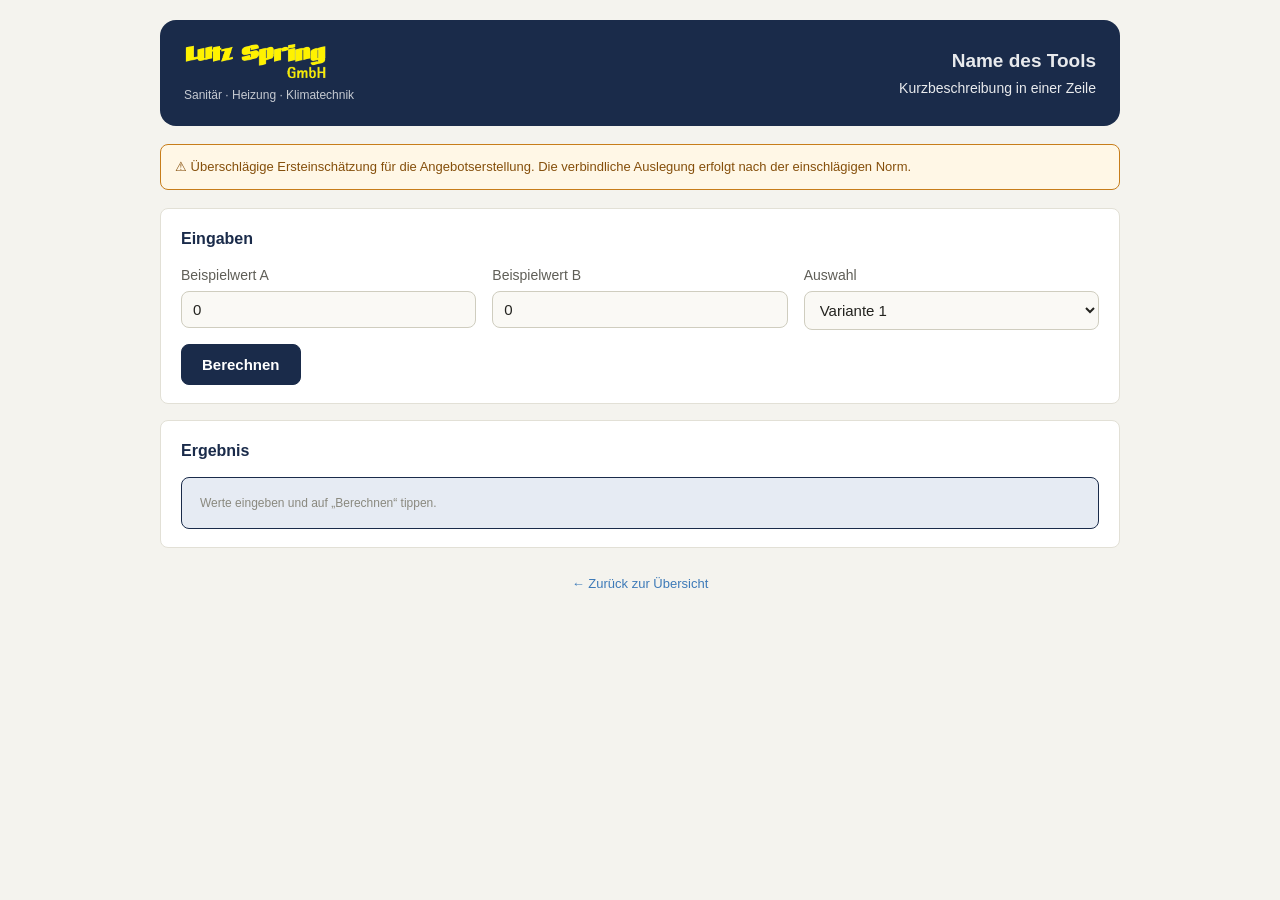
<file: _vorlage.html>
<!DOCTYPE html>
<!-- ============================================================
     VORLAGE FÜR EIN NEUES TOOL
     ------------------------------------------------------------
     So benutzt du diese Datei:
       1. Kopieren und sinnvoll benennen, z. B. "hydraulik.html"
          (Kleinschreibung, keine Umlaute, keine Leerzeichen)
       2. <title> und den Kopfbereich anpassen
       3. Eingabefelder und Rechenlogik ausfüllen
          (die mit TODO markierten Stellen)
       4. Kachel in index.html ergänzen — Muster steht ganz unten
       5. Zeile in der Tabelle in CLAUDE.md ergänzen

     Wichtig: Farben NICHT hier hart eintragen, sondern
     ausschließlich Tokens aus theme.css verwenden — sonst
     greift das nächste Redesign an dieser Datei vorbei.
     ============================================================ -->
<html lang="de">
<head>
<meta charset="UTF-8">
<meta name="viewport" content="width=device-width, initial-scale=1, viewport-fit=cover">
<title>Lutz Spring GmbH &ndash; Neues Tool</title>

<!-- iOS-Homescreen-Betrieb: bitte unverändert lassen -->
<meta name="apple-mobile-web-app-capable" content="yes">
<meta name="apple-mobile-web-app-status-bar-style" content="black-translucent">
<meta name="apple-mobile-web-app-title" content="Lutz Spring">
<meta name="theme-color" content="#1a2b4a">
<link rel="apple-touch-icon" href="logo.png">
<link rel="icon" href="logo.png">

<!-- Zentrale Design-Tokens. Muss VOR dem <style>-Block stehen. -->
<link rel="stylesheet" href="theme.css">

<style>
  /* Datei-eigene Namen -> zentrale Tokens aus theme.css. */
  :root{
    --accent:      var(--brand-navy);
    --accent-text: var(--brand-navy);
  }

  *{box-sizing:border-box;}
  html{-webkit-text-size-adjust:100%;}
  body{
    margin:0;
    background:var(--bg);
    color:var(--text);
    font-family:var(--font);
    line-height:1.5;
    padding:env(safe-area-inset-top) env(safe-area-inset-right)
            env(safe-area-inset-bottom) env(safe-area-inset-left);
    -webkit-tap-highlight-color:transparent;
  }
  .wrap{width:100%; max-width:1000px; margin:0 auto; padding:20px 20px 60px;}

  /* --- Kopfbereich --- */
  header{
    background:var(--accent);
    color:var(--text-on-dark);
    border-radius:var(--radius-lg);
    padding:22px 24px;
    margin-bottom:18px;
    display:flex; flex-wrap:wrap; gap:14px;
    align-items:center; justify-content:space-between;
  }
  .logo-img{height:38px; width:auto; display:block;}
  .brand-sub{font-size:12px; opacity:.75; margin-top:6px;}
  .tool-title{text-align:right; font-size:14px; opacity:.9;}
  .tool-title strong{display:block; font-size:19px; opacity:1; margin-bottom:2px;}

  /* --- Hinweisbanner --- */
  .hinweis{
    background:var(--status-amber-bg);
    border:1px solid var(--status-amber);
    color:var(--warn);
    border-radius:var(--radius);
    padding:12px 14px;
    font-size:13px;
    margin-bottom:18px;
  }

  /* --- Inhaltsblock --- */
  .block{
    background:var(--card);
    border:1px solid var(--border);
    border-radius:var(--radius);
    padding:18px 20px;
    margin-bottom:16px;
  }
  .block-title{
    font-weight:600; font-size:16px;
    color:var(--accent-text);
    margin-bottom:14px;
    display:flex; align-items:center; gap:8px;
  }

  /* --- Formularfelder --- */
  .fld{display:block; margin-bottom:14px; font-size:14px;}
  .fld > span{display:block; color:var(--text-2); margin-bottom:5px;}
  input, select, textarea{
    width:100%; padding:9px 11px;
    border:1px solid var(--border-strong);
    border-radius:var(--radius);
    background:var(--surface);
    color:var(--text);
    font-family:var(--font); font-size:15px;
  }
  input:focus, select:focus, textarea:focus{
    outline:2px solid var(--interactive);
    outline-offset:1px;
    border-color:var(--interactive);
  }
  .raster{display:grid; grid-template-columns:repeat(auto-fit,minmax(210px,1fr)); gap:0 16px;}

  /* --- Schaltflächen --- */
  button{
    font-family:var(--font); font-size:15px; font-weight:600;
    padding:11px 20px;
    border:1px solid var(--accent);
    border-radius:var(--radius);
    background:var(--accent);
    color:var(--text-on-dark);
    cursor:pointer;
  }
  button:hover{background:var(--brand-navy-light); border-color:var(--brand-navy-light);}
  .mini-btn{
    font-size:13px; font-weight:500; padding:6px 12px;
    background:var(--card); color:var(--accent-text);
    border-color:var(--border-strong);
  }
  .mini-btn:hover{background:var(--accent-bg); border-color:var(--accent);}

  /* --- Ergebnisbereich --- */
  .ergebnis{
    background:var(--accent-bg);
    border:1px solid var(--accent);
    border-radius:var(--radius);
    padding:16px 18px;
    margin-top:6px;
  }
  .ergebnis-zeile{
    display:flex; justify-content:space-between; gap:12px;
    padding:7px 0; border-bottom:1px solid var(--border);
    font-size:14px;
  }
  .ergebnis-zeile:last-child{border-bottom:0;}
  .ergebnis-zeile b{color:var(--accent-text);}
  .leise{color:var(--text-3); font-size:12px;}

  /* --- Fußzeile mit Rücksprung --- */
  footer{margin-top:26px; text-align:center; font-size:13px;}
  footer a{color:var(--interactive); text-decoration:none;}
  footer a:hover{text-decoration:underline;}

  @media (max-width:560px){
    header{flex-direction:column; align-items:flex-start;}
    .tool-title{text-align:left;}
  }
</style>
</head>
<body>
<div class="wrap">

  <header>
    <div class="brand">
      <img class="logo-img" src="logo.png" alt="Lutz Spring GmbH">
      <div class="brand-sub">Sanitär &middot; Heizung &middot; Klimatechnik</div>
    </div>
    <div class="tool-title">
      <!-- TODO: Name des Tools -->
      <strong>Name des Tools</strong>
      Kurzbeschreibung in einer Zeile
    </div>
  </header>

  <!-- TODO: Haftungshinweis anpassen oder Block entfernen -->
  <div class="hinweis">
    &#9888; Überschlägige Ersteinschätzung für die Angebotserstellung.
    Die verbindliche Auslegung erfolgt nach der einschlägigen Norm.
  </div>

  <div class="block">
    <div class="block-title">Eingaben</div>
    <div class="raster">
      <!-- TODO: eigene Eingabefelder -->
      <label class="fld">
        <span>Beispielwert A</span>
        <input type="number" id="wert-a" value="0" step="0.1" inputmode="decimal">
      </label>
      <label class="fld">
        <span>Beispielwert B</span>
        <input type="number" id="wert-b" value="0" step="0.1" inputmode="decimal">
      </label>
      <label class="fld">
        <span>Auswahl</span>
        <select id="modus">
          <option value="1">Variante 1</option>
          <option value="2">Variante 2</option>
        </select>
      </label>
    </div>
    <button id="btn-rechnen">Berechnen</button>
  </div>

  <div class="block">
    <div class="block-title">Ergebnis</div>
    <div class="ergebnis" id="ergebnis">
      <div class="leise">Werte eingeben und auf &bdquo;Berechnen&ldquo; tippen.</div>
    </div>
  </div>

  <footer>
    <a href="index.html">&larr; Zurück zur Übersicht</a>
  </footer>

</div>

<script>
(function(){
  "use strict";

  var $ = function(id){ return document.getElementById(id); };
  var num = function(id){ var v = parseFloat($(id).value); return isNaN(v) ? 0 : v; };

  // TODO: Hier die eigentliche Fachlogik einsetzen.
  // Rechenformeln bitte mit Quelle kommentieren (Norm, Handbuch, Seite),
  // damit sie später nachvollziehbar und prüfbar bleiben.
  function berechnen(){
    var a     = num('wert-a');
    var b     = num('wert-b');
    var modus = $('modus').value;

    var faktor   = (modus === '2') ? 1.15 : 1.0;
    var ergebnis = (a + b) * faktor;

    zeigeErgebnis([
      { label: 'Summe der Eingaben', wert: (a + b).toFixed(2) },
      { label: 'Angewendeter Faktor', wert: faktor.toFixed(2) },
      { label: 'Ergebnis',            wert: ergebnis.toFixed(2) + ' kW' }
    ]);
  }

  function zeigeErgebnis(zeilen){
    $('ergebnis').innerHTML = zeilen.map(function(z){
      return '<div class="ergebnis-zeile"><span>' + z.label +
             '</span><b>' + z.wert + '</b></div>';
    }).join('');
  }

  $('btn-rechnen').addEventListener('click', berechnen);

  // Live-Neuberechnung, sobald schon einmal gerechnet wurde
  ['wert-a','wert-b','modus'].forEach(function(id){
    $(id).addEventListener('input', function(){
      if ($('ergebnis').querySelector('.ergebnis-zeile')) berechnen();
    });
  });
})();
</script>

<!-- ============================================================
     SCHRITT 4 — Kachel in index.html ergänzen.
     Dieses Muster zwischen die vorhandenen Kacheln setzen und
     href, Titel und Beschreibung anpassen:

       <a class="kachel" href="DATEINAME.html">
         <div class="kachel-titel">Name des Tools</div>
         <div class="kachel-text">Kurzbeschreibung in einer Zeile</div>
       </a>

     Die genauen Klassennamen bitte aus index.html übernehmen —
     dort steht die maßgebliche Fassung.
     ============================================================ -->
</body>
</html>
</file>
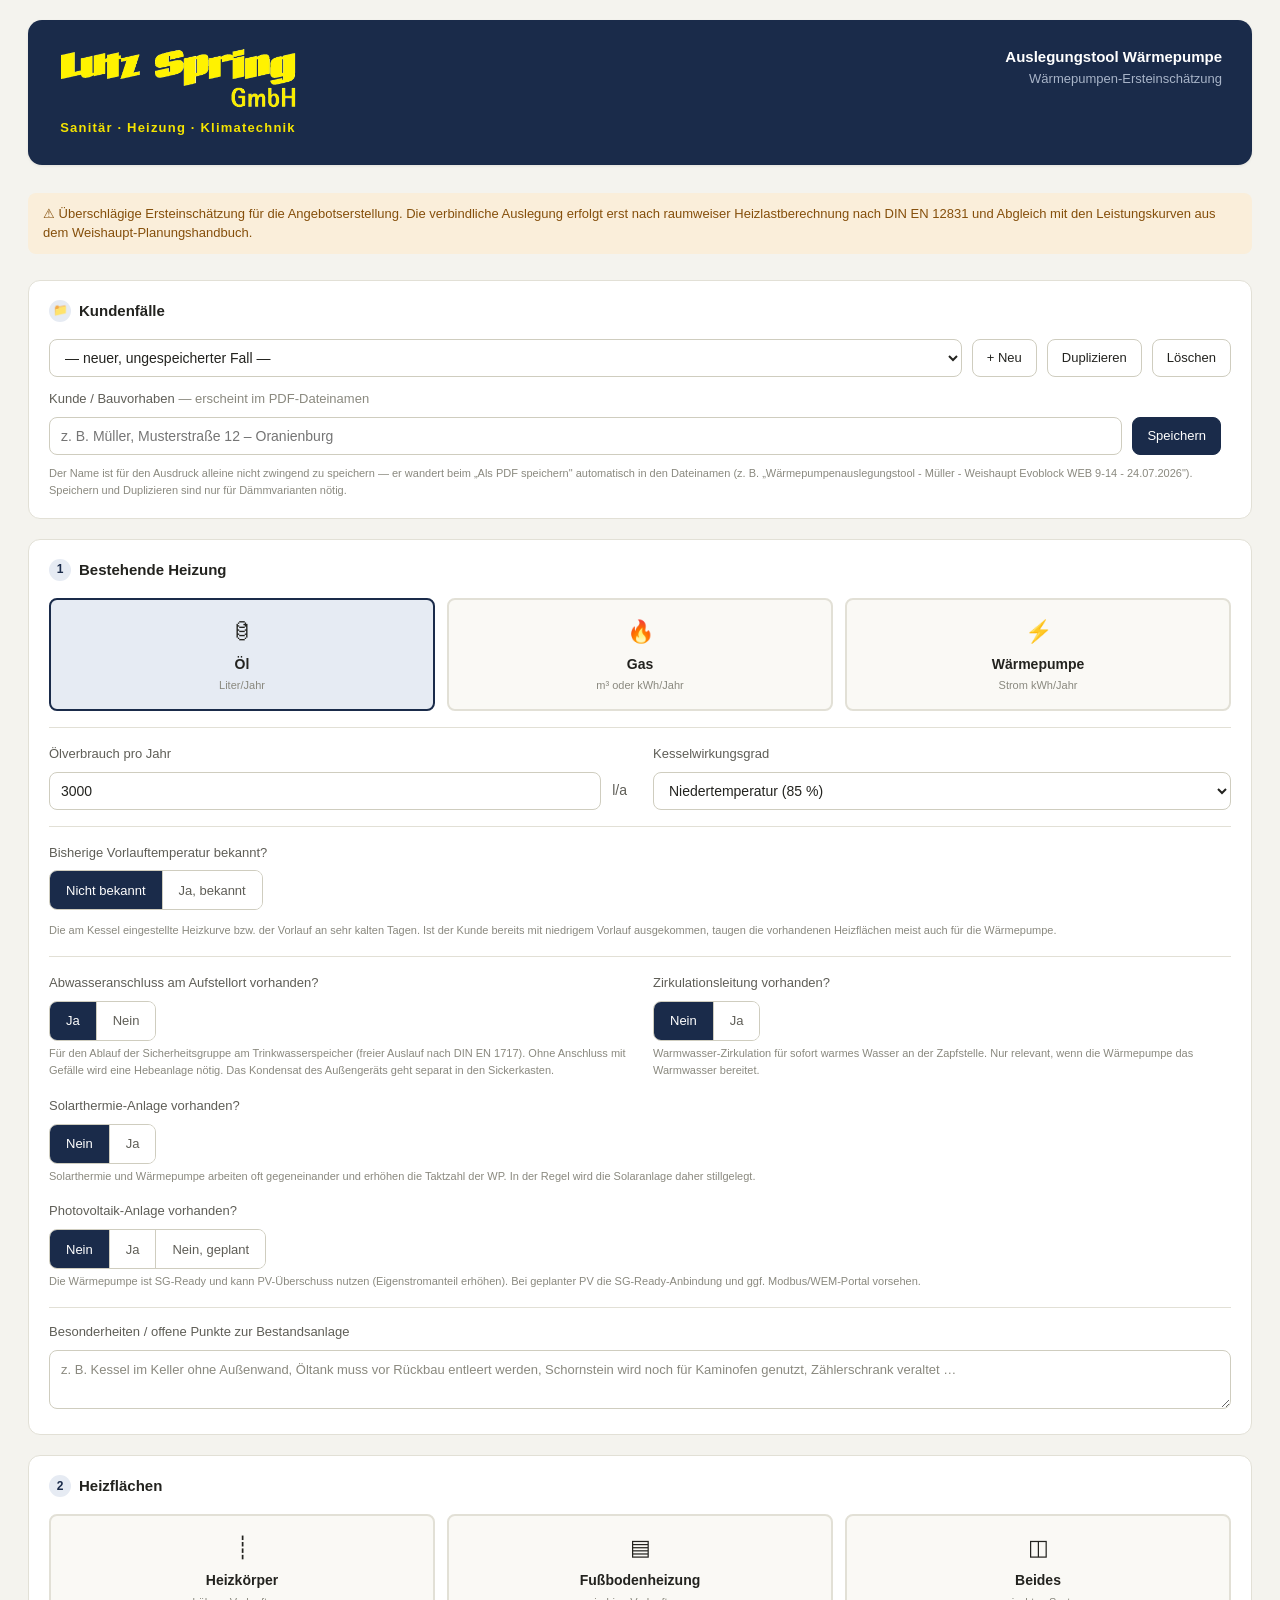
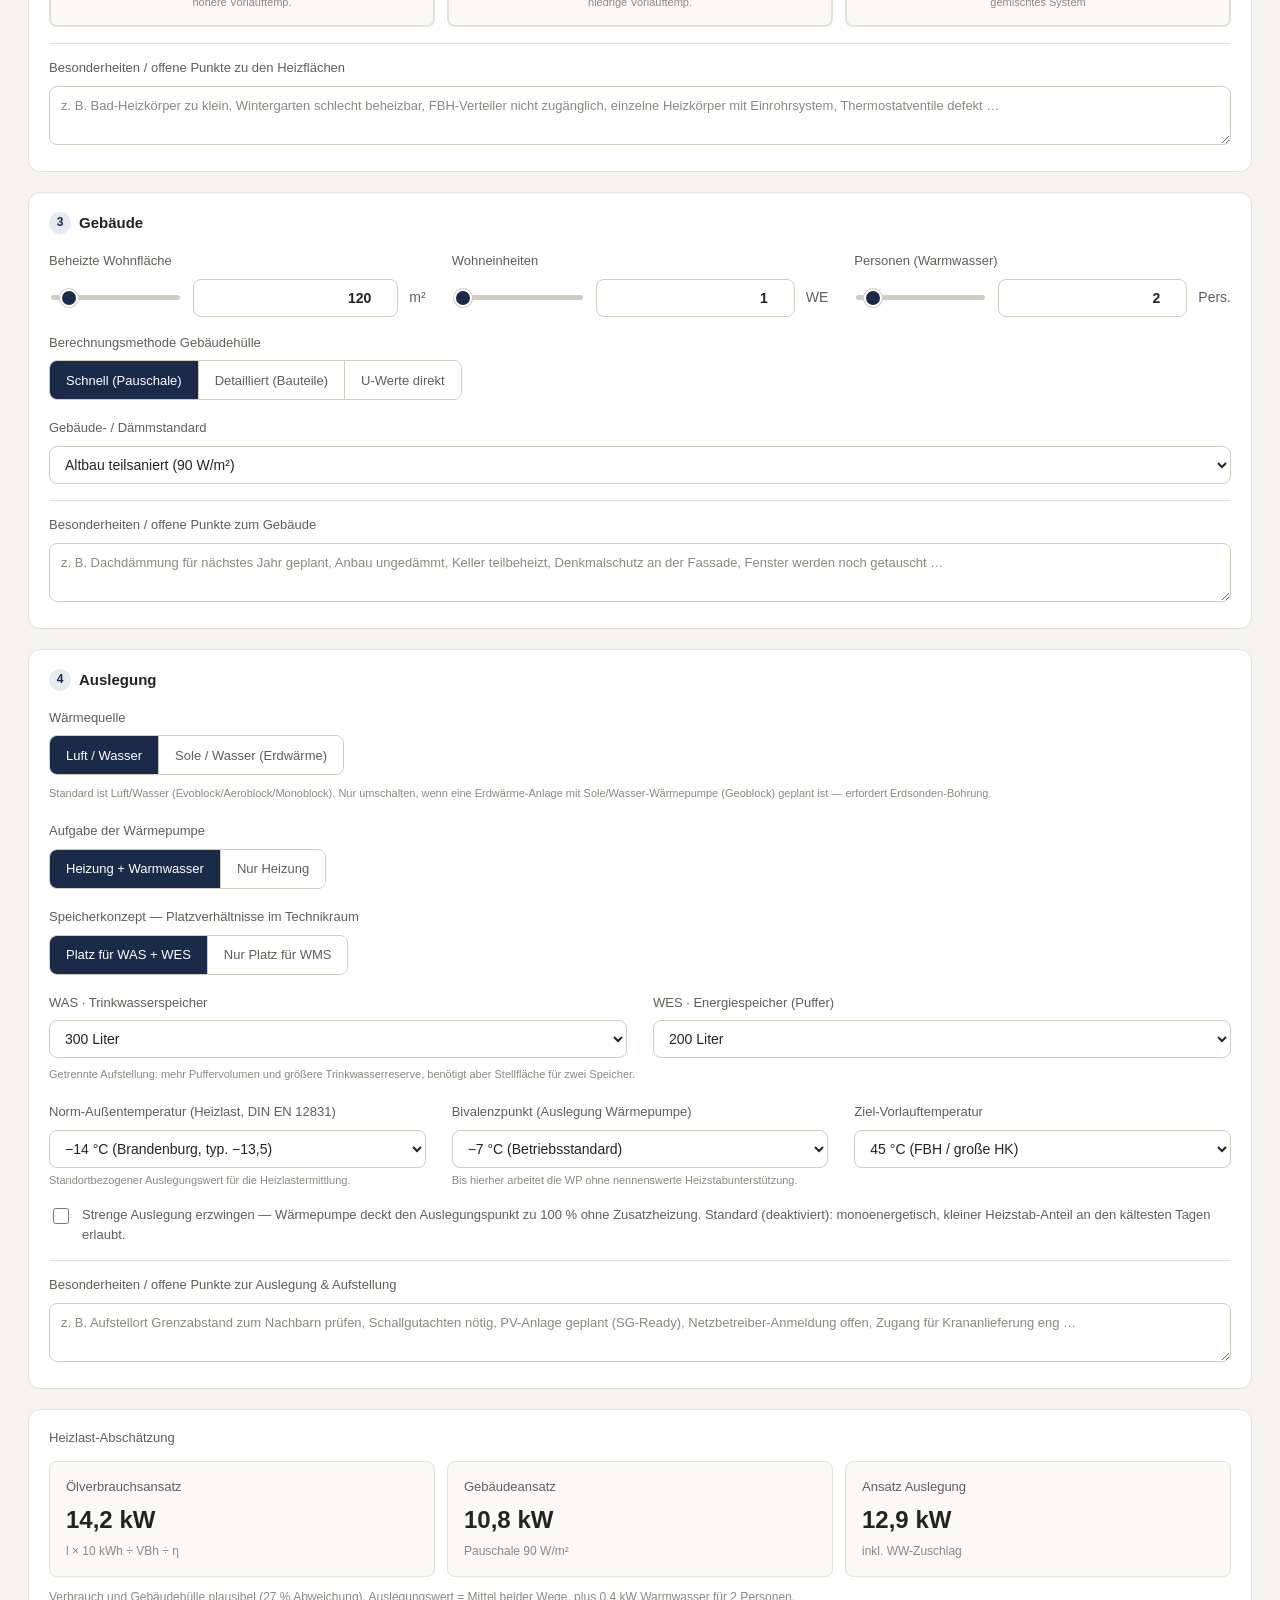
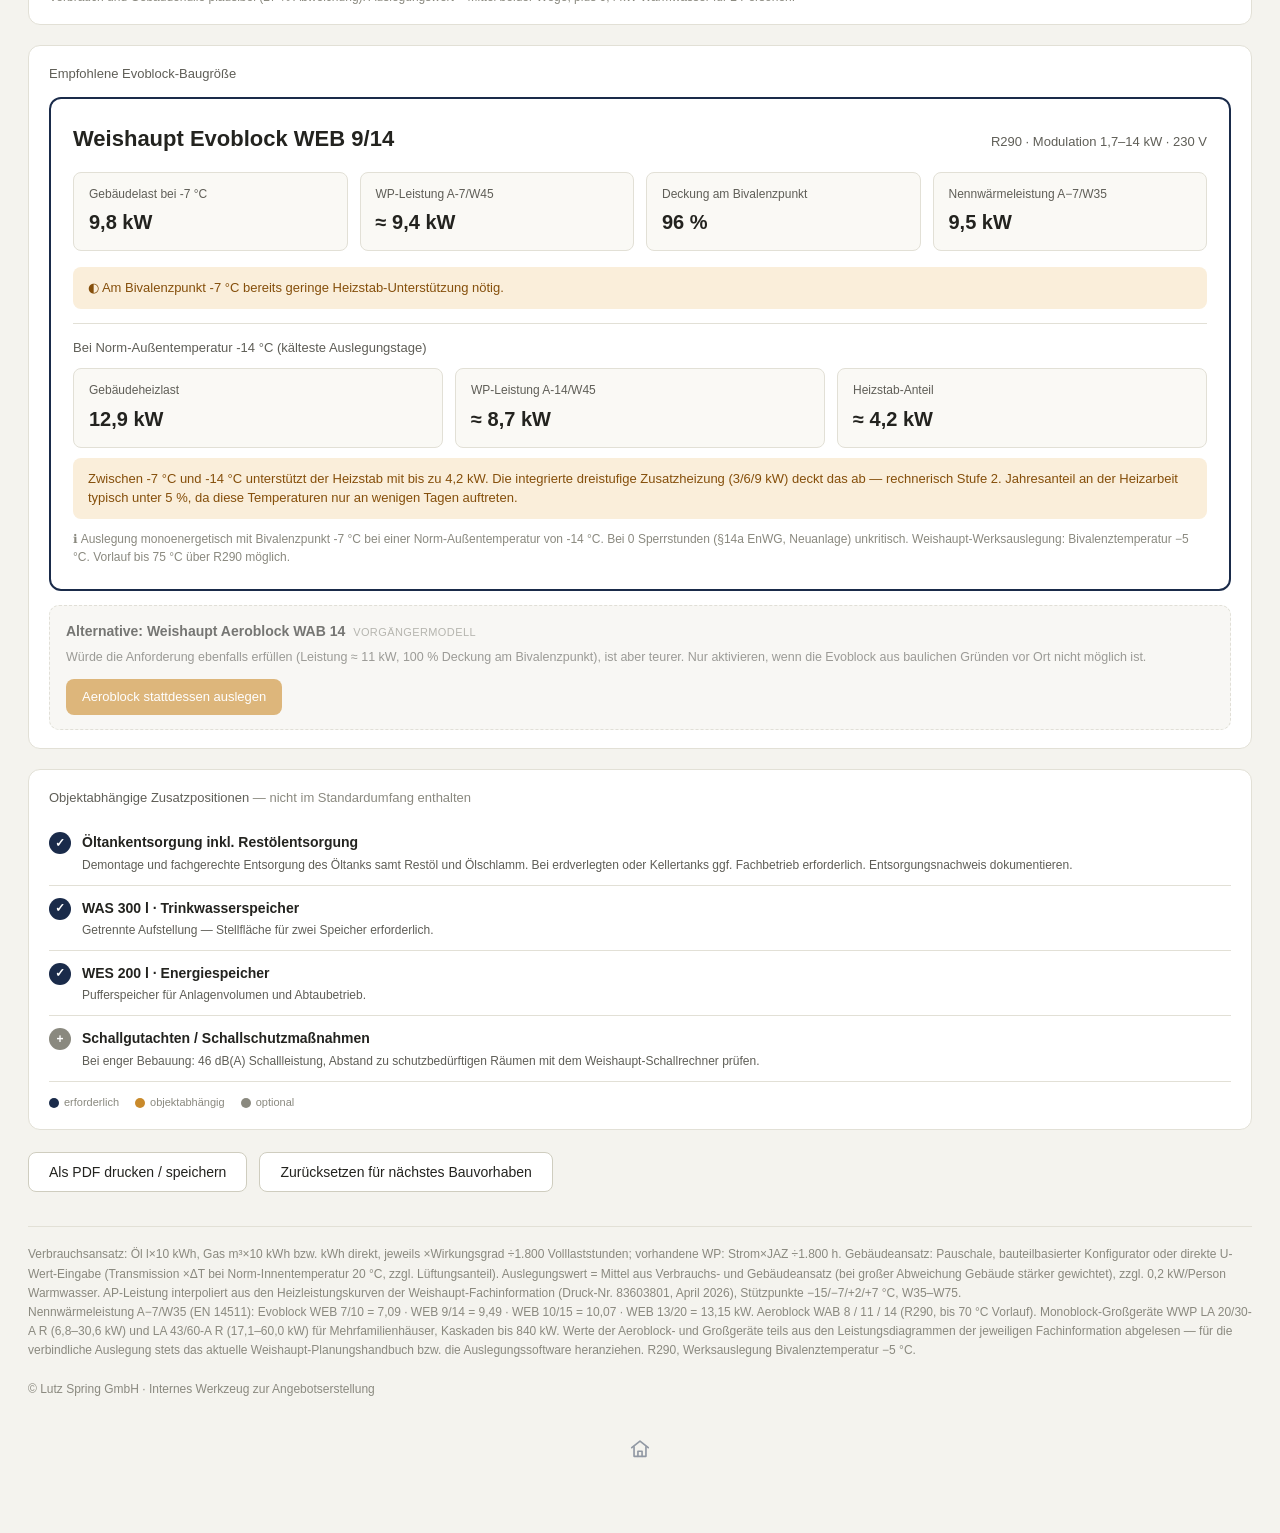
<file: auslegung.html>
<!DOCTYPE html>
<html lang="de">
<head>
<meta charset="UTF-8">
<meta name="viewport" content="width=device-width, initial-scale=1.0">
<title>Auslegungstool Wärmepumpe · Lutz Spring GmbH</title>
<link rel="stylesheet" href="theme.css">
<style>
  /* Datei-eigene Namen -> zentrale Tokens aus theme.css.
     Farbwerte stehen ausschliesslich in theme.css. */
  :root{
    --accent:      var(--brand-navy);
    --accent-text: var(--brand-navy);
  }
  *{box-sizing:border-box;}
  body{
    margin:0; background:var(--bg); color:var(--text);
    font-family:var(--font); font-size:16px; line-height:1.6;
    -webkit-font-smoothing:antialiased;
  }
  .wrap{width:100%; max-width:1400px; margin:0 auto; padding:0 28px 60px;}
  @media (max-width:700px){ .wrap{padding:0 14px 50px;} }
  header{
    display:flex; align-items:flex-start; justify-content:space-between;
    padding:26px 30px; margin:20px 0 28px;
    background:var(--brand-navy); border-radius:14px; flex-wrap:wrap; gap:16px;
    box-shadow:0 1px 3px var(--shadow-soft);
  }
  .brand{display:inline-flex; flex-direction:column; align-items:center; gap:8px;}
  .zurueck{
    display:inline-flex; align-items:center; justify-content:center;
    width:48px; height:48px; flex-shrink:0;
    color:var(--accent); text-decoration:none; line-height:1;
    opacity:.45; transition:opacity .12s;
  }
  .zurueck:hover{opacity:1;}
  .zurueck:active{opacity:.3;}
  .brand img.logo-img{width:240px; height:auto; display:block;}
  .brand-sub{color:var(--brand-yellow); font-size:13px; font-weight:600; letter-spacing:1.2px; text-align:center; white-space:nowrap;}
  .tool-title{font-size:13px; color:var(--text-on-dark-2); text-align:right; line-height:1.5;}
  .tool-title strong{display:block; color:var(--text-on-dark); font-size:15px; font-weight:600;}
  .hinweis{
    background:var(--warn-bg); border-radius:var(--radius);
    padding:11px 15px; margin-bottom:26px; font-size:13px;
    color:var(--warn); line-height:1.5;
  }
  .block{border:1px solid var(--border); border-radius:12px; padding:18px 20px; margin-bottom:20px; background:var(--card);}
  .block-title{font-size:15px; font-weight:600; margin-bottom:16px; display:flex; align-items:center; gap:8px;}
  .block-title .num{
    width:22px; height:22px; border-radius:50%; background:var(--accent-bg); color:var(--accent);
    display:inline-flex; align-items:center; justify-content:center; font-size:12px; font-weight:700; flex-shrink:0;
  }
  .grid-in{display:grid; grid-template-columns:repeat(auto-fit,minmax(250px,1fr)); gap:18px 26px;}
  label.fld{display:block; font-size:13px; color:var(--text-2); margin-bottom:7px;}
  .row{display:flex; align-items:center; gap:11px;}
  .val{font-size:14px; font-weight:600; min-width:66px; text-align:right;}
  .val-input{
    width:72px; height:34px; padding:0 8px; font-size:14px; font-weight:600;
    font-family:var(--font); color:var(--text); text-align:right;
    background:var(--card); border:1px solid var(--border-strong); border-radius:var(--radius); outline:none;
  }
  .val-input:focus{border-color:var(--accent); box-shadow:0 0 0 3px var(--accent-bg);}
  select, input[type=number]{
    width:100%; height:38px; padding:0 11px; font-size:14px;
    font-family:var(--font); color:var(--text);
    background:var(--card); border:1px solid var(--border-strong);
    border-radius:var(--radius); outline:none;
  }
  select:focus, input[type=number]:focus{border-color:var(--accent); box-shadow:0 0 0 3px var(--accent-bg);}
  input[type=range]{-webkit-appearance:none; appearance:none; height:5px; border-radius:3px; background:var(--border-strong); outline:none;}
  input[type=range]::-webkit-slider-thumb{-webkit-appearance:none; appearance:none; width:18px; height:18px; border-radius:50%; background:var(--accent); cursor:pointer; border:2px solid var(--card); box-shadow:0 0 0 1px var(--border-strong);}
  input[type=range]::-moz-range-thumb{width:18px; height:18px; border-radius:50%; background:var(--accent); cursor:pointer; border:2px solid var(--card);}
  .unit{font-size:14px; color:var(--text-2); white-space:nowrap;}
  .segment{display:inline-flex; border:1px solid var(--border-strong); border-radius:var(--radius); overflow:hidden;}
  .segment button{
    height:38px; padding:0 16px; font-size:13px; font-family:var(--font);
    background:var(--card); color:var(--text-2); border:none; cursor:pointer; border-right:1px solid var(--border-strong);
  }
  .segment button:last-child{border-right:none;}
  .segment button.active{background:var(--accent); color:var(--text-on-dark); font-weight:500;}
  .heizart-grid{display:grid; grid-template-columns:repeat(3,1fr); gap:12px;}
  .heizart-card, .heizflaeche-card{
    border:2px solid var(--border); border-radius:var(--radius); padding:14px 12px; text-align:center; cursor:pointer;
    background:var(--surface); transition:border-color .1s;
  }
  .heizart-card:hover, .heizflaeche-card:hover{border-color:var(--border-strong);}
  .heizart-card.active, .heizflaeche-card.active{border-color:var(--accent); background:var(--accent-bg);}
  .heizart-icon{font-size:22px; margin-bottom:4px;}
  .heizart-lbl{font-size:14px; font-weight:600;}
  .heizart-sub{font-size:11px; color:var(--text-3); margin-top:2px;}
  .subpanel{margin-top:16px; padding-top:16px; border-top:1px solid var(--border); display:none;}
  .subpanel.show{display:block;}
  .mode-panel{display:none; margin-top:14px;}
  .mode-panel.show{display:block;}
  .section-label{font-size:13px; color:var(--text-2); margin-bottom:12px;}
  .stat-grid{display:grid; grid-template-columns:repeat(auto-fit,minmax(150px,1fr)); gap:12px;}
  .stat{background:var(--surface); border-radius:var(--radius); padding:15px 16px; border:1px solid var(--border);}
  .stat-lbl{font-size:13px; color:var(--text-2); margin-bottom:4px;}
  .stat-val{font-size:24px; font-weight:600;}
  .stat-sub{font-size:12px; color:var(--text-3); margin-top:2px;}
  .plausi{font-size:12px; color:var(--text-3); margin-top:11px; line-height:1.5;}
  .rec-card{border:2px solid var(--accent); border-radius:12px; padding:22px; background:var(--card);}
  .rec-head{display:flex; align-items:baseline; justify-content:space-between; margin-bottom:16px; flex-wrap:wrap; gap:6px;}
  .rec-name{font-size:22px; font-weight:600;}
  .rec-meta{font-size:13px; color:var(--text-2);}
  .rec-stats{display:grid; grid-template-columns:repeat(auto-fit,minmax(130px,1fr)); gap:12px; margin-bottom:16px;}
  .rec-stat{background:var(--surface); border-radius:var(--radius); padding:12px 15px; border:1px solid var(--border);}
  .rec-stat-lbl{font-size:12px; color:var(--text-2);}
  .rec-stat-val{font-size:20px; font-weight:600; margin-top:2px;}
  .badge{border-radius:var(--radius); padding:11px 15px; font-size:13px; line-height:1.5; margin-bottom:11px;}
  .b-success{background:var(--success-bg); color:var(--success);}
  .b-warn{background:var(--warn-bg); color:var(--warn);}
  .b-danger{background:var(--danger-bg); color:var(--danger);}
  .note{font-size:12px; color:var(--text-3); line-height:1.55;}
  .toggle-row{margin-top:16px; display:flex; align-items:flex-start; gap:10px; font-size:13px; color:var(--text-2); line-height:1.5;}
  .toggle-row input{width:16px; height:16px; cursor:pointer; margin-top:3px; flex-shrink:0;}
  footer{margin-top:34px; padding-top:18px; border-top:1px solid var(--border); font-size:12px; color:var(--text-3); line-height:1.6;}
  .print-btn{margin-top:22px; height:40px; padding:0 20px; font-size:14px; font-family:var(--font); color:var(--text); background:var(--card); border:1px solid var(--border-strong); border-radius:var(--radius); cursor:pointer;}
  .print-btn:hover{background:var(--surface);}
  .mini-btn{
    height:38px; padding:0 14px; font-size:13px; font-family:var(--font);
    color:var(--text); background:var(--card); border:1px solid var(--border-strong);
    border-radius:var(--radius); cursor:pointer; white-space:nowrap;
  }
  .mini-btn:hover{background:var(--surface);}
  .mini-btn.accent{background:var(--accent); color:var(--text-on-dark); border-color:var(--accent);}
  .mini-btn.accent:hover{background:var(--brand-navy-dark);}
  .uwert-hint{font-size:11px; color:var(--text-3); margin-top:4px;}
  .verteiler-row{display:flex; align-items:center; gap:10px; margin-bottom:10px;}
  .verteiler-row .vt-name{flex:1.4; height:38px; padding:0 11px; font-size:14px; font-family:var(--font); color:var(--text); background:var(--card); border:1px solid var(--border-strong); border-radius:var(--radius); outline:none;}
  .verteiler-row .vt-kreise{flex:0.8; height:38px; padding:0 11px; font-size:14px; font-family:var(--font); color:var(--text); background:var(--card); border:1px solid var(--border-strong); border-radius:var(--radius); outline:none;}
  .verteiler-row .vt-del{width:34px; height:34px; flex-shrink:0; border:1px solid var(--border-strong); border-radius:var(--radius); background:var(--card); color:var(--text-2); font-size:18px; line-height:1; cursor:pointer;}
  .verteiler-row .vt-del:hover{background:var(--danger-bg); color:var(--danger); border-color:var(--danger);}
  .vt-add{height:38px; padding:0 16px; font-size:13px; font-family:var(--font); color:var(--accent); background:var(--accent-bg); border:1px solid var(--accent); border-radius:var(--radius); cursor:pointer; font-weight:500;}
  .vt-add:hover{background:var(--blue-hover);}
  .pg-box{border:1.5px solid var(--border-strong); border-radius:10px; padding:14px 16px; margin-top:14px;}
  .pg-box.pg1{border-left:4px solid var(--gold); background:var(--gold-bg);}
  .pg-box.pg2{border-left:4px solid var(--accent); background:var(--blue-bg);}
  .pg-head{display:flex; align-items:center; gap:8px; font-size:13px; font-weight:700; margin-bottom:12px;}
  .pg-head .pg-num{width:22px; height:22px; border-radius:50%; display:inline-flex; align-items:center; justify-content:center; font-size:12px; color:var(--text-on-dark); flex-shrink:0;}
  .pg-box.pg1 .pg-num{background:var(--gold);}
  .pg-box.pg2 .pg-num{background:var(--accent);}
  .pg-box.pg1 .pg-head{color:var(--gold-text);}
  .pg-box.pg2 .pg-head{color:var(--accent);}
  .pg-head .pg-sub{font-weight:400; color:var(--text-3); font-size:12px;}
  .komp-item{display:flex; align-items:flex-start; gap:11px; padding:11px 0; border-bottom:1px solid var(--border);}
  .komp-item:last-child{border-bottom:none;}
  .komp-icon{width:22px; height:22px; border-radius:50%; flex-shrink:0; display:inline-flex; align-items:center; justify-content:center; font-size:12px; font-weight:700; color:var(--text-on-dark); margin-top:1px;}
  .komp-icon.pflicht{background:var(--accent);}
  .komp-icon.bedingt{background:var(--gold);}
  .komp-icon.option{background:var(--text-3);}
  .komp-txt{flex:1;}
  .komp-name{font-size:14px; font-weight:600;}
  .komp-desc{font-size:12px; color:var(--text-2); margin-top:2px; line-height:1.5;}
  .komp-legende{font-size:11px; color:var(--text-3); margin-top:12px; display:flex; gap:16px; flex-wrap:wrap;}
  .komp-legende span{display:inline-flex; align-items:center; gap:5px;}
  .komp-legende i{width:10px; height:10px; border-radius:50%; display:inline-block;}
  .alt-card{margin-top:14px; padding:14px 16px; border:1px dashed var(--border-strong); border-radius:10px; background:var(--bg); opacity:.62; transition:opacity .15s;}
  .alt-card:hover{opacity:.85;}
  .alt-card.aktiv{opacity:1; border-style:solid; border-color:var(--gold); background:var(--gold-bg);}
  .alt-head{font-size:14px; font-weight:700; color:var(--text); margin-bottom:6px;}
  .alt-head .alt-sub{font-size:11px; font-weight:400; color:var(--text-3); text-transform:uppercase; letter-spacing:.4px; margin-left:4px;}
  .alt-badge{display:inline-block; background:var(--gold); color:var(--text-on-dark); font-size:11px; font-weight:600; padding:2px 8px; border-radius:20px; margin-right:6px; text-transform:none; letter-spacing:0;}
  .alt-desc{font-size:12.5px; color:var(--text-2); line-height:1.55; margin-bottom:11px;}
  .alt-btn{height:36px; padding:0 16px; font-size:13px; font-family:var(--font); font-weight:500; color:var(--text-on-dark); background:var(--gold); border:none; border-radius:var(--radius); cursor:pointer;}
  .alt-btn:hover{background:var(--gold-hover);}
  .bes-wrap{border-top:1px solid var(--border); margin-top:16px; padding-top:14px;}
  .bes-wrap textarea{
    width:100%; min-height:58px; padding:9px 11px; font-size:13px; font-family:var(--font);
    color:var(--text); background:var(--card); border:1px solid var(--border-strong);
    border-radius:var(--radius); outline:none; resize:vertical; line-height:1.5;
  }
  .bes-wrap textarea:focus{border-color:var(--accent); box-shadow:0 0 0 3px var(--accent-bg);}
  .bes-wrap textarea::placeholder{color:var(--text-3);}
  #print-summary{display:none;}
  @media print{
    body{background:var(--card);}
    .print-btn{display:none;}
    .zurueck{display:none;}
    .heizart-card, .heizflaeche-card{cursor:default;}
    header{-webkit-print-color-adjust:exact; print-color-adjust:exact;}
    .mini-btn{display:none;}
    #kunde-select,#kunde-name{border:none;}
    /* Bedien-Blöcke und Live-Ergebnisse im Druck ausblenden */
    .block, footer{display:none;}
    .hinweis{display:none;}
    /* Zusammenfassung anzeigen */
    #print-summary{display:block; -webkit-print-color-adjust:exact; print-color-adjust:exact;}
    header{margin-top:0;}
    .wrap{max-width:100%; padding:0;}
    @page{margin:14mm;}
  }
  #print-summary .ps-title{font-size:17px; font-weight:700; color:var(--text); margin:4px 0 2px;}
  #print-summary .ps-meta{font-size:12px; color:var(--text-2); margin-bottom:14px;}
  #print-summary .ps-cols{display:flex; gap:24px;}
  #print-summary .ps-col{flex:1;}
  #print-summary .ps-h{font-size:12px; font-weight:700; color:var(--accent); text-transform:uppercase; letter-spacing:.4px; margin-bottom:6px; border-bottom:1.5px solid var(--accent); padding-bottom:3px;}
  #print-summary .ps-table{width:100%; border-collapse:collapse; font-size:12.5px; margin-bottom:4px;}
  #print-summary .ps-table td{padding:3px 0; vertical-align:top;}
  #print-summary .ps-table td:first-child{color:var(--text-2); width:52%; padding-right:8px;}
  #print-summary .ps-table td:last-child{color:var(--text); font-weight:500; text-align:right;}
  #print-summary .ps-result{margin-top:14px; padding:14px 16px; border:2px solid var(--accent); border-radius:10px; background:var(--blue-bg-2);}
  #print-summary .ps-result .ps-r-name{font-size:18px; font-weight:700; color:var(--text);}
  #print-summary .ps-result .ps-r-sub{font-size:12px; color:var(--text-2); margin-bottom:8px;}
  #print-summary .ps-result table{width:100%; border-collapse:collapse; font-size:12.5px;}
  #print-summary .ps-result td{padding:3px 0;}
  #print-summary .ps-result td:first-child{color:var(--text-2);}
  #print-summary .ps-result td:last-child{text-align:right; font-weight:600;}
  #print-summary .ps-note{font-size:11.5px; color:var(--text-2); margin-top:10px; line-height:1.5;}
  #print-summary .ps-disclaimer{font-size:10.5px; color:var(--text-3); margin-top:16px; padding-top:8px; border-top:1px solid var(--border); line-height:1.5;}
  #print-summary .psk-item{font-size:11.5px; line-height:1.5; padding:3px 0; display:flex; gap:7px;}
  #print-summary .psk-mark{font-weight:700; flex-shrink:0; width:12px;}
  #print-summary .psk-name{font-weight:600;}
  #print-summary .psk-desc{color:var(--text-2);}
  #print-summary .psk-legende{font-size:10.5px; color:var(--text-3); margin-top:6px;}
  #print-summary .psb-item{font-size:11.5px; line-height:1.5; margin-bottom:7px;}
  #print-summary .psb-label{font-weight:600; color:var(--text);}
  #print-summary .psb-text{color:var(--text-2); white-space:pre-wrap;}
</style>
</head>
<body>
<div class="wrap">

  <header>
    <div class="brand">
      <img class="logo-img" src="[data-uri]" alt="Lutz Spring GmbH">
      <div class="brand-sub">Sanitär · Heizung · Klimatechnik</div>
    </div>
    <div class="tool-title">
      <strong>Auslegungstool Wärmepumpe</strong>
      Wärmepumpen-Ersteinschätzung
    </div>
  </header>

  <div class="hinweis">
    &#9888; Überschlägige Ersteinschätzung für die Angebotserstellung. Die verbindliche Auslegung erfolgt erst nach raumweiser Heizlastberechnung nach DIN EN 12831 und Abgleich mit den Leistungskurven aus dem Weishaupt-Planungshandbuch.
  </div>

  <!-- BLOCK 0: Kundenliste -->
  <div class="block">
    <div class="block-title"><span class="num">&#128193;</span> Kundenfälle</div>
    <div style="display:flex; align-items:center; gap:10px; flex-wrap:wrap; margin-bottom:12px;">
      <select id="kunde-select" style="flex:1; min-width:180px;">
        <option value="">— neuer, ungespeicherter Fall —</option>
      </select>
      <button class="mini-btn" id="kunde-neu" title="Neuen leeren Fall beginnen">+ Neu</button>
      <button class="mini-btn" id="kunde-dupl" title="Aktuellen Fall als Kopie speichern (z. B. für Dämmvariante)">Duplizieren</button>
      <button class="mini-btn" id="kunde-del" title="Ausgewählten Fall löschen">Löschen</button>
    </div>
    <label class="fld">Kunde / Bauvorhaben <span style="color:var(--text-3); font-weight:400;">— erscheint im PDF-Dateinamen</span></label>
    <div style="display:flex; align-items:center; gap:10px; flex-wrap:wrap;">
      <input type="text" id="kunde-name" placeholder="z. B. Müller, Musterstraße 12 – Oranienburg" style="flex:1; min-width:200px; height:38px; padding:0 11px; font-size:14px; font-family:var(--font); color:var(--text); background:var(--card); border:1px solid var(--border-strong); border-radius:var(--radius); outline:none;">
      <button class="mini-btn accent" id="kunde-save">Speichern</button>
      <span id="save-status" style="font-size:12px; color:var(--text-3);"></span>
    </div>
    <div class="uwert-hint" style="margin-top:10px;">Der Name ist für den Ausdruck alleine nicht zwingend zu speichern — er wandert beim „Als PDF speichern" automatisch in den Dateinamen (z. B. „Wärmepumpenauslegungstool - Müller - Weishaupt Evoblock WEB 9-14 - 24.07.2026"). Speichern und Duplizieren sind nur für Dämmvarianten nötig.</div>
  </div>

  <!-- BLOCK 1: Bestandsanlage / Heizart -->
  <div class="block">
    <div class="block-title"><span class="num">1</span> Bestehende Heizung</div>
    <div class="heizart-grid">
      <div class="heizart-card" data-heizart="oel">
        <div class="heizart-icon">&#128738;</div>
        <div class="heizart-lbl">Öl</div>
        <div class="heizart-sub">Liter/Jahr</div>
      </div>
      <div class="heizart-card" data-heizart="gas">
        <div class="heizart-icon">&#128293;</div>
        <div class="heizart-lbl">Gas</div>
        <div class="heizart-sub">m³ oder kWh/Jahr</div>
      </div>
      <div class="heizart-card" data-heizart="wp">
        <div class="heizart-icon">&#9889;</div>
        <div class="heizart-lbl">Wärmepumpe</div>
        <div class="heizart-sub">Strom kWh/Jahr</div>
      </div>
    </div>

    <!-- Öl -->
    <div class="subpanel" id="panel-oel">
      <div class="grid-in">
        <div>
          <label class="fld">Ölverbrauch pro Jahr</label>
          <div class="row"><input type="number" id="oel-verbrauch" value="3000" min="0" max="12000" step="100" style="flex:1;"><span class="unit">l/a</span></div>
        </div>
        <div>
          <label class="fld">Kesselwirkungsgrad</label>
          <select id="oel-eta">
            <option value="0.80">Alter Standardkessel (80 %)</option>
            <option value="0.85" selected>Niedertemperatur (85 %)</option>
            <option value="0.90">Brennwert (90 %)</option>
          </select>
        </div>
      </div>
    </div>

    <!-- Gas -->
    <div class="subpanel" id="panel-gas">
      <div class="grid-in">
        <div>
          <label class="fld">Gasverbrauch pro Jahr</label>
          <div class="row"><input type="number" id="gas-verbrauch" value="3000" min="0" max="60000" step="100" style="flex:1;"><span class="unit" id="gas-unit">m³/a</span></div>
        </div>
        <div>
          <label class="fld">Abrechnungseinheit</label>
          <div class="segment" id="gas-einheit">
            <button type="button" data-einheit="m3" class="active">m³</button>
            <button type="button" data-einheit="kwh">kWh</button>
          </div>
          <div class="uwert-hint" id="gas-brennwert-hint">Brennwert ~10 kWh/m³ (Erdgas H). Bei m³-Abrechnung automatisch umgerechnet.</div>
        </div>
        <div>
          <label class="fld">Kesselwirkungsgrad</label>
          <select id="gas-eta">
            <option value="0.85">Alter Heizwertkessel (85 %)</option>
            <option value="0.90" selected>Niedertemperatur (90 %)</option>
            <option value="0.96">Brennwert (96 %)</option>
          </select>
        </div>
      </div>
    </div>

    <!-- WP -->
    <div class="subpanel" id="panel-wp">
      <div class="grid-in">
        <div>
          <label class="fld">Stromverbrauch Wärmepumpe/Jahr</label>
          <div class="row"><input type="number" id="wp-strom" value="4500" min="0" max="20000" step="100" style="flex:1;"><span class="unit">kWh/a</span></div>
          <div class="uwert-hint">Nur WP-Strom, ohne Haushaltsstrom. Falls Zwischenzähler vorhanden.</div>
        </div>
        <div>
          <label class="fld">Jahresarbeitszahl (JAZ)</label>
          <div class="row"><input type="number" id="wp-jaz" value="3.5" min="1.5" max="6" step="0.1" style="flex:1;"><span class="unit">–</span></div>
          <div class="uwert-hint">Aus Zählerablesung ermittelt oder geschätzt (Luft/Wasser typ. 3,0–4,0).</div>
        </div>
      </div>
    </div>

    <!-- Bisherige Vorlauftemperatur -->
    <div style="border-top:1px solid var(--border); margin-top:16px; padding-top:16px;">
      <label class="fld">Bisherige Vorlauftemperatur bekannt?</label>
      <div class="segment" id="alt-vl-bekannt" style="margin-bottom:4px;">
        <button type="button" data-altvl="nein" class="active">Nicht bekannt</button>
        <button type="button" data-altvl="ja">Ja, bekannt</button>
      </div>

      <div class="mode-panel" id="alt-vl-panel">
        <div class="grid-in" style="margin-top:14px;">
          <div>
            <label class="fld">Vorlauf der Altanlage am kältesten Tag</label>
            <div class="row">
              <input type="number" id="alt-vl-wert" value="60" min="30" max="90" step="1" style="flex:1;">
              <span class="unit">°C</span>
            </div>
          </div>
          <div>
            <label class="fld">Wurde es damit ausreichend warm?</label>
            <select id="alt-vl-komfort">
              <option value="ja" selected>Ja, Räume wurden warm</option>
              <option value="knapp">Knapp / einzelne Räume kühl</option>
              <option value="nein">Nein, es war zu kalt</option>
            </select>
          </div>
        </div>
        <div id="alt-vl-bewertung" style="margin-top:12px;"></div>
      </div>

      <div class="uwert-hint" id="alt-vl-hint" style="margin-top:8px;">Die am Kessel eingestellte Heizkurve bzw. der Vorlauf an sehr kalten Tagen. Ist der Kunde bereits mit niedrigem Vorlauf ausgekommen, taugen die vorhandenen Heizflächen meist auch für die Wärmepumpe.</div>
    </div>

    <!-- Bauliche Gegebenheiten -->
    <div style="border-top:1px solid var(--border); margin-top:16px; padding-top:16px;">
      <div class="grid-in">
        <div>
          <label class="fld">Abwasseranschluss am Aufstellort vorhanden?</label>
          <div class="segment" id="abwasser">
            <button type="button" data-abw="ja" class="active">Ja</button>
            <button type="button" data-abw="nein">Nein</button>
          </div>
          <div class="uwert-hint">Für den Ablauf der Sicherheitsgruppe am Trinkwasserspeicher (freier Auslauf nach DIN EN 1717). Ohne Anschluss mit Gefälle wird eine Hebeanlage nötig. Das Kondensat des Außengeräts geht separat in den Sickerkasten.</div>
        </div>
        <div>
          <label class="fld">Zirkulationsleitung vorhanden?</label>
          <div class="segment" id="zirkulation">
            <button type="button" data-zirk="nein" class="active">Nein</button>
            <button type="button" data-zirk="ja">Ja</button>
          </div>
          <div class="uwert-hint">Warmwasser-Zirkulation für sofort warmes Wasser an der Zapfstelle. Nur relevant, wenn die Wärmepumpe das Warmwasser bereitet.</div>
        </div>
      </div>

      <div class="grid-in" style="margin-top:16px;">
        <div>
          <label class="fld">Solarthermie-Anlage vorhanden?</label>
          <div class="segment" id="solar">
            <button type="button" data-solar="nein" class="active">Nein</button>
            <button type="button" data-solar="ja">Ja</button>
          </div>
          <div class="uwert-hint">Solarthermie und Wärmepumpe arbeiten oft gegeneinander und erhöhen die Taktzahl der WP. In der Regel wird die Solaranlage daher stillgelegt.</div>
        </div>
        <div id="solar-demontage-wrap" style="display:none;">
          <label class="fld">Solarthermie demontieren?</label>
          <div class="segment" id="solar-demontage">
            <button type="button" data-solardem="ja" class="active">Ja, demontieren</button>
            <button type="button" data-solardem="nein">Nein, bleibt</button>
          </div>
          <div class="uwert-hint">Bei Demontage wird die Solarflüssigkeit in einem Kanister aufgefangen (verbleibt beim Kunden).</div>
        </div>
      </div>

      <div class="grid-in" style="margin-top:16px;">
        <div>
          <label class="fld">Photovoltaik-Anlage vorhanden?</label>
          <div class="segment" id="pv">
            <button type="button" data-pv="nein" class="active">Nein</button>
            <button type="button" data-pv="ja">Ja</button>
            <button type="button" data-pv="geplant">Nein, geplant</button>
          </div>
          <div class="uwert-hint" id="pv-hint">Die Wärmepumpe ist SG-Ready und kann PV-Überschuss nutzen (Eigenstromanteil erhöhen). Bei geplanter PV die SG-Ready-Anbindung und ggf. Modbus/WEM-Portal vorsehen.</div>
        </div>
      </div>
    </div>

    <div class="bes-wrap">
      <label class="fld">Besonderheiten / offene Punkte zur Bestandsanlage</label>
      <textarea id="bes-bestand" placeholder="z. B. Kessel im Keller ohne Außenwand, Öltank muss vor Rückbau entleert werden, Schornstein wird noch für Kaminofen genutzt, Zählerschrank veraltet …"></textarea>
    </div>
  </div>

  <!-- BLOCK 2: Heizflächen -->
  <div class="block">
    <div class="block-title"><span class="num">2</span> Heizflächen</div>
    <div class="heizart-grid">
      <div class="heizflaeche-card" data-hf="hk">
        <div class="heizart-icon">&#9482;</div>
        <div class="heizart-lbl">Heizkörper</div>
        <div class="heizart-sub">höhere Vorlauftemp.</div>
      </div>
      <div class="heizflaeche-card" data-hf="fbh">
        <div class="heizart-icon">&#9636;</div>
        <div class="heizart-lbl">Fußbodenheizung</div>
        <div class="heizart-sub">niedrige Vorlauftemp.</div>
      </div>
      <div class="heizflaeche-card" data-hf="beides">
        <div class="heizart-icon">&#9707;</div>
        <div class="heizart-lbl">Beides</div>
        <div class="heizart-sub">gemischtes System</div>
      </div>
    </div>

    <!-- Heizkörper-Anzahl -->
    <div class="subpanel" id="panel-hk">
      <div class="grid-in">
        <div>
          <label class="fld">Anzahl Heizkörper</label>
          <div class="row"><input type="number" id="hf-hk-anzahl" value="8" min="0" max="60" step="1" style="flex:1;"><span class="unit">Stück</span></div>
        </div>
        <div>
          <label class="fld">Rohrsystem</label>
          <div class="segment" id="hk-system">
            <button type="button" data-hksys="zweirohr" class="active">Zweirohr</button>
            <button type="button" data-hksys="einrohr">Einrohr</button>
          </div>
        </div>
      </div>
      <div class="uwert-hint" id="hk-system-hint" style="margin-top:8px;"></div>

      <div style="border-top:1px solid var(--border); margin-top:14px; padding-top:14px;">
        <div class="grid-in">
          <div>
            <label class="fld">RTL-Boxen vorhanden? <span style="color:var(--text-3); font-weight:400;">(Rücklauftemperaturbegrenzer)</span></label>
            <div class="segment" id="rtl">
              <button type="button" data-rtl="nein" class="active">Nein</button>
              <button type="button" data-rtl="ja">Ja</button>
            </div>
          </div>
          <div id="rtl-anzahl-wrap" style="display:none;">
            <label class="fld">Anzahl RTL-Boxen</label>
            <div class="row"><input type="number" id="rtl-anzahl" value="1" min="1" max="40" step="1" style="flex:1;"><span class="unit">Stück</span></div>
          </div>
          <div id="rtl-hersteller-wrap" style="display:none;">
            <label class="fld">Hersteller / Typ</label>
            <input type="text" id="rtl-hersteller" placeholder="z. B. Möhlenhoff, Oventrop …" style="width:100%; height:38px; padding:0 11px; font-size:14px; font-family:var(--font); color:var(--text); background:var(--card); border:1px solid var(--border-strong); border-radius:var(--radius); outline:none;">
          </div>
        </div>
        <div class="uwert-hint" id="rtl-hint" style="margin-top:8px; display:none;">RTL-Boxen begrenzen den Rücklauf einzelner Flächen (oft Bad-FBH im Heizkörpernetz). Im Wärmepumpenbetrieb können sie zu hohen Rücklauftemperaturen bzw. Taktung führen — vor Ort prüfen, ob sie entfallen oder umgebaut werden müssen.</div>
      </div>
    </div>

    <!-- FBH-Kreise -->
    <div class="subpanel" id="panel-fbh">
      <label class="fld">Heizkreisverteiler (je Etage / Bereich ein Verteiler)</label>
      <div id="fbh-verteiler-liste"></div>
      <button type="button" class="vt-add" id="fbh-verteiler-add">+ Verteiler hinzufügen</button>
      <div class="uwert-hint" style="margin-top:10px;">Bei mehreren Etagen hat üblicherweise jede Etage einen eigenen Heizkreisverteiler. Über „+ Verteiler hinzufügen" weitere Verteiler mit ihrer jeweiligen Kreiszahl ergänzen.</div>
    </div>

    <!-- Beides -->
    <div class="subpanel" id="panel-beides">

      <div class="pg-box pg1">
        <div class="pg-head"><span class="pg-num">1</span> Pumpengruppe 1 · Heizkörper <span class="pg-sub">— ungemischter Kreis</span></div>
        <div class="grid-in">
          <div>
            <label class="fld">Anzahl Heizkörper</label>
            <div class="row"><input type="number" id="hf-beides-hk" value="4" min="0" max="60" step="1" style="flex:1;"><span class="unit">Stück</span></div>
          </div>
          <div>
            <label class="fld">Vorlauftemperatur</label>
            <select id="hf-beides-vlhk">
              <option value="45">45 °C</option>
              <option value="50" selected>50 °C</option>
              <option value="55">55 °C</option>
              <option value="60">60 °C</option>
            </select>
          </div>
        </div>
      </div>

      <div class="pg-box pg2">
        <div class="pg-head"><span class="pg-num">2</span> Pumpengruppe 2 · Fußbodenheizung <span class="pg-sub">— gemischter Kreis (3-Wege-Mischer)</span></div>
        <div class="grid-in" style="margin-bottom:12px;">
          <div>
            <label class="fld">Vorlauftemperatur</label>
            <select id="hf-beides-vlfbh">
              <option value="30">30 °C</option>
              <option value="35">35 °C</option>
              <option value="40" selected>40 °C</option>
              <option value="45">45 °C</option>
            </select>
          </div>
        </div>
        <label class="fld">Heizkreisverteiler (je Etage / Bereich ein Verteiler)</label>
        <div id="beides-verteiler-liste"></div>
        <button type="button" class="vt-add" id="beides-verteiler-add">+ Verteiler hinzufügen</button>
      </div>

      <div class="uwert-hint" style="margin-top:12px;">Die Wärmepumpe wird auf den höheren Vorlauf (Pumpengruppe 1, Heizkörper) ausgelegt — dieser Wert wird oben als Ziel-Vorlauftemperatur übernommen. Für maximale Effizienz die Heizkörper möglichst groß für niedrige Vorlauftemperaturen auslegen. Bei mehreren Etagen je Etage einen FBH-Verteiler ergänzen.</div>
    </div>

    <div id="kuehlen-wrap" style="display:none; border-top:1px solid var(--border); margin-top:16px; padding-top:16px;">
      <div class="grid-in">
        <div>
          <label class="fld">Kühlfunktion gewünscht?</label>
          <div class="segment" id="kuehlen">
            <button type="button" data-kuehl="nein" class="active">Nein</button>
            <button type="button" data-kuehl="ja">Ja, aktive Kühlung</button>
          </div>
          <div class="uwert-hint">Die Wärmepumpe ist reversibel und kann über die Flächenheizung kühlen. Erfordert Zusatzkomponenten (Taupunktüberwachung, diffusionsdichte Dämmung).</div>
        </div>
        <div id="kuehlen-regler-wrap" style="display:none;">
          <label class="fld">Anzahl Räume mit Kühlung <span style="color:var(--text-3); font-weight:400;">(Raumregler)</span></label>
          <div class="row"><input type="number" id="kuehlen-raeume" value="1" min="1" max="40" step="1" style="flex:1;"><span class="unit">Räume</span></div>
        </div>
      </div>
      <div class="uwert-hint" id="kuehlen-hint" style="margin-top:8px; display:none;">Für aktive Kühlung werden Blossom-IC Raumregler eingesetzt (ermöglichen zugleich den automatischen hydraulischen Abgleich). Zusätzlich diffusionsdichte Isolierung der kälteführenden Leitungen und Taupunktfühler zur Kondensatvermeidung erforderlich.</div>
    </div>

    <div class="bes-wrap">
      <label class="fld">Besonderheiten / offene Punkte zu den Heizflächen</label>
      <textarea id="bes-heizflaechen" placeholder="z. B. Bad-Heizkörper zu klein, Wintergarten schlecht beheizbar, FBH-Verteiler nicht zugänglich, einzelne Heizkörper mit Einrohrsystem, Thermostatventile defekt …"></textarea>
    </div>
  </div>

  <!-- BLOCK 3: Gebäude -->
  <div class="block">
    <div class="block-title"><span class="num">3</span> Gebäude</div>
    <div class="grid-in" style="margin-bottom:16px;">
      <div>
        <label class="fld">Beheizte Wohnfläche</label>
        <div class="row"><input type="range" id="flaeche" min="60" max="800" value="120" step="5" style="flex:1;"><input type="number" id="flaeche-num" value="120" min="20" step="5" class="val-input"><span class="unit">m²</span></div>
      </div>
      <div>
        <label class="fld">Wohneinheiten</label>
        <div class="row"><input type="range" id="wohneinheiten" min="1" max="20" value="1" step="1" style="flex:1;"><input type="number" id="wohneinheiten-num" value="1" min="1" step="1" class="val-input"><span class="unit">WE</span></div>
      </div>
      <div id="personen-wrap">
        <label class="fld">Personen (Warmwasser)</label>
        <div class="row"><input type="range" id="personen" min="1" max="16" value="2" step="1" style="flex:1;"><input type="number" id="personen-num" value="2" min="1" step="1" class="val-input"><span class="unit">Pers.</span></div>
      </div>
    </div>

    <label class="fld">Berechnungsmethode Gebäudehülle</label>
    <div class="segment" id="geb-mode" style="margin-bottom:4px;">
      <button type="button" data-mode="schnell" class="active">Schnell (Pauschale)</button>
      <button type="button" data-mode="detail">Detailliert (Bauteile)</button>
      <button type="button" data-mode="uwert">U-Werte direkt</button>
    </div>

    <!-- Modus schnell -->
    <div class="mode-panel show" id="mode-schnell">
      <div style="margin-top:14px;">
        <label class="fld">Gebäude- / Dämmstandard</label>
        <select id="pauschale">
          <option value="30">Neubau GEG / KfW-Effizienzhaus (30 W/m²)</option>
          <option value="50">Neubau ~2010+ / Sanierung gut (50 W/m²)</option>
          <option value="70">Teilsaniert / 90er Jahre (70 W/m²)</option>
          <option value="90" selected>Altbau teilsaniert (90 W/m²)</option>
          <option value="110">Altbau ungedämmt (110 W/m²)</option>
          <option value="140">Altbau unsaniert, einfachverglast (140 W/m²)</option>
        </select>
      </div>
    </div>

    <!-- Modus detail -->
    <div class="mode-panel" id="mode-detail">
      <div class="grid-in" style="margin-top:14px;">
        <div>
          <label class="fld">Baujahr / Gebäudealter</label>
          <select id="d-baujahr">
            <option value="70">vor 1977 (unsaniert)</option>
            <option value="55" selected>1977–1994</option>
            <option value="45">1995–2001</option>
            <option value="38">2002–2008</option>
            <option value="28">2009–2015</option>
            <option value="22">ab 2016 (EnEV/GEG)</option>
          </select>
        </div>
        <div>
          <label class="fld">Fensterverglasung</label>
          <select id="d-fenster">
            <option value="22">Einfachverglasung</option>
            <option value="12" selected>2-fach, älter (vor ~2000)</option>
            <option value="5">2-fach, modern (Wärmeschutz)</option>
            <option value="-2">3-fach-Verglasung</option>
          </select>
        </div>
        <div>
          <label class="fld">Wandaufbau (Werkstoff)</label>
          <select id="d-wand-mat">
            <option value="massiv">Massiv (Ziegel/Kalksandstein/Beton)</option>
            <option value="leicht" selected>Leichtbaustein (Poroton/Holzstein/Bims)</option>
            <option value="holz">Holzständer / Fachwerk</option>
          </select>
        </div>
        <div>
          <label class="fld">Wanddicke</label>
          <select id="d-wand-dicke">
            <option value="dünn">bis 24 cm</option>
            <option value="mittel" selected>24–36 cm</option>
            <option value="dick">über 36 cm</option>
          </select>
        </div>
        <div>
          <label class="fld">Wanddämmung</label>
          <select id="d-wand-daemm">
            <option value="ohne" selected>keine Dämmung</option>
            <option value="teil">Teildämmung / Kerndämmung</option>
            <option value="wdvs">WDVS / Volldämmung</option>
          </select>
        </div>
        <div>
          <label class="fld">Dachdämmung / oberste Geschossdecke</label>
          <select id="d-dach">
            <option value="16">ungedämmt</option>
            <option value="6" selected>teilgedämmt / vor 2000</option>
            <option value="-3">gut gedämmt (aktueller Standard)</option>
          </select>
        </div>
      </div>
      <div class="uwert-hint" id="detail-ergebnis" style="margin-top:12px;"></div>
    </div>

    <!-- Modus uwert -->
    <div class="mode-panel" id="mode-uwert">
      <div class="uwert-hint" style="margin-top:14px; margin-bottom:12px;">Aus Energieausweis oder Bauteilberechnung. Flächen der Bauteile eintragen, U-Werte in W/(m²·K). Norm-Innentemperatur 20 °C.</div>
      <div class="grid-in">
        <div>
          <label class="fld">Außenwand · Fläche</label>
          <div class="row"><input type="number" id="u-wand-a" value="140" min="0" step="5" style="flex:1;"><span class="unit">m²</span></div>
        </div>
        <div>
          <label class="fld">Außenwand · U-Wert</label>
          <div class="row"><input type="number" id="u-wand-u" value="0.8" min="0.1" max="2.5" step="0.05" style="flex:1;"><span class="unit">W/m²K</span></div>
        </div>
        <div>
          <label class="fld">Dach/Decke · Fläche</label>
          <div class="row"><input type="number" id="u-dach-a" value="90" min="0" step="5" style="flex:1;"><span class="unit">m²</span></div>
        </div>
        <div>
          <label class="fld">Dach/Decke · U-Wert</label>
          <div class="row"><input type="number" id="u-dach-u" value="0.4" min="0.1" max="2.5" step="0.05" style="flex:1;"><span class="unit">W/m²K</span></div>
        </div>
        <div>
          <label class="fld">Fenster · Fläche</label>
          <div class="row"><input type="number" id="u-fen-a" value="25" min="0" step="1" style="flex:1;"><span class="unit">m²</span></div>
        </div>
        <div>
          <label class="fld">Fenster · U-Wert</label>
          <div class="row"><input type="number" id="u-fen-u" value="1.3" min="0.6" max="5" step="0.1" style="flex:1;"><span class="unit">W/m²K</span></div>
        </div>
        <div>
          <label class="fld">Boden/Keller · Fläche</label>
          <div class="row"><input type="number" id="u-bod-a" value="90" min="0" step="5" style="flex:1;"><span class="unit">m²</span></div>
        </div>
        <div>
          <label class="fld">Boden/Keller · U-Wert</label>
          <div class="row"><input type="number" id="u-bod-u" value="0.6" min="0.1" max="2.5" step="0.05" style="flex:1;"><span class="unit">W/m²K</span></div>
        </div>
      </div>
      <div class="uwert-hint" id="uwert-ergebnis" style="margin-top:12px;"></div>
    </div>

    <div class="bes-wrap">
      <label class="fld">Besonderheiten / offene Punkte zum Gebäude</label>
      <textarea id="bes-gebaeude" placeholder="z. B. Dachdämmung für nächstes Jahr geplant, Anbau ungedämmt, Keller teilbeheizt, Denkmalschutz an der Fassade, Fenster werden noch getauscht …"></textarea>
    </div>
  </div>

  <!-- BLOCK 4: Auslegungsrandbedingungen -->
  <div class="block">
    <div class="block-title"><span class="num">4</span> Auslegung</div>

    <label class="fld">Wärmequelle</label>
    <div class="segment" id="waermequelle" style="margin-bottom:6px;">
      <button type="button" data-wq="luft" class="active">Luft / Wasser</button>
      <button type="button" data-wq="sole">Sole / Wasser (Erdwärme)</button>
    </div>
    <div class="uwert-hint" id="sole-hint" style="margin-bottom:18px;">Standard ist Luft/Wasser (Evoblock/Aeroblock/Monoblock). Nur umschalten, wenn eine Erdwärme-Anlage mit Sole/Wasser-Wärmepumpe (Geoblock) geplant ist — erfordert Erdsonden-Bohrung.</div>

    <label class="fld">Aufgabe der Wärmepumpe</label>
    <div class="segment" id="wp-aufgabe" style="margin-bottom:18px;">
      <button type="button" data-aufgabe="heizung_ww" class="active">Heizung + Warmwasser</button>
      <button type="button" data-aufgabe="nur_heizung">Nur Heizung</button>
    </div>
    <div class="uwert-hint" id="ww-extern-hint" style="margin-top:-12px; margin-bottom:16px; display:none;">Warmwasserbereitung erfolgt extern (z. B. Durchlauferhitzer, Frischwasserstation am Gaskessel, separater WW-Wärmeerzeuger). Die Wärmepumpe wird ausschließlich auf die Raumheizung ausgelegt — kein Warmwasser-Zuschlag in der Heizlast.</div>

    <label class="fld">Speicherkonzept — Platzverhältnisse im Technikraum</label>
    <div class="segment" id="speicher-konzept" style="margin-bottom:6px;">
      <button type="button" data-sp="getrennt" class="active">Platz für WAS + WES</button>
      <button type="button" data-sp="wms">Nur Platz für WMS</button>
    </div>

    <div id="speicher-detail" style="margin-bottom:18px;">
      <div class="grid-in" id="sp-getrennt-felder" style="margin-top:12px;">
        <div id="sp-was-wrap">
          <label class="fld">WAS · Trinkwasserspeicher</label>
          <select id="sp-was">
            <option value="200">200 Liter</option>
            <option value="300" selected>300 Liter</option>
            <option value="400">400 Liter</option>
            <option value="500">500 Liter</option>
            <option value="600">600 Liter</option>
          </select>
        </div>
        <div>
          <label class="fld">WES · Energiespeicher (Puffer)</label>
          <select id="sp-wes">
            <option value="70">70 Liter</option>
            <option value="200" selected>200 Liter</option>
            <option value="500">500 Liter</option>
            <option value="660">660 Liter</option>
            <option value="910">910 Liter</option>
          </select>
        </div>
      </div>
      <div class="grid-in" id="sp-wms-felder" style="margin-top:12px; display:none;">
        <div>
          <label class="fld">WMS · Modularspeicher</label>
          <select id="sp-wms">
            <option value="300_120" selected>300 l Trinkwasser / 120 l Puffer</option>
            <option value="200_80">200 l Trinkwasser / 80 l Puffer</option>
          </select>
        </div>
      </div>
      <div class="uwert-hint" id="sp-hint" style="margin-top:8px;"></div>
    </div>

    <div class="grid-in">
      <div>
        <label class="fld">Norm-Außentemperatur (Heizlast, DIN EN 12831)</label>
        <select id="norm-at">
          <option value="-10">−10 °C</option>
          <option value="-11">−11 °C</option>
          <option value="-12">−12 °C</option>
          <option value="-13">−13 °C</option>
          <option value="-14" selected>−14 °C (Brandenburg, typ. −13,5)</option>
          <option value="-15">−15 °C</option>
          <option value="-16">−16 °C</option>
          <option value="-18">−18 °C</option>
        </select>
        <div class="uwert-hint">Standortbezogener Auslegungswert für die Heizlastermittlung.</div>
      </div>
      <div>
        <label class="fld">Bivalenzpunkt (Auslegung Wärmepumpe)</label>
        <select id="ap">
          <option value="-12">−12 °C</option>
          <option value="-10">−10 °C</option>
          <option value="-9">−9 °C</option>
          <option value="-8">−8 °C</option>
          <option value="-7" selected>−7 °C (Betriebsstandard)</option>
          <option value="-6">−6 °C</option>
          <option value="-5">−5 °C (Weishaupt-Werksauslegung)</option>
          <option value="-3">−3 °C</option>
        </select>
        <div class="uwert-hint">Bis hierher arbeitet die WP ohne nennenswerte Heizstabunterstützung.</div>
      </div>
      <div>
        <label class="fld">Ziel-Vorlauftemperatur <span id="vl-auto-hint" style="color:var(--text-3); font-weight:400;"></span></label>
        <select id="vl">
          <option value="35">35 °C (Fußbodenheizung)</option>
          <option value="40">40 °C (FBH / sehr große HK)</option>
          <option value="45" selected>45 °C (FBH / große HK)</option>
          <option value="50">50 °C (Bestands-Heizkörper)</option>
          <option value="55">55 °C (Bestands-Heizkörper knapp)</option>
          <option value="65">65 °C (kleine Altbau-HK)</option>
          <option value="75">75 °C (nur mit R290 möglich)</option>
        </select>
      </div>
    </div>
    <div id="bivalenz-info" style="margin-top:14px;"></div>
    <div class="toggle-row">
      <input type="checkbox" id="streng">
      <label for="streng">Strenge Auslegung erzwingen — Wärmepumpe deckt den Auslegungspunkt zu 100 % ohne Zusatzheizung. Standard (deaktiviert): monoenergetisch, kleiner Heizstab-Anteil an den kältesten Tagen erlaubt.</label>
    </div>

    <div class="bes-wrap">
      <label class="fld">Besonderheiten / offene Punkte zur Auslegung &amp; Aufstellung</label>
      <textarea id="bes-auslegung" placeholder="z. B. Aufstellort Grenzabstand zum Nachbarn prüfen, Schallgutachten nötig, PV-Anlage geplant (SG-Ready), Netzbetreiber-Anmeldung offen, Zugang für Krananlieferung eng …"></textarea>
    </div>
  </div>

  <!-- Ergebnis Heizlast -->
  <div class="block">
    <div class="section-label">Heizlast-Abschätzung</div>
    <div class="stat-grid">
      <div class="stat">
        <div class="stat-lbl" id="lbl-verbrauch">Verbrauchsansatz</div>
        <div class="stat-val" id="hl-verbrauch">—</div>
        <div class="stat-sub" id="sub-verbrauch">—</div>
      </div>
      <div class="stat">
        <div class="stat-lbl">Gebäudeansatz</div>
        <div class="stat-val" id="hl-gebaeude">10,8 kW</div>
        <div class="stat-sub" id="sub-gebaeude">Hülle</div>
      </div>
      <div class="stat">
        <div class="stat-lbl">Ansatz Auslegung</div>
        <div class="stat-val" id="hl-final">11,0 kW</div>
        <div class="stat-sub">inkl. WW-Zuschlag</div>
      </div>
    </div>
    <div class="plausi" id="plausi"></div>
  </div>

  <!-- Ergebnis Empfehlung -->
  <div class="block">
    <div class="section-label">Empfohlene Evoblock-Baugröße</div>
    <div id="empfehlung"></div>
  </div>

  <!-- Zusätzlich benötigte Komponenten -->
  <div class="block">
    <div class="section-label">Objektabhängige Zusatzpositionen <span style="color:var(--text-3); font-weight:400;">— nicht im Standardumfang enthalten</span></div>
    <div id="komponenten"></div>
  </div>

  <!-- Druck-Zusammenfassung: nur beim Drucken sichtbar -->
  <div id="print-summary">
    <div class="ps-title">Zusammenfassung Wärmepumpen-Ersteinschätzung</div>
    <div class="ps-meta" id="ps-meta"></div>
    <div class="ps-cols">
      <div class="ps-col">
        <div class="ps-h">Objekt / Gebäude</div>
        <table class="ps-table" id="ps-gebaeude"></table>
      </div>
      <div class="ps-col">
        <div class="ps-h">Bestandsheizung</div>
        <table class="ps-table" id="ps-bestand"></table>
      </div>
    </div>
    <div class="ps-h" style="margin-top:14px;">Heizlast-Abschätzung</div>
    <table class="ps-table" id="ps-heizlast"></table>
    <div class="ps-result" id="ps-result"></div>
    <div class="ps-note" id="ps-note"></div>
    <div id="ps-komponenten"></div>
    <div id="ps-besonderheiten"></div>
    <div class="ps-disclaimer">Überschlägige Ersteinschätzung für die Angebotserstellung. Keine verbindliche Auslegung — diese erfolgt nach raumweiser Heizlastberechnung gemäß DIN EN 12831 und Abgleich mit dem Weishaupt-Planungshandbuch (Fachinformation 83603801).</div>
  </div>

  <div style="margin-top:22px; display:flex; align-items:center; gap:12px; flex-wrap:wrap;">
    <button class="print-btn" style="margin-top:0;" onclick="if(window.aktualisiereDruck)window.aktualisiereDruck();window.print()">Als PDF drucken / speichern</button>
    <button class="print-btn" style="margin-top:0;" id="reset-btn" title="Alle Eingaben auf Standard zurücksetzen">Zurücksetzen für nächstes Bauvorhaben</button>
  </div>

  <footer>
    Verbrauchsansatz: Öl l&#215;10 kWh, Gas m³&#215;10 kWh bzw. kWh direkt, jeweils &#215;Wirkungsgrad &#247;1.800 Volllaststunden; vorhandene WP: Strom&#215;JAZ &#247;1.800 h. Gebäudeansatz: Pauschale, bauteilbasierter Konfigurator oder direkte U-Wert-Eingabe (Transmission &#215;&#916;T bei Norm-Innentemperatur 20 °C, zzgl. Lüftungsanteil). Auslegungswert = Mittel aus Verbrauchs- und Gebäudeansatz (bei großer Abweichung Gebäude stärker gewichtet), zzgl. 0,2 kW/Person Warmwasser. AP-Leistung interpoliert aus den Heizleistungskurven der Weishaupt-Fachinformation (Druck-Nr. 83603801, April 2026), Stützpunkte −15/−7/+2/+7 °C, W35–W75.<br>
    Nennwärmeleistung A−7/W35 (EN 14511): Evoblock WEB 7/10 = 7,09 · WEB 9/14 = 9,49 · WEB 10/15 = 10,07 · WEB 13/20 = 13,15 kW. Aeroblock WAB 8 / 11 / 14 (R290, bis 70 °C Vorlauf). Monoblock-Großgeräte WWP LA 20/30-A R (6,8–30,6 kW) und LA 43/60-A R (17,1–60,0 kW) für Mehrfamilienhäuser, Kaskaden bis 840 kW. Werte der Aeroblock- und Großgeräte teils aus den Leistungsdiagrammen der jeweiligen Fachinformation abgelesen — für die verbindliche Auslegung stets das aktuelle Weishaupt-Planungshandbuch bzw. die Auslegungssoftware heranziehen. R290, Werksauslegung Bivalenztemperatur −5 °C.<br><br>
    © Lutz Spring GmbH · Internes Werkzeug zur Angebotserstellung
  </footer>

  <div style="display:flex; justify-content:center; margin-top:26px;">
    <a class="zurueck" href="index.html" title="Zur Startseite" aria-label="Zur Startseite"><svg viewBox="0 0 24 24" width="22" height="22" fill="none" stroke="currentColor" stroke-width="1.8" stroke-linecap="round" stroke-linejoin="round"><path d="M3 10.5 12 3.5l9 7"/><path d="M5.5 9.5V20h13V9.5"/><path d="M9.75 20v-5.5h4.5V20"/></svg></a>
  </div>

</div>

<script>
(function(){
  var VBh = 1800, WWpP = 0.2;

  var geraete = [
    {name:"WEB 7/10", serie:"Evoblock", typ:"evoblock", min:1.7, max:10.0, phase:"230 V", biv:7.09, db:43, kg:144,
     kurve:{"-15":{35:6.0,45:5.9,55:5.8,65:5.4,75:5.6},"-7":{35:7.09,45:7.0,55:7.0,65:6.7,75:5.6},"2":{35:7.0,45:7.0,55:6.9,65:6.9,75:6.3},"7":{35:8.5,45:8.4,55:8.3,65:8.0,75:7.3}}},
    {name:"WAB 8", serie:"Aeroblock", typ:"aeroblock", min:1.6, max:8.0, phase:"230 V", biv:6.2, db:49, kg:200,
     kurve:{"-15":{35:5.6,45:5.5,55:5.4,65:5.1,75:4.8},"-7":{35:6.2,45:6.1,55:6.0,65:5.7,75:5.3},"2":{35:6.2,45:6.1,55:6.0,65:5.8,75:5.5},"7":{35:7.4,45:7.3,55:7.1,65:6.8,75:6.4}}},
    {name:"WEB 9/14", serie:"Evoblock", typ:"evoblock", min:1.7, max:14.0, phase:"230 V", biv:9.49, db:46, kg:150,
     kurve:{"-15":{35:8.7,45:8.6,55:8.5,65:8.2,75:7.5},"-7":{35:9.49,45:9.4,55:9.3,65:8.5,75:7.0},"2":{35:9.3,45:9.3,55:9.2,65:8.5,75:8.2},"7":{35:9.5,45:9.8,55:10.0,65:9.3,75:9.0}}},
    {name:"WAB 11", serie:"Aeroblock", typ:"aeroblock", min:1.6, max:11.0, phase:"230 V", biv:6.9, db:49, kg:207,
     kurve:{"-15":{35:6.2,45:6.1,55:6.0,65:5.7,75:5.3},"-7":{35:6.9,45:6.8,55:6.7,65:6.4,75:5.9},"2":{35:6.9,45:6.8,55:6.7,65:6.5,75:6.1},"7":{35:8.3,45:8.2,55:8.0,65:7.6,75:7.1}}},
    {name:"WEB 10/15", serie:"Evoblock", typ:"evoblock", min:2.7, max:15.0, phase:"400 V", biv:10.07, db:46, kg:166,
     kurve:{"-15":{35:8.7,45:8.6,55:8.5,65:8.3,75:8.0},"-7":{35:10.07,45:10.0,55:9.9,65:9.5,75:9.0},"2":{35:9.8,45:9.8,55:9.7,65:9.6,75:9.6},"7":{35:11.0,45:10.9,55:10.8,65:10.5,75:10.2}}},
    {name:"WAB 14", serie:"Aeroblock", typ:"aeroblock", min:4.1, max:14.0, phase:"400 V", biv:11.2, db:41, kg:260,
     kurve:{"-15":{35:10.0,45:9.9,55:9.7,65:9.3,75:8.7},"-7":{35:11.2,45:11.0,55:10.8,65:10.3,75:9.6},"2":{35:11.2,45:11.0,55:10.8,65:10.5,75:9.9},"7":{35:13.0,45:12.8,55:12.5,65:11.9,75:11.2}}},
    {name:"WEB 13/20", serie:"Evoblock", typ:"evoblock", min:3.2, max:20.0, phase:"400 V", biv:13.15, db:45, kg:205,
     kurve:{"-15":{35:12.5,45:12.4,55:12.3,65:12.0,75:11.5},"-7":{35:13.15,45:13.0,55:12.9,65:12.5,75:12.3},"2":{35:13.5,45:13.5,55:13.4,65:13.0,75:13.2},"7":{35:15.0,45:14.9,55:14.8,65:14.5,75:14.0}}},
    {name:"WWP LA 20/30-A R", serie:"", typ:"gross", min:6.8, max:30.6, phase:"400 V", biv:20.0, db:54, kg:340,
     kurve:{"-15":{35:17.5,45:17.0,55:16.5,65:16.0,75:15.5},"-7":{35:20.5,45:20.0,55:19.5,65:19.0,75:18.0},"2":{35:17.5,45:17.0,55:16.5,65:16.5,75:16.0},"7":{35:20.0,45:19.5,55:19.0,65:18.5,75:17.5}}},
    {name:"WWP LA 43/60-A R", serie:"", typ:"gross", min:17.1, max:60.0, phase:"400 V", biv:39.0, db:58, kg:490,
     kurve:{"-15":{35:33.0,45:33.0,55:34.0,65:37.0,75:36.0},"-7":{35:39.0,45:38.0,55:40.0,65:42.0,75:40.0},"2":{35:36.0,45:35.0,55:35.0,65:35.0,75:34.0},"7":{35:40.0,45:37.0,55:37.0,65:36.0,75:35.0}}},
    {name:"WGB 8", serie:"Geoblock", typ:"sole", min:1.7, max:8.6, phase:"400 V", biv:8.6, db:39, kg:190,
     kurve:{"-15":{35:8.6,45:8.4,55:8.1,65:7.6,75:7.6},"-7":{35:8.6,45:8.4,55:8.1,65:7.6,75:7.6},"2":{35:8.6,45:8.4,55:8.1,65:7.6,75:7.6},"7":{35:8.8,45:8.6,55:8.3,65:7.8,75:7.8}}},
    {name:"WGB 14", serie:"Geoblock", typ:"sole", min:2.0, max:13.5, phase:"400 V", biv:13.5, db:39, kg:195,
     kurve:{"-15":{35:13.5,45:13.2,55:12.7,65:12.0,75:12.0},"-7":{35:13.5,45:13.2,55:12.7,65:12.0,75:12.0},"2":{35:13.5,45:13.2,55:12.7,65:12.0,75:12.0},"7":{35:13.8,45:13.5,55:13.0,65:12.3,75:12.3}}}
  ];
  var stuetzTemp = [-15, -7, 2, 7];

  var stuetzVL = [35, 45, 55, 65, 75];

  function leistungBeiVL(kurveTemp, vl){
    // interpoliert die Heizleistung zwischen den VL-Stützpunkten (35/45/55/65/75)
    var v = vl;
    if(v <= stuetzVL[0]) return kurveTemp[35];
    if(v >= stuetzVL[stuetzVL.length-1]) return kurveTemp[75];
    var vLow = stuetzVL[0], vHigh = stuetzVL[stuetzVL.length-1];
    for(var i=0;i<stuetzVL.length-1;i++){ if(v >= stuetzVL[i] && v <= stuetzVL[i+1]){ vLow = stuetzVL[i]; vHigh = stuetzVL[i+1]; break; } }
    var pLow = kurveTemp[vLow], pHigh = kurveTemp[vHigh];
    if(vHigh === vLow) return pLow;
    return pLow + (v - vLow)/(vHigh - vLow) * (pHigh - pLow);
  }

  function apLeistungKurve(g, apTemp, vl){
    var t = apTemp;
    if(t <= stuetzTemp[0]) t = stuetzTemp[0];
    if(t >= stuetzTemp[stuetzTemp.length-1]) t = stuetzTemp[stuetzTemp.length-1];
    var tLow = stuetzTemp[0], tHigh = stuetzTemp[stuetzTemp.length-1];
    for(var i=0;i<stuetzTemp.length-1;i++){ if(t >= stuetzTemp[i] && t <= stuetzTemp[i+1]){ tLow = stuetzTemp[i]; tHigh = stuetzTemp[i+1]; break; } }
    var pLow = leistungBeiVL(g.kurve[String(tLow)], vl), pHigh = leistungBeiVL(g.kurve[String(tHigh)], vl);
    if(tHigh === tLow) return pLow;
    return pLow + (t - tLow)/(tHigh - tLow) * (pHigh - pLow);
  }

  function el(id){ return document.getElementById(id); }
  function geraeteBez(g){ return g.serie ? "Weishaupt "+g.serie+" "+g.name : "Weishaupt "+g.name; }
  function r1(x){ return (Math.round(x*10)/10).toString().replace(".",","); }
  function r0(x){ return Math.round(x).toString(); }

  var heizart = "oel";
  var gebMode = "schnell";
  var gasEinheit = "m3";
  var altVlBekannt = "nein";      // nein | ja
  var abwasser = "ja";            // ja | nein
  var zirkulation = "nein";       // ja | nein
  var solar = "nein";             // ja | nein — Solarthermie vorhanden
  var solarDemontage = "ja";      // ja | nein — nur relevant wenn solar==ja
  var pv = "nein";                // ja | nein | geplant — Photovoltaik
  var speicherKonzept = "getrennt"; // getrennt (WAS+WES) | wms
  var wpAufgabe = "heizung_ww";   // heizung_ww | nur_heizung
  var waermequelle = "luft";      // luft | sole
  var aeroblockAktiv = false;     // true, wenn Nutzer die Aeroblock-Alternative bewusst gewählt hat
  var heizflaeche = null;   // null = noch keine Auswahl
  var hkSystem = "zweirohr";      // zweirohr | einrohr
  var rtl = "nein";               // ja | nein — RTL-Boxen vorhanden
  var kuehlen = "nein";           // ja | nein — aktive Kühlung über Flächenheizung
  var vlManuell = false;    // true, sobald der Nutzer die VL selbst ändert

  // Heizkreisverteiler-Listen (je Etage/Bereich ein Verteiler)
  var fbhVerteiler = [{name:"Erdgeschoss", kreise:6}];
  var beidesVerteiler = [{name:"Erdgeschoss", kreise:4}];

  function verteilerRendern(listeId, daten, onChange){
    var container = el(listeId);
    if(!container) return;
    container.innerHTML = "";
    daten.forEach(function(v, idx){
      var row = document.createElement("div");
      row.className = "verteiler-row";
      var nameInput = document.createElement("input");
      nameInput.type = "text"; nameInput.className = "vt-name";
      nameInput.placeholder = "Etage / Bereich"; nameInput.value = v.name || "";
      nameInput.addEventListener("input", function(){ daten[idx].name = nameInput.value; onChange(); });
      var kreiseInput = document.createElement("input");
      kreiseInput.type = "number"; kreiseInput.className = "vt-kreise";
      kreiseInput.min = "0"; kreiseInput.max = "40"; kreiseInput.step = "1";
      kreiseInput.value = v.kreise; kreiseInput.title = "Anzahl Heizkreise";
      kreiseInput.addEventListener("input", function(){ daten[idx].kreise = parseInt(kreiseInput.value)||0; onChange(); });
      var kreiseWrap = document.createElement("div");
      kreiseWrap.style.cssText = "flex:0.8; display:flex; align-items:center; gap:6px;";
      kreiseWrap.appendChild(kreiseInput);
      var kreiseUnit = document.createElement("span");
      kreiseUnit.className = "unit"; kreiseUnit.textContent = "Kreise";
      kreiseWrap.appendChild(kreiseUnit);
      row.appendChild(nameInput);
      row.appendChild(kreiseWrap);
      var delBtn = document.createElement("button");
      delBtn.type = "button"; delBtn.className = "vt-del"; delBtn.textContent = "×";
      delBtn.title = "Verteiler entfernen";
      delBtn.disabled = daten.length <= 1;
      delBtn.style.opacity = daten.length <= 1 ? "0.3" : "1";
      delBtn.addEventListener("click", function(){
        if(daten.length <= 1) return;
        daten.splice(idx, 1);
        verteilerRendern(listeId, daten, onChange);
        onChange();
      });
      row.appendChild(delBtn);
      container.appendChild(row);
    });
  }

  function verteilerKreiseGesamt(daten){
    return daten.reduce(function(s, v){ return s + (parseInt(v.kreise)||0); }, 0);
  }

  // Heizart-Auswahl
  var heizartCards = document.querySelectorAll(".heizart-card");
  heizartCards.forEach(function(c){
    c.addEventListener("click", function(){
      heizart = c.getAttribute("data-heizart");
      heizartCards.forEach(function(x){ x.classList.remove("active"); });
      c.classList.add("active");
      ["oel","gas","wp"].forEach(function(h){ el("panel-"+h).classList.toggle("show", h===heizart); });
      calc();
      arbeitsstandSichern();
    });
  });

  // Gas-Einheit
  document.querySelectorAll("#gas-einheit button").forEach(function(b){
    b.addEventListener("click", function(){
      gasEinheit = b.getAttribute("data-einheit");
      document.querySelectorAll("#gas-einheit button").forEach(function(x){ x.classList.remove("active"); });
      b.classList.add("active");
      el("gas-unit").textContent = gasEinheit === "m3" ? "m³/a" : "kWh/a";
      el("gas-brennwert-hint").style.display = gasEinheit === "m3" ? "block" : "none";
      calc();
      arbeitsstandSichern();
    });
  });

  // Bisherige Vorlauftemperatur bekannt?
  function altVlAnwenden(){
    el("alt-vl-panel").classList.toggle("show", altVlBekannt === "ja");
    el("alt-vl-hint").style.display = altVlBekannt === "ja" ? "none" : "block";
    document.querySelectorAll("#alt-vl-bekannt button").forEach(function(x){ x.classList.toggle("active", x.getAttribute("data-altvl")===altVlBekannt); });
  }
  document.querySelectorAll("#alt-vl-bekannt button").forEach(function(b){
    b.addEventListener("click", function(){
      altVlBekannt = b.getAttribute("data-altvl");
      altVlAnwenden();
      calc();
      arbeitsstandSichern();
    });
  });

  // Fachliche Bewertung: bisherige VL im Vergleich zur geplanten Ziel-VL
  function altVlBewerten(zielVl){
    if(altVlBekannt !== "ja"){ el("alt-vl-bewertung").innerHTML = ""; return null; }
    var altVl = parseFloat(el("alt-vl-wert").value)||0;
    var komfort = el("alt-vl-komfort").value;
    if(!altVl){ el("alt-vl-bewertung").innerHTML = ""; return null; }

    var cls, txt, kurz;
    if(komfort === "nein"){
      cls = "b-danger";
      kurz = "Heizflächen bereits im Bestand zu klein";
      txt = "Die Altanlage lief mit "+altVl+" °C und es wurde trotzdem nicht warm — die Heizflächen sind schon für den Bestand unterdimensioniert. Vor einem Wärmepumpen-Angebot Heizflächen prüfen und einzelne Räume nachrüsten. Raumweise Heizlastberechnung hier zwingend.";
    } else if(altVl <= zielVl){
      cls = "b-success";
      kurz = "Sehr gute Voraussetzung";
      txt = "Die Altanlage kam bereits mit "+altVl+" °C aus" + (komfort === "knapp" ? " (mit Einschränkungen in einzelnen Räumen)" : "") + " — das liegt auf oder unter der geplanten Ziel-Vorlauftemperatur von "+zielVl+" °C. Die vorhandenen Heizflächen sind damit für den Wärmepumpenbetrieb gut geeignet." + (komfort === "knapp" ? " Die kritischen Räume gezielt nachrechnen." : "");
    } else if(altVl - zielVl <= 10){
      cls = komfort === "knapp" ? "b-warn" : "b-success";
      kurz = "Gute Voraussetzung";
      txt = "Die Altanlage lief mit "+altVl+" °C, geplant sind "+zielVl+" °C — eine Absenkung um "+Math.round(altVl-zielVl)+" K. Das ist meist erreichbar, weil Bestandsanlagen typischerweise mit Reserve gefahren werden." + (komfort === "knapp" ? " Da es bereits knapp war, sollten die kritischen Räume vor dem Angebot nachgerechnet werden." : " Als Nachweis empfiehlt sich ein Absenkversuch: Heizkurve für einige kalte Tage auf "+zielVl+" °C stellen und prüfen, ob alle Räume warm werden.");
    } else if(altVl - zielVl <= 20){
      cls = "b-warn";
      kurz = "Absenkung prüfen";
      txt = "Von "+altVl+" °C auf "+zielVl+" °C sind "+Math.round(altVl-zielVl)+" K Absenkung — das ist deutlich. Vor dem Angebot unbedingt einen Absenkversuch durchführen oder die Heizflächen raumweise nachrechnen. Ggf. einzelne Heizkörper vergrößern.";
    } else {
      cls = "b-danger";
      kurz = "Heizflächenanpassung wahrscheinlich nötig";
      txt = "Von "+altVl+" °C auf "+zielVl+" °C wären "+Math.round(altVl-zielVl)+" K Absenkung — das schaffen die vorhandenen Heizflächen erfahrungsgemäß nicht. Entweder Heizflächen vergrößern oder mit höherer Vorlauftemperatur auslegen (R290 erlaubt bis 75 °C, kostet aber Effizienz).";
    }
    el("alt-vl-bewertung").innerHTML = '<div class="badge '+cls+'" style="margin-bottom:0;">'+txt+'</div>';
    return { altVl: altVl, komfort: komfort, kurz: kurz };
  }

  // Bauliche Gegebenheiten: Abwasser / Zirkulation
  document.querySelectorAll("#abwasser button").forEach(function(b){
    b.addEventListener("click", function(){
      abwasser = b.getAttribute("data-abw");
      document.querySelectorAll("#abwasser button").forEach(function(x){ x.classList.toggle("active", x.getAttribute("data-abw")===abwasser); });
      calc(); arbeitsstandSichern();
    });
  });
  document.querySelectorAll("#zirkulation button").forEach(function(b){
    b.addEventListener("click", function(){
      zirkulation = b.getAttribute("data-zirk");
      document.querySelectorAll("#zirkulation button").forEach(function(x){ x.classList.toggle("active", x.getAttribute("data-zirk")===zirkulation); });
      calc(); arbeitsstandSichern();
    });
  });

  // Solarthermie vorhanden -> ggf. Demontage-Frage einblenden
  function solarAnwenden(){
    document.querySelectorAll("#solar button").forEach(function(x){ x.classList.toggle("active", x.getAttribute("data-solar")===solar); });
    el("solar-demontage-wrap").style.display = solar === "ja" ? "block" : "none";
    document.querySelectorAll("#solar-demontage button").forEach(function(x){ x.classList.toggle("active", x.getAttribute("data-solardem")===solarDemontage); });
  }
  document.querySelectorAll("#solar button").forEach(function(b){
    b.addEventListener("click", function(){
      solar = b.getAttribute("data-solar");
      solarAnwenden();
      calc(); arbeitsstandSichern();
    });
  });
  document.querySelectorAll("#solar-demontage button").forEach(function(b){
    b.addEventListener("click", function(){
      solarDemontage = b.getAttribute("data-solardem");
      solarAnwenden();
      calc(); arbeitsstandSichern();
    });
  });

  // Photovoltaik vorhanden / geplant / nein
  function pvAnwenden(){
    document.querySelectorAll("#pv button").forEach(function(x){ x.classList.toggle("active", x.getAttribute("data-pv")===pv); });
    var txt;
    if(pv === "ja"){
      txt = "PV vorhanden — die Wärmepumpe ist SG-Ready und kann den PV-Überschuss nutzen (Eigenstromanteil erhöhen). SG-Ready-Anbindung bzw. Modbus/WEM-Portal einplanen.";
    } else if(pv === "geplant"){
      txt = "PV für die Zukunft geplant — SG-Ready-Vorbereitung vorsehen, damit die Anbindung später ohne Umbau möglich ist. Auf Leerrohr/Steuerleitung zum künftigen Wechselrichter achten.";
    } else {
      txt = "Die Wärmepumpe ist SG-Ready und kann PV-Überschuss nutzen (Eigenstromanteil erhöhen). Bei geplanter PV die SG-Ready-Anbindung und ggf. Modbus/WEM-Portal vorsehen.";
    }
    el("pv-hint").textContent = txt;
  }
  document.querySelectorAll("#pv button").forEach(function(b){
    b.addEventListener("click", function(){
      pv = b.getAttribute("data-pv");
      pvAnwenden();
      calc(); arbeitsstandSichern();
    });
  });

  // ---- Zusätzlich benötigte Komponenten ----
  function komponentenErmitteln(gewaehlt, hlFinal){
    // Nur objektabhängige Zusatzpositionen, die NICHT im Standardangebot enthalten sind.
    var k = [];

    // --- Solarthermie-Demontage ---
    if(solar === "ja" && solarDemontage === "ja"){
      k.push({art:"pflicht", name:"Leerer Kanister für Solarflüssigkeit",
        desc:"Zum Auffangen der Solarflüssigkeit beim Rückbau der Solarthermie-Anlage. Der Kanister verbleibt beim Kunden (Entsorgung bzw. Weiterverwendung durch den Kunden)."});
    }

    // --- Öltankentsorgung (nur bei Öl-Bestand) ---
    if(heizart === "oel"){
      k.push({art:"pflicht", name:"Öltankentsorgung inkl. Restölentsorgung",
        desc:"Demontage und fachgerechte Entsorgung des Öltanks samt Restöl und Ölschlamm. Bei erdverlegten oder Kellertanks ggf. Fachbetrieb erforderlich. Entsorgungsnachweis dokumentieren."});
    }

    // --- Erdwärmequelle (nur bei Sole/Wasser) ---
    if(waermequelle === "sole"){
      k.push({art:"pflicht", name:"Erdwärmesonde inkl. Bohrung",
        desc:"Sole/Wasser erfordert die Erschließung der Erdwärmequelle. Sondendimensionierung nach VDI 4640 (Entzugsleistung je nach Bodenverhältnissen ca. 35–50 W/m). Behördliche Genehmigung erforderlich. Komplettservice über Weishaupt-Partner BauGrund Süd möglich (Bohrung, Genehmigung, 10 Jahre Garantie auf Material und Entzugsleistung)."});
      k.push({art:"pflicht", name:"Soleverteiler + Solekreis-Zubehör",
        desc:"Soleverteiler, Solekreis-Befüllung (Wasser-Glykol-Gemisch), Membranausdehnungsgefäß Solekreis, Solekreis-Sicherheitsgruppe."});
    }

    // --- Speicher (Ausführung objektabhängig nach Platzverhältnissen) ---
    if(wpAufgabe === "nur_heizung"){
      k.push({art:"pflicht", name:"WES " + el("sp-wes").value + " l · Energiespeicher",
        desc:"Reiner Pufferspeicher — Warmwasserbereitung erfolgt extern, kein Trinkwasserspeicher erforderlich."});
    } else if(speicherKonzept === "getrennt"){
      k.push({art:"pflicht", name:"WAS " + el("sp-was").value + " l · Trinkwasserspeicher",
        desc:"Getrennte Aufstellung — Stellfläche für zwei Speicher erforderlich."});
      k.push({art:"pflicht", name:"WES " + el("sp-wes").value + " l · Energiespeicher",
        desc:"Pufferspeicher für Anlagenvolumen und Abtaubetrieb."});
    } else {
      var wmsWahl = el("sp-wms").value === "200_80"
        ? {name:"WMS 200/80 · Modularspeicher", desc:"200 l Trinkwasser / 80 l Puffer in einer Einheit — platzsparend bei beengtem Technikraum. Nur 80 l Puffervolumen: bei geringem Estrich-/Rohrnetzvolumen oder überwiegend Heizkörpern zusätzliches Anlagenvolumen prüfen."}
        : {name:"WMS 300/120 · Modularspeicher", desc:"300 l Trinkwasser / 120 l Puffer in einer Einheit — platzsparend bei beengtem Technikraum."};
      k.push({art:"pflicht", name:wmsWahl.name, desc:wmsWahl.desc});
    }

    // --- Trinkwasserseite: nur wenn die WP das Warmwasser bereitet ---
    if(wpAufgabe !== "nur_heizung"){
      if(abwasser === "nein"){
        k.push({art:"pflicht", name:"Hebeanlage für Ablauf Sicherheitsgruppe",
          desc:"Kein Abwasseranschluss mit Gefälle am Aufstellort — Ablauf der Sicherheitsgruppe muss gehoben werden, freier Auslauf nach DIN EN 1717 bleibt erhalten."});
      }
      if(zirkulation === "ja"){
        k.push({art:"pflicht", name:"Zirkulationspumpe mit Zeit-/Temperatursteuerung",
          desc:"Zirkulationsleitung vorhanden. Bedarfsgeführte Steuerung — Dauerzirkulation senkt die Jahresarbeitszahl deutlich."});
      }
    }

    // --- Anlagenvolumen bei Taktungsrisiko ---
    if(hlFinal < gewaehlt.min * 1.3){
      k.push({art:"pflicht", name:"Zusätzliches Anlagenvolumen (Reihenpuffer)",
        desc:"Heizlast "+r1(hlFinal)+" kW liegt nahe der unteren Modulationsgrenze der "+gewaehlt.name+" ("+r1(gewaehlt.min)+" kW) — Taktungsgefahr im Teillastbetrieb."});
    }

    // --- Zweiter Heizkreis / zusätzliche Verteiler ---
    if(heizflaeche === "beides"){
      k.push({art:"pflicht", name:"Erweiterungsmodul 2. Heizkreis + gemischte Pumpengruppe",
        desc:"Gemischter Kreis (3-Wege-Mischer) für die Fußbodenheizung zusätzlich zum ungemischten Heizkörperkreis."});
    }
    var vertListe = heizflaeche === "beides" ? beidesVerteiler : (heizflaeche === "fbh" ? fbhVerteiler : null);
    if(vertListe && vertListe.length > 1){
      k.push({art:"pflicht", name:"Zusätzliche Heizkreisverteiler ("+(vertListe.length-1)+" über Standard)",
        desc:"Insgesamt "+vertListe.length+" Verteiler mit "+verteilerKreiseGesamt(vertListe)+" Kreisen — Anbindeleitungen je Etage einkalkulieren."});
    }

    // --- Heizflächen aus VL-Bewertung ---
    if(altVlBekannt === "ja"){
      var aVl = parseFloat(el("alt-vl-wert").value)||0;
      var aK = el("alt-vl-komfort").value;
      var zielVl = parseFloat(el("vl").value)||45;
      if(aK === "nein"){
        k.push({art:"bedingt", name:"Heizflächenerweiterung erforderlich",
          desc:"Altanlage wurde mit "+aVl+" °C nicht warm — Heizflächen bereits im Bestand unterdimensioniert. Raumweise Nachrechnung und Austausch einzelner Heizkörper einplanen."});
      } else if(aVl - zielVl > 20){
        k.push({art:"bedingt", name:"Heizflächenanpassung wahrscheinlich",
          desc:"Absenkung von "+aVl+" °C auf "+zielVl+" °C ("+Math.round(aVl-zielVl)+" K) — einzelne Heizkörper vergrößern oder mit höherer Vorlauftemperatur auslegen."});
      } else if(aVl - zielVl > 10){
        k.push({art:"bedingt", name:"Absenkversuch vor Angebotslegung",
          desc:"Absenkung um "+Math.round(aVl-zielVl)+" K geplant — Heizkurve testweise auf "+zielVl+" °C stellen und kritische Räume prüfen."});
      }
    }

    // --- Kühlung ---
    if((heizflaeche === "fbh" || heizflaeche === "beides") && kuehlen === "ja"){
      var kuehlRaeume = parseInt(el("kuehlen-raeume").value)||1;
      k.push({art:"pflicht", name:"Taupunktfühler / Kondensatüberwachung",
        desc:"Verhindert Kondensatbildung im Kühlbetrieb — schaltet die Kühlung ab, bevor der Taupunkt unterschritten wird. Pflicht bei aktiver Flächenkühlung."});
      k.push({art:"pflicht", name:"Diffusionsdichte Dämmung der kälteführenden Leitungen",
        desc:"Alle Vor- und Rücklaufleitungen im Kühlbetrieb müssen diffusionsdicht gedämmt werden, um Tauwasser und Bauschäden zu vermeiden."});
      k.push({art:"pflicht", name:"Blossom-IC Raumregler ("+kuehlRaeume+" "+(kuehlRaeume===1?"Raum":"Räume")+")",
        desc:"Raumregler für den Kühlbetrieb — übernehmen zugleich den automatischen hydraulischen Abgleich der Flächenheizkreise. Je gekühltem Raum ein Regler."});
      k.push({art:"pflicht", name:"Umschaltung Heizen/Kühlen + Kühlstation",
        desc:"Umschaltventile und Regelungserweiterung für den reversiblen Betrieb. Bei Sole/Wasser passive Kühlung über Wärmetauscher möglich."});
    } else if(heizflaeche === "fbh" || heizflaeche === "beides"){
      k.push({art:"option", name:"Kühlfunktion über Flächenheizung (optional)",
        desc:"Die Wärmepumpe ist reversibel. Bei späterem Wunsch nach Kühlung sind Taupunktfühler, diffusionsdichte Dämmung und geeignete Raumregler nachzurüsten."});
    }

    // --- Objektabhängige Prüfpunkte ---
    k.push({art:"option", name:"Schallgutachten / Schallschutzmaßnahmen",
      desc:"Bei enger Bebauung: "+ (gewaehlt.db||46) +" dB(A) Schallleistung, Abstand zu schutzbedürftigen Räumen mit dem Weishaupt-Schallrechner prüfen."});

    return k;
  }

  function komponentenRendern(k){
    if(!k.length){
      el("komponenten").innerHTML = '<div class="komp-desc" style="padding:4px 0;">Keine objektabhängigen Zusatzpositionen erkannt — Standardumfang ausreichend.</div>';
      return;
    }
    var html = "";
    k.forEach(function(item){
      var zeichen = item.art === "pflicht" ? "✓" : item.art === "bedingt" ? "!" : "+";
      html += '<div class="komp-item">';
      html += '<span class="komp-icon '+item.art+'">'+zeichen+'</span>';
      html += '<div class="komp-txt"><div class="komp-name">'+item.name+'</div><div class="komp-desc">'+item.desc+'</div></div>';
      html += '</div>';
    });
    html += '<div class="komp-legende">';
    html += '<span><i style="background:var(--accent)"></i> erforderlich</span>';
    html += '<span><i style="background:var(--gold)"></i> objektabhängig</span>';
    html += '<span><i style="background:var(--text-3)"></i> optional</span>';
    html += '</div>';
    el("komponenten").innerHTML = html;
  }

  // Speicherkonzept: getrennt (WAS+WES) oder kombiniert (WMS)
  function speicherAnwenden(){
    var nurHeizung = (wpAufgabe === "nur_heizung");
    document.querySelectorAll("#speicher-konzept button").forEach(function(x){ x.classList.toggle("active", x.getAttribute("data-sp")===speicherKonzept); });
    el("sp-getrennt-felder").style.display = speicherKonzept === "getrennt" ? "" : "none";
    el("sp-wms-felder").style.display = speicherKonzept === "wms" ? "" : "none";
    // Bei nur Heizung entfällt der Trinkwasserspeicher
    el("sp-was-wrap").style.display = nurHeizung ? "none" : "";
    var hint = "";
    if(nurHeizung){
      hint = speicherKonzept === "getrennt"
        ? "Nur Heizung: Trinkwasserspeicher entfällt, es wird ausschließlich der WES als Pufferspeicher benötigt."
        : "Nur Heizung: Ein WMS ist hier nicht sinnvoll — der integrierte Trinkwasserteil bleibt ungenutzt. Reiner Pufferspeicher (WES) empfohlen.";
    } else {
      hint = speicherKonzept === "getrennt"
        ? "Getrennte Aufstellung: mehr Puffervolumen und größere Trinkwasserreserve, benötigt aber Stellfläche für zwei Speicher."
        : "Kombispeicher WMS: platzsparend, Trinkwasser und Puffer in einer Einheit. Geringeres Puffervolumen — bei Taktungsgefahr zusätzliches Anlagenvolumen prüfen.";
    }
    el("sp-hint").textContent = hint;
  }
  document.querySelectorAll("#speicher-konzept button").forEach(function(b){
    b.addEventListener("click", function(){
      speicherKonzept = b.getAttribute("data-sp");
      speicherAnwenden();
      calc(); arbeitsstandSichern();
    });
  });

  // WP-Aufgabe: Heizung+WW oder nur Heizung
  function wpAufgabeAnwenden(){
    var nurHeizung = (wpAufgabe === "nur_heizung");
    el("ww-extern-hint").style.display = nurHeizung ? "block" : "none";
    var pw = el("personen-wrap");
    if(pw){
      pw.style.opacity = nurHeizung ? "0.4" : "1";
      pw.style.pointerEvents = nurHeizung ? "none" : "auto";
      var lbl = pw.querySelector("label.fld");
      if(lbl) lbl.textContent = nurHeizung ? "Personen (Warmwasser extern)" : "Personen (Warmwasser)";
    }
    document.querySelectorAll("#wp-aufgabe button").forEach(function(x){ x.classList.toggle("active", x.getAttribute("data-aufgabe")===wpAufgabe); });
    speicherAnwenden();
  }
  document.querySelectorAll("#wp-aufgabe button").forEach(function(b){
    b.addEventListener("click", function(){
      wpAufgabe = b.getAttribute("data-aufgabe");
      wpAufgabeAnwenden();
      calc();
      arbeitsstandSichern();
    });
  });

  // Wärmequelle: Luft (Standard) oder Sole (Erdwärme)
  function waermequelleAnwenden(){
    document.querySelectorAll("#waermequelle button").forEach(function(x){ x.classList.toggle("active", x.getAttribute("data-wq")===waermequelle); });
    el("sole-hint").style.display = waermequelle === "sole" ? "block" : "none";
    // Bei Sole ist die Aeroblock-Ausweichoption gegenstandslos
    if(waermequelle === "sole") aeroblockAktiv = false;
  }
  document.querySelectorAll("#waermequelle button").forEach(function(b){
    b.addEventListener("click", function(){
      waermequelle = b.getAttribute("data-wq");
      waermequelleAnwenden();
      calc();
      arbeitsstandSichern();
    });
  });

  // Gebäude-Modus
  document.querySelectorAll("#geb-mode button").forEach(function(b){
    b.addEventListener("click", function(){
      gebMode = b.getAttribute("data-mode");
      document.querySelectorAll("#geb-mode button").forEach(function(x){ x.classList.remove("active"); });
      b.classList.add("active");
      ["schnell","detail","uwert"].forEach(function(m){ el("mode-"+m).classList.toggle("show", m===gebMode); });
      calc();
      arbeitsstandSichern();
    });
  });

  // Heizflächen-Auswahl (schlägt Vorlauftemperatur vor)
  var vlVorschlagEinzel = { hk:"50", fbh:"35" };
  var heizflaecheCards = document.querySelectorAll(".heizflaeche-card");

  function vlVorschlagAnwenden(){
    if(vlManuell) return;
    var vorschlag = null;
    if(heizflaeche === "beides"){
      // Bei zwei Pumpengruppen ist der Heizkörper-Kreis (höherer Vorlauf) führend
      vorschlag = el("hf-beides-vlhk").value;
    } else if(heizflaeche && vlVorschlagEinzel[heizflaeche]){
      vorschlag = vlVorschlagEinzel[heizflaeche];
    }
    if(vorschlag){
      el("vl").value = vorschlag;
      el("vl-auto-hint").textContent = heizflaeche === "beides" ? "· aus Heizkörper-Kreis" : "· automatisch vorgeschlagen";
    }
  }

  heizflaecheCards.forEach(function(c){
    c.addEventListener("click", function(){
      heizflaeche = c.getAttribute("data-hf");
      heizflaecheCards.forEach(function(x){ x.classList.remove("active"); });
      c.classList.add("active");
      ["hk","fbh","beides"].forEach(function(h){ el("panel-"+h).classList.toggle("show", h===heizflaeche); });
      vlVorschlagAnwenden();
      kuehlenSichtbarkeit();
      kuehlenAnwenden();
      calc();
      arbeitsstandSichern();
    });
  });

  // Bei Beides: Änderung des Heizkörper-Vorlaufs führt die Haupt-Vorlauftemperatur nach
  el("hf-beides-vlhk").addEventListener("change", function(){
    if(heizflaeche === "beides"){ vlVorschlagAnwenden(); calc(); arbeitsstandSichern(); }
  });

  // Rohrsystem Ein-/Zweirohr
  function hkSystemAnwenden(){
    document.querySelectorAll("#hk-system button").forEach(function(x){ x.classList.toggle("active", x.getAttribute("data-hksys")===hkSystem); });
    el("hk-system-hint").textContent = hkSystem === "einrohr"
      ? "Einrohrsystem: Die Vorlauftemperatur fällt über den Strang ab — die hinteren Heizkörper bekommen weniger. Für Wärmepumpen kritisch; Umbau auf Zweirohr oder Strangoptimierung vor Ort prüfen."
      : "Zweirohrsystem: Jeder Heizkörper wird mit gleicher Vorlauftemperatur versorgt — gut für den Wärmepumpenbetrieb geeignet.";
  }
  document.querySelectorAll("#hk-system button").forEach(function(b){
    b.addEventListener("click", function(){
      hkSystem = b.getAttribute("data-hksys");
      hkSystemAnwenden();
      calc(); arbeitsstandSichern();
    });
  });

  // RTL-Boxen
  function rtlAnwenden(){
    document.querySelectorAll("#rtl button").forEach(function(x){ x.classList.toggle("active", x.getAttribute("data-rtl")===rtl); });
    var an = rtl === "ja";
    el("rtl-anzahl-wrap").style.display = an ? "block" : "none";
    el("rtl-hersteller-wrap").style.display = an ? "block" : "none";
    el("rtl-hint").style.display = an ? "block" : "none";
  }
  document.querySelectorAll("#rtl button").forEach(function(b){
    b.addEventListener("click", function(){
      rtl = b.getAttribute("data-rtl");
      rtlAnwenden();
      calc(); arbeitsstandSichern();
    });
  });

  // Kühlfunktion (nur bei Flächenheizung: fbh oder beides)
  function kuehlenSichtbarkeit(){
    var moeglich = (heizflaeche === "fbh" || heizflaeche === "beides");
    el("kuehlen-wrap").style.display = moeglich ? "block" : "none";
    if(!moeglich) kuehlen = "nein";
  }
  function kuehlenAnwenden(){
    document.querySelectorAll("#kuehlen button").forEach(function(x){ x.classList.toggle("active", x.getAttribute("data-kuehl")===kuehlen); });
    var an = (kuehlen === "ja");
    el("kuehlen-regler-wrap").style.display = an ? "block" : "none";
    el("kuehlen-hint").style.display = an ? "block" : "none";
  }
  document.querySelectorAll("#kuehlen button").forEach(function(b){
    b.addEventListener("click", function(){
      kuehlen = b.getAttribute("data-kuehl");
      kuehlenAnwenden();
      calc(); arbeitsstandSichern();
    });
  });

  // Merken, wenn der Nutzer die Vorlauftemperatur selbst ändert
  el("vl").addEventListener("change", function(){
    vlManuell = true;
    el("vl-auto-hint").textContent = "";
  });

  // Verteiler-Hinzufügen
  el("fbh-verteiler-add").addEventListener("click", function(){
    var etagen = ["Erdgeschoss","1. Obergeschoss","2. Obergeschoss","3. Obergeschoss","Dachgeschoss","Keller"];
    var name = etagen[fbhVerteiler.length] || ("Verteiler "+(fbhVerteiler.length+1));
    fbhVerteiler.push({name:name, kreise:4});
    verteilerRendern("fbh-verteiler-liste", fbhVerteiler, function(){ calc(); arbeitsstandSichern(); });
    calc(); arbeitsstandSichern();
  });
  el("beides-verteiler-add").addEventListener("click", function(){
    var etagen = ["Erdgeschoss","1. Obergeschoss","2. Obergeschoss","3. Obergeschoss","Dachgeschoss","Keller"];
    var name = etagen[beidesVerteiler.length] || ("Verteiler "+(beidesVerteiler.length+1));
    beidesVerteiler.push({name:name, kreise:4});
    verteilerRendern("beides-verteiler-liste", beidesVerteiler, function(){ calc(); arbeitsstandSichern(); });
    calc(); arbeitsstandSichern();
  });

  // Verteiler initial rendern
  verteilerRendern("fbh-verteiler-liste", fbhVerteiler, function(){ calc(); arbeitsstandSichern(); });
  verteilerRendern("beides-verteiler-liste", beidesVerteiler, function(){ calc(); arbeitsstandSichern(); });

  function verbrauchHeizlast(){
    if(heizart === "oel"){
      var l = parseFloat(el("oel-verbrauch").value)||0;
      var eta = parseFloat(el("oel-eta").value);
      return l>0 ? (l*10*eta/VBh) : 0;
    } else if(heizart === "gas"){
      var g = parseFloat(el("gas-verbrauch").value)||0;
      var eta2 = parseFloat(el("gas-eta").value);
      var kwh = gasEinheit === "m3" ? g*10 : g;
      return kwh>0 ? (kwh*eta2/VBh) : 0;
    } else {
      var strom = parseFloat(el("wp-strom").value)||0;
      var jaz = parseFloat(el("wp-jaz").value)||3.5;
      return strom>0 ? (strom*jaz/VBh) : 0;
    }
  }

  function wandFaktor(){
    var mat = el("d-wand-mat").value;
    var dicke = el("d-wand-dicke").value;
    var daemm = el("d-wand-daemm").value;
    var base = {massiv:14, leicht:10, holz:8}[mat];
    var dickeAdj = {"dünn":4, "mittel":0, "dick":-3}[dicke];
    var daemmAdj = {ohne:4, teil:-6, wdvs:-16}[daemm];
    return base + dickeAdj + daemmAdj;
  }

  function gebaeudeHeizlast(flaeche){
    if(gebMode === "schnell"){
      var w = parseFloat(el("pauschale").value);
      return {hl: flaeche*w/1000, spez:w, txt:"Pauschale "+w+" W/m²"};
    } else if(gebMode === "detail"){
      var basis = parseFloat(el("d-baujahr").value);
      var fen = parseFloat(el("d-fenster").value);
      var wand = wandFaktor();
      var dach = parseFloat(el("d-dach").value);
      var spez = Math.max(15, basis + fen + wand + dach);
      el("detail-ergebnis").textContent = "Ergebnis Bauteilansatz: ≈ "+r0(spez)+" W/m² (Basis "+r0(basis)+" + Fenster "+r0(fen)+" + Wand "+r0(wand)+" + Dach "+r0(dach)+")";
      return {hl: flaeche*spez/1000, spez:spez, txt:"Bauteile ≈ "+r0(spez)+" W/m²"};
    } else {
      var normAT = parseFloat(el("norm-at").value);
      var dT = 20 - normAT;
      var HT = 0;
      HT += (parseFloat(el("u-wand-a").value)||0)*(parseFloat(el("u-wand-u").value)||0);
      HT += (parseFloat(el("u-dach-a").value)||0)*(parseFloat(el("u-dach-u").value)||0);
      HT += (parseFloat(el("u-fen-a").value)||0)*(parseFloat(el("u-fen-u").value)||0);
      HT += (parseFloat(el("u-bod-a").value)||0)*(parseFloat(el("u-bod-u").value)||0);
      var transmission = HT*dT/1000;
      var lueftung = 0.5 * flaeche*2.5 * 0.34 * dT / 1000;
      var hl = transmission + lueftung;
      el("uwert-ergebnis").textContent = "Transmission ≈ "+r1(transmission)+" kW + Lüftung ≈ "+r1(lueftung)+" kW bei ΔT="+r0(dT)+" K (Norm-Innentemp. 20 °C).";
      return {hl: hl, spez: flaeche>0 ? hl*1000/flaeche : 0, txt:"U-Werte, ΔT="+r0(dT)+" K"};
    }
  }

  function calc(){
    var flaeche = parseFloat(el("flaeche-num").value) || 0;
    var wohneinheiten = parseFloat(el("wohneinheiten-num").value) || 1;
    var personen = parseFloat(el("personen-num").value) || 1;
    var apTemp = parseFloat(el("ap").value);
    var normAT = parseFloat(el("norm-at").value);
    var vl = parseFloat(el("vl").value);
    var altVlInfo = altVlBewerten(vl);

    var hlVerbrauch = verbrauchHeizlast();
    var geb = gebaeudeHeizlast(flaeche);
    var hlGebaeude = geb.hl;
    var wwZuschlag = (wpAufgabe === "nur_heizung") ? 0 : personen * WWpP;

    // Verbrauchs-Kachel-Beschriftung
    var vLabel = {oel:"Ölverbrauchsansatz", gas:"Gasverbrauchsansatz", wp:"WP-Verbrauchsansatz"}[heizart];
    var vSub = {oel:"l × 10 kWh ÷ VBh ÷ η", gas:"kWh × η ÷ VBh", wp:"Strom × JAZ ÷ VBh"}[heizart];
    el("lbl-verbrauch").textContent = vLabel;
    el("hl-verbrauch").textContent = hlVerbrauch>0 ? r1(hlVerbrauch)+" kW" : "—";
    el("sub-verbrauch").textContent = vSub;
    el("hl-gebaeude").textContent = r1(hlGebaeude)+" kW";
    el("sub-gebaeude").textContent = geb.txt;

    // Auslegungswert
    var wwText = (wpAufgabe === "nur_heizung")
      ? "ohne Warmwasser-Zuschlag (WW extern)"
      : "plus "+r1(wwZuschlag)+" kW Warmwasser für "+personen+" Personen";
    var gebaeudeAnteil;
    if(hlVerbrauch > 0){
      var abw = Math.abs(hlGebaeude - hlVerbrauch) / ((hlGebaeude + hlVerbrauch)/2) * 100;
      // Bei großer Abweichung Gebäude stärker gewichten (60/40), sonst 50/50
      var wG = abw > 35 ? 0.6 : 0.5;
      gebaeudeAnteil = wG*hlGebaeude + (1-wG)*hlVerbrauch;
      var plausiTxt = abw > 35
        ? "Große Abweichung zwischen Verbrauch und Gebäudehülle ("+r0(abw)+" %). Altanlage evtl. über-/unterdimensioniert oder untypisches Nutzerverhalten — Gebäudeansatz wird mit 60 % stärker gewichtet. Vor Angebot prüfen."
        : "Verbrauch und Gebäudehülle plausibel ("+r0(abw)+" % Abweichung). Auslegungswert = Mittel beider Wege, "+wwText+".";
      el("plausi").textContent = plausiTxt;
    } else {
      gebaeudeAnteil = hlGebaeude;
      el("plausi").textContent = "Nur Gebäudeansatz genutzt (kein Verbrauch angegeben), "+wwText+".";
    }
    var hlFinal = gebaeudeAnteil + wwZuschlag;
    el("hl-final").textContent = r1(hlFinal)+" kW";

    // Baugrößenauswahl
    // Die Heizlast hlFinal gilt bei Norm-Außentemperatur. Am (wärmeren) Bivalenzpunkt
    // ist die Gebäudelast geringer — lineare Lastlinie zwischen Heizgrenze (15 °C) und Norm-AT.
    var heizgrenze = 15;
    var lastAnteilBiv = (heizgrenze - apTemp) / (heizgrenze - normAT);
    if(lastAnteilBiv > 1) lastAnteilBiv = 1;
    if(lastAnteilBiv < 0) lastAnteilBiv = 0;
    var lastAmBivalenzpunkt = hlFinal * lastAnteilBiv;

    var monoTol = el("streng").checked ? 1.0 : 1.15;

    var evoWahl = null, aeroWahl = null, gewaehlt = null;

    if(waermequelle === "sole"){
      // Sole/Wasser: nur Geoblock-Geräte
      for(var s=0;s<geraete.length;s++){
        if(geraete[s].typ !== "sole") continue;
        if(apLeistungKurve(geraete[s], apTemp, vl)*monoTol >= lastAmBivalenzpunkt){ gewaehlt = geraete[s]; break; }
      }
      if(!gewaehlt){
        // größtes Sole-Gerät als Rückfall
        for(var s2=geraete.length-1;s2>=0;s2--){ if(geraete[s2].typ==="sole"){ gewaehlt = geraete[s2]; break; } }
      }
      evoWahl = gewaehlt;
      aeroblockAktiv = false;
    } else {
      // Luft/Wasser: Evoblock und große Monoblock, Aeroblock übersprungen (teurer Vorgänger)
      for(var i=0;i<geraete.length;i++){
        if(geraete[i].typ === "aeroblock" || geraete[i].typ === "sole") continue;
        if(apLeistungKurve(geraete[i], apTemp, vl)*monoTol >= lastAmBivalenzpunkt){ evoWahl = geraete[i]; break; }
      }
      if(!evoWahl){
        for(var i2=geraete.length-1;i2>=0;i2--){ if(geraete[i2].typ!=="sole"){ evoWahl = geraete[i2]; break; } }
      }

      // Passende Aeroblock als Alternative (kleinste, die die Last deckt)
      for(var j=0;j<geraete.length;j++){
        if(geraete[j].typ !== "aeroblock") continue;
        if(apLeistungKurve(geraete[j], apTemp, vl)*monoTol >= lastAmBivalenzpunkt){ aeroWahl = geraete[j]; break; }
      }
      if(!aeroWahl){ aeroblockAktiv = false; }

      // Das tatsächlich ausgelegte Gerät: Aeroblock nur wenn bewusst aktiviert
      gewaehlt = (aeroblockAktiv && aeroWahl) ? aeroWahl : evoWahl;
    }

    var apLeistung = apLeistungKurve(gewaehlt, apTemp, vl);
    var deckung = Math.min(100, apLeistung/lastAmBivalenzpunkt*100);
    var heizstabAnteil = Math.max(0, lastAmBivalenzpunkt - apLeistung);
    // Heizstabbedarf bei Norm-Außentemperatur (dort ist die Lücke am größten)
    var leistungBeiNormAT = apLeistungKurve(gewaehlt, normAT, vl);
    var heizstabBeiNormAT = Math.max(0, hlFinal - leistungBeiNormAT);
    var taktRisiko = lastAmBivalenzpunkt < gewaehlt.min*1.3;

    var statusCls, statusTxt;
    if(heizstabAnteil <= 0.05){
      statusCls="b-success"; statusTxt="✓ Die Wärmepumpe deckt den Bivalenzpunkt "+apTemp+" °C vollständig ohne Heizstab.";
    } else if(heizstabAnteil <= gewaehlt.max*0.15){
      statusCls="b-warn"; statusTxt="◐ Am Bivalenzpunkt "+apTemp+" °C bereits geringe Heizstab-Unterstützung nötig.";
    } else {
      statusCls="b-danger"; statusTxt="⚠ Deutlicher Heizstab-Anteil schon am Bivalenzpunkt — nächstgrößere Baugröße prüfen.";
    }

    var html = '<div class="rec-card">';
    html += '<div class="rec-head"><div class="rec-name">'+geraeteBez(gewaehlt)+'</div>';
    html += '<div class="rec-meta">R290 · Modulation '+r1(gewaehlt.min)+'–'+r1(gewaehlt.max)+' kW · '+gewaehlt.phase+'</div></div>';
    html += '<div class="rec-stats">';
    html += '<div class="rec-stat"><div class="rec-stat-lbl">Gebäudelast bei '+apTemp+' °C</div><div class="rec-stat-val">'+r1(lastAmBivalenzpunkt)+' kW</div></div>';
    html += '<div class="rec-stat"><div class="rec-stat-lbl">WP-Leistung A'+apTemp+'/W'+vl+'</div><div class="rec-stat-val">≈ '+r1(apLeistung)+' kW</div></div>';
    html += '<div class="rec-stat"><div class="rec-stat-lbl">Deckung am Bivalenzpunkt</div><div class="rec-stat-val">'+r0(deckung)+' %</div></div>';
    html += '<div class="rec-stat"><div class="rec-stat-lbl">Nennwärmeleistung A−7/W35</div><div class="rec-stat-val">'+r1(gewaehlt.biv)+' kW</div></div>';
    html += '</div>';
    html += '<div class="badge '+statusCls+'">'+statusTxt+'</div>';

    // Zweiter Betriebspunkt: Norm-Außentemperatur (nur bei Luft/Wasser relevant)
    if(waermequelle === "sole"){
      html += '<div style="border-top:1px solid var(--border); margin-top:14px; padding-top:14px;">';
      if(heizstabAnteil > 0.05){
        html += '<div class="badge b-warn" style="margin-bottom:0;">Die Heizlast liegt über der Dauerleistung der '+gewaehlt.name+' ('+r1(gewaehlt.max)+' kW). Für reinen Sole-Betrieb ohne nennenswerten Heizstab-Einsatz größere Sonde bzw. Kaskade prüfen — oder die integrierten Backup-Heizstäbe (2 × 3,5 kW) an den kältesten Tagen zuschalten. Sole liefert ganzjährig konstante Quellentemperatur.</div>';
      } else {
        html += '<div class="badge b-success" style="margin-bottom:0;">Monovalenter Betrieb — die Sole/Wasser-Wärmepumpe deckt die volle Heizlast von '+r1(hlFinal)+' kW auch an den kältesten Tagen, da die Erdreichtemperatur ganzjährig nahezu konstant bleibt. Die integrierten Elektroheizstäbe (2 × 3,5 kW) dienen nur als Backup.</div>';
      }
      html += '</div>';
    } else {
    html += '<div style="border-top:1px solid var(--border); margin-top:14px; padding-top:14px;">';
    html += '<div style="font-size:13px; color:var(--text-2); margin-bottom:10px;">Bei Norm-Außentemperatur '+normAT+' °C (kälteste Auslegungstage)</div>';
    html += '<div class="rec-stats" style="margin-bottom:10px;">';
    html += '<div class="rec-stat"><div class="rec-stat-lbl">Gebäudeheizlast</div><div class="rec-stat-val">'+r1(hlFinal)+' kW</div></div>';
    html += '<div class="rec-stat"><div class="rec-stat-lbl">WP-Leistung A'+normAT+'/W'+vl+'</div><div class="rec-stat-val">≈ '+r1(leistungBeiNormAT)+' kW</div></div>';
    html += '<div class="rec-stat"><div class="rec-stat-lbl">Heizstab-Anteil</div><div class="rec-stat-val">'+(heizstabBeiNormAT<=0.05?"0 kW":"≈ "+r1(heizstabBeiNormAT)+" kW")+'</div></div>';
    html += '</div>';
    var hsStufen = Math.ceil(heizstabBeiNormAT / 3);
    if(heizstabBeiNormAT > 0.05){
      var stufenTxt = hsStufen <= 3
        ? "Die integrierte dreistufige Zusatzheizung (3/6/9 kW) deckt das ab — rechnerisch Stufe "+hsStufen+"."
        : "Benötigte Zusatzleistung übersteigt die integrierte Zusatzheizung — Auslegung prüfen.";
      html += '<div class="badge '+(hsStufen<=3?"b-warn":"b-danger")+'" style="margin-bottom:0;">Zwischen '+apTemp+' °C und '+normAT+' °C unterstützt der Heizstab mit bis zu '+r1(heizstabBeiNormAT)+' kW. '+stufenTxt+' Jahresanteil an der Heizarbeit typisch unter 5 %, da diese Temperaturen nur an wenigen Tagen auftreten.</div>';
    } else {
      html += '<div class="badge b-success" style="margin-bottom:0;">Monovalent — die Wärmepumpe deckt auch die Norm-Außentemperatur '+normAT+' °C vollständig ohne Heizstab.</div>';
    }
    html += '</div>';
    }

    if(taktRisiko){
      html += '<div class="badge b-warn" style="margin-top:11px;">↻ Taktungsrisiko im Teillastbetrieb: Last am Bivalenzpunkt ('+r1(lastAmBivalenzpunkt)+' kW) nahe der unteren Modulationsgrenze ('+r1(gewaehlt.min)+' kW). Ausreichendes Anlagenvolumen bzw. Pufferspeicher vorsehen.</div>';
    }
    var bivTxt = (waermequelle === "sole")
      ? "Sole/Wasser-Auslegung (Geoblock). Die Erdwärmequelle liefert nahezu konstante Leistung über das ganze Jahr — monovalenter Betrieb ohne nennenswerte Elektro-Zusatzheizung. Vorlauf bis 65 °C, R290. Voraussetzung: fachgerecht dimensionierte Erdsonden-Bohrung (Entzugsleistung nach VDI 4640, Genehmigung erforderlich)."
      : "Auslegung monoenergetisch mit Bivalenzpunkt "+apTemp+" °C bei einer Norm-Außentemperatur von "+normAT+" °C. Bei 0 Sperrstunden (§14a EnWG, Neuanlage) unkritisch. Weishaupt-Werksauslegung: Bivalenztemperatur −5 °C. Vorlauf bis 75 °C über R290 möglich.";
    html += '<div class="note" style="margin-top:11px;">ℹ '+bivTxt+'</div></div>';

    // Aeroblock-Alternative (Vorgänger, teurer) — nur anzeigen, wenn passend und nicht ohnehin gewählt
    if(aeroWahl){
      var aeroLeistung = apLeistungKurve(aeroWahl, apTemp, vl);
      var aeroDeckung = Math.min(100, aeroLeistung/lastAmBivalenzpunkt*100);
      if(aeroblockAktiv){
        // Aeroblock ist aktiv -> Hinweis mit Möglichkeit, zur Evoblock zurückzuwechseln
        html += '<div class="alt-card aktiv">';
        html += '<div class="alt-head"><span class="alt-badge">Ausweichlösung aktiv</span> '+geraeteBez(aeroWahl)+'</div>';
        html += '<div class="alt-desc">Die Aeroblock (Vorgängermodell, höherer Preis) ist als Auslegung aktiviert — nur wählen, wenn Baubedingungen die Evoblock ausschließen. Standardempfehlung wäre '+geraeteBez(evoWahl)+'.</div>';
        html += '<button type="button" class="alt-btn" id="aero-toggle">Zurück zur Evoblock ('+evoWahl.name+')</button>';
        html += '</div>';
      } else {
        // Aeroblock als graue, aktivierbare Alternative
        html += '<div class="alt-card">';
        html += '<div class="alt-head">Alternative: '+geraeteBez(aeroWahl)+' <span class="alt-sub">Vorgängermodell</span></div>';
        html += '<div class="alt-desc">Würde die Anforderung ebenfalls erfüllen (Leistung ≈ '+r1(aeroLeistung)+' kW, '+r0(aeroDeckung)+' % Deckung am Bivalenzpunkt), ist aber teurer. Nur aktivieren, wenn die Evoblock aus baulichen Gründen vor Ort nicht möglich ist.</div>';
        html += '<button type="button" class="alt-btn" id="aero-toggle">Aeroblock stattdessen auslegen</button>';
        html += '</div>';
      }
    }

    el("empfehlung").innerHTML = html;

    // Umschalt-Button verbinden
    var aeroBtn = el("aero-toggle");
    if(aeroBtn){
      aeroBtn.addEventListener("click", function(){
        aeroblockAktiv = !aeroblockAktiv;
        calc(); arbeitsstandSichern();
      });
    }

    // Zusätzlich benötigte Komponenten
    var komponenten = komponentenErmitteln(gewaehlt, hlFinal);
    komponentenRendern(komponenten);

    // ---- Druck-Zusammenfassung befüllen ----
    befuelleDruck({
      flaeche:flaeche, wohneinheiten:wohneinheiten, personen:personen, apTemp:apTemp, vl:vl,
      hlVerbrauch:hlVerbrauch, hlGebaeude:hlGebaeude, geb:geb, hlFinal:hlFinal, wwZuschlag:wwZuschlag,
      gewaehlt:gewaehlt, apLeistung:apLeistung, deckung:deckung, heizstabAnteil:heizstabAnteil,
      statusTxt:statusTxt, bivTxt:bivTxt, taktRisiko:taktRisiko, altVlInfo:altVlInfo, komponenten:komponenten, normAT:normAT, lastAmBivalenzpunkt:lastAmBivalenzpunkt, leistungBeiNormAT:leistungBeiNormAT, heizstabBeiNormAT:heizstabBeiNormAT
    });
  }

  function optText(id){
    var e = el(id);
    if(!e || e.tagName !== "SELECT") return "";
    return e.options[e.selectedIndex] ? e.options[e.selectedIndex].text : "";
  }

  function befuelleDruck(d){
    function r1(x){ return (Math.round(x*10)/10).toString().replace(".",","); }
    function r0(x){ return Math.round(x).toString(); }
    function zeile(a,b){ return "<tr><td>"+a+"</td><td>"+b+"</td></tr>"; }

    // Kopf: Kundenname + Datum
    var name = (el("kunde-name").value||"").trim();
    var datum = new Date().toLocaleDateString("de-DE", {day:"2-digit",month:"2-digit",year:"numeric"});
    el("ps-meta").innerHTML = (name ? "<strong>"+name+"</strong> · " : "") + "Erstellt am " + datum;

    // Gebäude
    var g = "";
    g += zeile("Beheizte Wohnfläche", r0(d.flaeche)+" m²");
    g += zeile("Wohneinheiten", r0(d.wohneinheiten));
    if(wpAufgabe !== "nur_heizung") g += zeile("Personen (Warmwasser)", r0(d.personen));
    if(gebMode === "schnell"){
      g += zeile("Methode Gebäudehülle", "Pauschale");
      g += zeile("Dämmstandard", optText("pauschale"));
    } else if(gebMode === "detail"){
      g += zeile("Methode Gebäudehülle", "Bauteil-Konfigurator");
      g += zeile("Baujahr", optText("d-baujahr"));
      g += zeile("Fenster", optText("d-fenster"));
      g += zeile("Wand", optText("d-wand-mat")+", "+optText("d-wand-dicke")+", "+optText("d-wand-daemm"));
      g += zeile("Dach / oberste Decke", optText("d-dach"));
      g += zeile("Spezifische Heizlast", r0(d.geb.spez)+" W/m²");
    } else {
      g += zeile("Methode Gebäudehülle", "U-Werte direkt");
      g += zeile("Wand", (el("u-wand-a").value||"–")+" m² · U="+(el("u-wand-u").value||"–"));
      g += zeile("Dach / Decke", (el("u-dach-a").value||"–")+" m² · U="+(el("u-dach-u").value||"–"));
      g += zeile("Fenster", (el("u-fen-a").value||"–")+" m² · U="+(el("u-fen-u").value||"–"));
      g += zeile("Boden / Keller", (el("u-bod-a").value||"–")+" m² · U="+(el("u-bod-u").value||"–"));
    }
    el("ps-gebaeude").innerHTML = g;

    // Bestandsheizung
    var b = "";
    var heizartName = {oel:"Öl", gas:"Gas", wp:"Vorhandene Wärmepumpe"}[heizart];
    b += zeile("Wärmeerzeuger", heizartName);
    if(heizart === "oel"){
      b += zeile("Ölverbrauch", (el("oel-verbrauch").value||"–")+" l/a");
      b += zeile("Kesselwirkungsgrad", optText("oel-eta"));
    } else if(heizart === "gas"){
      b += zeile("Gasverbrauch", (el("gas-verbrauch").value||"–")+" "+(gasEinheit==="m3"?"m³/a":"kWh/a"));
      b += zeile("Kesselwirkungsgrad", optText("gas-eta"));
    } else {
      b += zeile("Stromverbrauch WP", (el("wp-strom").value||"–")+" kWh/a");
      b += zeile("Jahresarbeitszahl (JAZ)", (el("wp-jaz").value||"–"));
    }
    b += zeile("Norm-Außentemperatur", d.normAT+" °C");
    b += zeile("Bivalenzpunkt (WP-Auslegung)", d.apTemp+" °C");
    var hfName = {hk:"Heizkörper", fbh:"Fußbodenheizung", beides:"Heizkörper + Fußbodenheizung"}[heizflaeche];
    if(hfName){
      b += zeile("Heizflächen", hfName);
      if(heizflaeche === "hk"){
        b += zeile("Anzahl Heizkörper", (el("hf-hk-anzahl").value||"–")+" Stück");
        b += zeile("Rohrsystem", hkSystem === "einrohr" ? "Einrohrsystem" : "Zweirohrsystem");
      } else if(heizflaeche === "fbh"){
        var gesamtF = verteilerKreiseGesamt(fbhVerteiler);
        b += zeile("Heizkreisverteiler", fbhVerteiler.length + " (gesamt " + gesamtF + " Kreise)");
        fbhVerteiler.forEach(function(v){ b += zeile("&nbsp;&nbsp;· "+(v.name||"Verteiler"), (v.kreise||0)+" Kreise"); });
      } else {
        var gesamtB = verteilerKreiseGesamt(beidesVerteiler);
        b += zeile("Heizkörper (Pumpengruppe 1)", (el("hf-beides-hk").value||"–")+" Stück");
        b += zeile("Rohrsystem Heizkörper", hkSystem === "einrohr" ? "Einrohrsystem" : "Zweirohrsystem");
        b += zeile("FBH-Verteiler (Pumpengruppe 2)", beidesVerteiler.length + " (gesamt " + gesamtB + " Kreise)");
        beidesVerteiler.forEach(function(v){ b += zeile("&nbsp;&nbsp;· "+(v.name||"Verteiler"), (v.kreise||0)+" Kreise"); });
        b += zeile("Vorlauf HK / FBH", (el("hf-beides-vlhk").value||"–")+" °C / "+(el("hf-beides-vlfbh").value||"–")+" °C");
      }
    }
    if(rtl === "ja" && (heizflaeche === "hk" || heizflaeche === "beides")){
      var rtlAnz = el("rtl-anzahl").value||"–";
      var rtlHst = (el("rtl-hersteller").value||"").trim();
      b += zeile("RTL-Boxen", rtlAnz + " Stück" + (rtlHst ? " ("+rtlHst+")" : ""));
    }
    if((heizflaeche === "fbh" || heizflaeche === "beides") && kuehlen === "ja"){
      b += zeile("Kühlfunktion", "aktive Kühlung — " + (el("kuehlen-raeume").value||"–") + " Räume (Blossom-IC)");
    }
    b += zeile("Ziel-Vorlauftemperatur", d.vl+" °C");
    if(altVlBekannt === "ja"){
      var aVl = el("alt-vl-wert").value||"–";
      var aK = {ja:"Räume wurden warm", knapp:"knapp / einzelne Räume kühl", nein:"zu kalt"}[el("alt-vl-komfort").value];
      b += zeile("Bisheriger Vorlauf (Altanlage)", aVl+" °C — "+aK);
    }
    b += zeile("Aufgabe der Wärmepumpe", wpAufgabe === "nur_heizung" ? "Nur Heizung (WW extern)" : "Heizung + Warmwasser");
    var spTxt;
    if(wpAufgabe === "nur_heizung"){
      spTxt = "WES " + el("sp-wes").value + " l (nur Puffer)";
    } else if(speicherKonzept === "getrennt"){
      spTxt = "WAS " + el("sp-was").value + " l + WES " + el("sp-wes").value + " l (getrennt)";
    } else {
      spTxt = el("sp-wms").value === "200_80" ? "WMS 200 l TW / 80 l Puffer" : "WMS 300 l TW / 120 l Puffer";
    }
    b += zeile("Speicherkonzept", spTxt);
    b += zeile("Abwasseranschluss", abwasser === "ja" ? "vorhanden" : "nicht vorhanden");
    b += zeile("Zirkulationsleitung", zirkulation === "ja" ? "vorhanden" : "nicht vorhanden");
    if(solar === "ja"){
      b += zeile("Solarthermie-Anlage", solarDemontage === "ja" ? "vorhanden — wird demontiert" : "vorhanden — bleibt bestehen");
    }
    b += zeile("Photovoltaik-Anlage", pv === "ja" ? "vorhanden (SG-Ready-Anbindung)" : pv === "geplant" ? "für die Zukunft geplant" : "nicht vorhanden");
    el("ps-bestand").innerHTML = b;

    // Heizlast
    var h = "";
    var vLabel = {oel:"Ölverbrauchsansatz", gas:"Gasverbrauchsansatz", wp:"WP-Verbrauchsansatz"}[heizart];
    if(d.hlVerbrauch > 0) h += zeile(vLabel, r1(d.hlVerbrauch)+" kW");
    h += zeile("Gebäudeansatz ("+d.geb.txt+")", r1(d.hlGebaeude)+" kW");
    h += zeile("Warmwasser-Zuschlag", wpAufgabe === "nur_heizung" ? "entfällt (WW extern)" : r1(d.wwZuschlag)+" kW");
    h += zeile("<strong>Auslegungswert Heizlast</strong>", "<strong>"+r1(d.hlFinal)+" kW</strong>");
    el("ps-heizlast").innerHTML = h;

    // Ergebnis
    var res = '<div class="ps-r-name">'+geraeteBez(d.gewaehlt)+'</div>';
    res += '<div class="ps-r-sub">R290 · Modulation '+r1(d.gewaehlt.min)+'–'+r1(d.gewaehlt.max)+' kW · '+d.gewaehlt.phase+' · Vorlauf bis 75 °C</div>';
    res += '<table>';
    res += zeile("<strong>Am Bivalenzpunkt "+d.apTemp+" °C</strong>", "");
    res += zeile("&nbsp;&nbsp;Gebäudelast", r1(d.lastAmBivalenzpunkt)+" kW");
    res += zeile("&nbsp;&nbsp;WP-Leistung A"+d.apTemp+"/W"+d.vl, "≈ "+r1(d.apLeistung)+" kW");
    res += zeile("&nbsp;&nbsp;Deckung", r0(d.deckung)+" %");
    res += zeile("<strong>Bei Norm-Außentemperatur "+d.normAT+" °C</strong>", "");
    res += zeile("&nbsp;&nbsp;Gebäudeheizlast", r1(d.hlFinal)+" kW");
    res += zeile("&nbsp;&nbsp;WP-Leistung A"+d.normAT+"/W"+d.vl, "≈ "+r1(d.leistungBeiNormAT)+" kW");
    res += zeile("&nbsp;&nbsp;Heizstab-Anteil", d.heizstabBeiNormAT<=0.05?"0 kW":"≈ "+r1(d.heizstabBeiNormAT)+" kW");
    res += zeile("Nennwärmeleistung A−7/W35", r1(d.gewaehlt.biv)+" kW");
    res += '</table>';
    el("ps-result").innerHTML = res;

    // Bewertung
    var note = d.statusTxt.replace(/^[✓◐⚠]\s*/, "") + " " + d.bivTxt;
    if(d.taktRisiko) note += " Hinweis: Heizlast nahe der unteren Modulationsgrenze — ausreichendes Anlagenvolumen bzw. Pufferspeicher vorsehen.";
    if(d.altVlInfo) note += " Heizflächen-Einschätzung: " + d.altVlInfo.kurz + " (Altanlage lief mit " + d.altVlInfo.altVl + " °C).";
    el("ps-note").textContent = note;

    // Komponentenliste im Druck
    if(d.komponenten && d.komponenten.length){
      var kh = '<div class="ps-h" style="margin-top:16px;">Objektabhängige Zusatzpositionen</div>';
      d.komponenten.forEach(function(item){
        var mark = item.art === "pflicht" ? "■" : item.art === "bedingt" ? "▲" : "□";
        kh += '<div class="psk-item"><span class="psk-mark">'+mark+'</span><span><span class="psk-name">'+item.name+'</span> — <span class="psk-desc">'+item.desc+'</span></span></div>';
      });
      kh += '<div class="psk-legende">■ erforderlich &nbsp; ▲ objektabhängig &nbsp; □ zu prüfen</div>';
      el("ps-komponenten").innerHTML = kh;
    } else {
      el("ps-komponenten").innerHTML = "";
    }

    // Besonderheiten (nur ausgeben, wenn etwas eingetragen wurde)
    var besFelder = [
      {id:"bes-bestand",      label:"Bestandsanlage"},
      {id:"bes-heizflaechen", label:"Heizflächen"},
      {id:"bes-gebaeude",     label:"Gebäude"},
      {id:"bes-auslegung",    label:"Auslegung & Aufstellung"}
    ];
    var bh = "", hatBes = false;
    besFelder.forEach(function(f){
      var e = el(f.id);
      var txt = e ? (e.value||"").trim() : "";
      if(txt){
        hatBes = true;
        var sicher = txt.replace(/&/g,"&amp;").replace(/</g,"&lt;").replace(/>/g,"&gt;");
        bh += '<div class="psb-item"><span class="psb-label">'+f.label+':</span> <span class="psb-text">'+sicher+'</span></div>';
      }
    });
    el("ps-besonderheiten").innerHTML = hatBes
      ? '<div class="ps-h" style="margin-top:16px;">Besonderheiten &amp; offene Punkte</div>' + bh
      : "";

    // Seitentitel = Dateiname beim Speichern als PDF
    // Schrägstriche (z. B. "WEB 13/20") würden im Dateinamen stören -> ersetzen
    var jetzt = new Date();
    var datum = ("0"+jetzt.getDate()).slice(-2) + "." + ("0"+(jetzt.getMonth()+1)).slice(-2) + "." + jetzt.getFullYear();
    var titel = "Wärmepumpenauslegungstool";
    if(name) titel += " - " + name;
    titel += " - " + geraeteBez(d.gewaehlt).replace(/\//g,"-");
    titel += " - " + datum;
    document.title = titel;
  }

  // ---- Kundenliste (lokal gespeichert, überlebt Schließen/Neuöffnen) ----
  var STORAGE_KEY = "lutzspring_evoblock_kunden_v2";
  var WORK_KEY = "lutzspring_evoblock_work_v2";
  var alleInputs = ["flaeche","flaeche-num","wohneinheiten","wohneinheiten-num","personen","personen-num","ap","norm-at","vl","streng","pauschale","oel-verbrauch","oel-eta","gas-verbrauch","gas-eta","wp-strom","wp-jaz","d-baujahr","d-fenster","d-wand-mat","d-wand-dicke","d-wand-daemm","d-dach","u-wand-a","u-wand-u","u-dach-a","u-dach-u","u-fen-a","u-fen-u","u-bod-a","u-bod-u","hf-hk-anzahl","rtl-anzahl","rtl-hersteller","kuehlen-raeume","hf-beides-hk","hf-beides-vlhk","hf-beides-vlfbh","alt-vl-wert","alt-vl-komfort","bes-bestand","bes-heizflaechen","bes-gebaeude","bes-auslegung","sp-was","sp-wes","sp-wms"];

  var kunden = [];        // [{id, name, stand}]
  var aktuelleId = null;  // id des geladenen Kunden, null = ungespeicherter Arbeitsstand

  function standErfassen(){
    var stand = { heizart: heizart, gebMode: gebMode, gasEinheit: gasEinheit, altVlBekannt: altVlBekannt, abwasser: abwasser, zirkulation: zirkulation, solar: solar, solarDemontage: solarDemontage, pv: pv, speicherKonzept: speicherKonzept, wpAufgabe: wpAufgabe, waermequelle: waermequelle, aeroblockAktiv: aeroblockAktiv, heizflaeche: heizflaeche, hkSystem: hkSystem, rtl: rtl, kuehlen: kuehlen, vlManuell: vlManuell, fbhVerteiler: fbhVerteiler, beidesVerteiler: beidesVerteiler, felder: {} };
    alleInputs.forEach(function(id){
      var e = el(id);
      if(!e) return;
      stand.felder[id] = e.type === "checkbox" ? e.checked : e.value;
    });
    return stand;
  }

  function standAnwenden(stand){
    if(!stand) return;
    if(stand.heizart){
      heizart = stand.heizart;
      heizartCards.forEach(function(x){ x.classList.toggle("active", x.getAttribute("data-heizart")===heizart); });
      ["oel","gas","wp"].forEach(function(h){ el("panel-"+h).classList.toggle("show", h===heizart); });
    }
    if(stand.gebMode){
      gebMode = stand.gebMode;
      document.querySelectorAll("#geb-mode button").forEach(function(x){ x.classList.toggle("active", x.getAttribute("data-mode")===gebMode); });
      ["schnell","detail","uwert"].forEach(function(m){ el("mode-"+m).classList.toggle("show", m===gebMode); });
    }
    if(stand.gasEinheit){
      gasEinheit = stand.gasEinheit;
      document.querySelectorAll("#gas-einheit button").forEach(function(x){ x.classList.toggle("active", x.getAttribute("data-einheit")===gasEinheit); });
      el("gas-unit").textContent = gasEinheit === "m3" ? "m³/a" : "kWh/a";
      el("gas-brennwert-hint").style.display = gasEinheit === "m3" ? "block" : "none";
    }
    vlManuell = !!stand.vlManuell;
    hkSystem = stand.hkSystem || "zweirohr";
    hkSystemAnwenden();
    rtl = stand.rtl || "nein";
    rtlAnwenden();
    kuehlen = stand.kuehlen || "nein";
    kuehlenSichtbarkeit();
    kuehlenAnwenden();
    wpAufgabe = stand.wpAufgabe || "heizung_ww";
    wpAufgabeAnwenden();
    waermequelle = stand.waermequelle || "luft";
    waermequelleAnwenden();
    aeroblockAktiv = !!stand.aeroblockAktiv;
    altVlBekannt = stand.altVlBekannt || "nein";
    altVlAnwenden();
    abwasser = stand.abwasser || "ja";
    document.querySelectorAll("#abwasser button").forEach(function(x){ x.classList.toggle("active", x.getAttribute("data-abw")===abwasser); });
    zirkulation = stand.zirkulation || "nein";
    document.querySelectorAll("#zirkulation button").forEach(function(x){ x.classList.toggle("active", x.getAttribute("data-zirk")===zirkulation); });
    solar = stand.solar || "nein";
    solarDemontage = stand.solarDemontage || "ja";
    solarAnwenden();
    pv = stand.pv || "nein";
    pvAnwenden();
    speicherKonzept = stand.speicherKonzept || "getrennt";
    speicherAnwenden();
    if(stand.fbhVerteiler && stand.fbhVerteiler.length){
      fbhVerteiler = stand.fbhVerteiler;
      verteilerRendern("fbh-verteiler-liste", fbhVerteiler, function(){ calc(); arbeitsstandSichern(); });
    }
    if(stand.beidesVerteiler && stand.beidesVerteiler.length){
      beidesVerteiler = stand.beidesVerteiler;
      verteilerRendern("beides-verteiler-liste", beidesVerteiler, function(){ calc(); arbeitsstandSichern(); });
    }
    if(stand.heizflaeche){
      heizflaeche = stand.heizflaeche;
      heizflaecheCards.forEach(function(x){ x.classList.toggle("active", x.getAttribute("data-hf")===heizflaeche); });
      ["hk","fbh","beides"].forEach(function(h){ el("panel-"+h).classList.toggle("show", h===heizflaeche); });
    } else {
      heizflaeche = null;
      heizflaecheCards.forEach(function(x){ x.classList.remove("active"); });
      ["hk","fbh","beides"].forEach(function(h){ el("panel-"+h).classList.remove("show"); });
    }
    if(stand.felder){
      alleInputs.forEach(function(id){
        var e = el(id);
        if(!e || !(id in stand.felder)) return;
        if(e.type === "checkbox"){ e.checked = stand.felder[id]; }
        else { e.value = stand.felder[id]; }
      });
      // Regler an wiederhergestellte Zahlenwerte angleichen (begrenzt aufs Regler-Maximum)
      [["flaeche","flaeche-num"],["wohneinheiten","wohneinheiten-num"],["personen","personen-num"]].forEach(function(pair){
        var regler = el(pair[0]), zahl = el(pair[1]);
        if(regler && zahl){
          var v = parseFloat(zahl.value), max = parseFloat(regler.max), min = parseFloat(regler.min);
          if(!isNaN(v)) regler.value = v > max ? max : (v < min ? min : v);
        }
      });
    }
  }

  function kundenLaden(){
    try{
      var roh = localStorage.getItem(STORAGE_KEY);
      kunden = roh ? JSON.parse(roh) : [];
    }catch(e){ kunden = []; }
  }

  function kundenSichern(){
    try{ localStorage.setItem(STORAGE_KEY, JSON.stringify(kunden)); }catch(e){}
  }

  function arbeitsstandSichern(){
    // laufender Arbeitsstand, damit beim Neuöffnen nichts verloren geht
    try{
      localStorage.setItem(WORK_KEY, JSON.stringify({ aktuelleId: aktuelleId, stand: standErfassen() }));
    }catch(e){}
    statusBlink();
  }

  function statusBlink(){
    var s = el("save-status");
    if(!s) return;
    s.textContent = "✓ gesichert";
    clearTimeout(window._saveTimer);
    window._saveTimer = setTimeout(function(){ s.textContent = ""; }, 1400);
  }

  function dropdownAufbauen(){
    var sel = el("kunde-select");
    sel.innerHTML = '<option value="">— neuer, ungespeicherter Fall —</option>';
    kunden.forEach(function(k){
      var o = document.createElement("option");
      o.value = k.id;
      o.textContent = k.name;
      if(k.id === aktuelleId) o.selected = true;
      sel.appendChild(o);
    });
  }

  function neueId(){ return "k" + Date.now() + Math.floor(Math.random()*1000); }

  // Speichern-Knopf: aktuellen Fall unter Namen sichern (neu oder überschreiben)
  el("kunde-save").addEventListener("click", function(){
    var name = el("kunde-name").value.trim();
    if(!name){ alert("Bitte einen Namen für den Fall eingeben."); el("kunde-name").focus(); return; }
    var stand = standErfassen();
    if(aktuelleId){
      var vorhanden = kunden.filter(function(k){ return k.id === aktuelleId; })[0];
      if(vorhanden){ vorhanden.name = name; vorhanden.stand = stand; }
      else { aktuelleId = neueId(); kunden.push({ id: aktuelleId, name: name, stand: stand }); }
    } else {
      aktuelleId = neueId();
      kunden.push({ id: aktuelleId, name: name, stand: stand });
    }
    kundenSichern();
    arbeitsstandSichern();
    dropdownAufbauen();
    statusBlink();
  });

  // Auswahl im Dropdown: Fall laden
  el("kunde-select").addEventListener("change", function(){
    var id = el("kunde-select").value;
    if(!id){
      aktuelleId = null;
      el("kunde-name").value = "";
      arbeitsstandSichern();
      return;
    }
    var k = kunden.filter(function(x){ return x.id === id; })[0];
    if(k){
      aktuelleId = k.id;
      el("kunde-name").value = k.name;
      standAnwenden(k.stand);
      arbeitsstandSichern();
      calc();
    }
  });

  // Neu: leeren Fall beginnen
  el("kunde-neu").addEventListener("click", function(){
    if(!confirm("Neuen leeren Fall beginnen? Nicht gespeicherte Änderungen am aktuellen Fall gehen verloren.")) return;
    aktuelleId = null;
    el("kunde-name").value = "";
    // Standardwerte durch Neuladen der Seite ohne Arbeitsstand
    try{ localStorage.removeItem(WORK_KEY); }catch(e){}
    location.reload();
  });

  // Zurücksetzen fürs nächste Bauvorhaben (ohne Akte/Kundenliste)
  el("reset-btn").addEventListener("click", function(){
    if(!confirm("Alle Eingaben auf Standard zurücksetzen und mit einem leeren Bauvorhaben starten?")) return;
    aktuelleId = null;
    try{ localStorage.removeItem(WORK_KEY); }catch(e){}
    location.reload();
  });

  // Duplizieren: aktuellen Stand als neuen Fall (für Dämmvarianten)
  el("kunde-dupl").addEventListener("click", function(){
    var basisName = el("kunde-name").value.trim() || "Fall";
    var neuName = basisName + " (Variante)";
    aktuelleId = neueId();
    kunden.push({ id: aktuelleId, name: neuName, stand: standErfassen() });
    el("kunde-name").value = neuName;
    kundenSichern();
    arbeitsstandSichern();
    dropdownAufbauen();
    statusBlink();
  });

  // Löschen
  el("kunde-del").addEventListener("click", function(){
    if(!aktuelleId){ alert("Es ist kein gespeicherter Fall ausgewählt."); return; }
    var k = kunden.filter(function(x){ return x.id === aktuelleId; })[0];
    if(!k) return;
    if(!confirm("Fall „" + k.name + "\" wirklich löschen?")) return;
    kunden = kunden.filter(function(x){ return x.id !== aktuelleId; });
    aktuelleId = null;
    el("kunde-name").value = "";
    kundenSichern();
    arbeitsstandSichern();
    dropdownAufbauen();
  });

  // Alle Inputs: neu berechnen + Arbeitsstand sichern
  // Regler <-> Zahlenfeld synchron halten (Zahlenfeld kann über Regler-Max hinausgehen)
  function koppleReglerZahl(reglerId, zahlId){
    var regler = el(reglerId), zahl = el(zahlId);
    if(!regler || !zahl) return;
    regler.addEventListener("input", function(){
      zahl.value = regler.value;
      calc(); arbeitsstandSichern();
    });
    zahl.addEventListener("input", function(){
      var v = parseFloat(zahl.value);
      // Regler folgt nur bis zu seinem Maximum, das Zahlenfeld darf höher
      if(!isNaN(v)){
        var max = parseFloat(regler.max), min = parseFloat(regler.min);
        regler.value = v > max ? max : (v < min ? min : v);
      }
      calc(); arbeitsstandSichern();
    });
  }
  koppleReglerZahl("flaeche", "flaeche-num");
  koppleReglerZahl("personen", "personen-num");
  koppleReglerZahl("wohneinheiten", "wohneinheiten-num");

  alleInputs.forEach(function(id){
    var e = el(id);
    // Regler und ihre Zahlenfelder haben eigene Handler (koppleReglerZahl) - hier überspringen
    if(id==="flaeche"||id==="personen"||id==="wohneinheiten"||id==="flaeche-num"||id==="personen-num"||id==="wohneinheiten-num"){
      return;
    }
    if(e){
      e.addEventListener("input", function(){ calc(); arbeitsstandSichern(); });
      e.addEventListener("change", function(){ calc(); arbeitsstandSichern(); });
    }
  });
  // Letzten Arbeitsstand wiederherstellen
  var workGeladen = false;
  try{
    var work = localStorage.getItem(WORK_KEY);
    if(work){
      var w = JSON.parse(work);
      aktuelleId = w.aktuelleId || null;
      if(aktuelleId){
        var k = kunden.filter(function(x){ return x.id === aktuelleId; })[0];
        if(k) el("kunde-name").value = k.name;
        else aktuelleId = null;
      }
      standAnwenden(w.stand);
      dropdownAufbauen();
      workGeladen = true;
    }
  }catch(e){}

  if(!workGeladen){
    document.querySelector('.heizart-card[data-heizart="oel"]').classList.add("active");
    el("panel-oel").classList.add("show");
  }

  // Speicheranzeige initial setzen
  speicherAnwenden();
  hkSystemAnwenden();
  rtlAnwenden();

  // Namensfeld aktualisiert die Druck-Zusammenfassung sofort
  el("kunde-name").addEventListener("input", function(){ calc(); });

  // Vor dem Drucken sicherstellen, dass die Zusammenfassung aktuell ist
  window.aktualisiereDruck = calc;
  window.addEventListener("beforeprint", function(){ calc(); });

  calc();
})();
</script>
</body>
</html>
</file>
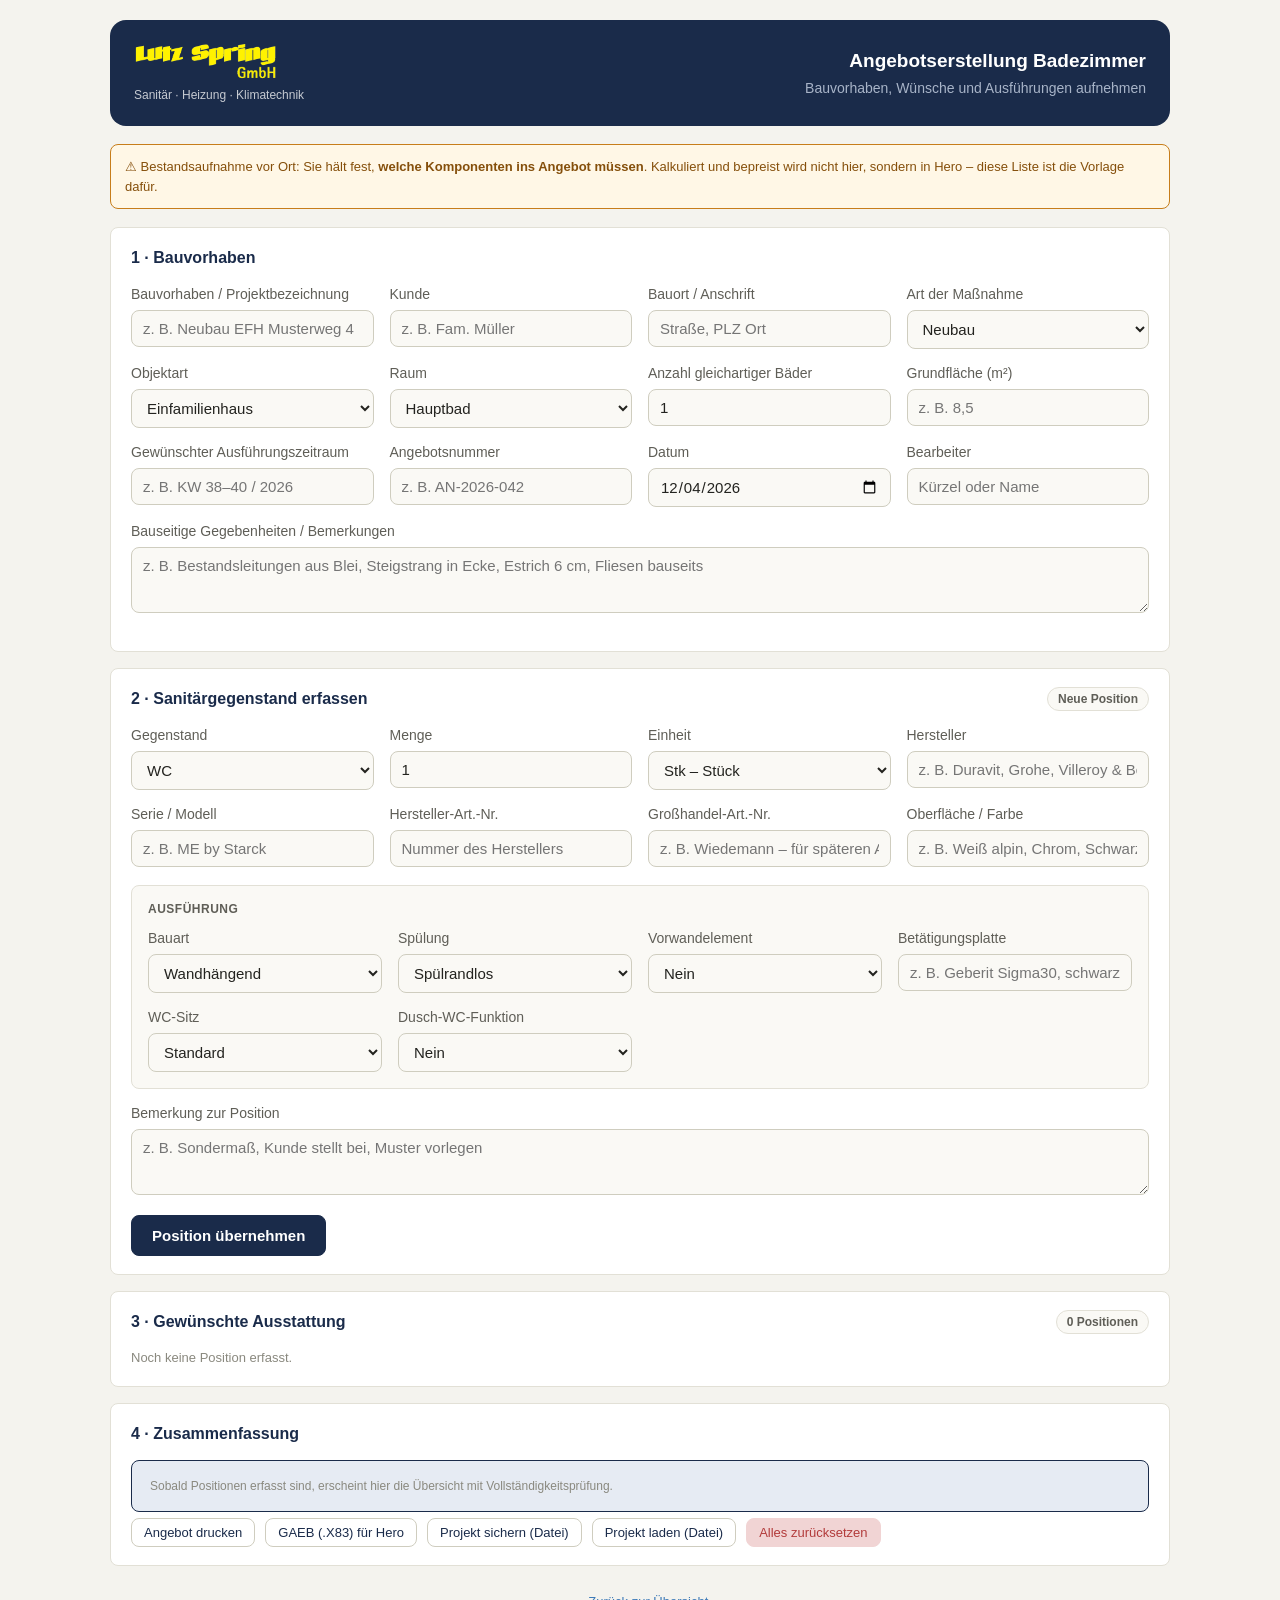
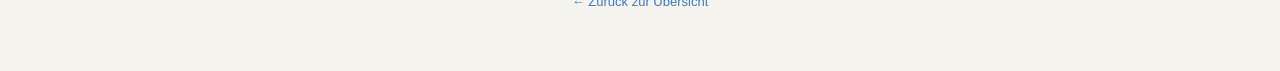
<file: bad-angebot.html>
<!DOCTYPE html>
<html lang="de">
<head>
<meta charset="UTF-8">
<meta name="viewport" content="width=device-width, initial-scale=1, viewport-fit=cover">
<title>Angebotserstellung Badezimmer &middot; Lutz Spring GmbH</title>

<!-- iOS-Homescreen-Betrieb: bitte unverändert lassen -->
<meta name="apple-mobile-web-app-capable" content="yes">
<meta name="apple-mobile-web-app-status-bar-style" content="black-translucent">
<meta name="apple-mobile-web-app-title" content="Lutz Spring">
<!-- Literal nötig: var() ist in <meta> ungültig -->
<meta name="theme-color" content="#1a2b4a">
<link rel="apple-touch-icon" href="logo.png">
<link rel="icon" href="logo.png">

<!-- Zentrale Design-Tokens. Muss VOR dem <style>-Block stehen. -->
<link rel="stylesheet" href="theme.css">

<style>
  /* Datei-eigene Namen -> zentrale Tokens aus theme.css.
     Farbwerte stehen ausschliesslich in theme.css. */
  :root{
    --accent:      var(--brand-navy);
    --accent-text: var(--brand-navy);
  }

  *{box-sizing:border-box;}
  html{-webkit-text-size-adjust:100%;}
  body{
    margin:0;
    background:var(--bg);
    color:var(--text);
    font-family:var(--font);
    line-height:1.5;
    padding:env(safe-area-inset-top) env(safe-area-inset-right)
            env(safe-area-inset-bottom) env(safe-area-inset-left);
    -webkit-tap-highlight-color:transparent;
  }
  .wrap{width:100%; max-width:1100px; margin:0 auto; padding:20px 20px 60px;}

  /* --- Kopfbereich --- */
  header{
    background:var(--accent);
    color:var(--text-on-dark);
    border-radius:var(--radius-lg);
    padding:22px 24px;
    margin-bottom:18px;
    display:flex; flex-wrap:wrap; gap:14px;
    align-items:center; justify-content:space-between;
  }
  .logo-img{height:38px; width:auto; display:block;}
  .brand-sub{font-size:12px; opacity:.75; margin-top:6px;}
  .tool-title{text-align:right; font-size:14px; color:var(--text-on-dark-2);}
  .tool-title strong{display:block; font-size:19px; color:var(--text-on-dark); margin-bottom:2px;}

  .hinweis{
    background:var(--status-amber-bg);
    border:1px solid var(--status-amber);
    color:var(--warn);
    border-radius:var(--radius);
    padding:12px 14px; font-size:13px; margin-bottom:18px;
  }

  /* --- Inhaltsblock --- */
  .block{
    background:var(--card);
    border:1px solid var(--border);
    border-radius:var(--radius);
    padding:18px 20px;
    margin-bottom:16px;
  }
  .block-title{
    font-weight:600; font-size:16px;
    color:var(--accent-text);
    margin-bottom:14px;
    display:flex; align-items:center; justify-content:space-between; gap:8px;
  }
  .block-title .zaehler{
    font-size:12px; font-weight:600; color:var(--text-2);
    background:var(--surface); border:1px solid var(--border);
    border-radius:20px; padding:2px 10px;
  }

  /* --- Formularfelder --- */
  .fld{display:block; margin-bottom:14px; font-size:14px;}
  .fld > span{display:block; color:var(--text-2); margin-bottom:5px;}
  input, select, textarea{
    width:100%; padding:9px 11px;
    border:1px solid var(--border-strong);
    border-radius:var(--radius);
    background:var(--surface);
    color:var(--text);
    font-family:var(--font); font-size:15px;
  }
  textarea{min-height:66px; resize:vertical;}
  input:focus, select:focus, textarea:focus{
    outline:2px solid var(--interactive);
    outline-offset:1px;
    border-color:var(--interactive);
  }
  .raster{display:grid; grid-template-columns:repeat(auto-fit,minmax(210px,1fr)); gap:0 16px;}
  .raster-breit{display:grid; grid-template-columns:repeat(auto-fit,minmax(280px,1fr)); gap:0 16px;}

  /* --- Schaltflächen --- */
  button{
    font-family:var(--font); font-size:15px; font-weight:600;
    padding:11px 20px;
    border:1px solid var(--accent);
    border-radius:var(--radius);
    background:var(--accent);
    color:var(--text-on-dark);
    cursor:pointer;
  }
  button:hover{background:var(--brand-navy-light); border-color:var(--brand-navy-light);}
  .mini-btn{
    font-size:13px; font-weight:500; padding:6px 12px;
    background:var(--card); color:var(--accent-text);
    border-color:var(--border-strong);
  }
  .mini-btn:hover{background:var(--accent-bg); border-color:var(--accent);}
  .btn-del{background:var(--danger-bg-soft); color:var(--status-red);
           border-color:var(--danger-bg-soft);}
  .btn-del:hover{background:var(--danger-bg-soft-hover); border-color:var(--danger-bg-soft-hover);}
  .btn-reihe{display:flex; flex-wrap:wrap; gap:10px; margin-top:6px;}

  /* --- Ausführungsfelder einer Position --- */
  .ausf{
    background:var(--surface);
    border:1px solid var(--border);
    border-radius:var(--radius);
    padding:14px 16px 2px;
    margin:4px 0 14px;
  }
  .ausf-titel{
    font-size:12px; font-weight:700; text-transform:uppercase;
    letter-spacing:.5px; color:var(--text-2); margin-bottom:10px;
  }

  /* --- Positionsliste --- */
  .pos{
    border:1px solid var(--border);
    border-left:4px solid var(--interactive);
    border-radius:var(--radius);
    padding:12px 14px;
    margin-bottom:10px;
    background:var(--card);
  }
  .pos-kopf{display:flex; justify-content:space-between; align-items:flex-start; gap:12px;}
  .pos-name{font-weight:650; color:var(--accent-text);}
  .pos-art{
    display:inline-block; font-size:11px; font-weight:700;
    text-transform:uppercase; letter-spacing:.4px;
    background:var(--accent-bg); color:var(--accent-text);
    border-radius:5px; padding:1px 8px; margin-right:8px;
  }
  .pos-menge{font-size:13px; color:var(--text-2); white-space:nowrap;}
  .pos-detail{margin-top:8px; font-size:13px; color:var(--text-2);}
  .pos-detail dl{display:grid; grid-template-columns:auto 1fr; gap:2px 10px; margin:0;}
  .pos-detail dt{color:var(--text-3);}
  .pos-detail dd{margin:0; color:var(--text);}
  .pos-bem{margin-top:8px; font-size:13px; font-style:italic; color:var(--text-2);}
  .pos-btns{display:flex; gap:8px; margin-top:10px;}
  .leer{color:var(--text-3); font-size:13px;}

  /* --- Zusammenfassung --- */
  .ergebnis{
    background:var(--accent-bg);
    border:1px solid var(--accent);
    border-radius:var(--radius);
    padding:16px 18px;
  }
  .ergebnis-zeile{
    display:flex; justify-content:space-between; gap:12px;
    padding:7px 0; border-bottom:1px solid var(--border);
    font-size:14px;
  }
  .ergebnis-zeile:last-child{border-bottom:0;}
  .ergebnis-zeile b{color:var(--accent-text);}
  .leise{color:var(--text-3); font-size:12px;}

  /* --- Vollständigkeitshinweise --- */
  .luecken{
    margin-top:14px; padding-top:12px;
    border-top:1px solid var(--border);
  }
  .luecken-titel{
    font-size:11px; font-weight:700; text-transform:uppercase;
    letter-spacing:.5px; color:var(--warn); margin-bottom:6px;
  }
  .luecken ul{margin:0; padding-left:18px;}
  .luecken li{font-size:13px; color:var(--warn); margin-bottom:3px;}

  footer{margin-top:26px; text-align:center; font-size:13px;}
  footer a{color:var(--interactive); text-decoration:none;}
  footer a:hover{text-decoration:underline;}

  @media (max-width:560px){
    header{flex-direction:column; align-items:flex-start;}
    .tool-title{text-align:left;}
  }

  /* --- Druckansicht --- */
  @media print{
    body{background:var(--card); color:var(--print-text);}
    .wrap{max-width:none; padding:0;}
    .kein-druck{display:none !important;}
    header{
      border-radius:0; padding:14px 16px;
      -webkit-print-color-adjust:exact; print-color-adjust:exact;
    }
    .block{border:0; padding:0; margin-bottom:14px; break-inside:avoid;}
    .pos{break-inside:avoid; border-left-width:3px;}
    .ausf{background:var(--card);}
    input, select, textarea{border:1px solid var(--print-border); background:var(--card);}
  }
</style>
</head>
<body>
<div class="wrap">

  <header>
    <div class="brand">
      <img class="logo-img" src="logo.png" alt="Lutz Spring GmbH">
      <div class="brand-sub">Sanit&auml;r &middot; Heizung &middot; Klimatechnik</div>
    </div>
    <div class="tool-title">
      <strong>Angebotserstellung Badezimmer</strong>
      Bauvorhaben, W&uuml;nsche und Ausf&uuml;hrungen aufnehmen
    </div>
  </header>

  <div class="hinweis">
    &#9888; Bestandsaufnahme vor Ort: Sie h&auml;lt fest, <b>welche Komponenten ins
    Angebot m&uuml;ssen</b>. Kalkuliert und bepreist wird nicht hier, sondern in Hero &ndash;
    diese Liste ist die Vorlage daf&uuml;r.
  </div>

  <!-- ============ 1. Bauvorhaben ============ -->
  <div class="block">
    <div class="block-title">1 &middot; Bauvorhaben</div>
    <div class="raster">
      <label class="fld"><span>Bauvorhaben / Projektbezeichnung</span>
        <input type="text" id="bv-projekt" placeholder="z. B. Neubau EFH Musterweg 4"></label>
      <label class="fld"><span>Kunde</span>
        <input type="text" id="bv-kunde" placeholder="z. B. Fam. M&uuml;ller"></label>
      <label class="fld"><span>Bauort / Anschrift</span>
        <input type="text" id="bv-ort" placeholder="Stra&szlig;e, PLZ Ort"></label>
      <label class="fld"><span>Art der Ma&szlig;nahme</span>
        <select id="bv-massnahme">
          <option>Neubau</option>
          <option>Komplettsanierung</option>
          <option>Teilsanierung</option>
          <option>Modernisierung im Bestand</option>
          <option>Reparatur / Austausch</option>
        </select></label>
      <label class="fld"><span>Objektart</span>
        <select id="bv-objekt">
          <option>Einfamilienhaus</option>
          <option>Doppelhaush&auml;lfte / Reihenhaus</option>
          <option>Mehrfamilienhaus</option>
          <option>Eigentumswohnung</option>
          <option>Gewerbe / B&uuml;ro</option>
          <option>Hotel / Pension</option>
          <option>&Ouml;ffentliches Geb&auml;ude</option>
        </select></label>
      <label class="fld"><span>Raum</span>
        <select id="bv-raum">
          <option>Hauptbad</option>
          <option>Duschbad</option>
          <option>G&auml;ste-WC</option>
          <option>Dachbad</option>
          <option>Kellerbad</option>
          <option>Wellness- / Spa-Bereich</option>
          <option>Barrierefreies Bad</option>
        </select></label>
      <label class="fld"><span>Anzahl gleichartiger B&auml;der</span>
        <input type="number" id="bv-anzahl" value="1" min="1" step="1" inputmode="numeric"></label>
      <label class="fld"><span>Grundfl&auml;che (m&sup2;)</span>
        <input type="number" id="bv-flaeche" step="0.1" min="0" inputmode="decimal" placeholder="z. B. 8,5"></label>
      <label class="fld"><span>Gew&uuml;nschter Ausf&uuml;hrungszeitraum</span>
        <input type="text" id="bv-termin" placeholder="z. B. KW 38&ndash;40 / 2026"></label>
      <label class="fld"><span>Angebotsnummer</span>
        <input type="text" id="bv-angebotsnr" placeholder="z. B. AN-2026-042"></label>
      <label class="fld"><span>Datum</span>
        <input type="date" id="bv-datum"></label>
      <label class="fld"><span>Bearbeiter</span>
        <input type="text" id="bv-bearbeiter" placeholder="K&uuml;rzel oder Name"></label>
    </div>
    <label class="fld"><span>Bauseitige Gegebenheiten / Bemerkungen</span>
      <textarea id="bv-bemerkung" placeholder="z. B. Bestandsleitungen aus Blei, Steigstrang in Ecke, Estrich 6 cm, Fliesen bauseits"></textarea></label>
  </div>

  <!-- ============ 2. Position erfassen ============ -->
  <div class="block kein-druck">
    <div class="block-title"><span>2 &middot; Sanit&auml;rgegenstand erfassen</span>
      <span class="zaehler" id="modus-anzeige">Neue Position</span></div>

    <div class="raster">
      <label class="fld"><span>Gegenstand</span>
        <select id="p-art"></select></label>
      <label class="fld"><span>Menge</span>
        <input type="number" id="p-menge" value="1" min="1" step="1" inputmode="numeric"></label>
      <label class="fld"><span>Einheit</span>
        <select id="p-einheit">
          <option value="Stk">Stk &ndash; St&uuml;ck</option>
          <option value="psch">psch &ndash; pauschal</option>
          <option value="m">m &ndash; Meter</option>
          <option value="m2">m&sup2; &ndash; Quadratmeter</option>
          <option value="h">h &ndash; Stunde</option>
        </select></label>
      <label class="fld"><span>Hersteller</span>
        <input type="text" id="p-hersteller" placeholder="z. B. Duravit, Grohe, Villeroy &amp; Boch"></label>
      <label class="fld"><span>Serie / Modell</span>
        <input type="text" id="p-serie" placeholder="z. B. ME by Starck"></label>
      <label class="fld"><span>Hersteller-Art.-Nr.</span>
        <input type="text" id="p-artnr" placeholder="Nummer des Herstellers"></label>
      <label class="fld"><span>Gro&szlig;handel-Art.-Nr.</span>
        <input type="text" id="p-ghnr" placeholder="z. B. Wiedemann &ndash; f&uuml;r sp&auml;teren Angebotsimport"></label>
      <label class="fld"><span>Oberfl&auml;che / Farbe</span>
        <input type="text" id="p-oberflaeche" placeholder="z. B. Wei&szlig; alpin, Chrom, Schwarz matt"></label>
    </div>

    <!-- Ausführungsfelder, je nach gewähltem Gegenstand -->
    <div class="ausf" id="p-ausf-box">
      <div class="ausf-titel">Ausf&uuml;hrung</div>
      <div class="raster" id="p-ausf"></div>
    </div>

    <label class="fld"><span>Bemerkung zur Position</span>
      <textarea id="p-bemerkung" placeholder="z. B. Sonderma&szlig;, Kunde stellt bei, Muster vorlegen"></textarea></label>

    <div class="btn-reihe">
      <button id="btn-add">Position &uuml;bernehmen</button>
      <button class="mini-btn" id="btn-abbrechen" hidden>Bearbeitung abbrechen</button>
    </div>
  </div>

  <!-- ============ 3. Positionsliste ============ -->
  <div class="block">
    <div class="block-title"><span>3 &middot; Gew&uuml;nschte Ausstattung</span>
      <span class="zaehler" id="pos-zaehler">0 Positionen</span></div>
    <div id="pos-liste"><div class="leer">Noch keine Position erfasst.</div></div>
  </div>

  <!-- ============ 4. Zusammenfassung ============ -->
  <div class="block">
    <div class="block-title">4 &middot; Zusammenfassung</div>
    <div class="ergebnis" id="summe"></div>
    <div class="btn-reihe kein-druck">
      <button class="mini-btn" id="btn-druck">Angebot drucken</button>
      <button class="mini-btn" id="btn-gaeb">GAEB (.X83) f&uuml;r Hero</button>
      <button class="mini-btn" id="btn-export">Projekt sichern (Datei)</button>
      <button class="mini-btn" id="btn-import">Projekt laden (Datei)</button>
      <button class="mini-btn btn-del" id="btn-reset">Alles zur&uuml;cksetzen</button>
      <input type="file" id="datei" accept="application/json,.json" hidden>
    </div>
  </div>

  <footer class="kein-druck">
    <a href="index.html">&larr; Zur&uuml;ck zur &Uuml;bersicht</a>
  </footer>

</div>

<script>
(function(){
  "use strict";

  var $ = function(id){ return document.getElementById(id); };

  /* ------------------------------------------------------------
     Katalog der Sanitärgegenstände.
     Je Gegenstand die Ausführungsmerkmale, die im Angebot
     benannt sein müssen. Erweitern: hier einen Eintrag ergänzen,
     die Oberfläche baut sich daraus automatisch auf.
     ------------------------------------------------------------ */
  var KATALOG = {
    wc: { label:'WC', felder:[
      {id:'bauart',  label:'Bauart',            opt:['Wandh&auml;ngend','Bodenstehend','Stand-WC mit Sp&uuml;lkasten']},
      {id:'spuelung',label:'Sp&uuml;lung',      opt:['Sp&uuml;lrandlos','Mit Sp&uuml;lrand']},
      {id:'vorwand', label:'Vorwandelement',    opt:['Nein','Ja &ndash; Standard','Ja &ndash; barrierefrei','Ja &ndash; h&ouml;henverstellbar']},
      {id:'platte',  label:'Bet&auml;tigungsplatte', typ:'text', ph:'z. B. Geberit Sigma30, schwarz matt'},
      {id:'sitz',    label:'WC-Sitz',           opt:['Standard','Absenkautomatik','Absenkautomatik + abnehmbar']},
      {id:'dusch',   label:'Dusch-WC-Funktion', opt:['Nein','Ja']}
    ]},
    waschtisch: { label:'Waschtisch', felder:[
      {id:'art',     label:'Ausf&uuml;hrung',   opt:['M&ouml;belwaschtisch','Aufsatzbecken','Einbaubecken','Handwaschbecken','Doppelwaschtisch','Waschtisch barrierefrei']},
      {id:'breite',  label:'Breite (cm)',       typ:'number', ph:'z. B. 100'},
      {id:'material',label:'Material',          opt:['Keramik','Mineralguss','Glas','Naturstein']},
      {id:'hahnloch',label:'Hahnl&ouml;cher',   opt:['1 Hahnloch','2 Hahnl&ouml;cher','ohne Hahnloch (Wandarmatur)']},
      {id:'schrank', label:'Unterschrank',      opt:['Nein','Ja &ndash; passend zur Serie','Ja &ndash; abweichend']}
    ]},
    dusche: { label:'Dusche', felder:[
      {id:'art',     label:'Ausf&uuml;hrung',   opt:['Bodengleich (gefliest)','Duschwanne flach','Duschwanne Standard','Duschwanne Mineralguss']},
      {id:'masse',   label:'Ma&szlig;e B&times;T (cm)', typ:'text', ph:'z. B. 120 &times; 90'},
      {id:'ablauf',  label:'Ablauf',            opt:['Punktablauf','Duschrinne Wand','Duschrinne Boden','Wandablauf']},
      {id:'abtrenn', label:'Abtrennung',        opt:['Walk-in Festteil','Pendelt&uuml;r','Schiebet&uuml;r','Eckeinstieg','Faltt&uuml;r','Keine Abtrennung']},
      {id:'glas',    label:'Glas',              opt:['Klarglas','Satiniert','Grauglas','Klarglas mit Beschichtung']},
      {id:'beschlag',label:'Beschlagfarbe',     typ:'text', ph:'z. B. Chrom, Schwarz matt'}
    ]},
    badewanne: { label:'Badewanne', felder:[
      {id:'form',    label:'Form',              opt:['Rechteck','Eckwanne','Freistehend','Raumsparwanne','Sechseck']},
      {id:'masse',   label:'Ma&szlig;e B&times;T (cm)', typ:'text', ph:'z. B. 180 &times; 80'},
      {id:'material',label:'Material',          opt:['Acryl','Stahl-Email','Mineralguss','Gusseisen']},
      {id:'einbau',  label:'Einbau',            opt:['Wannentr&auml;ger + Verkleidung','Gemauerte Sch&uuml;rze','Freistehend','Einbau in Podest']},
      {id:'garnitur',label:'Ab-/&Uuml;berlauf', typ:'text', ph:'z. B. Chrom, mit Bet&auml;tigung'},
      {id:'extras',  label:'Zusatzausstattung', opt:['Keine','Griffe','Whirlsystem','Einstiegshilfe']}
    ]},
    armatur: { label:'Armatur', felder:[
      {id:'einsatz', label:'Einsatzort',        opt:['Waschtisch','Dusche','Badewanne','Bidet','Sonstiges']},
      {id:'bauart',  label:'Bauart',            opt:['Einhebelmischer Aufputz','Einhebelmischer Unterputz','Thermostat Aufputz','Thermostat Unterputz','Zweigriffarmatur','Sensorarmatur','Wandarmatur']},
      {id:'oberfl',  label:'Oberfl&auml;che',   opt:['Chrom','Schwarz matt','Edelstahl geb&uuml;rstet','Wei&szlig;','Gold / Messing','Nickel geb&uuml;rstet']},
      {id:'brause',  label:'Brausegarnitur',    opt:['Keine','Handbrause','Kopfbrause','Kopf- und Handbrause','Regendusche Decke']},
      {id:'auslauf', label:'Auslaufh&ouml;he',  typ:'text', ph:'z. B. erh&ouml;ht f&uuml;r Aufsatzbecken'}
    ]},
    bidet: { label:'Bidet / Urinal', felder:[
      {id:'typ',     label:'Typ',               opt:['Bidet wandh&auml;ngend','Bidet bodenstehend','Urinal','Urinal wasserlos']},
      {id:'vorwand', label:'Vorwandelement',    opt:['Nein','Ja']},
      {id:'steuer',  label:'Sp&uuml;lsteuerung',opt:['Manuell','Sensor / ber&uuml;hrungslos','Radar']},
      {id:'deckel',  label:'Deckel',            opt:['Ohne','Mit Deckel']}
    ]},
    moebel: { label:'Badm&ouml;bel', felder:[
      {id:'art',     label:'M&ouml;belart',     opt:['Waschtischunterschrank','Hochschrank','Mittelschrank','Seitenschrank','Rollcontainer']},
      {id:'breite',  label:'Breite (cm)',       typ:'number', ph:'z. B. 60'},
      {id:'front',   label:'Front / Dekor',     typ:'text', ph:'z. B. Eiche natur, Wei&szlig; Hochglanz'},
      {id:'griff',   label:'Griffe',            opt:['Griffleiste','Griffmulde','Grifflos (Push-to-open)','Aufgesetzte Griffe']},
      {id:'licht',   label:'Beleuchtung',       opt:['Ohne','LED integriert','LED mit Dimmer']}
    ]},
    spiegel: { label:'Spiegel / Spiegelschrank', felder:[
      {id:'art',     label:'Ausf&uuml;hrung',   opt:['Spiegel','Spiegelschrank','Spiegel mit Rahmen']},
      {id:'masse',   label:'Ma&szlig;e B&times;H (cm)', typ:'text', ph:'z. B. 100 &times; 70'},
      {id:'licht',   label:'Beleuchtung',       opt:['Ohne','LED umlaufend','LED seitlich','LED oben','indirekt']},
      {id:'extras',  label:'Zusatzfunktion',    opt:['Keine','Spiegelheizung','Steckdose','Steckdose + USB','Bluetooth-Lautsprecher']}
    ]},
    heizkoerper: { label:'Bad-/Handtuchheizk&ouml;rper', felder:[
      {id:'bauart',  label:'Bauart',            opt:['Handtuchheizk&ouml;rper','R&ouml;hrenradiator','Designheizk&ouml;rper','Fu&szlig;bodenheizung Bad']},
      {id:'masse',   label:'Ma&szlig;e B&times;H (cm)', typ:'text', ph:'z. B. 60 &times; 180'},
      {id:'farbe',   label:'Farbe',             typ:'text', ph:'z. B. Wei&szlig;, Anthrazit'},
      {id:'betrieb', label:'Betrieb',           opt:['Warmwasser','Elektrisch','Mischbetrieb']},
      {id:'anschluss',label:'Anschluss',        opt:['Mittelanschluss','Seitlich','Von unten']}
    ]},
    zubehoer: { label:'Accessoires / Zubeh&ouml;r', felder:[
      {id:'art',     label:'Art',               typ:'text', ph:'z. B. Handtuchhalter, Haltegriff, Duschablage'},
      {id:'oberfl',  label:'Oberfl&auml;che',   typ:'text', ph:'z. B. Chrom, Schwarz matt'},
      {id:'montage', label:'Montage',           opt:['Gebohrt','Geklebt','Freistehend']}
    ]},
    sonstiges: { label:'Sonstige Leistung', felder:[
      {id:'beschreibung', label:'Beschreibung', typ:'text', ph:'z. B. Demontage Altbestand, Estricharbeiten'},
      {id:'gewerk',  label:'Gewerk',            opt:['Sanit&auml;r','Fliesen','Elektro','Trockenbau','Maler','Sonstiges']}
    ]}
  };

  /* --- Zustand ------------------------------------------------ */
  var BV_FELDER = ['projekt','kunde','ort','massnahme','objekt','raum','anzahl',
                   'flaeche','termin','angebotsnr','datum','bearbeiter','bemerkung'];
  var state = { bauvorhaben:{}, positionen:[] };
  var bearbeiteIndex = -1;                 // -1 = neue Position
  var SPEICHER = 'lutzspring-bad-angebot';

  function esc(s){
    return String(s == null ? '' : s)
      .replace(/&/g,'&amp;').replace(/</g,'&lt;').replace(/>/g,'&gt;')
      .replace(/"/g,'&quot;');
  }
  /* Katalogtexte enthalten bewusst HTML-Entities (Umlaute); fuer die
     Anzeige als reiner Text werden sie hier wieder aufgeloest. */
  function entText(s){
    var d = document.createElement('textarea');
    d.innerHTML = String(s == null ? '' : s);
    return d.value;
  }

  /* --- Gegenstandsauswahl aufbauen ---------------------------- */
  (function initArtSelect(){
    var sel = $('p-art');
    Object.keys(KATALOG).forEach(function(k){
      var o = document.createElement('option');
      o.value = k;
      o.textContent = entText(KATALOG[k].label);
      sel.appendChild(o);
    });
  })();

  /* --- Ausführungsfelder zum gewählten Gegenstand rendern ----- */
  function renderAusfuehrung(werte){
    var art = $('p-art').value;
    var def = KATALOG[art];
    var box = $('p-ausf');
    box.innerHTML = def.felder.map(function(f){
      var v = werte && werte[f.id] != null ? werte[f.id] : '';
      var label = '<span>' + f.label + '</span>';
      if (f.opt){
        var opts = f.opt.map(function(o){
          var txt = entText(o);
          return '<option value="' + esc(txt) + '"' +
                 (txt === v ? ' selected' : '') + '>' + o + '</option>';
        }).join('');
        return '<label class="fld">' + label +
               '<select data-ausf="' + f.id + '">' + opts + '</select></label>';
      }
      return '<label class="fld">' + label +
             '<input type="' + (f.typ === 'number' ? 'number' : 'text') + '"' +
             (f.typ === 'number' ? ' step="0.1" min="0" inputmode="decimal"' : '') +
             ' data-ausf="' + f.id + '" value="' + esc(v) + '"' +
             (f.ph ? ' placeholder="' + esc(entText(f.ph)) + '"' : '') + '></label>';
    }).join('');
  }

  function ausfuehrungLesen(){
    var o = {};
    Array.prototype.forEach.call($('p-ausf').querySelectorAll('[data-ausf]'), function(el){
      if (el.value !== '') o[el.getAttribute('data-ausf')] = el.value;
    });
    return o;
  }

  /* --- Eingabemaske ------------------------------------------- */
  function maskeLeeren(){
    ['p-hersteller','p-serie','p-artnr','p-ghnr','p-oberflaeche','p-bemerkung']
      .forEach(function(id){ $(id).value = ''; });
    $('p-menge').value = 1;
    $('p-einheit').value = 'Stk';
    bearbeiteIndex = -1;
    $('btn-add').textContent = 'Position übernehmen';
    $('btn-abbrechen').hidden = true;
    $('modus-anzeige').textContent = 'Neue Position';
    renderAusfuehrung(null);
  }

  function maskeFuellen(p){
    $('p-art').value       = p.art;
    $('p-menge').value     = p.menge;
    $('p-einheit').value   = p.einheit || 'Stk';
    $('p-hersteller').value= p.hersteller || '';
    $('p-serie').value     = p.serie || '';
    $('p-artnr').value     = p.artnr || '';
    $('p-ghnr').value      = p.ghnr || '';
    $('p-oberflaeche').value = p.oberflaeche || '';
    $('p-bemerkung').value = p.bemerkung || '';
    renderAusfuehrung(p.ausfuehrung);
  }

  /* --- Positionen --------------------------------------------- */
  function positionUebernehmen(){
    var menge = parseInt($('p-menge').value, 10);
    if (isNaN(menge) || menge < 1) menge = 1;
    var p = {
      art:         $('p-art').value,
      menge:       menge,
      einheit:     $('p-einheit').value,
      hersteller:  $('p-hersteller').value.trim(),
      serie:       $('p-serie').value.trim(),
      artnr:       $('p-artnr').value.trim(),
      ghnr:        $('p-ghnr').value.trim(),
      oberflaeche: $('p-oberflaeche').value.trim(),
      ausfuehrung: ausfuehrungLesen(),
      bemerkung:   $('p-bemerkung').value.trim()
    };
    if (bearbeiteIndex >= 0) state.positionen[bearbeiteIndex] = p;
    else state.positionen.push(p);
    maskeLeeren();
    speichern();
    renderListe();
  }

  function positionBearbeiten(i){
    bearbeiteIndex = i;
    maskeFuellen(state.positionen[i]);
    $('btn-add').textContent = 'Änderung speichern';
    $('btn-abbrechen').hidden = false;
    $('modus-anzeige').textContent = 'Position ' + (i + 1) + ' bearbeiten';
    $('p-art').scrollIntoView({block:'start'});
  }

  function positionLoeschen(i){
    var name = entText(KATALOG[state.positionen[i].art].label);
    if (!window.confirm('Position „' + name + '“ wirklich entfernen?')) return;
    state.positionen.splice(i, 1);
    if (bearbeiteIndex === i) maskeLeeren();
    else if (bearbeiteIndex > i) bearbeiteIndex--;
    speichern();
    renderListe();
  }

  function positionVerschieben(i, richtung){
    var j = i + richtung;
    if (j < 0 || j >= state.positionen.length) return;
    var t = state.positionen[i];
    state.positionen[i] = state.positionen[j];
    state.positionen[j] = t;
    speichern();
    renderListe();
  }

  /* --- Anzeige ------------------------------------------------ */
  function renderListe(){
    var box = $('pos-liste');
    var n = state.positionen.length;
    $('pos-zaehler').textContent = n === 1 ? '1 Position' : n + ' Positionen';

    if (!n){
      box.innerHTML = '<div class="leer">Noch keine Position erfasst.</div>';
      renderSumme();
      return;
    }

    box.innerHTML = state.positionen.map(function(p, i){
      var def = KATALOG[p.art];
      var kopfteile = [];
      if (p.hersteller) kopfteile.push(esc(p.hersteller));
      if (p.serie)      kopfteile.push(esc(p.serie));
      var name = kopfteile.length ? kopfteile.join(' · ') : entText(def.label);

      var details = [];
      def.felder.forEach(function(f){
        var v = p.ausfuehrung ? p.ausfuehrung[f.id] : null;
        if (v) details.push('<dt>' + f.label + '</dt><dd>' + esc(v) + '</dd>');
      });
      if (p.oberflaeche) details.push('<dt>Oberfl&auml;che</dt><dd>' + esc(p.oberflaeche) + '</dd>');
      if (p.artnr)       details.push('<dt>Hersteller-Nr.</dt><dd>' + esc(p.artnr) + '</dd>');
      if (p.ghnr)        details.push('<dt>Gro&szlig;handel-Nr.</dt><dd>' + esc(p.ghnr) + '</dd>');

      return '<div class="pos">' +
        '<div class="pos-kopf">' +
          '<div><span class="pos-art">' + def.label + '</span>' +
               '<span class="pos-name">' + name + '</span></div>' +
          '<div class="pos-menge">' + p.menge + ' ' + esc(p.einheit || 'Stk') + '</div>' +
        '</div>' +
        (details.length ? '<div class="pos-detail"><dl>' + details.join('') + '</dl></div>' : '') +
        (p.bemerkung ? '<div class="pos-bem">' + esc(p.bemerkung) + '</div>' : '') +
        '<div class="pos-btns kein-druck">' +
          '<button class="mini-btn" data-akt="edit" data-i="' + i + '">Bearbeiten</button>' +
          '<button class="mini-btn" data-akt="up"   data-i="' + i + '"' + (i === 0 ? ' disabled' : '') + '>&uarr;</button>' +
          '<button class="mini-btn" data-akt="down" data-i="' + i + '"' + (i === n - 1 ? ' disabled' : '') + '>&darr;</button>' +
          '<button class="mini-btn btn-del" data-akt="del" data-i="' + i + '">Entfernen</button>' +
        '</div>' +
      '</div>';
    }).join('');

    renderSumme();
  }

  /* ------------------------------------------------------------
     Zusammenfassung: zaehlt die Komponenten und weist auf typische
     Luecken hin. Zweck ist nicht Kalkulation, sondern dass beim
     Angebot nichts vergessen wird.
     ------------------------------------------------------------ */

  /* Regel: wenn <art> erfasst ist, wird <erwartet> ueblicherweise
     mit angeboten. pruef() darf null zurueckgeben (= alles gut). */
  var LUECKEN = [
    { wenn:'waschtisch',  dann:function(p){ return hatArmatur('Waschtisch'); },
      text:'Waschtisch erfasst, aber keine Waschtischarmatur.' },
    { wenn:'dusche',      dann:function(p){ return hatArmatur('Dusche'); },
      text:'Dusche erfasst, aber keine Duscharmatur.' },
    { wenn:'badewanne',   dann:function(p){ return hatArmatur('Badewanne'); },
      text:'Badewanne erfasst, aber keine Wannenarmatur.' },
    { wenn:'waschtisch',  dann:function(){ return hat('spiegel'); },
      text:'Waschtisch erfasst, aber kein Spiegel / Spiegelschrank.' },
    { wenn:'moebel',      dann:function(){ return hat('spiegel'); },
      text:'Badm\u00f6bel erfasst, aber kein Spiegel / Spiegelschrank.' }
  ];

  function hat(art){
    return state.positionen.some(function(p){ return p.art === art; });
  }
  function hatArmatur(einsatz){
    return state.positionen.some(function(p){
      return p.art === 'armatur' && p.ausfuehrung &&
             entText(p.ausfuehrung.einsatz || '') === einsatz;
    });
  }

  function luecken(){
    var l = [];
    LUECKEN.forEach(function(r){
      if (hat(r.wenn) && !r.dann() && l.indexOf(r.text) === -1) l.push(r.text);
    });
    // Komponenten, die in fast jedem Bad vorkommen
    [['wc','WC'], ['waschtisch','Waschtisch'], ['heizkoerper','Heizk\u00f6rper / Handtuchw\u00e4rmer']]
      .forEach(function(k){
        if (!hat(k[0])) l.push('Noch kein Eintrag: ' + k[1] + '.');
      });
    return l;
  }

  function renderSumme(){
    if (!state.positionen.length){
      $('summe').innerHTML = '<div class="leise">Sobald Positionen erfasst sind, ' +
        'erscheint hier die \u00dcbersicht mit Vollst\u00e4ndigkeitspr\u00fcfung.</div>';
      return;
    }

    var zeilen = [];
    var stueck = state.positionen.reduce(function(s,p){ return s + p.menge; }, 0);
    var baeder = parseInt($('bv-anzahl').value, 10);
    if (isNaN(baeder) || baeder < 1) baeder = 1;

    zeilen.push({ label:'Positionen', wert: state.positionen.length });
    zeilen.push({ label:'Gegenst\u00e4nde gesamt', wert: stueck + ' St\u00fcck' });
    if (baeder > 1){
      zeilen.push({ label:'Bei ' + baeder + ' gleichartigen B\u00e4dern',
                    wert: (stueck * baeder) + ' St\u00fcck' });
    }

    var proArt = {};
    state.positionen.forEach(function(p){ proArt[p.art] = (proArt[p.art] || 0) + p.menge; });
    Object.keys(proArt).forEach(function(k){
      zeilen.push({ label:'&nbsp;&nbsp;' + KATALOG[k].label, wert: proArt[k] + ' \u00d7', leise:true });
    });

    // Fuer den spaeteren Angebotsimport: wie weit sind die Nummern gepflegt?
    var ohneGh = state.positionen.filter(function(p){ return !p.ghnr; }).length;
    zeilen.push({ label:'Mit Gro\u00dfhandel-Art.-Nr.',
                  wert:(state.positionen.length - ohneGh) + ' von ' + state.positionen.length });

    var html = zeilen.map(function(z){
      return '<div class="ergebnis-zeile"><span' + (z.leise ? ' class="leise"' : '') + '>' +
             z.label + '</span><b>' + z.wert + '</b></div>';
    }).join('');

    var l = luecken();
    if (l.length){
      html += '<div class="luecken"><div class="luecken-titel">Bitte pr\u00fcfen</div><ul>' +
              l.map(function(t){ return '<li>' + t + '</li>'; }).join('') +
              '</ul></div>';
    }
    $('summe').innerHTML = html;
  }

  /* --- Speichern / Laden -------------------------------------- */
  function bvLesen(){
    var o = {};
    BV_FELDER.forEach(function(f){ o[f] = $('bv-' + f).value; });
    return o;
  }
  function bvSchreiben(o){
    BV_FELDER.forEach(function(f){
      if (o && o[f] != null) $('bv-' + f).value = o[f];
    });
  }

  function speichern(){
    state.bauvorhaben = bvLesen();
    try{
      window.localStorage.setItem(SPEICHER, JSON.stringify(state));
    }catch(e){ /* z. B. privater Modus: Erfassung laeuft trotzdem weiter */ }
  }

  function laden(){
    try{
      var roh = window.localStorage.getItem(SPEICHER);
      if (!roh) return;
      var d = JSON.parse(roh);
      if (d && typeof d === 'object'){
        state.positionen = Array.isArray(d.positionen) ? d.positionen.filter(gueltig) : [];
        bvSchreiben(d.bauvorhaben);
      }
    }catch(e){ /* defekter Eintrag: leer starten */ }
  }

  function gueltig(p){
    return p && typeof p === 'object' && KATALOG[p.art];
  }

  /* ------------------------------------------------------------
     GAEB-Export, Austauschphase 83 (Angebotsaufforderung).
     Format: GAEB DA XML 3.2, Namensraum .../DA83/3.2 — die Struktur
     folgt einer verifizierten Beispieldatei (GAEB-Fachdokumentation
     3.2, Stand 2013-10). Bewusst ohne Preise: bepreist wird in Hero.

     Aufbau:  GAEB > Award > BoQ > BoQBody > BoQCtgy (je Gegenstands-
     art eine Gruppe) > Itemlist > Item (Qty, QU, Kurz-, Langtext).
     ------------------------------------------------------------ */

  function xmlEsc(t){
    return String(t == null ? '' : t)
      .replace(/&/g,'&amp;').replace(/</g,'&lt;').replace(/>/g,'&gt;')
      .replace(/"/g,'&quot;').replace(/'/g,'&apos;');
  }
  function zwei(n){ return (n < 10 ? '0' : '') + n; }
  function drei(n){ return ('00' + n).slice(-3); }

  var idZaehler = 0;
  function gaebId(){
    idZaehler++;
    return 'ID_' + Date.now().toString(16) + '_' + drei(idZaehler);
  }

  /* Kurztext: knapp halten, GAEB-Kurztexte sind einzeilig gedacht. */
  function kurztext(p){
    var def = KATALOG[p.art];
    var teile = [entText(def.label)];
    if (p.hersteller) teile.push(entText(p.hersteller));
    if (p.serie)      teile.push(entText(p.serie));
    if (!p.hersteller && !p.serie && p.ausfuehrung){
      var erstes = def.felder[0];
      if (erstes && p.ausfuehrung[erstes.id]) teile.push(entText(p.ausfuehrung[erstes.id]));
    }
    var t = teile.join(', ');
    return t.length > 70 ? t.slice(0, 67) + '...' : t;
  }

  /* Langtext: die vollständige Ausführung — das ist der Teil, der
     sonst von Hand ins Angebot getippt wird. */
  function langtextZeilen(p){
    var def = KATALOG[p.art];
    var z = [];
    if (p.hersteller || p.serie){
      z.push('Fabrikat: ' + [entText(p.hersteller), entText(p.serie)]
                              .filter(Boolean).join(' ') );
    }
    def.felder.forEach(function(f){
      var v = p.ausfuehrung ? p.ausfuehrung[f.id] : null;
      if (v) z.push(entText(f.label) + ': ' + entText(v));
    });
    if (p.oberflaeche) z.push('Oberfläche/Farbe: ' + entText(p.oberflaeche));
    if (p.artnr)       z.push('Hersteller-Art.-Nr.: ' + entText(p.artnr));
    if (p.ghnr)        z.push('Großhandel-Art.-Nr.: ' + entText(p.ghnr));
    if (p.bemerkung)   z.push('Bemerkung: ' + entText(p.bemerkung));
    return z;
  }

  function gaebErzeugen(){
    var bv = bvLesen();
    var jetzt = new Date();
    var datum = jetzt.getFullYear() + '-' + zwei(jetzt.getMonth()+1) + '-' + zwei(jetzt.getDate());
    var zeit  = zwei(jetzt.getHours()) + ':' + zwei(jetzt.getMinutes()) + ':' + zwei(jetzt.getSeconds());

    var projekt = bv.projekt || 'Badezimmer';
    var bezeichnung = [bv.kunde, bv.raum].filter(Boolean).join(' – ') || 'Badezimmer';

    // Positionen nach Gegenstandsart gruppieren, Reihenfolge bleibt erhalten
    var reihenfolge = [], gruppen = {};
    state.positionen.forEach(function(p){
      if (!gruppen[p.art]){ gruppen[p.art] = []; reihenfolge.push(p.art); }
      gruppen[p.art].push(p);
    });

    var x = [];
    x.push('<?xml version="1.0" encoding="UTF-8"?>');
    x.push('<GAEB xmlns="http://www.gaeb.de/GAEB_DA_XML/DA83/3.2">');
    x.push('  <GAEBInfo>');
    x.push('    <Version>3.2</Version>');
    x.push('    <VersDate>2013-10</VersDate>');
    x.push('    <Date>' + datum + '</Date>');
    x.push('    <Time>' + zeit + '</Time>');
    x.push('    <ProgSystem>Lutz Spring GmbH – Angebotserstellung Badezimmer</ProgSystem>');
    x.push('    <ProgName>bad-angebot.html</ProgName>');
    x.push('  </GAEBInfo>');
    x.push('  <PrjInfo>');
    x.push('    <NamePrj>' + xmlEsc(projekt) + '</NamePrj>');
    x.push('    <LblPrj>' + xmlEsc(bezeichnung) + '</LblPrj>');
    if (bv.ort || bv.massnahme){
      x.push('    <Descrip><span>' +
             xmlEsc([bv.massnahme, bv.objekt, bv.ort].filter(Boolean).join(', ')) +
             '</span></Descrip>');
    }
    x.push('    <Cur>EUR</Cur>');
    x.push('    <CurLbl>Euro</CurLbl>');
    x.push('  </PrjInfo>');
    x.push('  <Award>');
    x.push('    <DP>83</DP>');
    x.push('    <AwardInfo>');
    x.push('      <Cur>EUR</Cur>');
    x.push('      <CurLbl>Euro</CurLbl>');
    x.push('    </AwardInfo>');
    x.push('    <BoQ ID="' + gaebId() + '">');
    x.push('      <BoQInfo>');
    x.push('        <Name>' + xmlEsc(projekt) + '</Name>');
    x.push('        <LblBoQ>' + xmlEsc(bezeichnung) + '</LblBoQ>');
    x.push('        <Date>' + datum + '</Date>');
    x.push('      </BoQInfo>');
    x.push('      <BoQBody>');

    reihenfolge.forEach(function(art, gi){
      x.push('        <BoQCtgy ID="' + gaebId() + '" RNoPart="' + zwei(gi+1) + '">');
      x.push('          <LblTx>' + xmlEsc(entText(KATALOG[art].label)) + '</LblTx>');
      x.push('          <BoQBody>');
      x.push('            <Itemlist>');
      gruppen[art].forEach(function(p, pi){
        x.push('              <Item ID="' + gaebId() + '" RNoPart="' + drei(pi+1) + '">');
        x.push('                <Qty>' + p.menge + '</Qty>');
        x.push('                <QU>' + xmlEsc(p.einheit || 'Stk') + '</QU>');
        x.push('                <Description>');
        x.push('                  <CompleteText>');
        x.push('                    <DetailTxt>');
        x.push('                      <Text>');
        langtextZeilen(p).forEach(function(z){
          x.push('                        <p><span>' + xmlEsc(z) + '</span></p>');
        });
        x.push('                      </Text>');
        x.push('                    </DetailTxt>');
        x.push('                    <OutlineText>');
        x.push('                      <TextOutlTxt><span>' + xmlEsc(kurztext(p)) +
               '</span></TextOutlTxt>');
        x.push('                    </OutlineText>');
        x.push('                  </CompleteText>');
        x.push('                </Description>');
        x.push('              </Item>');
      });
      x.push('            </Itemlist>');
      x.push('          </BoQBody>');
      x.push('        </BoQCtgy>');
    });

    x.push('      </BoQBody>');
    x.push('    </BoQ>');
    x.push('  </Award>');
    x.push('</GAEB>');
    return x.join('\n');
  }

  function gaebExport(){
    if (!state.positionen.length){
      window.alert('Es ist noch keine Position erfasst.');
      return;
    }
    var xml = gaebErzeugen();
    // Selbstkontrolle: wohlgeformtes XML?
    var pruef = new DOMParser().parseFromString(xml, 'application/xml');
    if (pruef.getElementsByTagName('parsererror').length){
      window.alert('Die GAEB-Datei konnte nicht erzeugt werden (XML-Fehler). Bitte melden.');
      return;
    }
    datenDownload(xml, dateiname() + '.X83', 'application/xml');
  }

  function dateiname(){
    return (bvLesen().projekt || 'bad-angebot')
             .replace(/[^\wäöüÄÖÜß -]/g,'').trim() || 'bad-angebot';
  }

  function datenDownload(inhalt, name, typ){
    var blob = new Blob([inhalt], {type: typ});
    var url = URL.createObjectURL(blob);
    var a = document.createElement('a');
    a.href = url;
    a.download = name;
    document.body.appendChild(a);
    a.click();
    setTimeout(function(){ document.body.removeChild(a); URL.revokeObjectURL(url); }, 100);
  }

  function exportieren(){
    state.bauvorhaben = bvLesen();
    datenDownload(JSON.stringify(state, null, 2), dateiname() + '.json', 'application/json');
  }

  function importieren(datei){
    var leser = new FileReader();
    leser.onload = function(){
      try{
        var d = JSON.parse(leser.result);
        if (!d || !Array.isArray(d.positionen)) throw new Error('Format');
        state.positionen = d.positionen.filter(gueltig);
        bvSchreiben(d.bauvorhaben);
        maskeLeeren();
        speichern();
        renderListe();
      }catch(e){
        window.alert('Die Datei konnte nicht gelesen werden. Erwartet wird eine mit diesem Tool gesicherte JSON-Datei.');
      }
    };
    leser.readAsText(datei);
  }

  function zuruecksetzen(){
    if (!window.confirm('Bauvorhaben und alle Positionen verwerfen?')) return;
    state = { bauvorhaben:{}, positionen:[] };
    BV_FELDER.forEach(function(f){
      var el = $('bv-' + f);
      if (el.tagName === 'SELECT') el.selectedIndex = 0;
      else el.value = (f === 'anzahl') ? '1' : '';
    });
    try{ window.localStorage.removeItem(SPEICHER); }catch(e){}
    maskeLeeren();
    renderListe();
  }

  /* --- Verdrahtung -------------------------------------------- */
  $('p-art').addEventListener('change', function(){ renderAusfuehrung(null); });
  $('btn-add').addEventListener('click', positionUebernehmen);
  $('btn-abbrechen').addEventListener('click', maskeLeeren);

  $('pos-liste').addEventListener('click', function(ev){
    var b = ev.target.closest('button[data-akt]');
    if (!b) return;
    var i = parseInt(b.getAttribute('data-i'), 10);
    var akt = b.getAttribute('data-akt');
    if (akt === 'edit') positionBearbeiten(i);
    else if (akt === 'del') positionLoeschen(i);
    else if (akt === 'up') positionVerschieben(i, -1);
    else if (akt === 'down') positionVerschieben(i, 1);
  });

  BV_FELDER.forEach(function(f){
    $('bv-' + f).addEventListener('input', function(){ speichern(); renderSumme(); });
    $('bv-' + f).addEventListener('change', function(){ speichern(); renderSumme(); });
  });

  $('btn-druck').addEventListener('click', function(){ window.print(); });
  $('btn-gaeb').addEventListener('click', gaebExport);
  $('btn-export').addEventListener('click', exportieren);
  $('btn-import').addEventListener('click', function(){ $('datei').click(); });
  $('datei').addEventListener('change', function(){
    if (this.files && this.files[0]) importieren(this.files[0]);
    this.value = '';
  });
  $('btn-reset').addEventListener('click', zuruecksetzen);

  /* --- Start --------------------------------------------------- */
  if (!$('bv-datum').value){
    $('bv-datum').value = new Date().toISOString().slice(0, 10);
  }
  laden();
  maskeLeeren();
  renderListe();
})();
</script>
</body>
</html>
</file>
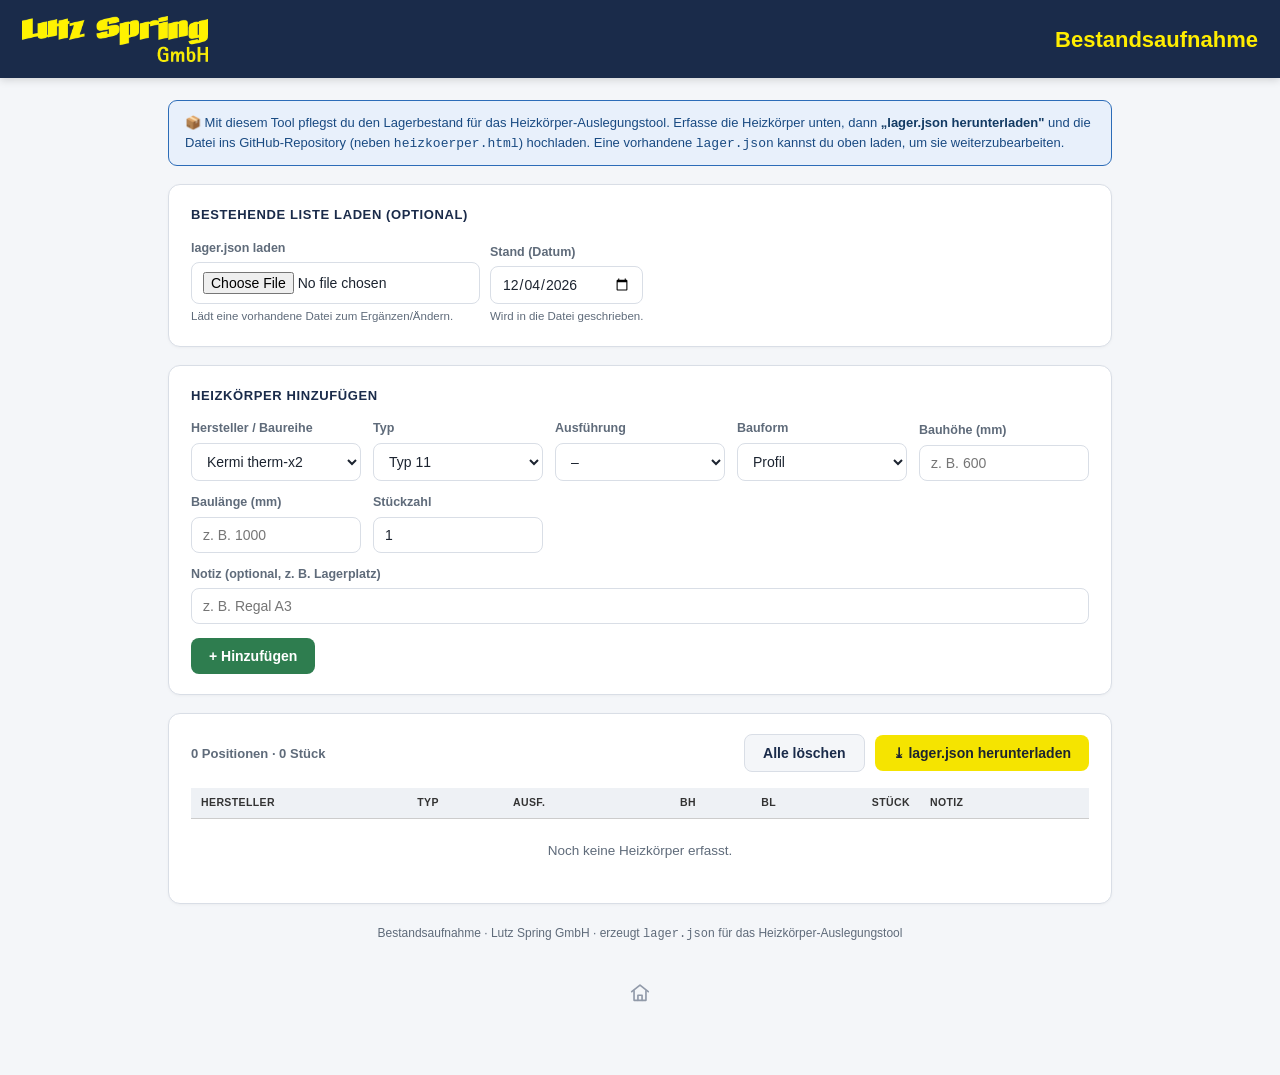
<file: bestandsaufnahme.html>
<!DOCTYPE html>
<html lang="de">
<head>
<meta charset="UTF-8">
<meta name="viewport" content="width=device-width, initial-scale=1.0">
<title>Bestandsaufnahme · Lutz Spring GmbH</title>
<link rel="stylesheet" href="theme.css">
<style>
  /* Datei-eigene Namen -> zentrale Tokens aus theme.css.
     Farbwerte stehen ausschliesslich in theme.css. */
  :root{
    --navy:       var(--brand-navy);
    --navy-light: var(--brand-navy-light);
    --accent:     var(--interactive);
    --green:      var(--status-green);
    --amber:      var(--status-amber);
    --red:        var(--status-red);
    --bg:         var(--bg-cool);
    --line:       var(--border-cool);
    --muted:      var(--text-cool-2);
    --yellow:     var(--brand-yellow);
  }
  *{box-sizing:border-box}
  body{margin:0;font-family:-apple-system,BlinkMacSystemFont,"Segoe UI",Roboto,Helvetica,Arial,sans-serif;background:var(--bg);color:var(--text-cool-strong);line-height:1.5}
  header{background:var(--navy);color:var(--text-on-dark);padding:16px 22px;display:flex;align-items:center;gap:14px;box-shadow:0 2px 8px var(--shadow-md)}
  .logo{display:flex;align-items:center;gap:12px;width:100%}
  .logo-img{height:46px;width:auto;display:block}
  @media(max-width:600px){.logo-img{height:38px}}
  .logo-text{margin-left:auto;text-align:right}
  .logo-text h1{font-size:22px;font-weight:700;margin:0;color:var(--brand-yellow-alt)}
  .logo-text p{font-size:12px;opacity:.8;margin:2px 0 0}
  .wrap{width:100%;max-width:1000px;margin:0 auto;padding:22px 28px 60px}
  @media(max-width:700px){.wrap{padding:22px 14px 50px}}
  .card{background:var(--card);border:1px solid var(--line);border-radius:12px;padding:20px 22px;margin-bottom:18px;box-shadow:0 1px 3px var(--shadow-sm)}
  .card h2{font-size:13px;text-transform:uppercase;letter-spacing:.6px;color:var(--navy);margin:0 0 14px}
  label{display:block;font-size:12.5px;font-weight:600;color:var(--muted);margin-bottom:5px}
  input,select{width:100%;padding:9px 11px;border:1px solid var(--line);border-radius:8px;font-size:14px;font-family:inherit;background:var(--card);color:var(--text-cool-strong)}
  input:focus,select:focus{outline:none;border-color:var(--accent);box-shadow:0 0 0 3px var(--accent-glow)}
  .formgrid{display:grid;grid-template-columns:repeat(auto-fit,minmax(140px,1fr));gap:12px;align-items:end}
  .btn{padding:10px 18px;background:var(--navy);color:var(--text-on-dark);border:none;border-radius:8px;font-weight:700;font-size:14px;cursor:pointer;font-family:inherit;white-space:nowrap}
  .btn:hover{background:var(--navy-light)}
  .btn-green{background:var(--green)} .btn-green:hover{filter:brightness(1.08)}
  .btn-ghost{background:var(--bg);color:var(--navy);border:1px solid var(--line)}
  .btn-ghost:hover{background:var(--surface-cool-hover);border-color:var(--accent)}
  .btn-download{background:var(--yellow);color:var(--text-cool-strong);font-weight:800}
  .btn-download:hover{filter:brightness(.96)}
  .hint{font-size:11.5px;color:var(--muted);margin-top:4px}
  table{width:100%;border-collapse:collapse;font-size:13.5px;margin-top:6px}
  th{text-align:left;background:var(--surface-cool);padding:7px 10px;font-size:10.5px;text-transform:uppercase;letter-spacing:.4px;color:var(--gray-800);border-bottom:1px solid var(--gray-300)}
  td{padding:7px 10px;border-bottom:1px solid var(--gray-150);vertical-align:middle}
  .num{text-align:right}
  .mfr-badge{display:inline-block;padding:1px 8px;border-radius:5px;font-size:11px;font-weight:700;color:var(--text-on-dark);background:var(--accent)}
  .mfr-kermi{background:var(--interactive-strong)} .mfr-verteo{background:var(--mfr-verteo)} .mfr-arbonia{background:var(--mfr-arbonia)} .mfr-zehnder{background:var(--mfr-zehnder)}
  .rowbtn{padding:4px 10px;font-size:12px;border:none;border-radius:6px;cursor:pointer;font-family:inherit;font-weight:600}
  .rowbtn-del{background:var(--danger-bg-soft);color:var(--red)} .rowbtn-del:hover{background:var(--danger-bg-soft-hover-alt)}
  .rowbtn-edit{background:var(--blue-soft);color:var(--navy);margin-right:5px} .rowbtn-edit:hover{background:var(--blue-soft-hover)}
  .empty{text-align:center;color:var(--muted);padding:22px;font-size:13.5px}
  .toolbar{display:flex;gap:10px;flex-wrap:wrap;align-items:center;margin-bottom:16px}
  .toolbar .spacer{flex:1}
  .count{font-size:13px;color:var(--muted);font-weight:600}
  .toast{position:fixed;bottom:24px;left:50%;transform:translateX(-50%) translateY(20px);background:var(--navy);color:var(--text-on-dark);padding:11px 22px;border-radius:9px;font-size:14px;font-weight:600;box-shadow:0 4px 16px var(--shadow-lg);opacity:0;pointer-events:none;transition:.25s;z-index:100}
  .toast.show{opacity:1;transform:translateX(-50%) translateY(0)}
  .stand-row{display:flex;gap:10px;align-items:end;flex-wrap:wrap;margin-top:4px}
  .infobox{background:var(--interactive-bg);border:1px solid var(--interactive-strong);color:var(--interactive-dark);border-radius:9px;padding:12px 16px;font-size:13px;margin-bottom:18px}
  .infobox b{color:var(--info-text-strong)}
  .editnote{background:var(--status-amber-bg);border:1px solid var(--amber);color:var(--warn-text);border-radius:8px;padding:8px 12px;font-size:12.5px;margin-top:10px;display:none}
  .editnote.show{display:block}
  .footer{text-align:center;color:var(--muted);font-size:12px;margin-top:20px}
  .zurueck{display:inline-flex;align-items:center;justify-content:center;width:48px;height:48px;color:var(--navy);text-decoration:none;opacity:.45;transition:opacity .12s}
  .zurueck:hover{opacity:1} .zurueck:active{opacity:.3}
</style>
</head>
<body>
<header>
  <div class="logo">
    <img class="logo-img" src="[data-uri]" alt="Lutz Spring">
    <div class="logo-text">
      <h1>Bestandsaufnahme</h1>
    </div>
  </div>
</header>

<div class="wrap">

  <div class="infobox">
    📦 Mit diesem Tool pflegst du den Lagerbestand für das Heizkörper-Auslegungstool. Erfasse die Heizkörper unten,
    dann <b>„lager.json herunterladen"</b> und die Datei ins GitHub-Repository (neben <code>heizkoerper.html</code>) hochladen.
    Eine vorhandene <code>lager.json</code> kannst du oben laden, um sie weiterzubearbeiten.
  </div>

  <!-- Laden / Stand -->
  <div class="card">
    <h2>Bestehende Liste laden (optional)</h2>
    <div class="stand-row">
      <div>
        <label for="ladeFile">lager.json laden</label>
        <input type="file" id="ladeFile" accept=".json,application/json">
        <div class="hint">Lädt eine vorhandene Datei zum Ergänzen/Ändern.</div>
      </div>
      <div>
        <label for="stand">Stand (Datum)</label>
        <input type="date" id="stand">
        <div class="hint">Wird in die Datei geschrieben.</div>
      </div>
    </div>
  </div>

  <!-- Erfassen -->
  <div class="card">
    <h2>Heizkörper hinzufügen</h2>
    <div class="formgrid">
      <div>
        <label for="hersteller">Hersteller / Baureihe</label>
        <select id="hersteller"></select>
      </div>
      <div>
        <label for="typ">Typ</label>
        <select id="typ"></select>
      </div>
      <div id="ausfWrap">
        <label for="ausf">Ausführung</label>
        <select id="ausf">
          <option value="">–</option>
          <option value="K">K (seitl. Anschluss)</option>
          <option value="V">V (Ventil / Mittelanschl.)</option>
        </select>
      </div>
      <div id="bauformWrap" style="display:none">
        <label for="bauform">Bauform</label>
        <select id="bauform">
          <option value="profil">Profil</option>
          <option value="plan">Plan</option>
        </select>
      </div>
      <div id="anschlussWrap" style="display:none">
        <label for="anschluss">Ventil-Anschluss</label>
        <select id="anschluss">
          <option value="rechts">Rechts</option>
          <option value="links">Links</option>
        </select>
      </div>
      <div>
        <label for="bh">Bauhöhe (mm)</label>
        <input type="number" id="bh" placeholder="z. B. 600" min="0" step="10">
      </div>
      <div>
        <label for="bl">Baulänge (mm)</label>
        <input type="number" id="bl" placeholder="z. B. 1000" min="0" step="10">
      </div>
      <div>
        <label for="stueck">Stückzahl</label>
        <input type="number" id="stueck" placeholder="z. B. 2" min="1" step="1" value="1">
      </div>
      <div style="grid-column:1/-1">
        <label for="notiz">Notiz (optional, z. B. Lagerplatz)</label>
        <input type="text" id="notiz" placeholder="z. B. Regal A3">
      </div>
    </div>
    <div style="margin-top:14px;display:flex;gap:10px;flex-wrap:wrap">
      <button class="btn btn-green" id="addBtn">+ Hinzufügen</button>
      <button class="btn btn-ghost" id="cancelEdit" style="display:none">Bearbeitung abbrechen</button>
    </div>
    <div class="editnote" id="editnote">✏️ Du bearbeitest eine vorhandene Position. „Speichern" übernimmt die Änderung.</div>
  </div>

  <!-- Liste -->
  <div class="card">
    <div class="toolbar">
      <span class="count" id="count">0 Positionen</span>
      <span class="spacer"></span>
      <button class="btn btn-ghost" id="clearBtn">Alle löschen</button>
      <button class="btn btn-download" id="downloadBtn">⤓ lager.json herunterladen</button>
    </div>
    <table>
      <thead>
        <tr><th>Hersteller</th><th>Typ</th><th>Ausf.</th><th class="num">BH</th><th class="num">BL</th><th class="num">Stück</th><th>Notiz</th><th></th></tr>
      </thead>
      <tbody id="tbody"></tbody>
    </table>
    <div class="empty" id="emptyMsg">Noch keine Heizkörper erfasst.</div>
  </div>

  <div class="footer">Bestandsaufnahme · Lutz Spring GmbH · erzeugt <code>lager.json</code> für das Heizkörper-Auslegungstool</div>

  <div style="display:flex; justify-content:center; margin-top:26px;">
    <a class="zurueck" href="index.html" title="Zur Startseite" aria-label="Zur Startseite"><svg viewBox="0 0 24 24" width="22" height="22" fill="none" stroke="currentColor" stroke-width="1.8" stroke-linecap="round" stroke-linejoin="round"><path d="M3 10.5 12 3.5l9 7"/><path d="M5.5 9.5V20h13V9.5"/><path d="M9.75 20v-5.5h4.5V20"/></svg></a>
  </div>

</div>

<div class="toast" id="toast"></div>

<script>
/* Baureihen + Typen – identisch zum Auslegungstool */
const HERSTELLER_LISTE = [
  {id:'kermi',   name:'Kermi therm-x2',   typen:['11','22','33'],          typLabel:t=>'Typ '+t,        ausf:true},
  {id:'verteo',  name:'Kermi Verteo-Profil', typen:['10','20','21','22'],  typLabel:t=>'Verteo Typ '+t, ausf:false},
  {id:'arbonia', name:'Arbonia Röhren',   typen:['2','3','4','5','6'],     typLabel:t=>t+'-Säuler',     ausf:false},
  {id:'zehnder', name:'Zehnder Charleston',typen:['2','3','4','5','6'],    typLabel:t=>t+'-Säuler',     ausf:false}
];
const mfrById = id => HERSTELLER_LISTE.find(m=>m.id===id);

let BESTAND = [];       // Array der Positionen
let editIndex = null;   // Index beim Bearbeiten, sonst null

/* ---------- UI-Aufbau ---------- */
const selH = document.getElementById('hersteller');
HERSTELLER_LISTE.forEach(m=>{
  const o=document.createElement('option'); o.value=m.id; o.textContent=m.name; selH.appendChild(o);
});
function fuelleTypen(){
  const m=mfrById(selH.value); const selT=document.getElementById('typ');
  selT.innerHTML='';
  m.typen.forEach(t=>{ const o=document.createElement('option'); o.value=t; o.textContent=m.typLabel(t); selT.appendChild(o); });
  // Ausführung nur bei Kermi therm-x2
  document.getElementById('ausfWrap').style.display = m.ausf ? '' : 'none';
  if(!m.ausf) document.getElementById('ausf').value='';
  // Bauform (Profil/Plan) nur bei Kermi therm-x2
  document.getElementById('bauformWrap').style.display = m.ausf ? '' : 'none';
  aktualisiereAnschluss();
}
// Anschluss-Feld (rechts/links) nur bei Kermi + Ventilausführung (V)
function aktualisiereAnschluss(){
  const m=mfrById(selH.value);
  const istVentil = m.ausf && document.getElementById('ausf').value==='V';
  document.getElementById('anschlussWrap').style.display = istVentil ? '' : 'none';
}
document.getElementById('ausf').addEventListener('change', aktualisiereAnschluss);
selH.addEventListener('change', fuelleTypen);
fuelleTypen();

// Standdatum vorbelegen (heute)
document.getElementById('stand').value = new Date().toISOString().slice(0,10);

/* ---------- Hinzufügen / Bearbeiten ---------- */
function leseFormular(){
  const m=mfrById(selH.value);
  const bh=parseInt(document.getElementById('bh').value,10);
  const bl=parseInt(document.getElementById('bl').value,10);
  const stueck=parseInt(document.getElementById('stueck').value,10);
  if(!bh||!bl){ toast('Bitte Bauhöhe und Baulänge angeben.'); return null; }
  if(!stueck||stueck<1){ toast('Bitte eine Stückzahl ≥ 1 angeben.'); return null; }
  const ausf=document.getElementById('ausf').value;
  // Ohne Ausfuehrung ist die Position fuer heizkoerper.html nicht zuordenbar:
  // der Lagerabgleich dort vergleicht K/V und wertet eine fehlende Angabe
  // bewusst als "kein Treffer". Deshalb hier schon verlangen.
  if(m.ausf && !ausf){ toast('Bitte die Ausführung angeben (K oder V).'); return null; }
  const pos={ hersteller:m.id, typ:document.getElementById('typ').value, bh, bl, stueck };
  if(m.ausf && ausf) pos.v=ausf;
  // Bauform nur bei Kermi therm-x2
  if(m.ausf) pos.bauform=document.getElementById('bauform').value;
  // Anschluss-Seite nur bei Ventilausführung
  if(m.ausf && ausf==='V') pos.anschluss=document.getElementById('anschluss').value;
  const notiz=document.getElementById('notiz').value.trim();
  if(notiz) pos.notiz=notiz;
  return pos;
}
document.getElementById('addBtn').addEventListener('click',()=>{
  const pos=leseFormular(); if(!pos) return;
  if(editIndex!==null){
    BESTAND[editIndex]=pos; editIndex=null; beendeEdit(); toast('Position aktualisiert.');
  } else {
    // gleiche Position (Hersteller/Typ/BH/BL/Ausf./Bauform/Anschluss) -> Stück addieren
    const gleich=BESTAND.findIndex(p=>p.hersteller===pos.hersteller&&p.typ===pos.typ&&p.bh===pos.bh&&p.bl===pos.bl&&(p.v||'')===(pos.v||'')&&(p.bauform||'')===(pos.bauform||'')&&(p.anschluss||'')===(pos.anschluss||''));
    if(gleich>=0){ BESTAND[gleich].stueck+=pos.stueck; if(pos.notiz) BESTAND[gleich].notiz=pos.notiz; toast('Vorhandene Position ergänzt (Stück addiert).'); }
    else { BESTAND.push(pos); toast('Heizkörper hinzugefügt.'); }
  }
  render(); resetEingaben();
});
document.getElementById('cancelEdit').addEventListener('click',()=>{ editIndex=null; beendeEdit(); resetEingaben(); });

function resetEingaben(){
  document.getElementById('bh').value='';
  document.getElementById('bl').value='';
  document.getElementById('stueck').value='1';
  document.getElementById('notiz').value='';
  document.getElementById('bh').focus();
}
function starteEdit(idx){
  const p=BESTAND[idx]; editIndex=idx;
  selH.value=p.hersteller; fuelleTypen();
  document.getElementById('typ').value=p.typ;
  const m=mfrById(p.hersteller);
  if(m.ausf) document.getElementById('ausf').value=p.v||'';
  if(m.ausf) document.getElementById('bauform').value=p.bauform||'profil';
  aktualisiereAnschluss();
  if(m.ausf && p.v==='V' && p.anschluss) document.getElementById('anschluss').value=p.anschluss;
  document.getElementById('bh').value=p.bh;
  document.getElementById('bl').value=p.bl;
  document.getElementById('stueck').value=p.stueck;
  document.getElementById('notiz').value=p.notiz||'';
  document.getElementById('addBtn').textContent='✓ Speichern';
  document.getElementById('cancelEdit').style.display='';
  document.getElementById('editnote').classList.add('show');
  window.scrollTo({top:0,behavior:'smooth'});
}
function beendeEdit(){
  document.getElementById('addBtn').textContent='+ Hinzufügen';
  document.getElementById('cancelEdit').style.display='none';
  document.getElementById('editnote').classList.remove('show');
}

/* ---------- Liste rendern ---------- */
function render(){
  const tb=document.getElementById('tbody');
  const empty=document.getElementById('emptyMsg');
  document.getElementById('count').textContent =
    BESTAND.length+' Position'+(BESTAND.length===1?'':'en')+' · '+BESTAND.reduce((s,p)=>s+p.stueck,0)+' Stück';
  if(!BESTAND.length){ tb.innerHTML=''; empty.style.display='block'; return; }
  empty.style.display='none';
  tb.innerHTML = BESTAND.map((p,idx)=>{
    const m=mfrById(p.hersteller);
    return `<tr>
      <td><span class="mfr-badge mfr-${p.hersteller}">${m?m.name:p.hersteller}</span></td>
      <td>${m?m.typLabel(p.typ):p.typ}${p.bauform?` <span style="color:var(--muted);font-size:11px">${p.bauform==='plan'?'Plan':'Profil'}</span>`:''}</td>
      <td>${p.v||'–'}${p.v==='V'&&p.anschluss?` <span style="color:var(--muted);font-size:11px">(${p.anschluss})</span>`:''}</td>
      <td class="num">${p.bh}</td>
      <td class="num">${p.bl}</td>
      <td class="num"><b>${p.stueck}</b></td>
      <td>${p.notiz?p.notiz.replace(/</g,'&lt;'):'<span style="color:var(--gray-400)">–</span>'}</td>
      <td style="white-space:nowrap;text-align:right">
        <button class="rowbtn rowbtn-edit" data-edit="${idx}">Ändern</button>
        <button class="rowbtn rowbtn-del" data-del="${idx}">Löschen</button>
      </td>
    </tr>`;
  }).join('');
  tb.querySelectorAll('[data-edit]').forEach(b=>b.addEventListener('click',()=>starteEdit(+b.dataset.edit)));
  tb.querySelectorAll('[data-del]').forEach(b=>b.addEventListener('click',()=>{
    BESTAND.splice(+b.dataset.del,1); if(editIndex!==null){editIndex=null;beendeEdit();resetEingaben();} render(); toast('Position gelöscht.');
  }));
}

document.getElementById('clearBtn').addEventListener('click',()=>{
  if(!BESTAND.length) return;
  if(confirm('Wirklich alle '+BESTAND.length+' Positionen löschen?')){ BESTAND=[]; editIndex=null; beendeEdit(); render(); resetEingaben(); toast('Liste geleert.'); }
});

/* ---------- Laden ---------- */
document.getElementById('ladeFile').addEventListener('change',e=>{
  const f=e.target.files[0]; if(!f) return;
  const r=new FileReader();
  r.onload=ev=>{
    try{
      const data=JSON.parse(ev.target.result);
      const arr=Array.isArray(data.bestand)?data.bestand:(Array.isArray(data)?data:null);
      if(!arr) throw new Error('Feld "bestand" nicht gefunden');
      // validieren/normalisieren
      BESTAND = arr.filter(p=>p&&p.hersteller&&p.typ&&p.bh&&p.bl).map(p=>{
        const o={hersteller:String(p.hersteller),typ:String(p.typ),bh:Number(p.bh),bl:Number(p.bl),stueck:Number(p.stueck)||1};
        if(p.v) o.v=String(p.v); if(p.bauform) o.bauform=String(p.bauform); if(p.anschluss) o.anschluss=String(p.anschluss); if(p.notiz) o.notiz=String(p.notiz); return o;
      });
      if(data.stand) document.getElementById('stand').value=data.stand;
      render(); toast(BESTAND.length+' Positionen geladen.');
    }catch(err){ toast('Datei konnte nicht gelesen werden: '+err.message); }
    e.target.value=''; // erneutes Laden derselben Datei ermöglichen
  };
  r.readAsText(f);
});

/* ---------- Download ---------- */
document.getElementById('downloadBtn').addEventListener('click',()=>{
  if(!BESTAND.length){ toast('Liste ist leer – nichts zum Speichern.'); return; }
  const stand=document.getElementById('stand').value || new Date().toISOString().slice(0,10);
  const daten={
    _hinweis:"Lagerbestand Lutz Spring GmbH. Neben heizkoerper.html im selben Ordner ablegen. Felder: hersteller (kermi|verteo|arbonia|zehnder), typ, bh, bl, stueck. Pflicht bei Kermi/Verteo: v ('K' Kompakt / 'V' Ventil) - ohne diese Angabe findet heizkoerper.html die Position nicht. Optional: bauform ('profil'/'plan' bei Kermi therm-x2), anschluss ('rechts'/'links' bei Ventilausführung V), notiz.",
    stand,
    bestand: BESTAND
  };
  const txt=JSON.stringify(daten,null,2);
  const blob=new Blob([txt],{type:'application/json'});
  const url=URL.createObjectURL(blob);
  const a=document.createElement('a');
  a.href=url; a.download='lager.json';
  document.body.appendChild(a); a.click(); document.body.removeChild(a);
  URL.revokeObjectURL(url);
  toast('lager.json heruntergeladen.');
});

/* ---------- Toast ---------- */
let toastT;
function toast(msg){
  const t=document.getElementById('toast'); t.textContent=msg; t.classList.add('show');
  clearTimeout(toastT); toastT=setTimeout(()=>t.classList.remove('show'),1900);
}

render();
</script>
</body>
</html>
</file>
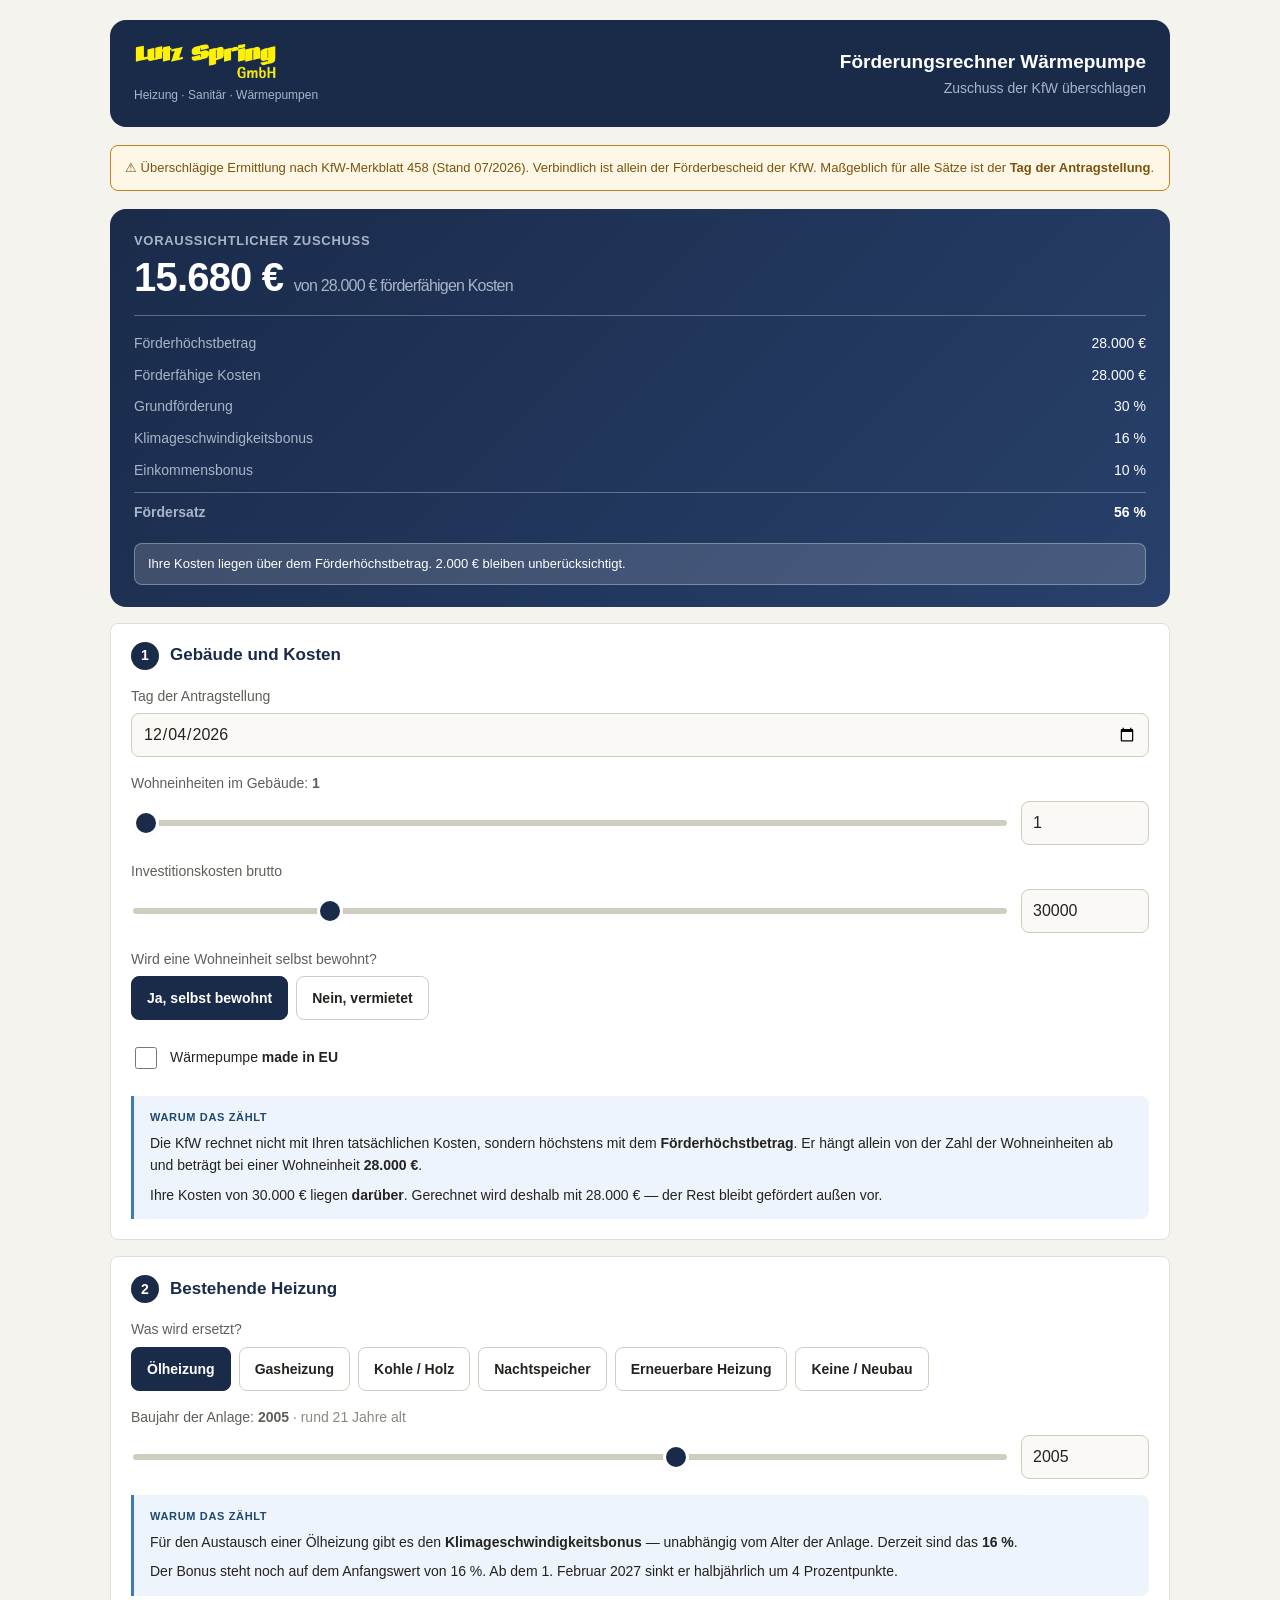
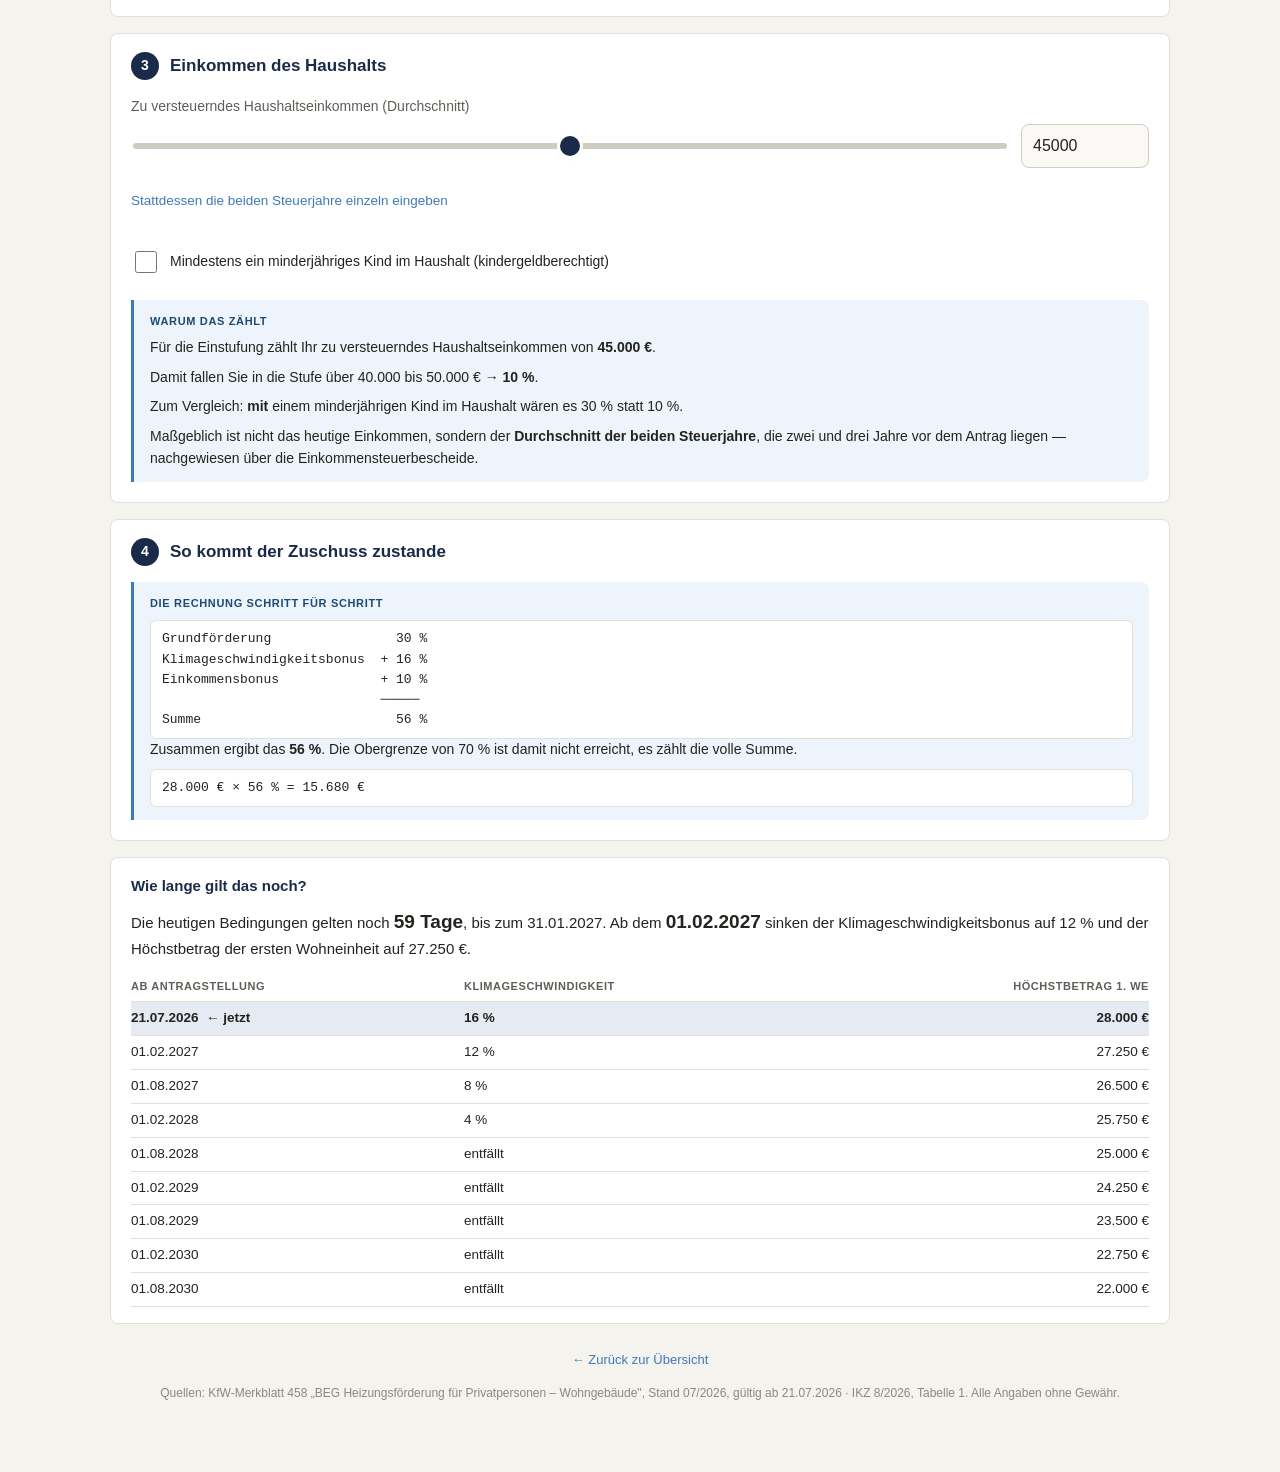
<file: foerderung.html>
<!DOCTYPE html>
<html lang="de">
<head>
<meta charset="UTF-8">
<meta name="viewport" content="width=device-width, initial-scale=1, viewport-fit=cover">
<title>Förderungsrechner Wärmepumpe · Lutz Spring GmbH</title>

<!-- iOS-Homescreen-Betrieb: bitte unverändert lassen -->
<meta name="apple-mobile-web-app-capable" content="yes">
<meta name="apple-mobile-web-app-status-bar-style" content="black-translucent">
<meta name="apple-mobile-web-app-title" content="Lutz Spring">
<!-- Literal nötig: var() ist in <meta> ungültig -->
<meta name="theme-color" content="#1a2b4a">
<link rel="apple-touch-icon" href="logo.png">
<link rel="icon" href="logo.png">

<!-- Zentrale Design-Tokens. Muss VOR dem <style>-Block stehen. -->
<link rel="stylesheet" href="theme.css">

<style>
  /* Datei-eigene Namen -> zentrale Tokens aus theme.css.
     Farbwerte stehen ausschliesslich in theme.css. */
  :root{
    --accent:      var(--brand-navy);
    --accent-text: var(--brand-navy);
  }

  *{box-sizing:border-box;}
  html{-webkit-text-size-adjust:100%;}
  body{
    margin:0;
    background:var(--bg);
    color:var(--text);
    font-family:var(--font);
    line-height:1.55;
    padding:env(safe-area-inset-top) env(safe-area-inset-right)
            env(safe-area-inset-bottom) env(safe-area-inset-left);
    -webkit-tap-highlight-color:transparent;
  }
  .wrap{width:100%; max-width:1100px; margin:0 auto; padding:20px 20px 70px;}

  /* --- Kopfbereich --- */
  header{
    background:var(--accent);
    color:var(--text-on-dark);
    border-radius:var(--radius-lg);
    padding:22px 24px;
    margin-bottom:18px;
    display:flex; flex-wrap:wrap; gap:14px;
    align-items:center; justify-content:space-between;
  }
  .logo-img{height:38px; width:auto; display:block;}
  .brand-sub{font-size:12px; color:var(--text-on-dark-2); margin-top:6px;}
  .tool-title{text-align:right; font-size:14px; color:var(--text-on-dark-2);}
  .tool-title strong{display:block; font-size:19px; color:var(--text-on-dark); margin-bottom:2px;}

  .hinweis{
    background:var(--status-amber-bg);
    border:1px solid var(--status-amber);
    color:var(--warn-text);
    border-radius:var(--radius);
    padding:12px 14px; font-size:13px; margin-bottom:18px;
  }

  /* --- Schritte --- */
  .schritt{
    background:var(--card);
    border:1px solid var(--border);
    border-radius:var(--radius);
    padding:18px 20px 20px;
    margin-bottom:16px;
  }
  .schritt-kopf{display:flex; align-items:center; gap:11px; margin-bottom:16px;}
  .schritt-nr{
    flex:0 0 auto; width:28px; height:28px; border-radius:50%;
    background:var(--accent); color:var(--text-on-dark);
    display:flex; align-items:center; justify-content:center;
    font-size:14px; font-weight:700;
  }
  .schritt-kopf h2{font-size:17px; margin:0; font-weight:650; color:var(--accent-text);}

  /* --- Eingaben --- */
  .fld{display:block; margin-bottom:16px; font-size:14px;}
  .fld > span{display:block; color:var(--text-2); margin-bottom:6px;}
  .raster{display:grid; grid-template-columns:repeat(auto-fit,minmax(230px,1fr)); gap:0 18px;}

  input[type=number], input[type=date], select{
    width:100%; min-height:44px; padding:9px 11px;
    border:1px solid var(--border-strong);
    border-radius:var(--radius);
    background:var(--surface); color:var(--text);
    font-family:var(--font); font-size:16px;
  }
  input:focus-visible, select:focus-visible, button:focus-visible,
  input[type=range]:focus-visible, summary:focus-visible{
    outline:3px solid var(--interactive); outline-offset:2px;
  }

  /* Schieberegler mit gekoppeltem Zahlenfeld */
  .regler-zeile{display:flex; align-items:center; gap:12px;}
  .regler-zeile input[type=range]{flex:1; min-width:0;}
  .regler-zeile .zahl{flex:0 0 128px;}
  input[type=range]{
    -webkit-appearance:none; appearance:none;
    height:34px; background:transparent; cursor:pointer;
  }
  input[type=range]::-webkit-slider-runnable-track{
    height:6px; border-radius:3px; background:var(--border-strong);
  }
  input[type=range]::-webkit-slider-thumb{
    -webkit-appearance:none; appearance:none;
    width:26px; height:26px; margin-top:-10px; border-radius:50%;
    background:var(--accent); border:3px solid var(--card);
    box-shadow:0 1px 3px var(--shadow-sm);
  }
  input[type=range]::-moz-range-track{height:6px; border-radius:3px; background:var(--border-strong);}
  input[type=range]::-moz-range-thumb{
    width:22px; height:22px; border-radius:50%;
    background:var(--accent); border:3px solid var(--card);
  }

  /* Auswahlknöpfe statt Radio-Buttons */
  .wahl{display:flex; flex-wrap:wrap; gap:8px;}
  .wahl button{
    min-height:44px; padding:9px 15px;
    border:1px solid var(--border-strong); border-radius:var(--radius);
    background:var(--card); color:var(--text);
    font-family:var(--font); font-size:14px; font-weight:600; cursor:pointer;
  }
  .wahl button[aria-pressed="true"]{
    background:var(--accent); color:var(--text-on-dark); border-color:var(--accent);
  }
  .schalter{
    display:flex; align-items:center; gap:10px; min-height:44px;
    font-size:14px; cursor:pointer;
  }
  .schalter input{width:22px; height:22px; flex:0 0 auto;}

  details.jahre{margin-top:-4px; margin-bottom:16px;}
  details.jahre summary{
    cursor:pointer; font-size:13.5px; color:var(--interactive);
    min-height:44px; display:flex; align-items:center;
  }
  details.jahre .raster{margin-top:8px;}

  /* --- Erklärkasten hinter jedem Schritt --- */
  .erklaer{
    background:var(--info-bg-soft);
    border-left:3px solid var(--interactive);
    border-radius:0 var(--radius) var(--radius) 0;
    padding:13px 16px; margin-top:4px;
  }
  .erklaer-titel{
    font-size:11px; font-weight:700; text-transform:uppercase;
    letter-spacing:.06em; color:var(--info-text); margin-bottom:7px;
  }
  .erklaer p{margin:0 0 8px; font-size:14px; line-height:1.55; color:var(--text);}
  .erklaer p:last-child{margin-bottom:0;}
  .erklaer b{font-weight:650;}
  .erklaer .rechnung{
    font-family:'SF Mono',Menlo,Consolas,monospace; font-size:13px;
    background:var(--card); border:1px solid var(--border);
    border-radius:6px; padding:8px 11px; margin:8px 0 0;
    overflow-x:auto; white-space:pre;
  }

  /* --- Ergebnis --- */
  .ergebnis{
    background:linear-gradient(135deg, var(--brand-navy), var(--brand-navy-light));
    color:var(--text-on-dark);
    border-radius:var(--radius-lg);
    padding:22px 24px; margin-bottom:16px;
  }
  .ergebnis h2{font-size:13px; text-transform:uppercase; letter-spacing:.7px;
    color:var(--text-on-dark-2); margin:0 0 4px; font-weight:600;}
  .zuschuss{font-size:40px; font-weight:700; letter-spacing:-.02em; line-height:1.1;}
  .zuschuss small{font-size:16px; font-weight:400; color:var(--text-on-dark-2);}
  .erg-zeilen{margin-top:16px; border-top:1px solid var(--overlay-white-30); padding-top:12px;}
  .erg-zeile{display:flex; justify-content:space-between; gap:12px;
    padding:5px 0; font-size:14px;}
  .erg-zeile .lbl{color:var(--text-on-dark-2);}
  .erg-zeile.summe{border-top:1px solid var(--overlay-white-30);
    margin-top:6px; padding-top:9px; font-weight:700;}
  .erg-hinweis{
    margin-top:14px; background:var(--overlay-white-15);
    border:1px solid var(--overlay-white-30); border-radius:var(--radius);
    padding:10px 13px; font-size:13px; line-height:1.5;
  }

  /* --- Frist --- */
  .frist{
    background:var(--card); border:1px solid var(--border);
    border-radius:var(--radius); padding:16px 20px; margin-bottom:16px;
  }
  .frist h3{font-size:15px; margin:0 0 10px; font-weight:650; color:var(--accent-text);}
  .frist-gross{font-size:15px; margin-bottom:12px;}
  .frist-gross b{font-size:19px;}
  table.stufen{width:100%; border-collapse:collapse; font-size:13.5px;
    font-variant-numeric:tabular-nums;}
  table.stufen th{
    text-align:left; font-size:11px; text-transform:uppercase; letter-spacing:.05em;
    color:var(--text-2); font-weight:600; padding:6px 10px 6px 0;
    border-bottom:1px solid var(--border);
  }
  table.stufen td{padding:6px 10px 6px 0; border-bottom:1px solid var(--border);}
  table.stufen tr.jetzt td{font-weight:700; background:var(--accent-bg);}
  table.stufen td:last-child, table.stufen th:last-child{padding-right:0; text-align:right;}
  .tabelle-huelle{overflow-x:auto;}

  /* --- Kundenhinweis EE-Heizung --- */
  .ee-hinweis{
    background:var(--warn-bg-soft); border:1px solid var(--status-amber);
    border-radius:var(--radius); padding:16px 18px; margin-bottom:16px;
  }
  .ee-hinweis h3{font-size:16px; margin:0 0 8px; font-weight:650; color:var(--warn-text);}
  .ee-hinweis p{margin:0 0 8px; font-size:14.5px; line-height:1.55;}
  .ee-hinweis p:last-child{margin-bottom:0;}
  .ee-hinweis .klein{font-size:12.5px; color:var(--text-2); font-style:italic;}

  details.quelle{margin-top:10px;}
  details.quelle summary{cursor:pointer; font-size:12.5px; color:var(--text-2);
    min-height:44px; display:flex; align-items:center;}
  details.quelle p{font-size:12.5px; color:var(--text-2); margin:0 0 6px;}

  footer{margin-top:26px; text-align:center; font-size:13px;}
  footer a{color:var(--interactive); text-decoration:none;}
  footer a:hover{text-decoration:underline;}
  .fuss-text{color:var(--text-3); font-size:12px; margin-top:14px; line-height:1.5;}

  @media (max-width:560px){
    header{flex-direction:column; align-items:flex-start;}
    .tool-title{text-align:left;}
    .zuschuss{font-size:32px;}
    .regler-zeile{flex-wrap:wrap;}
    .regler-zeile .zahl{flex:1 1 100%;}
  }
</style>
</head>
<body>
<div class="wrap">

  <header>
    <div class="brand">
      <img class="logo-img" src="logo.png" alt="Lutz Spring GmbH">
      <div class="brand-sub">Heizung · Sanitär · Wärmepumpen</div>
    </div>
    <div class="tool-title">
      <strong>Förderungsrechner Wärmepumpe</strong>
      Zuschuss der KfW überschlagen
    </div>
  </header>

  <div class="hinweis">
    &#9888; Überschlägige Ermittlung nach KfW-Merkblatt 458 (Stand 07/2026).
    Verbindlich ist allein der Förderbescheid der KfW. Maßgeblich für alle
    Sätze ist der <b>Tag der Antragstellung</b>.
  </div>

  <!-- ============ ERGEBNIS (steht oben, rechnet live mit) ============ -->
  <section class="ergebnis" aria-live="polite">
    <h2>Voraussichtlicher Zuschuss</h2>
    <div class="zuschuss" id="erg-betrag">–</div>
    <div class="erg-zeilen" id="erg-zeilen"></div>
    <div class="erg-hinweis" id="erg-hinweis" hidden></div>
  </section>

  <main>

  <!-- ============ SCHRITT 1 ============ -->
  <section class="schritt">
    <div class="schritt-kopf"><span class="schritt-nr">1</span>
      <h2>Gebäude und Kosten</h2></div>

    <label class="fld"><span>Tag der Antragstellung</span>
      <input type="date" id="datum"></label>

    <label class="fld"><span>Wohneinheiten im Gebäude: <b id="we-anzeige">1</b></span>
      <div class="regler-zeile">
        <input type="range" id="we" min="1" max="20" step="1" value="1"
               aria-label="Anzahl Wohneinheiten">
        <input type="number" class="zahl" id="we-zahl" min="1" max="20" step="1" value="1"
               aria-label="Anzahl Wohneinheiten, Zahleneingabe">
      </div></label>

    <label class="fld"><span>Investitionskosten brutto</span>
      <div class="regler-zeile">
        <input type="range" id="kosten" min="5000" max="120000" step="500" value="30000"
               aria-label="Investitionskosten in Euro">
        <input type="number" class="zahl" id="kosten-zahl" min="300" step="500" value="30000"
               aria-label="Investitionskosten in Euro, Zahleneingabe">
      </div></label>

    <div class="fld"><span>Wird eine Wohneinheit selbst bewohnt?</span>
      <div class="wahl" id="wahl-selbst" role="group" aria-label="Selbstnutzung">
        <button type="button" data-wert="ja" aria-pressed="true">Ja, selbst bewohnt</button>
        <button type="button" data-wert="nein" aria-pressed="false">Nein, vermietet</button>
      </div></div>

    <div class="fld" id="eu-block" hidden>
      <label class="schalter">
        <input type="checkbox" id="eu">
        <span>Wärmepumpe <b>made in EU</b></span>
      </label>
    </div>

    <div class="erklaer" id="erklaer1">
      <div class="erklaer-titel">Warum das zählt</div>
      <div id="erklaer1-text"></div>
    </div>
  </section>

  <!-- ============ SCHRITT 2 ============ -->
  <section class="schritt">
    <div class="schritt-kopf"><span class="schritt-nr">2</span>
      <h2>Bestehende Heizung</h2></div>

    <div class="fld"><span>Was wird ersetzt?</span>
      <div class="wahl" id="wahl-alt" role="group" aria-label="Bestehende Heizung">
        <button type="button" data-wert="oel"     aria-pressed="true">Ölheizung</button>
        <button type="button" data-wert="gas"     aria-pressed="false">Gasheizung</button>
        <button type="button" data-wert="kohle"   aria-pressed="false">Kohle / Holz</button>
        <button type="button" data-wert="nacht"   aria-pressed="false">Nachtspeicher</button>
        <button type="button" data-wert="ee"      aria-pressed="false">Erneuerbare Heizung</button>
        <button type="button" data-wert="keine"   aria-pressed="false">Keine / Neubau</button>
      </div></div>

    <label class="fld" id="baujahr-block">
      <span>Baujahr der Anlage: <b id="baujahr-anzeige">2005</b>
        <span id="alter-anzeige" style="color:var(--text-3)"></span></span>
      <div class="regler-zeile">
        <input type="range" id="baujahr" min="1970" max="2026" step="1" value="2005"
               aria-label="Baujahr der bestehenden Heizung">
        <input type="number" class="zahl" id="baujahr-zahl" min="1900" max="2026" step="1" value="2005"
               aria-label="Baujahr, Zahleneingabe">
      </div></label>

    <div class="erklaer" id="erklaer2">
      <div class="erklaer-titel">Warum das zählt</div>
      <div id="erklaer2-text"></div>
    </div>
  </section>

  <!-- ============ SCHRITT 3 ============ -->
  <section class="schritt" id="schritt3">
    <div class="schritt-kopf"><span class="schritt-nr">3</span>
      <h2>Einkommen des Haushalts</h2></div>

    <label class="fld"><span>Zu versteuerndes Haushaltseinkommen (Durchschnitt)</span>
      <div class="regler-zeile">
        <input type="range" id="einkommen" min="0" max="90000" step="500" value="45000"
               aria-label="Zu versteuerndes Haushaltseinkommen">
        <input type="number" class="zahl" id="einkommen-zahl" min="0" step="500" value="45000"
               aria-label="Einkommen, Zahleneingabe">
      </div></label>

    <details class="jahre">
      <summary>Stattdessen die beiden Steuerjahre einzeln eingeben</summary>
      <div class="raster">
        <label class="fld"><span id="jahr-a-label">Jahr A</span>
          <input type="number" id="jahr-a" min="0" step="500" placeholder="z. B. 44.000"></label>
        <label class="fld"><span id="jahr-b-label">Jahr B</span>
          <input type="number" id="jahr-b" min="0" step="500" placeholder="z. B. 46.000"></label>
      </div>
    </details>

    <div class="fld">
      <label class="schalter">
        <input type="checkbox" id="kind">
        <span>Mindestens ein minderjähriges Kind im Haushalt (kindergeldberechtigt)</span>
      </label>
    </div>

    <div class="erklaer" id="erklaer3">
      <div class="erklaer-titel">Warum das zählt</div>
      <div id="erklaer3-text"></div>
    </div>
  </section>

  <!-- ============ SCHRITT 4 ============ -->
  <section class="schritt">
    <div class="schritt-kopf"><span class="schritt-nr">4</span>
      <h2>So kommt der Zuschuss zustande</h2></div>
    <div class="erklaer" id="erklaer4" style="margin-top:0">
      <div class="erklaer-titel">Die Rechnung Schritt für Schritt</div>
      <div id="erklaer4-text"></div>
    </div>
  </section>

  </main>

  <!-- ============ KUNDENHINWEIS EE-HEIZUNG ============ -->
  <section class="ee-hinweis" id="ee-hinweis" hidden>
    <h3>Ab 2027 ändert sich etwas für Sie</h3>
    <div id="ee-text"></div>
    <details class="quelle">
      <summary>Grundlage dieser Angabe</summary>
      <p>Angekündigte Änderung der BEG-Förderrichtlinie Wohngebäude
        (BEG WG Punkt 5.1) in Verbindung mit BEG EM Nr. 5.3, wirksam ab dem
        ersten Quartal 2027. Betroffen sind alle förderfähigen Heizungen, die
        nach dem 1. Januar 2008 in Betrieb genommen wurden — Wärmepumpen aller
        Art, Biomasseheizungen, Solarthermie sowie der Anschluss an ein
        Gebäude- oder Wärmenetz.</p>
      <p>Dargestellt in IKZ 8/2026, „BEG-Reform". Im KfW-Merkblatt 458
        (Stand 07/2026) ist die Änderung noch nicht enthalten.</p>
    </details>
  </section>

  <!-- ============ FRISTEN ============ -->
  <section class="frist">
    <h3>Wie lange gilt das noch?</h3>
    <div class="frist-gross" id="frist-text"></div>
    <div class="tabelle-huelle">
      <table class="stufen">
        <thead><tr>
          <th>Ab Antragstellung</th>
          <th>Klimageschwindigkeit</th>
          <th>Höchstbetrag 1. WE</th>
        </tr></thead>
        <tbody id="stufen-body"></tbody>
      </table>
    </div>
  </section>

  <footer>
    <a href="index.html">&larr; Zurück zur Übersicht</a>
    <div class="fuss-text">
      Quellen: KfW-Merkblatt 458 „BEG Heizungsförderung für Privatpersonen –
      Wohngebäude", Stand 07/2026, gültig ab 21.07.2026 · IKZ 8/2026,
      Tabelle 1. Alle Angaben ohne Gewähr.
    </div>
  </footer>

</div>

<script>
(function(){
  "use strict";

  var $ = function(id){ return document.getElementById(id); };

  /* ============================================================
     RECHENKERN

     Quellen:
       - KfW-Merkblatt 458 "BEG Heizungsförderung für Privatpersonen –
         Wohngebäude", Stand 07/2026, gültig ab 21.07.2026
       - IKZ 8/2026 "BEG-Reform", Tabelle 1

     Das Modell wurde gegen die IKZ-Tabelle nachgerechnet:
       EFH 2026:  22.400 / 19.600 / 15.680 / 12.880 €
       2 WE, 0-30k:  23.650 €      3 WE, 0-30k:  27.067 €
       ohne Selbstnutzung, 8 WE:  35.700 €
     Alle Werte stimmen exakt.
     ============================================================ */

  var HB_1WE_START = 28000;   // Förderhöchstbetrag 1. Wohneinheit
  var HB_1WE_MIN   = 22000;   // Endstufe ab 01.08.2030
  var HB_SCHRITT   = 750;     // Absenkung je Halbjahr
  var HB_WE_2_6    = 15000;   // je Wohneinheit 2 bis 6
  var HB_WE_AB7    = 8000;    // je weitere Wohneinheit ab der 7.
  var GRUND        = 30;      // Grundförderung in Prozent
  var KLIMA_START  = 16;      // Klimageschwindigkeitsbonus
  var KLIMA_STUFE  = 4;       // Absenkung je Halbjahr in Prozentpunkten
  var MINDEST      = 300;     // Mindestinvestition brutto

  var START_NOVELLE = new Date(2026, 6, 21);  // 21.07.2026
  var ERSTE_STUFE   = new Date(2027, 1, 1);   // 01.02.2027
  var EU_SPLIT      = new Date(2027, 0, 1);   // ab hier 15 % + 15 % "made in EU"

  /* Anzahl abgeschlossener Absenkungsschritte zum Datum.
     Stichtage: 01.02.2027, 01.08.2027, 01.02.2028, … (Merkblatt 458) */
  function stufen(d){
    if(d < ERSTE_STUFE) return 0;
    var monate = (d.getFullYear() - 2027) * 12 + (d.getMonth() - 1);
    return Math.floor(monate / 6) + 1;
  }

  function klimasatz(d){
    return Math.max(0, KLIMA_START - KLIMA_STUFE * stufen(d));
  }
  function hoechstbetrag1WE(d){
    return Math.max(HB_1WE_MIN, HB_1WE_START - HB_SCHRITT * stufen(d));
  }

  /* Ab 01.01.2027 sinkt die Grundförderung auf 15 %; weitere 15 % gibt es
     für "made in EU"-Wärmepumpen. ANGEKÜNDIGT, im Merkblatt 458 (Stand
     07/2026) noch nicht enthalten — deshalb hier an einer Stelle änderbar. */
  function grundsatz(d, eu){
    if(d < EU_SPLIT) return GRUND;
    return eu ? GRUND : GRUND / 2;
  }

  /* Familienzuschlag: mindestens ein minderjähriges, kindergeldberechtigtes
     Kind mindert das anzusetzende Haushaltsjahreseinkommen einmalig um
     10.000 Euro (Merkblatt 458). */
  function anzusetzendesEinkommen(zve, kind){
    return Math.max(0, zve - (kind ? 10000 : 0));
  }
  function einkommensbonus(zve, kind){
    var e = anzusetzendesEinkommen(zve, kind);
    if(e <= 30000) return 40;
    if(e <= 40000) return 30;
    if(e <= 50000) return 10;
    return 0;
  }
  /* Obergrenze: grundsätzlich 70 %, für die unterste Einkommensstufe 80 %.
     Die 80-Prozent-Grenze fällt genau mit dem 40-Prozent-Bonus zusammen. */
  function obergrenze(bonus){
    return bonus === 40 ? 80 : 70;
  }

  function foerderhoechstbetrag(d, we){
    return hoechstbetrag1WE(d)
         + HB_WE_2_6 * Math.min(Math.max(we - 1, 0), 5)
         + HB_WE_AB7 * Math.max(we - 6, 0);
  }

  /* Klimageschwindigkeitsbonus: nur bei Selbstnutzung und nur beim Austausch
     einer alten Öl-, Kohle-, Nachtspeicher- oder mindestens 20 Jahre alten
     Gasheizung. */
  function klimaBerechtigt(art, baujahr, jahr){
    if(art === 'oel' || art === 'kohle' || art === 'nacht') return true;
    if(art === 'gas') return (jahr - baujahr) >= 20;
    return false;
  }

  function rechne(e){
    var hb      = foerderhoechstbetrag(e.datum, e.we);
    var basis   = Math.min(e.kosten, hb);      // förderfähige Gesamtkosten
    var anteil  = basis / e.we;                // verteilt sich zu gleichen Teilen
    var grund   = grundsatz(e.datum, e.eu);
    var klima   = (e.selbst && klimaBerechtigt(e.art, e.baujahr, e.datum.getFullYear()))
                ? klimasatz(e.datum) : 0;
    var eink    = e.selbst ? einkommensbonus(e.einkommen, e.kind) : 0;
    var grenze  = obergrenze(eink);
    var roh     = grund + klima + eink;
    var satz    = e.selbst ? Math.min(roh, grenze) : grund;

    var zuschussSelbst  = e.selbst ? anteil * satz / 100 : 0;
    var zuschussWeitere = (e.selbst ? (e.we - 1) : e.we) * anteil * grund / 100;

    return {
      hoechstbetrag: hb, basis: basis, anteil: anteil,
      grund: grund, klima: klima, eink: eink,
      roh: roh, satz: satz, grenze: grenze, gedeckelt: e.selbst && roh > grenze,
      zuschuss: zuschussSelbst + zuschussWeitere,
      zuschussSelbst: zuschussSelbst, zuschussWeitere: zuschussWeitere,
      gedeckelteKosten: e.kosten > hb
    };
  }

  /* ---------- Darstellung ---------- */
  function euro(v){
    return Math.round(v).toLocaleString('de-DE') + ' €';
  }
  function datumTxt(d){
    return d.toLocaleDateString('de-DE', {day:'2-digit', month:'2-digit', year:'numeric'});
  }
  function esc(s){
    return String(s == null ? '' : s).replace(/&/g,'&amp;').replace(/</g,'&lt;').replace(/>/g,'&gt;');
  }

  /* ---------- Zustand aus der Oberfläche lesen ---------- */
  var selbst = true, art = 'oel';

  function eingaben(){
    var roh = $('datum').value;                 // "JJJJ-MM-TT"
    var d;
    if(/^\d{4}-\d{2}-\d{2}$/.test(roh)){
      var p = roh.split('-');
      d = new Date(+p[0], +p[1] - 1, +p[2]);     // lokale Mitternacht, nicht UTC
    } else {
      d = new Date();
    }
    return {
      datum: d,
      we: parseInt($('we').value, 10) || 1,
      kosten: Math.max(MINDEST, parseFloat($('kosten-zahl').value) || 0),
      selbst: selbst,
      art: art,
      baujahr: parseInt($('baujahr-zahl').value, 10) || 2005,
      einkommen: Math.max(0, parseFloat($('einkommen-zahl').value) || 0),
      kind: $('kind').checked,
      eu: $('eu').checked
    };
  }

  /* ============================================================
     ERKLÄRTEXTE
     Die Szenarien sind fest — deshalb werden die Texte aus dem
     tatsächlichen Ergebnis gebaut, nicht aus Bausteinen geraten.
     ============================================================ */

  function erklaerung1(e, r){
    var t = [];
    var weTxt = e.we === 1 ? 'einer Wohneinheit' : e.we + ' Wohneinheiten';

    t.push('<p>Die KfW rechnet nicht mit Ihren tatsächlichen Kosten, sondern höchstens '
      + 'mit dem <b>Förderhöchstbetrag</b>. Er hängt allein von der Zahl der Wohneinheiten ab '
      + 'und beträgt bei ' + weTxt + ' <b>' + euro(r.hoechstbetrag) + '</b>.</p>');

    if(e.we > 1){
      var teile = [euro(hoechstbetrag1WE(e.datum)) + ' für die erste'];
      var mittel = Math.min(Math.max(e.we - 1, 0), 5);
      if(mittel > 0) teile.push(mittel + ' × ' + euro(HB_WE_2_6) + ' für die zweite bis sechste');
      var oben = Math.max(e.we - 6, 0);
      if(oben > 0) teile.push(oben + ' × ' + euro(HB_WE_AB7) + ' für jede weitere');
      t.push('<div class="rechnung">' + esc(teile.join('\n+ ')) + '\n= '
        + esc(euro(r.hoechstbetrag)) + '</div>');
    }

    if(r.gedeckelteKosten){
      t.push('<p>Ihre Kosten von ' + euro(e.kosten) + ' liegen <b>darüber</b>. '
        + 'Gerechnet wird deshalb mit ' + euro(r.basis) + ' — der Rest bleibt gefördert außen vor.</p>');
    } else {
      t.push('<p>Ihre Kosten von ' + euro(e.kosten) + ' liegen darunter. '
        + 'Gerechnet wird also mit dem vollen Betrag.</p>');
    }

    if(e.we > 1){
      t.push('<p>Der Betrag verteilt sich zu gleichen Teilen auf alle Wohneinheiten, '
        + 'hier <b>' + euro(r.anteil) + ' je Wohneinheit</b>. Das ist wichtig, weil die '
        + 'Boni nur für die selbst bewohnte Einheit gelten.</p>');
    }

    if(!e.selbst){
      t.push('<p><b>Ohne Selbstnutzung</b> gibt es nur die Grundförderung — '
        + 'Klimageschwindigkeits- und Einkommensbonus setzen voraus, dass Sie '
        + 'selbst in der Wohnung leben.</p>');
    }

    if(e.datum >= EU_SPLIT){
      t.push('<p>Ab dem 1. Januar 2027 sinkt die Grundförderung auf 15 %. Weitere 15 % gibt es '
        + 'für Wärmepumpen aus europäischer Fertigung. '
        + (e.eu
            ? '<b>Angehakt</b> — es bleibt bei ' + r.grund + ' %.'
            : '<b>Nicht angehakt</b> — gerechnet wird mit ' + r.grund + ' %.')
        + '</p>');
    }
    return t.join('');
  }

  function erklaerung2(e, r){
    var t = [];
    var alter = e.datum.getFullYear() - e.baujahr;
    var namen = {oel:'Ölheizung', gas:'Gasheizung', kohle:'Kohle- oder Holzheizung',
                 nacht:'Nachtspeicherheizung', ee:'Heizung auf Basis erneuerbarer Energien',
                 keine:'keine bestehende Heizung'};

    if(!e.selbst){
      t.push('<p>Der Klimageschwindigkeitsbonus gilt nur für selbst bewohnte Wohneinheiten. '
        + 'Da Sie vermieten, spielt die Altanlage für die Förderhöhe keine Rolle.</p>');
      return t.join('');
    }

    if(e.art === 'oel' || e.art === 'kohle' || e.art === 'nacht'){
      t.push('<p>Für den Austausch einer ' + namen[e.art] + ' gibt es den '
        + '<b>Klimageschwindigkeitsbonus</b> — unabhängig vom Alter der Anlage. '
        + 'Derzeit sind das <b>' + r.klima + ' %</b>.</p>');
    } else if(e.art === 'gas'){
      if(alter >= 20){
        t.push('<p>Ihre Gasheizung ist Baujahr ' + e.baujahr + ', also rund <b>' + alter
          + ' Jahre alt</b>. Ab 20 Jahren zählt sie für den Klimageschwindigkeitsbonus — '
          + 'er greift mit <b>' + r.klima + ' %</b>.</p>');
      } else {
        t.push('<p>Ihre Gasheizung ist Baujahr ' + e.baujahr + ', also rund <b>' + alter
          + ' Jahre alt</b>. Der Klimageschwindigkeitsbonus verlangt bei Gas '
          + '<b>mindestens 20 Jahre</b> — er greift hier <b>nicht</b>. '
          + 'Ab Baujahr ' + (e.datum.getFullYear() - 20) + ' oder älter wäre er möglich.</p>');
      }
    } else if(e.art === 'ee'){
      t.push('<p>Sie ersetzen eine Heizung, die bereits erneuerbare Energie nutzt. '
        + 'Dafür gibt es <b>keinen Klimageschwindigkeitsbonus</b> — der Bonus belohnt '
        + 'den Ausstieg aus fossilen Brennstoffen.</p>');
      t.push('<p>Beachten Sie zusätzlich den Hinweis weiter unten zur geplanten Änderung ab 2027.</p>');
    } else {
      t.push('<p>Ohne bestehende Heizung, die ersetzt wird, gibt es keinen '
        + '<b>Klimageschwindigkeitsbonus</b>. Es bleibt bei der Grundförderung '
        + 'und gegebenenfalls dem Einkommensbonus.</p>');
    }

    if(r.klima > 0){
      var s = stufen(e.datum);
      if(s === 0){
        t.push('<p>Der Bonus steht noch auf dem Anfangswert von 16 %. '
          + 'Ab dem 1. Februar 2027 sinkt er halbjährlich um 4 Prozentpunkte.</p>');
      } else {
        t.push('<p>Der Bonus ist bereits ' + s + '-mal abgesenkt worden — von 16 % auf '
          + r.klima + ' %.</p>');
      }
    }
    return t.join('');
  }

  function erklaerung3(e, r){
    if(!e.selbst){
      return '<p>Der Einkommensbonus gilt nur für selbst bewohnte Wohneinheiten. '
        + 'Bei Vermietung bleibt es bei der Grundförderung.</p>';
    }
    var t = [];
    var anzu = anzusetzendesEinkommen(e.einkommen, e.kind);

    if(e.kind){
      t.push('<p>Mit mindestens einem minderjährigen Kind im Haushalt zieht die KfW '
        + '<b>10.000 € vom Einkommen ab</b>. Aus ' + euro(e.einkommen) + ' werden damit '
        + '<b>' + euro(anzu) + '</b>, die für die Einstufung zählen.</p>');
    } else {
      t.push('<p>Für die Einstufung zählt Ihr zu versteuerndes Haushaltseinkommen von '
        + '<b>' + euro(e.einkommen) + '</b>.</p>');
    }

    var stufeTxt;
    if(r.eink === 40)      stufeTxt = 'bis 30.000 € → <b>40 %</b>';
    else if(r.eink === 30) stufeTxt = 'über 30.000 bis 40.000 € → <b>30 %</b>';
    else if(r.eink === 10) stufeTxt = 'über 40.000 bis 50.000 € → <b>10 %</b>';
    else                   stufeTxt = 'über 50.000 € → <b>kein Einkommensbonus</b>';
    t.push('<p>Damit fallen Sie in die Stufe ' + stufeTxt + '.</p>');

    if(r.eink === 40){
      t.push('<p>Diese unterste Stufe hebt zugleich die Obergrenze: Statt 70 % sind '
        + '<b>bis zu 80 %</b> der förderfähigen Kosten möglich.</p>');
    }

    if(!e.kind && r.eink < 40){
      var mitKind = einkommensbonus(e.einkommen, true);
      if(mitKind > r.eink){
        t.push('<p>Zum Vergleich: <b>mit</b> einem minderjährigen Kind im Haushalt wären es '
          + mitKind + ' % statt ' + r.eink + ' %.</p>');
      }
    }

    t.push('<p>Maßgeblich ist nicht das heutige Einkommen, sondern der <b>Durchschnitt der '
      + 'beiden Steuerjahre</b>, die zwei und drei Jahre vor dem Antrag liegen — '
      + 'nachgewiesen über die Einkommensteuerbescheide.</p>');
    return t.join('');
  }

  function erklaerung4(e, r){
    var t = [];
    var z = [];

    if(e.selbst){
      z.push('Grundförderung'.padEnd(28) + String(r.grund).padStart(4) + ' %');
      if(r.klima > 0) z.push('Klimageschwindigkeitsbonus'.padEnd(28) + '+' + String(r.klima).padStart(3) + ' %');
      if(r.eink  > 0) z.push('Einkommensbonus'.padEnd(28) + '+' + String(r.eink).padStart(3) + ' %');
      z.push(''.padEnd(28) + '─────');
      z.push('Summe'.padEnd(28) + String(r.roh).padStart(4) + ' %');
      if(r.gedeckelt){
        z.push('Obergrenze'.padEnd(28) + String(r.grenze).padStart(4) + ' %  ← gilt');
      }
      t.push('<div class="rechnung">' + esc(z.join('\n')) + '</div>');

      if(r.gedeckelt){
        t.push('<p>Die Bausteine ergeben zusammen ' + r.roh + ' %. Die KfW deckelt den '
          + 'Fördersatz aber bei <b>' + r.grenze + ' %</b>'
          + (r.grenze === 80
              ? ' — diese erhöhte Grenze gilt für die unterste Einkommensstufe.'
              : ' — das ist die allgemeine Obergrenze.')
          + ' Gerechnet wird deshalb mit ' + r.satz + ' %.</p>');
      } else {
        t.push('<p>Zusammen ergibt das <b>' + r.satz + ' %</b>. Die Obergrenze von '
          + r.grenze + ' % ist damit nicht erreicht, es zählt die volle Summe.</p>');
      }
    } else {
      t.push('<div class="rechnung">' + esc('Grundförderung'.padEnd(28)
        + String(r.grund).padStart(4) + ' %') + '</div>');
      t.push('<p>Ohne Selbstnutzung bleibt es bei der Grundförderung von ' + r.grund + ' %.</p>');
    }

    var b = [];
    if(e.selbst && e.we > 1){
      b.push('selbst bewohnte WE'.padEnd(20)
        + euro(r.anteil) + ' × ' + r.satz + ' % = ' + euro(r.zuschussSelbst));
      b.push(('übrige ' + (e.we - 1) + ' WE').padEnd(20)
        + euro(r.anteil) + ' × ' + r.grund + ' % = ' + euro(r.zuschussWeitere));
      b.push(''.padEnd(20) + '───────');
      b.push('Zuschuss'.padEnd(20) + euro(r.zuschuss));
    } else if(e.selbst){
      b.push(euro(r.basis) + ' × ' + r.satz + ' % = ' + euro(r.zuschuss));
    } else {
      b.push(euro(r.basis) + ' × ' + r.grund + ' % = ' + euro(r.zuschuss));
    }
    t.push('<div class="rechnung">' + esc(b.join('\n')) + '</div>');

    if(e.selbst && e.we > 1){
      t.push('<p>Nur die selbst bewohnte Wohneinheit bekommt die Boni. Für alle anderen '
        + 'Einheiten gibt es die Grundförderung — deshalb steigt der Zuschuss mit jeder '
        + 'weiteren Wohneinheit, aber nicht im gleichen Verhältnis.</p>');
    }
    return t.join('');
  }

  /* ---------- Fristen ---------- */
  function naechsterStichtag(d){
    if(d < ERSTE_STUFE) return new Date(ERSTE_STUFE);
    var j = d.getFullYear(), m = d.getMonth();
    if(m < 1)  return new Date(j, 1, 1);
    if(m < 7)  return new Date(j, 7, 1);
    return new Date(j + 1, 1, 1);
  }

  function rendereFrist(e, r){
    var naechst = naechsterStichtag(e.datum);
    var tage = Math.ceil((naechst - e.datum) / 86400000);
    var klimaDanach = Math.max(0, r.klima - KLIMA_STUFE);
    var hbDanach = Math.max(HB_1WE_MIN, hoechstbetrag1WE(e.datum) - HB_SCHRITT);

    var txt = 'Die heutigen Bedingungen gelten noch <b>' + tage + ' Tage</b>, '
      + 'bis zum ' + datumTxt(new Date(naechst - 86400000)) + '.';
    var teile = [];
    if(r.klima > 0)
      teile.push('der Klimageschwindigkeitsbonus auf ' + klimaDanach + ' %');
    if(hoechstbetrag1WE(e.datum) > HB_1WE_MIN)
      teile.push('der Höchstbetrag der ersten Wohneinheit auf ' + euro(hbDanach));
    if(teile.length){
      txt += ' Ab dem <b>' + datumTxt(naechst) + '</b> '
           + (teile.length > 1 ? 'sinken ' : 'sinkt ') + teile.join(' und ') + '.';
    } else {
      txt += ' Weitere Absenkungen wirken sich auf Ihre Konstellation nicht mehr aus.';
    }
    $('frist-text').innerHTML = txt;

    // Stufentabelle
    var reihen = [], d = new Date(START_NOVELLE);
    reihen.push({ab: new Date(START_NOVELLE), klima: 16, hb: 28000});
    var cur = new Date(ERSTE_STUFE);
    for(var i = 0; i < 8; i++){
      reihen.push({ab: new Date(cur), klima: klimasatz(cur), hb: hoechstbetrag1WE(cur)});
      cur = naechsterStichtag(new Date(cur.getFullYear(), cur.getMonth(), 2));
    }
    var jetztIdx = 0;
    reihen.forEach(function(z, i){ if(e.datum >= z.ab) jetztIdx = i; });

    $('stufen-body').innerHTML = reihen.map(function(z, i){
      return '<tr' + (i === jetztIdx ? ' class="jetzt"' : '') + '>'
        + '<td>' + datumTxt(z.ab) + (i === jetztIdx ? ' &nbsp;← jetzt' : '') + '</td>'
        + '<td>' + (z.klima > 0 ? z.klima + ' %' : 'entfällt') + '</td>'
        + '<td>' + euro(z.hb) + '</td></tr>';
    }).join('');
  }

  /* ---------- EE-Hinweis ---------- */
  function rendereEeHinweis(e){
    var box = $('ee-hinweis');
    if(e.art !== 'ee'){ box.hidden = true; return; }
    box.hidden = false;
    var nach2008 = e.baujahr > 2008;
    var t = [];
    t.push('<p>Ihre Heizung nutzt bereits erneuerbare Energie und wurde <b>'
      + e.baujahr + '</b> eingebaut.</p>');
    if(nach2008){
      t.push('<p>Für solche Anlagen soll die Förderung beim Austausch <b>ab 2027 entfallen</b> — '
        + 'betroffen sind alle, die nach dem 1. Januar 2008 eingebaut wurden.</p>');
      t.push('<p><b>Heute wird Ihr Tausch noch gefördert.</b> Steht er ohnehin an, kann ein '
        + 'früherer Termin sich lohnen. Sprechen Sie uns gerne darauf an.</p>');
    } else {
      t.push('<p>Anlagen aus der Zeit <b>vor dem 1. Januar 2008</b> sind von der geplanten '
        + 'Streichung nach heutigem Stand nicht betroffen. Wie die Förderung ab 2027 für sie '
        + 'genau aussieht, ist noch nicht abschließend geregelt.</p>');
    }
    t.push('<p class="klein">Die Änderung ist angekündigt, aber noch nicht in den '
      + 'KfW-Bedingungen festgeschrieben.</p>');
    $('ee-text').innerHTML = t.join('');
  }

  /* ---------- Gesamtausgabe ---------- */
  function aktualisiere(){
    var e = eingaben();
    var r = rechne(e);

    // Ergebnisblock
    $('erg-betrag').innerHTML = euro(r.zuschuss)
      + ' <small>von ' + euro(r.basis) + ' förderfähigen Kosten</small>';

    var zeilen = [];
    zeilen.push(['Förderhöchstbetrag', euro(r.hoechstbetrag)]);
    zeilen.push(['Förderfähige Kosten', euro(r.basis)]);
    if(e.selbst){
      zeilen.push(['Grundförderung', r.grund + ' %']);
      if(r.klima > 0) zeilen.push(['Klimageschwindigkeitsbonus', r.klima + ' %']);
      if(r.eink  > 0) zeilen.push(['Einkommensbonus', r.eink + ' %']);
      zeilen.push([r.gedeckelt ? 'Fördersatz (gedeckelt auf ' + r.grenze + ' %)' : 'Fördersatz',
                   r.satz + ' %']);
    } else {
      zeilen.push(['Fördersatz (ohne Selbstnutzung)', r.grund + ' %']);
    }
    $('erg-zeilen').innerHTML = zeilen.map(function(z, i){
      return '<div class="erg-zeile' + (i === zeilen.length - 1 ? ' summe' : '') + '">'
        + '<span class="lbl">' + z[0] + '</span><span>' + z[1] + '</span></div>';
    }).join('');

    var hw = $('erg-hinweis');
    if(e.kosten <= MINDEST){
      hw.hidden = false;
      hw.innerHTML = 'Die Mindestinvestition liegt bei ' + euro(MINDEST) + ' brutto.';
    } else if(r.gedeckelteKosten){
      hw.hidden = false;
      hw.innerHTML = 'Ihre Kosten liegen über dem Förderhöchstbetrag. '
        + euro(e.kosten - r.hoechstbetrag) + ' bleiben unberücksichtigt.';
    } else {
      hw.hidden = true;
    }

    // Erklärtexte
    $('erklaer1-text').innerHTML = erklaerung1(e, r);
    $('erklaer2-text').innerHTML = erklaerung2(e, r);
    $('erklaer3-text').innerHTML = erklaerung3(e, r);
    $('erklaer4-text').innerHTML = erklaerung4(e, r);

    rendereFrist(e, r);
    rendereEeHinweis(e);

    // Sichtbarkeiten
    $('schritt3').style.display = e.selbst ? '' : 'none';
    $('baujahr-block').style.display = (e.art === 'keine') ? 'none' : '';
    $('eu-block').hidden = !(e.datum >= EU_SPLIT);

    // Jahresbeschriftungen: zweites und drittes Jahr vor Antragstellung
    var j = e.datum.getFullYear();
    $('jahr-a-label').textContent = 'Zu versteuerndes Einkommen ' + (j - 3);
    $('jahr-b-label').textContent = 'Zu versteuerndes Einkommen ' + (j - 2);

    $('we-anzeige').textContent = e.we;
    $('baujahr-anzeige').textContent = e.baujahr;
    var alter = j - e.baujahr;
    $('alter-anzeige').textContent = (e.art === 'keine') ? '' : ' · rund ' + alter + ' Jahre alt';
  }

  /* ---------- Verdrahtung ---------- */
  function koppeln(reglerId, zahlId){
    var r = $(reglerId), z = $(zahlId);
    r.addEventListener('input', function(){ z.value = r.value; aktualisiere(); });
    z.addEventListener('input', function(){
      var v = parseFloat(z.value);
      if(isFinite(v)){
        if(v >= +r.min && v <= +r.max) r.value = v;
        else r.value = Math.min(Math.max(v, +r.min), +r.max);
      }
      aktualisiere();
    });
  }
  koppeln('we', 'we-zahl');
  koppeln('kosten', 'kosten-zahl');
  koppeln('baujahr', 'baujahr-zahl');
  koppeln('einkommen', 'einkommen-zahl');

  function wahlGruppe(id, setzen){
    $(id).addEventListener('click', function(ev){
      var b = ev.target.closest('button[data-wert]');
      if(!b) return;
      [].forEach.call(this.querySelectorAll('button'), function(x){
        x.setAttribute('aria-pressed', x === b ? 'true' : 'false');
      });
      setzen(b.getAttribute('data-wert'));
      aktualisiere();
    });
  }
  wahlGruppe('wahl-selbst', function(v){ selbst = (v === 'ja'); });
  wahlGruppe('wahl-alt',    function(v){ art = v; });

  ['datum','kind','eu'].forEach(function(id){
    $(id).addEventListener('change', aktualisiere);
  });

  // Zwei Steuerjahre -> Durchschnitt ins Hauptfeld
  ['jahr-a','jahr-b'].forEach(function(id){
    $(id).addEventListener('input', function(){
      var a = parseFloat($('jahr-a').value), b = parseFloat($('jahr-b').value);
      if(isFinite(a) && isFinite(b)){
        var m = Math.round((a + b) / 2);
        $('einkommen-zahl').value = m;
        $('einkommen').value = Math.min(Math.max(m, +$('einkommen').min), +$('einkommen').max);
        aktualisiere();
      }
    });
  });

  /* ---------- Start ---------- */
  var heute = new Date();
  $('datum').value = heute.getFullYear() + '-'
    + String(heute.getMonth() + 1).padStart(2, '0') + '-'
    + String(heute.getDate()).padStart(2, '0');
  $('baujahr').max = heute.getFullYear();
  $('baujahr-zahl').max = heute.getFullYear();
  aktualisiere();
})();
</script>
</body>
</html>
</file>
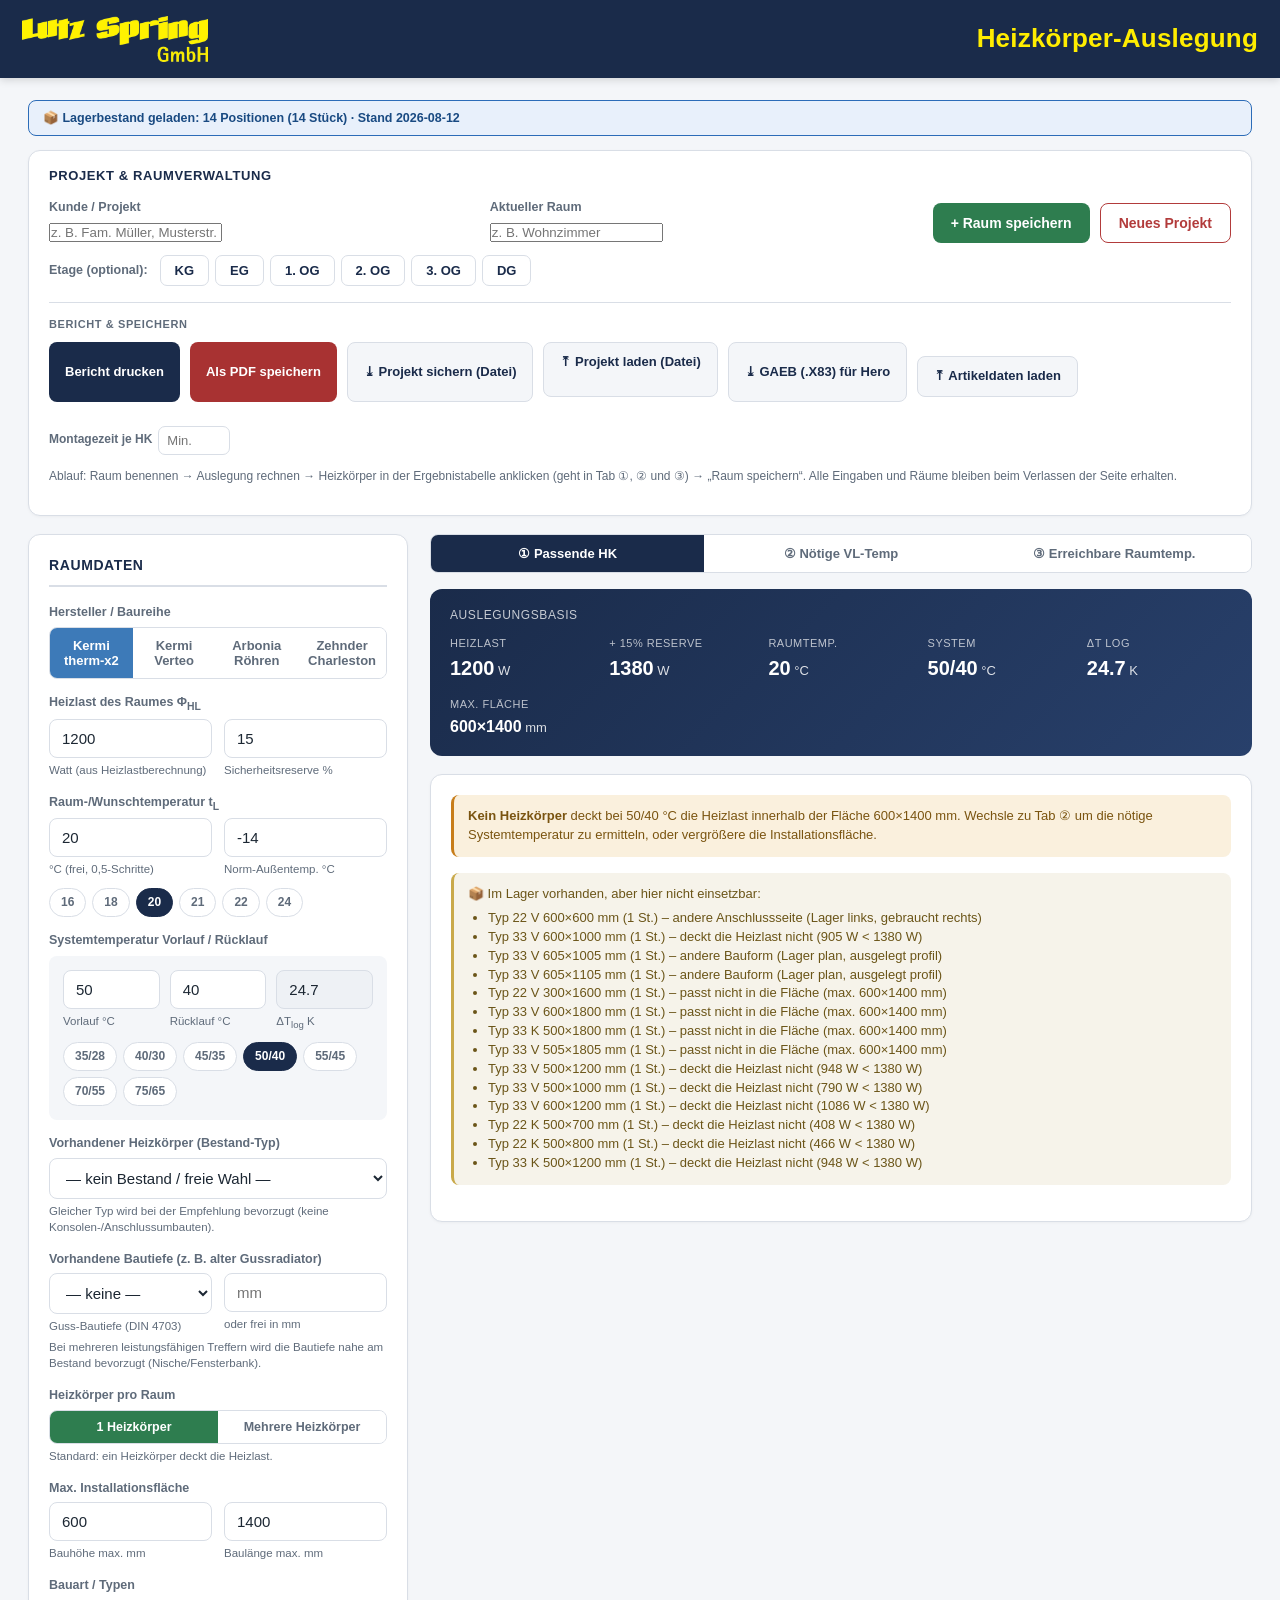
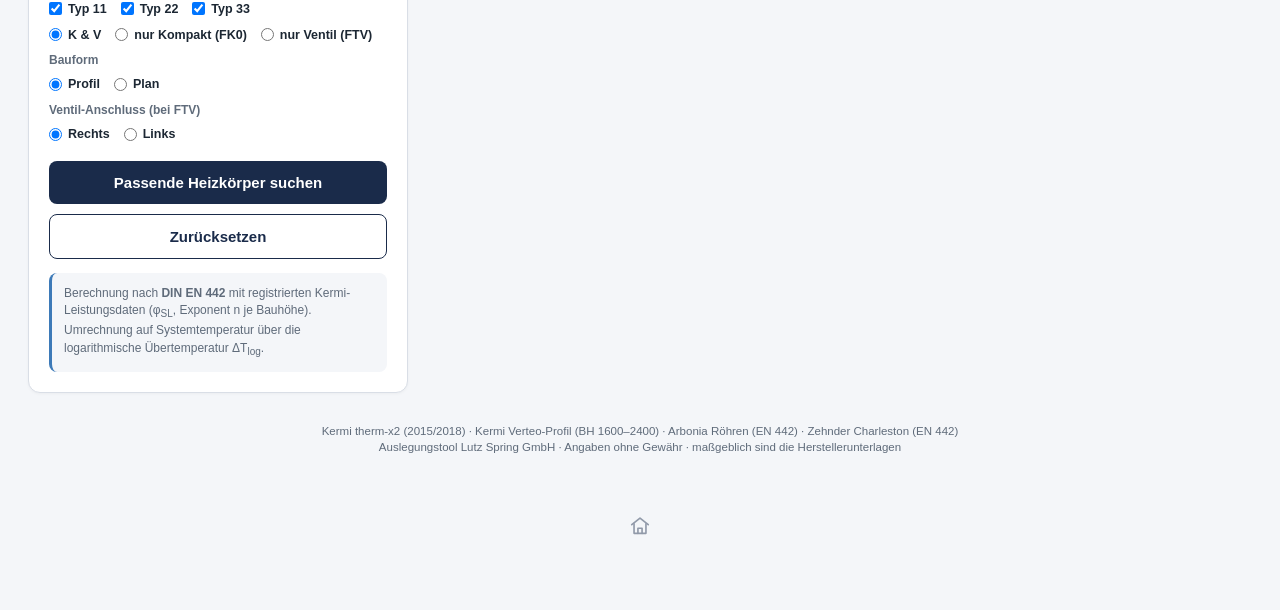
<file: heizkoerper.html>
<!DOCTYPE html>
<html lang="de">
<head>
<meta charset="UTF-8">
<meta name="viewport" content="width=device-width, initial-scale=1.0">
<title>Heizkörper-Auslegung · Lutz Spring GmbH</title>
<link rel="stylesheet" href="theme.css">
<style>
  /* Datei-eigene Namen -> zentrale Tokens aus theme.css.
     Farbwerte stehen ausschliesslich in theme.css. */
  :root{
    --navy:       var(--brand-navy);
    --navy-light: var(--brand-navy-light);
    --accent:     var(--interactive);
    --green:      var(--status-green);
    --amber:      var(--status-amber);
    --red:        var(--status-red);
    --bg:         var(--bg-cool);
    --line:       var(--border-cool);
    --text:       var(--text-cool);
    --muted:      var(--text-cool-2);
  }
  *{box-sizing:border-box;margin:0;padding:0}
  body{font-family:-apple-system,BlinkMacSystemFont,"Segoe UI",Roboto,Helvetica,Arial,sans-serif;background:var(--bg);color:var(--text);line-height:1.45;font-size:15px}
  header{background:var(--navy);color:var(--text-on-dark);padding:16px 22px;display:flex;align-items:center;gap:14px;box-shadow:0 2px 8px var(--shadow-md)}
  .logo{display:flex;align-items:center;gap:12px;width:100%}
  .zurueck{display:inline-flex;align-items:center;justify-content:center;width:48px;height:48px;flex-shrink:0;color:var(--navy);text-decoration:none;line-height:1;opacity:.45;transition:opacity .12s}
  .zurueck:hover{opacity:1}
  .zurueck:active{opacity:.3}
  .logo-mark{width:44px;height:44px;border-radius:8px;background:linear-gradient(135deg,var(--accent),var(--navy-light));display:flex;align-items:center;justify-content:center;font-weight:800;font-size:20px;letter-spacing:-1px;border:2px solid var(--overlay-white-25)}
  .logo-img{height:46px;width:auto;display:block}
  @media(max-width:600px){.logo-img{height:38px}}
  .logo-text{margin-left:auto;text-align:right}
  .logo-text h1{font-size:26px;font-weight:700;letter-spacing:.2px;color:var(--brand-yellow-alt)}
  .logo-text p{font-size:12px;opacity:.8;font-weight:400}
  @media(max-width:600px){.logo-text h1{font-size:20px}}
  .wrap{width:100%;max-width:1400px;margin:0 auto;padding:22px 28px 60px}
  @media(max-width:700px){.wrap{padding:22px 14px 50px}}
  .grid{display:grid;grid-template-columns:380px 1fr;gap:22px}
  @media(max-width:900px){.grid{grid-template-columns:1fr}}
  .card{background:var(--card);border:1px solid var(--line);border-radius:12px;padding:20px;box-shadow:0 1px 3px var(--shadow-sm)}
  .card h2{font-size:14px;text-transform:uppercase;letter-spacing:.6px;color:var(--navy);margin-bottom:16px;padding-bottom:10px;border-bottom:2px solid var(--line);display:flex;align-items:center;justify-content:space-between}
  label{display:block;font-size:12.5px;font-weight:600;color:var(--muted);margin:14px 0 5px}
  label:first-of-type{margin-top:0}
  input[type=number],select{width:100%;padding:10px 12px;border:1px solid var(--line);border-radius:8px;font-size:15px;background:var(--card);color:var(--text);font-family:inherit}
  input:focus,select:focus{outline:none;border-color:var(--accent);box-shadow:0 0 0 3px var(--focus-ring)}
  .row{display:grid;grid-template-columns:repeat(auto-fit,minmax(150px,1fr));gap:12px}
  .hint{font-size:11.5px;color:var(--muted);margin-top:4px;font-weight:400}
  .temp-box{background:var(--bg);border-radius:8px;padding:14px;margin-top:6px}
  .temp-row{display:grid;grid-template-columns:1fr 1fr 1fr;gap:10px}
  .presets{display:flex;gap:6px;flex-wrap:wrap;margin-top:10px}
  .preset{padding:5px 11px;border:1px solid var(--line);background:var(--card);border-radius:20px;font-size:12px;cursor:pointer;font-weight:600;color:var(--muted);transition:.15s}
  .preset:hover{border-color:var(--accent);color:var(--accent)}
  .preset.active{background:var(--navy);color:var(--text-on-dark);border-color:var(--navy)}
  .btn{width:100%;margin-top:18px;padding:13px;background:var(--navy);color:var(--text-on-dark);border:none;border-radius:8px;font-size:15px;font-weight:700;cursor:pointer;transition:.15s;font-family:inherit}
  .btn:hover{background:var(--navy-light)}
  .btn-sec{background:var(--card);color:var(--navy);border:1.5px solid var(--navy);margin-top:10px}
  .btn-sec:hover{background:var(--bg)}
  .checkgroup{display:flex;gap:14px;flex-wrap:wrap;margin-top:6px}
  .checkgroup label{display:flex;align-items:center;gap:6px;margin:0;font-weight:600;color:var(--text);cursor:pointer}
  .checkgroup input{width:auto}
  .summary{background:linear-gradient(135deg,var(--navy),var(--navy-light));color:var(--text-on-dark);border-radius:12px;padding:18px 20px;margin-bottom:18px}
  .flaeche-hinweis{background:var(--overlay-white-15);border:1px solid var(--overlay-white-30);border-radius:7px;padding:8px 11px;margin:10px 0 2px;font-size:12.5px;line-height:1.45;color:var(--text-on-dark)}
  .summary-grid{display:grid;grid-template-columns:repeat(auto-fit,minmax(120px,1fr));gap:14px;margin-top:12px}
  .summary-item .lbl{font-size:11px;text-transform:uppercase;letter-spacing:.5px;opacity:.7}
  .summary-item .val{font-size:20px;font-weight:700;margin-top:2px}
  .summary-item .val small{font-size:13px;font-weight:400;opacity:.85}
  .fbadge{display:inline-block;background:var(--overlay-white-15);padding:2px 9px;border-radius:6px;font-size:12px;font-weight:600;margin-left:8px}
  table{width:100%;border-collapse:collapse;font-size:13.5px}
  th{background:var(--navy);color:var(--text-on-dark);text-align:left;padding:10px 11px;font-size:11.5px;text-transform:uppercase;letter-spacing:.4px;font-weight:600;position:sticky;top:0}
  th.num,td.num{text-align:right}
  td{padding:9px 11px;border-bottom:1px solid var(--line)}
  tr:last-child td{border-bottom:none}
  tbody tr{transition:.1s}
  tbody tr:hover{background:var(--row-hover)}
  tr.best{background:var(--row-best-bg)}
  tr.best:hover{background:var(--row-best-hover)}
  .pill{display:inline-block;padding:2px 9px;border-radius:20px;font-size:11px;font-weight:700}
  .pill-fit{background:var(--success-bg-soft);color:var(--green)}
  .pill-tight{background:var(--warn-bg-soft);color:var(--amber)}
  .cov{font-weight:700}
  .cov.ok{color:var(--green)}
  .cov.tight{color:var(--amber)}
  .tag-best{background:var(--green);color:var(--text-on-dark);padding:1px 7px;border-radius:5px;font-size:10px;font-weight:700;text-transform:uppercase;letter-spacing:.4px;margin-left:6px}
  .tag-bestand{background:var(--accent);color:var(--text-on-dark);padding:1px 7px;border-radius:5px;font-size:10px;font-weight:700;text-transform:uppercase;letter-spacing:.4px;margin-left:6px}
  .tag-lager{background:var(--interactive-strong);color:var(--text-on-dark);padding:1px 7px;border-radius:5px;font-size:10px;font-weight:700;letter-spacing:.3px;margin-left:6px;white-space:nowrap}
  .lager-row{background:var(--row-lager-bg)}
  .lager-row:hover{background:var(--row-lager-hover)}
  .lager-status{margin:0 0 14px;padding:8px 14px;border-radius:8px;font-size:12.5px;font-weight:600}
  .lager-status.ok{background:var(--interactive-bg);border:1px solid var(--interactive-strong);color:var(--interactive-dark)}
  .lager-status.warn{background:var(--neutral-bg-warm);border:1px solid var(--line);color:var(--muted)}
  .clickrow{cursor:pointer}
  .clickrow.active-row{background:var(--row-active-bg) !important;box-shadow:inset 3px 0 0 var(--accent)}
  .bez-box{background:linear-gradient(135deg,var(--brand-navy),var(--brand-navy-light));color:var(--text-on-dark);border-radius:10px;padding:16px 18px;margin-bottom:14px}
  .bez-head{font-size:11px;text-transform:uppercase;letter-spacing:.6px;opacity:.7;margin-bottom:4px}
  .bez-modell{font-size:18px;font-weight:800;letter-spacing:.3px}
  .bez-klar{font-size:13.5px;opacity:.92;margin-top:3px}
  .bez-nr{display:inline-block;margin-top:10px;background:var(--overlay-white-16);border:1px solid var(--overlay-white-30);padding:6px 14px;border-radius:8px;font-family:'SF Mono',Menlo,Consolas,monospace;font-size:18px;font-weight:700;letter-spacing:1px}
  .bez-detail{font-size:12px;opacity:.75;margin-top:10px}
  .bez-konsole{margin-top:10px;background:var(--overlay-white-14);border:1px solid var(--overlay-white-25);border-radius:7px;padding:7px 11px;font-size:12.5px;color:var(--text-on-dark)}
  .kons-switch{display:flex;gap:6px;margin-bottom:7px}
  .kons-btn{flex:1;padding:5px 8px;background:var(--overlay-white-12);border:1px solid var(--overlay-white-30);border-radius:6px;color:var(--text-on-dark);font-size:12px;font-weight:600;cursor:pointer;font-family:inherit}
  .kons-btn.active{background:var(--brand-yellow);color:var(--on-yellow);border-color:var(--brand-yellow)}
  .kons-inhalt{font-size:12.5px}
  .bez-lager{margin-top:10px;display:flex;align-items:flex-start;gap:8px;background:var(--lager-overlay-bg);border:1px solid var(--lager-overlay-border);border-radius:7px;padding:8px 11px;font-size:12.5px;color:var(--text-on-dark);cursor:pointer}
  .bez-lager input{margin-top:2px;flex-shrink:0}
  .bez-bestand-kons{margin-left:18px;margin-top:6px;font-size:12px;opacity:.92}
  .bez-bestand{margin-top:10px;display:flex;align-items:flex-start;gap:8px;background:var(--bestand-overlay-bg);border:1px solid var(--bestand-overlay-border);border-radius:7px;padding:8px 11px;font-size:12.5px;color:var(--text-on-dark);cursor:pointer}
  .bez-bestand input{margin-top:2px;flex-shrink:0}
  .bez-add-btn{margin-top:12px;width:100%;padding:11px;background:var(--green);color:var(--text-on-dark);border:none;border-radius:8px;font-weight:700;font-size:14px;cursor:pointer;font-family:inherit}
  .bez-add-btn:hover{filter:brightness(1.08)}
  /* Projektleiste */
  .projbar{background:var(--card);border:1px solid var(--line);border-radius:12px;padding:16px 20px;margin-bottom:18px;box-shadow:0 1px 3px var(--shadow-sm)}
  .projbar h2{font-size:13px;text-transform:uppercase;letter-spacing:.6px;color:var(--navy);margin-bottom:12px}
  /* Gruppe 1: Eingabe & Raum-Aktionen */
  .proj-group{display:flex;gap:14px;align-items:flex-end;flex-wrap:wrap}
  .proj-fields{display:grid;grid-template-columns:1fr 1fr;gap:12px;flex:1;min-width:280px}
  .proj-fields label{margin:0 0 5px}
  .proj-actions{display:flex;gap:10px;flex-wrap:wrap}
  @media(max-width:700px){.proj-fields{grid-template-columns:1fr}.proj-actions{width:100%}.proj-actions button{flex:1}}
  .btn-save{padding:11px 18px;background:var(--green);color:var(--text-on-dark);border:none;border-radius:8px;font-weight:700;font-size:14px;cursor:pointer;font-family:inherit;white-space:nowrap}
  .btn-save:hover{filter:brightness(1.08)}
  .btn-neu{padding:11px 18px;background:var(--card);color:var(--red);border:1.5px solid var(--red);border-radius:8px;font-weight:700;font-size:14px;cursor:pointer;font-family:inherit;white-space:nowrap}
  .btn-neu:hover{background:var(--danger-bg-faint)}
  .etagen-row{display:flex;align-items:center;gap:12px;margin-top:12px;flex-wrap:wrap}
  .etagen-label{font-size:12.5px;color:var(--muted);font-weight:600}
  .etagen-btns{display:flex;gap:6px;flex-wrap:wrap}
  .etage-btn{padding:7px 14px;background:var(--card);color:var(--navy);border:1px solid var(--line);border-radius:7px;font-size:13px;font-weight:600;cursor:pointer;font-family:inherit;transition:.12s}
  .etage-btn:hover{background:var(--bg);border-color:var(--accent)}
  .etage-btn.active{background:var(--navy);color:var(--text-on-dark);border-color:var(--navy)}
  /* Gruppe 2: Ausgabe & Dateien – optisch abgesetzt */
  .proj-group-io{display:block;margin-top:16px;padding-top:14px;border-top:1px solid var(--line)}
  .proj-group-label{display:block;font-size:11px;text-transform:uppercase;letter-spacing:.6px;color:var(--muted);margin-bottom:9px;font-weight:700}
  .proj-io-btns{display:flex;gap:10px;flex-wrap:wrap}
  .btn-print{padding:10px 16px;background:var(--navy);color:var(--text-on-dark);border:none;border-radius:8px;font-weight:700;font-size:13px;cursor:pointer;font-family:inherit;white-space:nowrap}
  .btn-print:hover{background:var(--navy-light)}
  .btn-pdf{padding:10px 16px;background:var(--danger-strong);color:var(--text-on-dark);border:none;border-radius:8px;font-weight:700;font-size:13px;cursor:pointer;font-family:inherit;white-space:nowrap}
  .btn-pdf:hover{filter:brightness(1.08)}
  .btn-io{padding:10px 16px;background:var(--bg);color:var(--navy);border:1px solid var(--line);border-radius:8px;font-weight:600;font-size:13px;cursor:pointer;font-family:inherit;white-space:nowrap;text-align:center}
  .btn-io:hover{background:var(--surface-cool-hover);border-color:var(--accent)}
  @media(max-width:700px){.proj-io-btns{flex-direction:column}.proj-io-btns button,.proj-io-btns label{width:100%}}
  .gaeb-zeit{display:inline-flex;align-items:center;gap:6px;font-size:12px;color:var(--muted);font-weight:600}
  .gaeb-zeit input{width:72px;padding:6px 8px;border:1px solid var(--line);border-radius:7px;font-size:13px;background:var(--card);color:var(--text);font-family:inherit}
  .ioswarn{display:none;background:var(--status-amber-bg);border:1px solid var(--amber);border-left:4px solid var(--amber);border-radius:10px;padding:14px 18px;margin-bottom:16px;color:var(--warn-text);font-size:13.5px}
  .ioswarn b{color:var(--warn-text-strong)}
  .raumliste{margin-top:14px;display:flex;flex-direction:column;gap:8px}
  .raumchip{display:flex;flex-direction:column;gap:8px;background:var(--bg);border:1px solid var(--line);border-radius:9px;padding:10px 13px;font-size:13px}
  .raumchip-top{display:flex;align-items:center;gap:12px}
  .raumchip .rname{font-weight:700;color:var(--navy);min-width:110px}
  .raumchip .retage{display:inline-block;background:var(--navy);color:var(--text-on-dark);font-size:11px;padding:1px 7px;border-radius:5px;margin-right:2px;font-weight:700}
  .raumchip-bestand{background:var(--bestand-bg-soft);border-color:var(--amber)}
  .undo-toast{position:fixed;bottom:24px;left:50%;transform:translateX(-50%) translateY(20px);background:var(--navy);color:var(--text-on-dark);padding:11px 22px;border-radius:9px;font-size:14px;font-weight:600;box-shadow:0 4px 16px var(--shadow-lg);opacity:0;pointer-events:none;transition:opacity .25s,transform .25s;z-index:1000}
  .undo-toast.show{opacity:1;transform:translateX(-50%) translateY(0)}
  .rbestand{display:flex;align-items:center;gap:4px;font-size:12px;color:var(--muted);font-weight:600;cursor:pointer;white-space:nowrap;user-select:none}
  .rbestand input{cursor:pointer;width:15px;height:15px;accent-color:var(--amber)}
  .raumchip .rinfo{flex:1;color:var(--muted)}
  .raumchip .rnr{font-family:'SF Mono',Menlo,Consolas,monospace;font-weight:700;color:var(--accent)}
  .raumchip button{border:none;background:var(--danger-bg-soft);color:var(--red);border-radius:6px;padding:4px 10px;font-weight:700;cursor:pointer;font-family:inherit;font-size:12px}
  .raumchip button:hover{background:var(--danger-bg-soft-hover)}
  .rnotiz{width:100%;padding:8px 11px;border:1px solid var(--line);border-radius:7px;font-size:13px;font-family:inherit;background:var(--card);color:var(--text)}
  .rnotiz:focus{outline:none;border-color:var(--accent);box-shadow:0 0 0 3px var(--accent-glow)}
  .rnotiz::placeholder{color:var(--placeholder);font-style:italic}
  .savehint{font-size:12px;color:var(--muted);margin-top:8px}
  /* Druckbericht */
  #printArea{display:none}
  @media print{
    header, .wrap > .grid, .projbar, .footer{display:none !important}
    .zurueck{display:none !important}
    .wrap{max-width:100%;padding:0}
    #printArea{display:block !important;font-size:12px;color:var(--print-text)}
    #printArea .ph{display:flex;justify-content:space-between;align-items:flex-start;background:var(--brand-navy);color:var(--text-on-dark);padding:18px 22px;margin:-0px 0 16px;border-radius:8px;-webkit-print-color-adjust:exact;print-color-adjust:exact}
    #printArea .plogo{height:48px;width:auto;display:block}
    #printArea h1{font-size:19px;color:var(--text-on-dark);margin:0}
    #printArea .ph .psub{font-size:11px;color:var(--print-on-navy-2)}
    #printArea .psub{font-size:11px;color:var(--print-text-2)}
    #printArea .proom{border:1px solid var(--print-border-strong);border-radius:6px;padding:10px 14px;margin-bottom:12px;page-break-inside:avoid}
    #printArea .proom h3{font-size:14px;margin:0 0 6px;color:var(--brand-navy);border-bottom:1px solid var(--print-border-light);padding-bottom:4px}
    #printArea .petage-head{font-size:15px;font-weight:700;color:var(--text-on-dark);background:var(--brand-navy);padding:6px 12px;border-radius:5px;margin:16px 0 10px;-webkit-print-color-adjust:exact;print-color-adjust:exact;page-break-after:avoid}
    #printArea .petage-head:first-child{margin-top:0}
    #printArea .pnotiz{margin-top:8px;background:var(--print-note-bg);border:1px solid var(--print-note-border);border-left:4px solid var(--bestand);border-radius:5px;padding:7px 11px;font-size:12px;color:var(--bestand-text);-webkit-print-color-adjust:exact;print-color-adjust:exact}
    #printArea .pnotiz-label{font-weight:700;color:var(--bestand-label);text-transform:uppercase;letter-spacing:.5px;font-size:10.5px}
    #printArea .pbestand{display:inline-block;background:var(--print-bestand-bg);border:1px solid var(--bestand);color:var(--bestand-text);font-weight:700;font-size:11px;padding:3px 10px;border-radius:5px;margin:0 0 8px;-webkit-print-color-adjust:exact;print-color-adjust:exact}
    /* Bestell-Zusammenfassungen */
    #printArea .psum{margin-top:18px;border:1.5px solid var(--brand-navy);border-radius:7px;overflow:hidden;page-break-inside:avoid}
    #printArea .psum-head{background:var(--brand-navy);color:var(--text-on-dark);font-weight:700;font-size:13px;padding:7px 12px;display:flex;justify-content:space-between;-webkit-print-color-adjust:exact;print-color-adjust:exact}
    #printArea .psum-head span{font-weight:400;font-size:11.5px;opacity:.9}
    #printArea .psum-table{width:100%;border-collapse:collapse;font-size:11.5px}
    #printArea .psum-table th{background:var(--surface-cool);text-align:left;padding:5px 10px;font-size:10.5px;text-transform:uppercase;letter-spacing:.4px;color:var(--print-th-text);border-bottom:1px solid var(--print-border);-webkit-print-color-adjust:exact;print-color-adjust:exact}
    #printArea .psum-table td{padding:5px 10px;border-bottom:1px solid var(--print-border-faint);vertical-align:top;width:auto}
    #printArea .psum-table td:first-child{width:auto;color:var(--print-text)}
    #printArea .psum-table .c-menge{width:52px;white-space:nowrap}
    #printArea .psum-table .c-raum{color:var(--print-text-3);font-size:10.5px}
    #printArea .psum-bestand{border-color:var(--bestand)}
    #printArea .psum-bestand .psum-head{background:var(--bestand);color:var(--on-gold)}
    #printArea .psum-lager{border-color:var(--interactive-strong)}
    #printArea .psum-lager .psum-head{background:var(--interactive-strong);color:var(--text-on-dark)}
    #printArea .phk-lager{display:inline-block;background:var(--interactive-strong);color:var(--text-on-dark);font-size:10px;font-weight:700;padding:1px 8px;border-radius:5px;margin-left:6px;-webkit-print-color-adjust:exact;print-color-adjust:exact}
    #printArea .phk-bestand{display:inline-block;background:var(--brand-yellow);color:var(--on-yellow);font-size:10px;font-weight:700;padding:1px 8px;border-radius:5px;margin-left:6px;-webkit-print-color-adjust:exact;print-color-adjust:exact}
    #printArea .phk-lager-box{border-left:3px solid var(--interactive-strong)}
    #printArea .phk-bestand-box{border-left:3px solid var(--brand-yellow);background:var(--bestand-bg-faint);-webkit-print-color-adjust:exact;print-color-adjust:exact}
    #printArea .psum-note{padding:6px 12px;font-size:10px;color:var(--print-note-text);background:var(--bestand-bg-soft);-webkit-print-color-adjust:exact;print-color-adjust:exact}
    #printArea table{width:100%;border-collapse:collapse;font-size:11.5px}
    #printArea td{padding:3px 6px;vertical-align:top}
    #printArea td:first-child{color:var(--print-text-2);width:42%}
    #printArea .pnr{font-family:Menlo,Consolas,monospace;font-weight:700;font-size:13px}
    #printArea .pfoot{margin-top:14px;font-size:10px;color:var(--print-text-4);border-top:1px solid var(--print-border);padding-top:8px}
  }
  .empty{text-align:center;padding:40px 20px;color:var(--muted)}
  .empty svg{opacity:.3;margin-bottom:12px}
  .tablewrap{max-height:480px;overflow:auto;border-radius:8px;border:1px solid var(--line)}
  .mode-tabs{display:flex;gap:0;margin-bottom:16px;border:1px solid var(--line);border-radius:8px;overflow:hidden}
  .hkmode-tabs{display:flex;gap:0;margin:6px 0 4px;border:1px solid var(--line);border-radius:8px;overflow:hidden}
  .hkmode-tab{flex:1;padding:9px;text-align:center;background:var(--card);cursor:pointer;font-size:12.5px;font-weight:600;color:var(--muted);border:none;font-family:inherit;transition:.15s}
  .hkmode-tab.active{background:var(--green);color:var(--text-on-dark)}
  .hkkorb{background:var(--card);border:1.5px solid var(--green);border-radius:12px;padding:16px 18px;margin-bottom:16px;box-shadow:0 1px 3px var(--shadow-sm)}
  .hkkorb h3{font-size:14px;color:var(--navy);margin-bottom:10px;display:flex;align-items:center;justify-content:space-between}
  .hkkorb-item{display:flex;align-items:center;gap:10px;background:var(--bg);border:1px solid var(--line);border-radius:8px;padding:8px 12px;margin-bottom:7px;font-size:13px}
  .hkkorb-item.item-bestand{background:var(--bestand-bg);border-color:var(--bestand-border)}
  .korb-badge{display:inline-block;padding:1px 7px;border-radius:5px;font-size:10px;font-weight:700;margin-left:5px;white-space:nowrap}
  .kb-lager{background:var(--interactive-strong);color:var(--text-on-dark)}
  .kb-bestand{background:var(--brand-yellow);color:var(--on-yellow)}
  .mini-lager{color:var(--interactive-strong);font-weight:700}
  .mini-bestand{background:var(--brand-yellow);color:var(--on-yellow);padding:0 5px;border-radius:4px;font-size:10px;font-weight:700}
  .hkkorb-item .hi-name{font-weight:700;color:var(--navy);flex:1}
  .hkkorb-item .hi-menge{display:flex;align-items:center;gap:4px}
  .hkkorb-item .hi-menge button{border:1px solid var(--line);background:var(--card);color:var(--navy);border-radius:5px;width:24px;height:24px;padding:0;font-weight:700;font-size:14px;cursor:pointer;font-family:inherit;line-height:1}
  .hkkorb-item .hi-menge button:hover{background:var(--bg);border-color:var(--accent)}
  .hkkorb-item .hi-anz{font-weight:700;color:var(--navy);min-width:26px;text-align:center;font-size:13px}
  .hkkorb-item .hi-del{border:none;background:var(--danger-bg-soft);color:var(--red);border-radius:6px;padding:3px 9px;font-weight:700;cursor:pointer;font-family:inherit;font-size:11px}
  .hkkorb-item .hi-nr{font-family:'SF Mono',Menlo,Consolas,monospace;font-weight:700;color:var(--accent);font-size:12px}
  .hkkorb-item .hi-w{font-weight:700;color:var(--green)}
  .hkkorb-item button{border:none;background:var(--danger-bg-soft);color:var(--red);border-radius:6px;padding:3px 9px;font-weight:700;cursor:pointer;font-family:inherit;font-size:11px}
  .hkkorb-sum{margin-top:10px;padding-top:10px;border-top:2px solid var(--line);font-size:14px}
  .hkkorb-bar{height:10px;background:var(--track-bg);border-radius:5px;overflow:hidden;margin:8px 0}
  .hkkorb-bar-fill{height:100%;transition:width .3s;border-radius:5px}
  .hkkorb-empty{color:var(--muted);font-size:12.5px;font-style:italic;padding:6px 0}
  .mfr-tabs{display:flex;gap:0;margin:6px 0 4px;border:1px solid var(--line);border-radius:8px;overflow:hidden}
  .mfr-tab{flex:1;padding:10px;text-align:center;background:var(--card);cursor:pointer;font-size:13px;font-weight:700;color:var(--muted);border:none;font-family:inherit;transition:.15s}
  .mfr-tab.active{background:var(--accent);color:var(--text-on-dark)}
  .mode-tab{flex:1;padding:11px;text-align:center;background:var(--card);cursor:pointer;font-size:13px;font-weight:600;color:var(--muted);border:none;font-family:inherit;transition:.15s}
  .mode-tab.active{background:var(--navy);color:var(--text-on-dark)}
  .note{font-size:12px;color:var(--muted);margin-top:14px;padding:12px;background:var(--bg);border-radius:8px;border-left:3px solid var(--accent)}
  .warnbox{background:var(--warn-bg-soft);border-left:3px solid var(--amber);padding:12px 14px;border-radius:8px;margin-bottom:16px;font-size:13px;color:var(--warn-text)}
  .tempfind{margin-top:8px}
  .tempfind td{font-size:13px}
  details{margin-top:14px}
  summary{cursor:pointer;font-size:12.5px;font-weight:600;color:var(--accent);padding:6px 0}
  .footer{text-align:center;font-size:11.5px;color:var(--muted);padding:20px;margin-top:10px}
  .req-list{list-style:none;font-size:13px}
  .req-list li{padding:4px 0;color:var(--muted)}
  .req-list li b{color:var(--text)}
</style>
</head>
<body>
<header>
  <div class="logo">
    <img class="logo-img" src="[data-uri]" alt="Lutz Spring">
    <div class="logo-text">
      <h1>Heizkörper-Auslegung</h1>
    </div>
  </div>
</header>

<div class="wrap">

<div class="ioswarn" id="ioswarn">
  <b>Hinweis:</b> Diese Datei läuft gerade evtl. in der iOS-Schnellvorschau, in der Buttons nicht funktionieren.
  Öffne sie stattdessen in <b>Safari</b>: In der Dateien-App die Datei <b>lange gedrückt halten → Teilen → Safari</b>.
  Danach in Safari über „Teilen → Zum Home-Bildschirm“ als App-Icon ablegen. Zum dauerhaften Sichern von Projekten
  nutze <b>„Projekt sichern (Datei)“</b>.
</div>

<div class="lager-status" id="lagerStatus" style="display:none"></div>

<!-- ============ PROJEKT / RAUM ============ -->
<div class="projbar">
  <h2>Projekt &amp; Raumverwaltung</h2>

  <!-- Gruppe 1: Eingabe & Arbeit am Raum -->
  <div class="proj-group">
    <div class="proj-fields">
      <div>
        <label>Kunde / Projekt</label>
        <input type="text" id="kunde" placeholder="z. B. Fam. Müller, Musterstr. 1">
      </div>
      <div>
        <label>Aktueller Raum</label>
        <input type="text" id="raumname" placeholder="z. B. Wohnzimmer">
      </div>
    </div>
    <div class="proj-actions">
      <button class="btn-save" id="raumSpeichern">+ Raum speichern</button>
      <button class="btn-neu" id="neuesProjekt">Neues Projekt</button>
    </div>
  </div>

  <!-- Etagen-Auswahl (optional) -->
  <div class="etagen-row">
    <span class="etagen-label">Etage (optional):</span>
    <div class="etagen-btns" id="etagenBtns">
      <button class="etage-btn" data-etage="KG">KG</button>
      <button class="etage-btn" data-etage="EG">EG</button>
      <button class="etage-btn" data-etage="1. OG">1. OG</button>
      <button class="etage-btn" data-etage="2. OG">2. OG</button>
      <button class="etage-btn" data-etage="3. OG">3. OG</button>
      <button class="etage-btn" data-etage="DG">DG</button>
    </div>
  </div>

  <!-- Gruppe 2: Ausgabe & Dateien -->
  <div class="proj-group proj-group-io">
    <span class="proj-group-label">Bericht &amp; Speichern</span>
    <div class="proj-io-btns">
      <button class="btn-print" id="berichtDrucken">Bericht drucken</button>
      <button class="btn-pdf" id="berichtPdf">Als PDF speichern</button>
      <button class="btn-io" id="projektExport">⤓ Projekt sichern (Datei)</button>
      <label class="btn-io" for="projektImportFile">⤒ Projekt laden (Datei)</label>
      <button class="btn-io" id="gaebExport">⤓ GAEB (.X83) für Hero</button>
      <label class="btn-io" for="artikelDatei" id="artikelLabel">⤒ Artikeldaten laden</label>
      <input type="file" id="artikelDatei" accept=".json,application/json" style="display:none">
      <label class="gaeb-zeit">Montagezeit je HK
        <input type="number" id="gaebMinuten" min="0" step="5" placeholder="Min."
               title="Leer lassen, wenn die Arbeitszeit in Hero ergänzt wird">
      </label>
      <input type="file" id="projektImportFile" accept=".json,application/json" style="display:none">
    </div>
  </div>

  <div class="savehint">Ablauf: Raum benennen → Auslegung rechnen → Heizkörper in der Ergebnistabelle anklicken (geht in Tab ①, ② und ③) → „Raum speichern“. Alle Eingaben und Räume bleiben beim Verlassen der Seite erhalten.</div>
  <div class="raumliste" id="raumliste"></div>
</div>

<div class="grid">

  <!-- ============ EINGABE ============ -->
  <div>
    <div class="card">
      <h2>Raumdaten</h2>

      <label>Hersteller / Baureihe</label>
      <div class="mfr-tabs" id="mfrtabs">
        <button class="mfr-tab active" data-mfr="kermi">Kermi therm-x2</button>
        <button class="mfr-tab" data-mfr="verteo">Kermi Verteo</button>
        <button class="mfr-tab" data-mfr="arbonia">Arbonia Röhren</button>
        <button class="mfr-tab" data-mfr="zehnder">Zehnder Charleston</button>
      </div>

      <label>Heizlast des Raumes Φ<sub>HL</sub></label>
      <div class="row">
        <div>
          <input type="number" id="heizlast" value="1200" min="50" step="10">
          <div class="hint">Watt (aus Heizlastberechnung)</div>
        </div>
        <div>
          <input type="number" id="reserve" value="15" min="0" max="50" step="1">
          <div class="hint">Sicherheitsreserve %</div>
        </div>
      </div>

      <label>Raum-/Wunschtemperatur t<sub>L</sub></label>
      <div class="row">
        <div>
          <input type="number" id="raumtemp" value="20" min="10" max="30" step="0.5">
          <div class="hint">°C (frei, 0,5-Schritte)</div>
        </div>
        <div>
          <input type="number" id="taussen" value="-14" min="-20" max="5" step="1">
          <div class="hint">Norm-Außentemp. °C</div>
        </div>
      </div>
      <div class="presets" id="rtpresets">
        <span class="preset" data-rt="16">16</span>
        <span class="preset" data-rt="18">18</span>
        <span class="preset" data-rt="20">20</span>
        <span class="preset" data-rt="21">21</span>
        <span class="preset" data-rt="22">22</span>
        <span class="preset" data-rt="24">24</span>
      </div>

      <label>Systemtemperatur Vorlauf / Rücklauf</label>
      <div class="temp-box">
        <div class="temp-row">
          <div>
            <input type="number" id="tv" value="50" step="1">
            <div class="hint">Vorlauf °C</div>
          </div>
          <div>
            <input type="number" id="tr" value="40" step="1">
            <div class="hint">Rücklauf °C</div>
          </div>
          <div>
            <input type="number" id="dtlog" value="—" disabled style="background:var(--surface-cool)">
            <div class="hint">ΔT<sub>log</sub> K</div>
          </div>
        </div>
        <div class="presets" id="presets">
          <span class="preset" data-tv="35" data-tr="28">35/28</span>
          <span class="preset" data-tv="40" data-tr="30">40/30</span>
          <span class="preset" data-tv="45" data-tr="35">45/35</span>
          <span class="preset active" data-tv="50" data-tr="40">50/40</span>
          <span class="preset" data-tv="55" data-tr="45">55/45</span>
          <span class="preset" data-tv="70" data-tr="55">70/55</span>
          <span class="preset" data-tv="75" data-tr="65">75/65</span>
        </div>
      </div>

      <label>Vorhandener Heizkörper (Bestand-Typ)</label>
      <select id="bestand">
        <option value="">— kein Bestand / freie Wahl —</option>
      </select>
      <div class="hint">Gleicher Typ wird bei der Empfehlung bevorzugt (keine Konsolen-/Anschlussumbauten).</div>

      <label>Vorhandene Bautiefe (z. B. alter Gussradiator)</label>
      <div class="row">
        <div>
          <select id="gusstiefe">
            <option value="">— keine —</option>
            <option value="70">Guss 2-Säuler · 70 mm</option>
            <option value="110">Guss 3-Säuler · 110 mm</option>
            <option value="160">Guss 4-Säuler · 160 mm</option>
            <option value="220">Guss 5-Säuler · 220 mm</option>
            <option value="250">Guss 6-Säuler · 250 mm</option>
          </select>
          <div class="hint">Guss-Bautiefe (DIN 4703)</div>
        </div>
        <div>
          <input type="number" id="gusstiefeFrei" min="40" max="300" step="5" placeholder="mm">
          <div class="hint">oder frei in mm</div>
        </div>
      </div>
      <div class="hint">Bei mehreren leistungsfähigen Treffern wird die Bautiefe nahe am Bestand bevorzugt (Nische/Fensterbank).</div>

      <label>Heizkörper pro Raum</label>
      <div class="hkmode-tabs" id="hkmodetabs">
        <button class="hkmode-tab active" data-hkmode="single">1 Heizkörper</button>
        <button class="hkmode-tab" data-hkmode="multi">Mehrere Heizkörper</button>
      </div>
      <div class="hint" id="hkmodehint">Standard: ein Heizkörper deckt die Heizlast.</div>

      <label>Max. Installationsfläche</label>
      <div class="row">
        <div>
          <input type="number" id="maxH" value="600" step="10">
          <div class="hint">Bauhöhe max. mm</div>
        </div>
        <div>
          <input type="number" id="maxL" value="1400" step="10">
          <div class="hint">Baulänge max. mm</div>
        </div>
      </div>

      <label>Bauart / Typen</label>
      <div class="checkgroup" id="typefilter"></div>
      <div class="checkgroup" style="margin-top:8px" id="ausfgroup">
        <label><input type="radio" name="ausf" value="both" checked> K &amp; V</label>
        <label><input type="radio" name="ausf" value="FK0"> nur Kompakt (FK0)</label>
        <label><input type="radio" name="ausf" value="FTV"> nur Ventil (FTV)</label>
      </div>
      <div id="bauformgroup" style="margin-top:8px;display:none">
        <label style="font-size:12px;color:var(--muted);margin-bottom:5px">Bauform</label>
        <div class="checkgroup">
          <label><input type="radio" name="bauform" value="profil" checked> Profil</label>
          <label><input type="radio" name="bauform" value="plan"> Plan</label>
        </div>
      </div>
      <div id="anschlussgroup" style="margin-top:8px;display:none">
        <label style="font-size:12px;color:var(--muted);margin-bottom:5px">Ventil-Anschluss (bei FTV)</label>
        <div class="checkgroup">
          <label><input type="radio" name="anschluss" value="rechts" checked> Rechts</label>
          <label><input type="radio" name="anschluss" value="links"> Links</label>
        </div>
      </div>

      <button class="btn" id="calc">Passende Heizkörper suchen</button>
      <button class="btn-sec btn" id="clear">Zurücksetzen</button>

      <div class="note" id="methodnote">
        Berechnung nach <b>DIN EN 442</b> mit registrierten Kermi-Leistungsdaten (φ<sub>SL</sub>, Exponent n je Bauhöhe). Umrechnung auf Systemtemperatur über die logarithmische Übertemperatur ΔT<sub>log</sub>.
      </div>
    </div>
  </div>

  <!-- ============ ERGEBNIS ============ -->
  <div>
    <div class="mode-tabs">
      <button class="mode-tab active" data-mode="fit">① Passende HK</button>
      <button class="mode-tab" data-mode="temp">② Nötige VL-Temp</button>
      <button class="mode-tab" data-mode="room">③ Erreichbare Raumtemp.</button>
    </div>

    <div id="hkkorb" class="hkkorb" style="display:none"></div>

    <div id="out"></div>
  </div>

</div>
<div class="footer">
  Kermi therm-x2 (2015/2018) · Kermi Verteo-Profil (BH 1600–2400) · Arbonia Röhren (EN 442) · Zehnder Charleston (EN 442)<br>
  Auslegungstool Lutz Spring GmbH · Angaben ohne Gewähr · maßgeblich sind die Herstellerunterlagen
</div>
<div style="display:flex; justify-content:center; margin-top:26px;">
  <a class="zurueck" href="index.html" title="Zur Startseite" aria-label="Zur Startseite"><svg viewBox="0 0 24 24" width="22" height="22" fill="none" stroke="currentColor" stroke-width="1.8" stroke-linecap="round" stroke-linejoin="round"><path d="M3 10.5 12 3.5l9 7"/><path d="M5.5 9.5V20h13V9.5"/><path d="M9.75 20v-5.5h4.5V20"/></svg></a>
</div>
</div>

<div id="printArea"></div>

<script>
/* ============================================================
   KERMI therm-x2 Profil-K / -V — Registrierte Leistungsdaten
   Quelle: Kermi Fachinformation therm-x2 Flachheizkörper (Feb 2018)
   phi_SL = Norm-Wärmeleistung je 1 m Baulänge bei 75/65/20 (dT 50K)
   n = Heizkörperexponent der Kennlinie
   Struktur: TYP -> Bauhöhe -> {sl: W/m, n: exponent}
   ============================================================ */
const KERMI = {
  "11":{
    300:{sl:551,n:1.2196}, 400:{sl:697,n:1.2371}, 500:{sl:840,n:1.2546},
    600:{sl:979,n:1.2721}, 700:{sl:1120,n:1.288}, 900:{sl:1390,n:1.3044}
  },
  "22":{
    200:{sl:678,n:1.2828}, 300:{sl:959,n:1.2776}, 400:{sl:1207,n:1.2827},
    500:{sl:1441,n:1.2879}, 600:{sl:1666,n:1.2930}, 700:{sl:1879,n:1.295}, 900:{sl:2295,n:1.3069}
  },
  "33":{
    200:{sl:998,n:1.2850}, 300:{sl:1300,n:1.2671}, 400:{sl:1633,n:1.2736},
    500:{sl:1944,n:1.2801}, 600:{sl:2236,n:1.2866}, 700:{sl:2504,n:1.288}, 900:{sl:3023,n:1.3068}
  }
};
// Verfügbare Baulängen (mm) laut Datenblatt
const KERMI_BAULAENGEN = [400,500,600,700,800,900,1000,1100,1200,1300,1400,1600,1800,2000,2300,2600,3000];
// Bautiefe je Typ (mm) — für Info
const KERMI_BAUTIEFE = {"11":61,"22":100,"33":155};

/* ============================================================
   KERMI therm-x2 PLAN — Leistungsdaten (VERIFIZIERT)
   Basis: Kermi-Leistungsrechner bei 50/40/20. Norm-W (75/65/20) so
   hinterlegt, dass Umrechnung bei 50/40 die Screenshot-Werte trifft
   (max. 0,56% Abweichung, sl-Mittelung je Bauhöhe).
   WICHTIG: Plan-Bauhöhen enden auf 5 (205/305/…/905) und Baulängen
   ebenfalls (405/505/…/3005) — anders als Profil (200/300, 400/500…).
   Struktur: TYP -> Bauhöhe(mm) -> {sl: W/m bei 75/65/20, n: Exponent}
   ============================================================ */
const KERMI_PLAN = {
  "11":{
    305:{sl:481.32,n:1.26},
    405:{sl:610.83,n:1.26},
    505:{sl:738.17,n:1.26},
    605:{sl:864.19,n:1.26},
    705:{sl:989.16,n:1.26},
    905:{sl:1240.84,n:1.26}
  },
  "22":{
    205:{sl:662.07,n:1.29},
    305:{sl:892.48,n:1.29},
    405:{sl:1108.94,n:1.29},
    505:{sl:1315.86,n:1.29},
    605:{sl:1517.76,n:1.29},
    705:{sl:1715.07,n:1.29},
    905:{sl:2099.59,n:1.29}
  },
  "33":{
    205:{sl:977.92,n:1.28},
    305:{sl:1268.63,n:1.28},
    405:{sl:1609.13,n:1.28},
    505:{sl:1923.2,n:1.28},
    605:{sl:2212.55,n:1.28},
    705:{sl:2469.06,n:1.28},
    905:{sl:2917.03,n:1.28}
  }
};
const KERMI_PLAN_DATEN_ECHT = true; // echte Plan-Werte hinterlegt (verifiziert)
// Plan-Baulängen (mm) laut Leistungsrechner (enden auf 5)
const KERMI_PLAN_BAULAENGEN = [405,505,605,705,805,905,1005,1105,1205,1305,1405,1605,1805,2005,2305,2605,3005];

// Aktive Kermi-Bauform: 'profil' oder 'plan' (nur für Kermi therm-x2 relevant)
let KERMI_BAUFORM = 'profil';

/* Flächen-Toleranz beim Filter „Bauhöhe/Baulänge max." (mm).
   Heizkörper, die max. um diesen Wert größer sind als die angegebene
   Fläche, werden trotzdem noch angezeigt. Praxisgrund: Plan-Maße enden
   auf 5 (605 statt 600) und ein kleiner Überhang ist beim Einbau unkritisch. */
const FLAECHEN_TOLERANZ = 20;

/* ============================================================
   KERMI Schnellmontageset (WA, 30mm, weiß) — Wandkonsolen
   Gilt für Typ 11/22/33 gleichermaßen, richtet sich nach BAUHÖHE.
   ADDITION je nach Baulänge:
     BL < 1800 mm  -> Standard-Set (2 Konsolen)
     BL >= 1800 mm -> Standard-Set (2 Kons.) PLUS Einzelkonsole (= 3. Konsole)
                      -> BEIDE Art.-Nr. bestellen, zusammen 3 Konsolen
   Art.-Nr. laut Kermi/Großhandel-Katalog (nur belegte Bauhöhen).
   ============================================================ */
const KERMI_KONSOLE = {
  // Bauhöhe: { set = Schnellmontageset (2 Konsolen), dritte = Einzelkonsole (3. Konsole, ab BL1800) }
  300:{set:'1815975', dritte:'1815982'},
  400:{set:'1815976', dritte:'1815983'},
  500:{set:'1815977', dritte:'1815984'},
  600:{set:'1815979', dritte:'1815986'},
  900:{set:'1815980', dritte:'1815987'}
  // 200 & 700: keine Art.-Nr. im vorliegenden Katalogauszug -> Hinweis statt falscher Nummer
};
const KERMI_KONSOLE_3ER_AB_BL = 1800; // ab dieser Baulänge zusätzlich die 3. Konsole

// Liefert die Konsolen-Bestellung für einen Kermi therm-x2 Heizkörper (bh, bl)
// Plan-Bauhöhen enden auf 5 (605); die Wandkonsole richtet sich aber nach der
// Nenn-Bauhöhe (600) – die 5 mm Frontplatte ändern die Konsole nicht.
function kermiKonsoleBH(bh){
  // 605 -> 600, 305 -> 300 usw. (auf nächstes 100er-Raster abrunden, wenn auf 5 endend)
  return (bh % 10 === 5) ? bh - 5 : bh;
}
function kermiKonsole(bh, bl){
  const kbh = kermiKonsoleBH(bh);
  const k = KERMI_KONSOLE[kbh];
  const drei = bl >= KERMI_KONSOLE_3ER_AB_BL; // zusätzliche 3. Konsole nötig?
  if(!k){
    return { verfuegbar:false, art:'thermx2', drei,
      text:`Schnellmontageset für BH ${bh} mm – Art.-Nr. bitte im Kermi-Katalog prüfen` };
  }
  const konsolen = drei ? 3 : 2;
  let text = `Schnellmontageset WA 30 mm weiß: Art. ${k.set}`;
  if(drei) text += ` + 3. Konsole: Art. ${k.dritte}`;
  return {
    verfuegbar:true, art:'thermx2', drei,
    setNr:k.set,                       // immer nötig (2 Konsolen)
    dritteNr: drei ? k.dritte : null,  // nur ab BL 1800 zusätzlich
    konsolen, text
  };
}

/* ============================================================
   KERMI therm-x2 STANDKONSOLE innenliegend (Bodenmontage)
   Zwei Sets nach Bauhöhe (Rohrlänge 460 / 760 mm), passt für Typ 11/22/33.
   Stückzahl wie Wandkonsole: bis BL 1600 = 2 Stück, ab BL 1800 = 3 Stück.
   Sonderfall Typ 11 in Ventilausführung: Seitenausgleichsstück ZB01450001.
   Art.-Nr. verifiziert (heizung-billiger / heizungsdiscount24).
   ============================================================ */
const KERMI_STANDKONSOLE_460 = 'ZB01380001'; // BH 300–554 mm (Rohrlänge 460 mm)
const KERMI_STANDKONSOLE_760 = 'ZB01380002'; // BH 600–954 mm (Rohrlänge 760 mm)
const KERMI_STAND_AUSGLEICH_T11V = 'ZB01450001'; // Seitenausgleichsstück Typ 11 Ventil
const KERMI_STAND_BLENDE_FERTIG = 'ZB00290001';  // Abdeck-Blende Fertigbodenmontage (1 pro Konsole)
const KERMI_STAND_3ER_AB_BL = 1800;

function kermiStandkonsole(bh, bl, typ, v){
  const drei = bl >= KERMI_STAND_3ER_AB_BL;
  const konsolen = drei ? 3 : 2;
  // Set nach Bauhöhe wählen
  let artNr = null;
  if(bh>=300 && bh<=554) artNr = KERMI_STANDKONSOLE_460;
  else if(bh>=600 && bh<=954) artNr = KERMI_STANDKONSOLE_760;
  // Seitenausgleichsstück nur bei Typ 11 + Ventil
  const ausgleich = (String(typ)==='11' && v==='V') ? KERMI_STAND_AUSGLEICH_T11V : null;
  // Fertigboden-Blende: 1 Stück je Standkonsole
  const blende = KERMI_STAND_BLENDE_FERTIG;
  if(!artNr){
    return { verfuegbar:false, art:'stand', drei, konsolen, ausgleich, blende, blendeAnzahl:konsolen,
      text:`Standkonsole für BH ${bh} mm – Art.-Nr. bitte im Kermi-Katalog prüfen (BH 200 mm: eigene Bodenmontage-Sets)` };
  }
  let text = `Standkonsole innenliegend: Art. ${artNr} (${konsolen} Stück) + Fertigboden-Blende Art. ${blende} (${konsolen} Stück)`;
  if(ausgleich) text += ` + Seitenausgleichsstück Typ 11 Ventil: Art. ${ausgleich}`;
  return {
    verfuegbar:true, art:'stand', drei, konsolen,
    artNr,             // Standkonsole, benötigte Anzahl = konsolen
    blende,            // Fertigboden-Blende
    blendeAnzahl:konsolen, // 1 Blende je Konsole
    ausgleich,         // Seitenausgleichsstück Typ11 V oder null
    text
  };
}

/* ============================================================
   KERMI Verteo — Wandkonsolen-Set lang, weiß
   Ein Set je Heizkörper, richtet sich nur nach der BAUHÖHE
   (unabhängig von der Baulänge). Art.-Nr. laut Kermi-Katalog.
   ============================================================ */
const VERTEO_KONSOLE = {
  1200:'3298599',
  1400:'3298600',
  1600:'1816041',
  1800:'1816042',
  2000:'1816043',
  2200:'1816044',
  2400:'1816045'
};
// Liefert das Wandkonsolen-Set für einen Verteo-Heizkörper (nach Bauhöhe)
function verteoKonsole(bh){
  const art = VERTEO_KONSOLE[bh];
  if(!art){
    return { verfuegbar:false, text:`Wandkonsolen-Set für Verteo BH ${bh} mm – Art.-Nr. bitte im Kermi-Katalog prüfen` };
  }
  return {
    verfuegbar:true, art:'verteo', artNr:art, konsolen:2,
    text:`Wandkonsolen-Set lang weiß: Art. ${art}`
  };
}

/* ============================================================
   ARBONIA Röhrenradiator — Registrierte Leistungsdaten (EN 442)
   Quelle: Arbonia Preise/Technik Röhrenradiator (Preisbasis 2017)
   Struktur grundlegend anders als Kermi:
     - Leistung je GLIED (phiL, Watt/Glied) bei 75/65/20
     - Baulänge = Anzahl Glieder × 45 mm (Standard-Röhrenradiator)
     - Säulenzahl 2/3/4/5/6 = Bautiefe 65/105/145/185/225 mm
     - eigener Exponent n je Bauhöhe × Säulenzahl
   TYP = Säulenzahl ("2".."6") -> Bauhöhe -> {gl: W/Glied, n: exponent}
   ============================================================ */
const ARBONIA = {
  "2":{ // 2-Säuler, BT 65 mm
    190:{gl:15,n:1.23}, 260:{gl:20,n:1.25}, 300:{gl:24,n:1.26}, 350:{gl:28,n:1.31},
    400:{gl:31,n:1.31}, 450:{gl:35,n:1.31}, 500:{gl:39,n:1.31}, 550:{gl:42,n:1.31},
    600:{gl:46,n:1.31}, 750:{gl:57,n:1.31}, 900:{gl:67,n:1.31}, 1000:{gl:74,n:1.32},
    1100:{gl:81,n:1.32}, 1200:{gl:88,n:1.32}, 1500:{gl:109,n:1.32}, 1800:{gl:130,n:1.32},
    2000:{gl:144,n:1.32}, 2200:{gl:158,n:1.32}, 2500:{gl:179,n:1.32}, 2800:{gl:200,n:1.33}, 3000:{gl:214,n:1.33}
  },
  "3":{ // 3-Säuler, BT 105 mm
    190:{gl:20,n:1.27}, 260:{gl:28,n:1.31}, 300:{gl:33,n:1.33}, 350:{gl:38,n:1.36},
    400:{gl:43,n:1.36}, 450:{gl:48,n:1.36}, 500:{gl:53,n:1.36}, 550:{gl:58,n:1.36},
    600:{gl:63,n:1.36}, 750:{gl:78,n:1.36}, 900:{gl:92,n:1.36}, 1000:{gl:102,n:1.36},
    1100:{gl:111,n:1.35}, 1200:{gl:120,n:1.35}, 1500:{gl:147,n:1.35}, 1800:{gl:173,n:1.35},
    2000:{gl:190,n:1.34}, 2200:{gl:207,n:1.34}, 2500:{gl:231,n:1.34}, 2800:{gl:255,n:1.34}, 3000:{gl:270,n:1.33}
  },
  "4":{ // 4-Säuler, BT 145 mm
    190:{gl:27,n:1.25}, 260:{gl:36,n:1.30}, 300:{gl:43,n:1.33}, 350:{gl:49,n:1.35},
    400:{gl:56,n:1.35}, 450:{gl:62,n:1.35}, 500:{gl:69,n:1.35}, 550:{gl:75,n:1.35},
    600:{gl:81,n:1.35}, 750:{gl:100,n:1.35}, 900:{gl:117,n:1.35}, 1000:{gl:129,n:1.35},
    1100:{gl:141,n:1.35}, 1200:{gl:152,n:1.35}, 1500:{gl:186,n:1.35}, 1800:{gl:219,n:1.34},
    2000:{gl:241,n:1.34}, 2200:{gl:262,n:1.34}, 2500:{gl:293,n:1.34}, 2800:{gl:323,n:1.34}, 3000:{gl:343,n:1.34}
  },
  "5":{ // 5-Säuler, BT 185 mm
    180:{gl:32,n:1.29}, 260:{gl:45,n:1.33}, 300:{gl:53,n:1.36}, 350:{gl:61,n:1.39},
    400:{gl:69,n:1.39}, 450:{gl:77,n:1.39}, 500:{gl:85,n:1.39}, 550:{gl:93,n:1.39},
    600:{gl:100,n:1.39}, 750:{gl:123,n:1.39}, 900:{gl:144,n:1.39}, 1000:{gl:158,n:1.38},
    1100:{gl:172,n:1.38}, 1200:{gl:186,n:1.38}, 1500:{gl:225,n:1.37}, 1800:{gl:263,n:1.37},
    2000:{gl:287,n:1.37}, 2200:{gl:310,n:1.36}, 2500:{gl:343,n:1.36}, 2800:{gl:374,n:1.35}, 3000:{gl:394,n:1.35}
  },
  "6":{ // 6-Säuler, BT 225 mm
    180:{gl:39,n:1.31}, 260:{gl:53,n:1.36}, 300:{gl:62,n:1.39}, 350:{gl:72,n:1.41},
    400:{gl:81,n:1.41}, 450:{gl:90,n:1.41}, 500:{gl:99,n:1.41}, 550:{gl:108,n:1.41},
    600:{gl:117,n:1.41}, 750:{gl:143,n:1.40}, 900:{gl:168,n:1.40}, 1000:{gl:185,n:1.40},
    1100:{gl:201,n:1.40}, 1200:{gl:217,n:1.40}, 1500:{gl:264,n:1.40}, 1800:{gl:309,n:1.39},
    2000:{gl:339,n:1.39}, 2200:{gl:367,n:1.39}, 2500:{gl:408,n:1.39}, 2800:{gl:448,n:1.38}, 3000:{gl:474,n:1.38}
  }
};
const ARBONIA_BAUTIEFE = {"2":65,"3":105,"4":145,"5":185,"6":225};
const ARBONIA_GLIED_MM = 45;      // Baulänge je Glied (Standard-Röhrenradiator)
const ARBONIA_MIN_GLIEDER = 6;    // min. 6 Glieder (270 mm)
const ARBONIA_MAX_GLIEDER = 60;   // max. Gliederzahl (vereinfachte Obergrenze)

/* ============================================================
   ZEHNDER CHARLESTON — Registrierte Leistungsdaten (EN 442)
   Quelle: Zehnder Charleston Technische Broschüre (Φs je Element, ΔT 50K)
   Struktur wie Arbonia (je Glied), aber:
     - Elementabstand 46 mm (nicht 45)
     - Bautiefen 62/100/136/173/210 mm (2..6-Säuler)
     - Modell = Säulenzahl + Bauhöhe-dm(3-stellig) + "-" + Gliederzahl
       (Bsp: 3060-20 = 3-Säuler, BH600, 20 Glieder)
   TYP = Säulenzahl ("2".."6") -> Nenn-Bauhöhe -> {gl: W/Element, n: exponent}
   Exponent n ≈ 1.30 (Charleston Röhrenradiator, EN 442)
   ============================================================ */
const ZEHNDER = {
  "2":{ // 2-Säuler, BT 62 mm
    260:{gl:21,n:1.30}, 300:{gl:24,n:1.30}, 350:{gl:28,n:1.30}, 400:{gl:31,n:1.30},
    450:{gl:35,n:1.30}, 500:{gl:38,n:1.30}, 550:{gl:42,n:1.30}, 600:{gl:45,n:1.30},
    750:{gl:55,n:1.30}, 900:{gl:64,n:1.30}, 1000:{gl:70,n:1.30}, 1100:{gl:75,n:1.30},
    1200:{gl:83,n:1.30}, 1500:{gl:104,n:1.30}, 1800:{gl:124,n:1.30}, 2000:{gl:138,n:1.30},
    2200:{gl:151,n:1.30}, 2500:{gl:171,n:1.30}, 2800:{gl:189,n:1.30}, 3000:{gl:201,n:1.30}
  },
  "3":{ // 3-Säuler, BT 100 mm
    260:{gl:28,n:1.30}, 300:{gl:32,n:1.30}, 350:{gl:37,n:1.30}, 400:{gl:42,n:1.30},
    450:{gl:47,n:1.30}, 500:{gl:52,n:1.30}, 550:{gl:56,n:1.30}, 600:{gl:61,n:1.30},
    750:{gl:74,n:1.30}, 900:{gl:87,n:1.30}, 1000:{gl:95,n:1.30}, 1100:{gl:103,n:1.30},
    1200:{gl:115,n:1.30}, 1500:{gl:140,n:1.30}, 1800:{gl:166,n:1.30}, 2000:{gl:183,n:1.30},
    2200:{gl:200,n:1.30}, 2500:{gl:225,n:1.30}, 2800:{gl:251,n:1.30}, 3000:{gl:269,n:1.30}
  },
  "4":{ // 4-Säuler, BT 136 mm
    260:{gl:37,n:1.30}, 300:{gl:42,n:1.30}, 350:{gl:49,n:1.30}, 400:{gl:55,n:1.30},
    450:{gl:61,n:1.30}, 500:{gl:68,n:1.30}, 550:{gl:74,n:1.30}, 600:{gl:80,n:1.30},
    750:{gl:97,n:1.30}, 900:{gl:114,n:1.30}, 1000:{gl:125,n:1.30}, 1100:{gl:135,n:1.30},
    1200:{gl:147,n:1.30}, 1500:{gl:180,n:1.30}, 1800:{gl:213,n:1.30}, 2000:{gl:234,n:1.30},
    2200:{gl:256,n:1.30}, 2500:{gl:289,n:1.30}, 2800:{gl:323,n:1.30}, 3000:{gl:345,n:1.30}
  },
  "5":{ // 5-Säuler, BT 173 mm
    260:{gl:45,n:1.30}, 300:{gl:52,n:1.30}, 350:{gl:60,n:1.30}, 400:{gl:68,n:1.30},
    450:{gl:76,n:1.30}, 500:{gl:84,n:1.30}, 550:{gl:91,n:1.30}, 600:{gl:99,n:1.30},
    750:{gl:120,n:1.30}, 900:{gl:141,n:1.30}, 1000:{gl:154,n:1.30}, 1100:{gl:167,n:1.30},
    1200:{gl:179,n:1.30}, 1500:{gl:219,n:1.30}, 1800:{gl:259,n:1.30}, 2000:{gl:285,n:1.30},
    2200:{gl:312,n:1.30}, 2500:{gl:352,n:1.30}, 2800:{gl:392,n:1.30}, 3000:{gl:420,n:1.30}
  },
  "6":{ // 6-Säuler, BT 210 mm
    260:{gl:54,n:1.30}, 300:{gl:61,n:1.30}, 350:{gl:71,n:1.30}, 400:{gl:81,n:1.30},
    450:{gl:90,n:1.30}, 500:{gl:99,n:1.30}, 550:{gl:108,n:1.30}, 600:{gl:117,n:1.30},
    750:{gl:143,n:1.30}, 900:{gl:167,n:1.30}, 1000:{gl:183,n:1.30}, 1100:{gl:198,n:1.30},
    1200:{gl:210,n:1.30}, 1500:{gl:256,n:1.30}, 1800:{gl:303,n:1.30}, 2000:{gl:334,n:1.30},
    2200:{gl:365,n:1.30}, 2500:{gl:412,n:1.30}, 2800:{gl:459,n:1.30}, 3000:{gl:491,n:1.30}
  }
};
const ZEHNDER_BAUTIEFE = {"2":62,"3":100,"4":136,"5":173,"6":210};
const ZEHNDER_GLIED_MM = 46;      // Elementabstand Charleston
const ZEHNDER_MIN_GLIEDER = 4;    // ab 4 Glieder lieferbar
const ZEHNDER_MAX_GLIEDER = 60;

/* ============================================================
   KERMI VERTEO-Profil — vertikaler Flachheizkörper (EN 442)
   Quelle: Kermi therm-x2 Technik, Verteo-Profil Wärmeleistung (S.54)
   Alternative für BH > 900: Bauhöhen 1600–2400 mm.
   ECHTE 2D-Matrix: [Typ][Bauhöhe][Baulänge] = {w: Watt 75/65/20, n: HK-Exponent}
   Typ 10 nur bis BH 2200, Baulängen 400–700; Typ 20/21/22 BH 1600–2400, BL 300–800
   Bautiefen: Typ10=61, Typ20=64, Typ21=64, Typ22=100 mm
   ============================================================ */
/* ============================================================
   KERMI VERTEO-Profil — Auslegungswärmeleistung
   Basis: offizieller Kermi-Leistungsrechner bei 50/40/20 (WP-relevant).
   Norm-W (75/65/20) so hinterlegt, dass Umrechnung bei 50/40 EXAKT
   den Kermi-Wert trifft (verifiziert, 0,00% Abweichung).
   Bauhöhen 1200–2400, Baulängen 300–800 (Typ 10 ab BL 300).
   Bautiefen: Typ10=61, Typ20/21=64, Typ22=100 mm
   ============================================================ */
const VERTEO = {
  "10":{
    1200:{300:{w:423,n:1.27}, 400:{w:550,n:1.27}, 500:{w:674,n:1.27}, 600:{w:796,n:1.27}, 700:{w:919,n:1.27}, 800:{w:1043,n:1.27}},
    1400:{300:{w:472,n:1.27}, 400:{w:616,n:1.27}, 500:{w:755,n:1.27}, 600:{w:892,n:1.27}, 700:{w:1031,n:1.27}, 800:{w:1165,n:1.27}},
    1600:{300:{w:520,n:1.27}, 400:{w:677,n:1.27}, 500:{w:831,n:1.27}, 600:{w:985,n:1.27}, 700:{w:1134,n:1.27}, 800:{w:1285,n:1.27}},
    1800:{300:{w:618,n:1.27}, 400:{w:740,n:1.27}, 500:{w:906,n:1.27}, 600:{w:1073,n:1.27}, 700:{w:1236,n:1.27}, 800:{w:1400,n:1.27}},
    2000:{300:{w:635,n:1.27}, 400:{w:826,n:1.27}, 500:{w:1009,n:1.27}, 600:{w:1190,n:1.27}, 700:{w:1368,n:1.27}, 800:{w:1544,n:1.27}},
    2200:{300:{w:706,n:1.27}, 400:{w:911,n:1.27}, 500:{w:1114,n:1.27}, 600:{w:1310,n:1.27}, 700:{w:1503,n:1.27}, 800:{w:1691,n:1.27}}
  },
  "20":{
    1200:{300:{w:569,n:1.32}, 400:{w:752,n:1.32}, 500:{w:936,n:1.32}, 600:{w:1121,n:1.32}, 700:{w:1306,n:1.32}, 800:{w:1496,n:1.32}},
    1400:{300:{w:666,n:1.32}, 400:{w:876,n:1.32}, 500:{w:1083,n:1.32}, 600:{w:1293,n:1.32}, 700:{w:1503,n:1.32}, 800:{w:1713,n:1.32}},
    1600:{300:{w:762,n:1.32}, 400:{w:1002,n:1.32}, 500:{w:1232,n:1.32}, 600:{w:1465,n:1.32}, 700:{w:1695,n:1.32}, 800:{w:1926,n:1.32}},
    1800:{300:{w:840,n:1.32}, 400:{w:1103,n:1.32}, 500:{w:1364,n:1.32}, 600:{w:1622,n:1.32}, 700:{w:1875,n:1.32}, 800:{w:2131,n:1.32}},
    2000:{300:{w:919,n:1.32}, 400:{w:1207,n:1.32}, 500:{w:1491,n:1.32}, 600:{w:1774,n:1.32}, 700:{w:2052,n:1.32}, 800:{w:2331,n:1.32}},
    2200:{300:{w:1002,n:1.32}, 400:{w:1313,n:1.32}, 500:{w:1622,n:1.32}, 600:{w:1926,n:1.32}, 700:{w:2224,n:1.32}, 800:{w:2523,n:1.32}},
    2400:{300:{w:1086,n:1.32}, 400:{w:1422,n:1.32}, 500:{w:1751,n:1.32}, 600:{w:2075,n:1.32}, 700:{w:2394,n:1.32}, 800:{w:2710,n:1.32}}
  },
  "21":{
    1200:{300:{w:598,n:1.34}, 400:{w:806,n:1.34}, 500:{w:1019,n:1.34}, 600:{w:1234,n:1.34}, 700:{w:1453,n:1.34}, 800:{w:1673,n:1.34}},
    1400:{300:{w:675,n:1.34}, 400:{w:914,n:1.34}, 500:{w:1157,n:1.34}, 600:{w:1406,n:1.34}, 700:{w:1660,n:1.34}, 800:{w:1922,n:1.34}},
    1600:{300:{w:755,n:1.34}, 400:{w:1101,n:1.34}, 500:{w:1353,n:1.34}, 600:{w:1596,n:1.34}, 700:{w:1835,n:1.34}, 800:{w:2030,n:1.34}},
    1800:{300:{w:880,n:1.34}, 400:{w:1163,n:1.34}, 500:{w:1445,n:1.34}, 600:{w:1727,n:1.34}, 700:{w:2010,n:1.34}, 800:{w:2292,n:1.34}},
    2000:{300:{w:973,n:1.34}, 400:{w:1281,n:1.34}, 500:{w:1583,n:1.34}, 600:{w:1884,n:1.34}, 700:{w:2179,n:1.34}, 800:{w:2474,n:1.34}},
    2200:{300:{w:1063,n:1.34}, 400:{w:1394,n:1.34}, 500:{w:1714,n:1.34}, 600:{w:2033,n:1.34}, 700:{w:2341,n:1.34}, 800:{w:2643,n:1.34}},
    2400:{300:{w:1132,n:1.34}, 400:{w:1494,n:1.34}, 500:{w:1856,n:1.34}, 600:{w:2217,n:1.34}, 700:{w:2577,n:1.34}, 800:{w:2933,n:1.34}}
  },
  "22":{
    1200:{300:{w:760,n:1.34}, 400:{w:1027,n:1.34}, 500:{w:1301,n:1.34}, 600:{w:1583,n:1.34}, 700:{w:1868,n:1.34}, 800:{w:2161,n:1.34}},
    1400:{300:{w:901,n:1.34}, 400:{w:1204,n:1.34}, 500:{w:1506,n:1.34}, 600:{w:1807,n:1.34}, 700:{w:2104,n:1.34}, 800:{w:2402,n:1.34}},
    1600:{300:{w:998,n:1.34}, 400:{w:1424,n:1.34}, 500:{w:1761,n:1.34}, 600:{w:2097,n:1.34}, 700:{w:2428,n:1.34}, 800:{w:2623,n:1.34}},
    1800:{300:{w:1129,n:1.34}, 400:{w:1496,n:1.34}, 500:{w:1861,n:1.34}, 600:{w:2225,n:1.34}, 700:{w:2590,n:1.34}, 800:{w:2957,n:1.34}},
    2000:{300:{w:1234,n:1.34}, 400:{w:1630,n:1.34}, 500:{w:2020,n:1.34}, 600:{w:2405,n:1.34}, 700:{w:2790,n:1.34}, 800:{w:3172,n:1.34}},
    2200:{300:{w:1342,n:1.34}, 400:{w:1763,n:1.34}, 500:{w:2176,n:1.34}, 600:{w:2584,n:1.34}, 700:{w:2987,n:1.34}, 800:{w:3383,n:1.34}},
    2400:{300:{w:1394,n:1.34}, 400:{w:1843,n:1.34}, 500:{w:2289,n:1.34}, 600:{w:2733,n:1.34}, 700:{w:3177,n:1.34}, 800:{w:3621,n:1.34}}
  }
};
const VERTEO_BAUTIEFE = {"10":61,"20":64,"21":64,"22":100};

/* ============================================================
   KERMI VERTEO-PLAN — Leistungsdaten
   ⚠ PLATZHALTER: aktuell mit Verteo-Profil-Werten vorbelegt.
   Sobald die Verteo-Plan-Screenshots aus dem Kermi-Leistungsrechner
   vorliegen, werden diese Werte durch die echten Plan-Daten ersetzt.
   Verteo-Plan gibt es nur für Typ 20/21/22 (nicht Typ 10).
   Struktur identisch zu VERTEO: TYP -> BH -> BL -> {w, n}
   ============================================================ */
const VERTEO_PLAN = {
  "10":{
    1200:{300:{w:347,n:1.27}, 400:{w:450,n:1.27}, 500:{w:552,n:1.27}, 600:{w:657,n:1.27}, 700:{w:765,n:1.27}, 800:{w:875,n:1.27}},
    1400:{300:{w:393,n:1.27}, 400:{w:511,n:1.27}, 500:{w:628,n:1.27}, 600:{w:745,n:1.27}, 700:{w:867,n:1.27}, 800:{w:989,n:1.27}},
    1600:{300:{w:442,n:1.27}, 400:{w:569,n:1.27}, 500:{w:701,n:1.27}, 600:{w:833,n:1.27}, 700:{w:967,n:1.27}, 800:{w:1104,n:1.27}},
    1800:{300:{w:486,n:1.27}, 400:{w:630,n:1.27}, 500:{w:772,n:1.27}, 600:{w:919,n:1.27}, 700:{w:1068,n:1.27}, 800:{w:1219,n:1.27}},
    2000:{300:{w:535,n:1.27}, 400:{w:694,n:1.27}, 500:{w:853,n:1.27}, 600:{w:1014,n:1.27}, 700:{w:1178,n:1.27}, 800:{w:1349,n:1.27}},
    2200:{300:{w:586,n:1.27}, 400:{w:757,n:1.27}, 500:{w:933,n:1.27}, 600:{w:1109,n:1.27}, 700:{w:1292,n:1.27}, 800:{w:1481,n:1.27}}
  },
  "20":{
    1200:{300:{w:559,n:1.32}, 400:{w:726,n:1.32}, 500:{w:888,n:1.32}, 600:{w:1048,n:1.32}, 700:{w:1205,n:1.32}, 800:{w:1361,n:1.32}},
    1400:{300:{w:653,n:1.32}, 400:{w:843,n:1.32}, 500:{w:1027,n:1.32}, 600:{w:1207,n:1.32}, 700:{w:1384,n:1.32}, 800:{w:1559,n:1.32}},
    1600:{300:{w:744,n:1.32}, 400:{w:959,n:1.32}, 500:{w:1164,n:1.32}, 600:{w:1364,n:1.32}, 700:{w:1559,n:1.32}, 800:{w:1749,n:1.32}},
    1800:{300:{w:812,n:1.32}, 400:{w:1048,n:1.32}, 500:{w:1275,n:1.32}, 600:{w:1498,n:1.32}, 700:{w:1713,n:1.32}, 800:{w:1926,n:1.32}},
    2000:{300:{w:878,n:1.32}, 400:{w:1134,n:1.32}, 500:{w:1382,n:1.32}, 600:{w:1625,n:1.32}, 700:{w:1865,n:1.32}, 800:{w:2100,n:1.32}},
    2200:{300:{w:954,n:1.32}, 400:{w:1235,n:1.32}, 500:{w:1508,n:1.32}, 600:{w:1776,n:1.32}, 700:{w:2042,n:1.32}, 800:{w:2305,n:1.32}},
    2400:{300:{w:1030,n:1.32}, 400:{w:1334,n:1.32}, 500:{w:1632,n:1.32}, 600:{w:1928,n:1.32}, 700:{w:2222,n:1.32}, 800:{w:2510,n:1.32}}
  },
  "21":{
    1200:{300:{w:601,n:1.34}, 400:{w:788,n:1.34}, 500:{w:975,n:1.34}, 600:{w:1163,n:1.34}, 700:{w:1347,n:1.34}, 800:{w:1535,n:1.34}},
    1400:{300:{w:667,n:1.34}, 400:{w:880,n:1.34}, 500:{w:1093,n:1.34}, 600:{w:1304,n:1.34}, 700:{w:1519,n:1.34}, 800:{w:1732,n:1.34}},
    1600:{300:{w:701,n:1.34}, 400:{w:1029,n:1.34}, 500:{w:1270,n:1.34}, 600:{w:1512,n:1.34}, 700:{w:1753,n:1.34}, 800:{w:1868,n:1.34}},
    1800:{300:{w:870,n:1.34}, 400:{w:1122,n:1.34}, 500:{w:1368,n:1.34}, 600:{w:1607,n:1.34}, 700:{w:1838,n:1.34}, 800:{w:2066,n:1.34}},
    2000:{300:{w:921,n:1.34}, 400:{w:1188,n:1.34}, 500:{w:1450,n:1.34}, 600:{w:1704,n:1.34}, 700:{w:1953,n:1.34}, 800:{w:2197,n:1.34}},
    2200:{300:{w:975,n:1.34}, 400:{w:1260,n:1.34}, 500:{w:1540,n:1.34}, 600:{w:1809,n:1.34}, 700:{w:2076,n:1.34}, 800:{w:2338,n:1.34}},
    2400:{300:{w:1009,n:1.34}, 400:{w:1309,n:1.34}, 500:{w:1599,n:1.34}, 600:{w:1886,n:1.34}, 700:{w:2169,n:1.34}, 800:{w:2448,n:1.34}}
  },
  "22":{
    1200:{300:{w:747,n:1.34}, 400:{w:1003,n:1.34}, 500:{w:1268,n:1.34}, 600:{w:1532,n:1.34}, 700:{w:1804,n:1.34}, 800:{w:2076,n:1.34}},
    1400:{300:{w:883,n:1.34}, 400:{w:1170,n:1.34}, 500:{w:1455,n:1.34}, 600:{w:1737,n:1.34}, 700:{w:2022,n:1.34}, 800:{w:2302,n:1.34}},
    1600:{300:{w:937,n:1.34}, 400:{w:1360,n:1.34}, 500:{w:1684,n:1.34}, 600:{w:2002,n:1.34}, 700:{w:2315,n:1.34}, 800:{w:2474,n:1.34}},
    1800:{300:{w:1055,n:1.34}, 400:{w:1394,n:1.34}, 500:{w:1730,n:1.34}, 600:{w:2063,n:1.34}, 700:{w:2400,n:1.34}, 800:{w:2733,n:1.34}},
    2000:{300:{w:1134,n:1.34}, 400:{w:1512,n:1.34}, 500:{w:1889,n:1.34}, 600:{w:2274,n:1.34}, 700:{w:2664,n:1.34}, 800:{w:3062,n:1.34}},
    2200:{300:{w:1209,n:1.34}, 400:{w:1622,n:1.34}, 500:{w:2048,n:1.34}, 600:{w:2484,n:1.34}, 700:{w:2936,n:1.34}, 800:{w:3401,n:1.34}},
    2400:{300:{w:1293,n:1.34}, 400:{w:1696,n:1.34}, 500:{w:2092,n:1.34}, 600:{w:2482,n:1.34}, 700:{w:2864,n:1.34}, 800:{w:3241,n:1.34}}
  }
};
const VERTEO_PLAN_DATEN_ECHT = true; // Typ 10/20/21/22 alle echt (Kermi-Leistungsrechner, 50/40 auf Norm zurückgerechnet)

/* ============================================================
   HERSTELLER-ABSTRAKTION
   Alle Rechen-/Renderfunktionen greifen nur noch auf DB() zu.
   DB() liefert je aktivem Hersteller die passenden Daten und
   eine einheitliche leistungNorm(typ,bh,bl)-Funktion.
   ============================================================ */
let HERSTELLER = "kermi"; // "kermi" | "arbonia"

/* ============================================================
   LAGERBESTAND (externe lager.json)
   Wird beim Start geladen. Heizkörper, die im Lager liegen UND
   die Heizlast decken, werden bevorzugt vorgeschlagen.
   Aktualisieren: nur lager.json austauschen, HTML bleibt gleich.
   Funktioniert auf GitHub Pages / Firmenserver (echte URL).
   ============================================================ */
let LAGER = [];            // Array der Bestandspositionen
let LAGER_STAND = null;    // Datum aus der Datei
let LAGER_GELADEN = false;

async function ladeLager(){
  try{
    const resp = await fetch('lager.json', {cache:'no-store'});
    if(!resp.ok) throw new Error('HTTP '+resp.status);
    const data = await resp.json();
    LAGER = Array.isArray(data.bestand) ? data.bestand : [];
    LAGER_STAND = data.stand || null;
    LAGER_GELADEN = true;
    zeigeLagerStatus(true);
    if(typeof run==='function') run(); // Ergebnis mit Lager-Info neu rendern
  }catch(e){
    // Kein Lager verfügbar (z.B. lokal per iCloud geöffnet) -> Tool läuft normal weiter
    LAGER_GELADEN = false;
    zeigeLagerStatus(false, e.message);
  }
}

// Prüft, ob ein Heizkörper (Hersteller/Typ/BH/BL) im Lager liegt.
// Bei Kermi wird zusätzlich die Bauform (profil/plan) abgeglichen,
// bei Ventilausführung die Anschlussseite. Falsche Bauform/Seite -> kein Treffer.
function imLager(hersteller, typ, bh, bl, v, anschluss){
  if(!LAGER.length) return null;
  return LAGER.find(p => {
    if(String(p.hersteller)!==String(hersteller)) return false;
    if(String(p.typ)!==String(typ)) return false;
    if(Number(p.bh)!==Number(bh)) return false;
    if(Number(p.bl)!==Number(bl)) return false;
    if(Number(p.stueck)<=0) return false;
    // Bauform (nur Kermi): Plan-Lager nicht für Profil-Auslegung vorschlagen und umgekehrt.
    // Fehlt die Angabe in der Lager-Position, wird sie als 'profil' gewertet (Altbestände).
    if(hersteller==='kermi'){
      const lagerBauform = p.bauform || 'profil';
      if(lagerBauform !== KERMI_BAUFORM) return false;
    }
    // Ausfuehrung K/V muss uebereinstimmen. Ein Kompaktheizkoerper (K, seitlich
    // angeschlossen) darf nicht als Ventilheizkoerper (V) vorgeschlagen werden
    // und umgekehrt - andere Anschlusstechnik, anderer Artikel.
    // Fehlt die Angabe in der Lagerposition, ist sie nicht zuordenbar und
    // gilt bewusst NICHT als Treffer (lieber keine Empfehlung als eine falsche).
    if(v){
      if(!p.v) return false;
      if(String(p.v).toUpperCase()!==String(v).toUpperCase()) return false;
    }
    // Ventil-Anschlussseite
    if(v==='V' && p.anschluss){
      const gesucht = anschluss==='links' ? 'links' : 'rechts';
      if(String(p.anschluss)!==gesucht) return false;
    }
    return true;
  }) || null;
}

function zeigeLagerStatus(ok, fehler){
  const el=document.getElementById('lagerStatus');
  if(!el) return;
  if(ok){
    const n=LAGER.reduce((s,p)=>s+(Number(p.stueck)||0),0);
    el.innerHTML = `📦 Lagerbestand geladen: ${LAGER.length} Positionen (${n} Stück)${LAGER_STAND?` · Stand ${LAGER_STAND}`:''}`;
    el.className='lager-status ok';
    el.style.display='block';
  } else {
    // Kein Lager (z.B. lokal geöffnet) -> Container ausgeblendet lassen, Tool läuft normal
    el.style.display='none';
  }
}

function DB(){
  if(HERSTELLER==="arbonia"){
    return {
      name:"Arbonia Röhrenradiator",
      data:ARBONIA,
      typen:["2","3","4","5","6"],
      typLabel:t=>t+"-Säuler",
      bautiefe:ARBONIA_BAUTIEFE,
      // Baulängen aus Gliederzahl (6..60 Glieder × 45 mm)
      baulaengen:(()=>{const a=[];for(let g=ARBONIA_MIN_GLIEDER;g<=ARBONIA_MAX_GLIEDER;g++)a.push(g*ARBONIA_GLIED_MM);return a;})(),
      // Normleistung (75/65/20) für Typ/Bauhöhe/Baulänge
      normW:(typ,bh,bl_mm)=>{
        const d=ARBONIA[typ]?.[bh]; if(!d) return null;
        const glieder=Math.round(bl_mm/ARBONIA_GLIED_MM);
        return d.gl*glieder;
      },
      expo:(typ,bh)=>ARBONIA[typ]?.[bh]?.n,
      ausfLabel:"", // Arbonia: keine K/V-Unterscheidung im Tool
      hatAusf:false,
      // Exakte Produktbezeichnung Arbonia
      // Modell = Säulenzahl + Bauhöhe-in-dm (2060 = 2-Säuler BH600, 3050 = 3-Säuler BH500)
      // Baulänge = Gliederzahl × 45 mm
      bezeichnung:(typ,bh,bl,v)=>{
        // Arbonia-Modell = Säulenzahl (1 Ziffer) + Bauhöhe in dm (3-stellig, führende Nullen)
        // 2-Säuler BH600 -> "2"+"060" = 2060 ; 3-Säuler BH500 -> 3050 ; 6-Säuler BH1000 -> 6100
        const bhDm = Math.round(bh/10);
        const modellNr = typ + String(bhDm).padStart(3,'0');
        const glieder = Math.round(bl/ARBONIA_GLIED_MM);
        return {
          modell: `Modell ${modellNr}`,
          klartext: `Arbonia Röhrenradiator ${typ}-Säuler, BH ${bh} mm, ${glieder} Glieder (BL ${bl} mm), BT ${ARBONIA_BAUTIEFE[typ]} mm`,
          bestellnr: `${modellNr} · ${glieder} Gl.`,
          detail: `${glieder} Glieder × 45 mm`
        };
      }
    };
  }
  if(HERSTELLER==="zehnder"){
    return {
      name:"Zehnder Charleston",
      data:ZEHNDER,
      typen:["2","3","4","5","6"],
      typLabel:t=>t+"-Säuler",
      bautiefe:ZEHNDER_BAUTIEFE,
      // Baulängen aus Gliederzahl (4..60 Elemente × 46 mm)
      baulaengen:(()=>{const a=[];for(let g=ZEHNDER_MIN_GLIEDER;g<=ZEHNDER_MAX_GLIEDER;g++)a.push(g*ZEHNDER_GLIED_MM);return a;})(),
      normW:(typ,bh,bl_mm)=>{
        const d=ZEHNDER[typ]?.[bh]; if(!d) return null;
        const glieder=Math.round(bl_mm/ZEHNDER_GLIED_MM);
        return d.gl*glieder;
      },
      expo:(typ,bh)=>ZEHNDER[typ]?.[bh]?.n,
      ausfLabel:"",
      hatAusf:false,
      // Zehnder-Modell = Säulenzahl + Bauhöhe-dm(3-stellig) + "-" + Gliederzahl
      // Bsp: 3060-20 = 3-Säuler, BH600, 20 Elemente. Standardfarbe weiß RAL 9016.
      bezeichnung:(typ,bh,bl,v)=>{
        const bhDm = Math.round(bh/10);
        const modellBasis = typ + String(bhDm).padStart(3,'0');
        const glieder = Math.round(bl/ZEHNDER_GLIED_MM);
        const modellNr = `${modellBasis}-${glieder}`;
        return {
          modell: `Charleston ${modellNr}`,
          klartext: `Zehnder Charleston ${typ}-Säuler, BH ${bh} mm, ${glieder} Glieder (BL ${bl} mm), BT ${ZEHNDER_BAUTIEFE[typ]} mm, weiß RAL 9016`,
          bestellnr: `${modellNr} · weiß`,
          detail: `${glieder} Glieder × 46 mm · Standardfarbe weiß (RAL 9016)`
        };
      }
    };
  }
  if(HERSTELLER==="verteo"){
    const vPlan = KERMI_BAUFORM==='plan';
    const vdata = vPlan ? VERTEO_PLAN : VERTEO;
    const vTypen = ["10","20","21","22"]; // Plan hat alle Typen (21 vorerst Platzhalter-Werte)
    const vLabel = vPlan ? 'Plan' : 'Profil';
    return {
      name:`Kermi Verteo-${vLabel}`,
      data:vdata,
      typen:vTypen,
      typLabel:t=>"Verteo Typ "+t,
      bautiefe:VERTEO_BAUTIEFE,
      // Baulängen: Vereinigung aller in der Matrix vorkommenden BL
      baulaengen:[300,400,500,600,700,800],
      // Normleistung = direkter Matrixwert (KEINE je-Meter-Rechnung)
      normW:(typ,bh,bl_mm)=>{
        const d=vdata[typ]?.[bh]?.[bl_mm]; if(!d) return null;
        return d.w;
      },
      expo:(typ,bh,bl)=>{
        if(bl!=null) return vdata[typ]?.[bh]?.[bl]?.n;
        const row=vdata[typ]?.[bh]; if(!row) return 1.30;
        const first=Object.values(row)[0]; return first?first.n:1.30;
      },
      ausfLabel:"",
      hatAusf:false,
      bauform:KERMI_BAUFORM,
      bezeichnung:(typ,bh,bl,v)=>{
        let bestellnr=null, praefix, klartext, modell;
        if(vPlan){
          // Verteo-Plan: PSN + Typ + BH(mm,4) + BL(dm,2) + '1' + 'X3K'
          // Bsp: PSN211800601X3K = Typ21, BH1800, BL600, verifiziert
          praefix="PSN"+typ;
          const blDm=Math.floor(bl/10);
          if(bh<=9999 && blDm<=99){
            bestellnr=`${praefix}${bh}${String(blDm).padStart(2,'0')}1X3K`;
          }
          modell=`Verteo-Plan Typ ${typ}`;
          klartext=`Kermi therm-x2 Verteo-Plan (PSN) Typ ${typ}, ${bh} × ${bl} mm, BT ${VERTEO_BAUTIEFE[typ]} mm, weiß RAL 9016`;
        } else {
          // Verteo-Profil: FSN + Typ + BH(dm,2) + BL(dm,2)
          praefix="FSN"+typ;
          const bhDm=bh/100, blDm=bl/100;
          if(Number.isInteger(bhDm)&&Number.isInteger(blDm)&&bhDm<=99&&blDm<=99){
            bestellnr=`${praefix}${String(bhDm).padStart(2,'0')}${String(blDm).padStart(2,'0')}`;
          }
          modell=`Verteo-Profil Typ ${typ}`;
          klartext=`Kermi Verteo-Profil (FSN) Typ ${typ}, ${bh} × ${bl} mm, BT ${VERTEO_BAUTIEFE[typ]} mm, weiß RAL 9016`;
        }
        return {
          modell,
          klartext,
          bestellnr:bestellnr,
          detail:`vertikaler Flachheizkörper · Standardfarbe weiß (RAL 9016)`
        };
      }
    };
  }
  // default Kermi therm-x2 – je nach Bauform Profil oder Plan
  const istPlan = KERMI_BAUFORM==='plan';
  const kdata = istPlan ? KERMI_PLAN : KERMI;
  const bauformLabel = istPlan ? 'Plan' : 'Profil';
  return {
    name:`Kermi therm-x2 ${bauformLabel}-K / -V`,
    data:kdata,
    typen:["11","22","33"],
    typLabel:t=>"Typ "+t,
    bautiefe:KERMI_BAUTIEFE,
    baulaengen: istPlan ? KERMI_PLAN_BAULAENGEN : KERMI_BAULAENGEN,
    normW:(typ,bh,bl_mm)=>{
      const d=kdata[typ]?.[bh]; if(!d) return null;
      return d.sl*(bl_mm/1000);
    },
    expo:(typ,bh)=>kdata[typ]?.[bh]?.n,
    ausfLabel:"K/V",
    hatAusf:true,
    bauform:KERMI_BAUFORM,
    // Bestellschlüssel Profil: FK0/FTV · Plan: PK0/PTV (nur Anfangsbuchstabe F->P)
    // dm-Kodierung: Profil-Maße enden auf 0 (exakt), Plan-Maße auf 5 -> abrunden (floor).
    // Kompakt: <praefix>K0 + Typ + BH-dm(2) + BL-dm(2)
    // Ventil:  <praefix>TV + Typ + BH-dm(3) + BL-dm(3) + 1 + R/L + 1K
    bezeichnung:(typ,bh,bl,v,anschluss)=>{
      const P = istPlan ? 'P' : 'F';           // Profil=F, Plan=P
      const ausf = `${bauformLabel}-${v==='V'?'V':'K'}`;
      const praefix = v==='V' ? `${P}TV` : `${P}K0`;
      let bestellnr;
      if(v==='V'){
        const seite = anschluss==='links' ? 'L' : 'R';
        const bhDm = Math.floor(bh/10), blDm = Math.floor(bl/10);
        if(bhDm<=999 && blDm<=999){
          bestellnr = `${praefix}${typ}${String(bhDm).padStart(3,'0')}${String(blDm).padStart(3,'0')}1${seite}1K`;
        } else {
          bestellnr = null;
        }
      } else {
        const bhDm = Math.floor(bh/100), blDm = Math.floor(bl/100);
        if(bhDm<=9 && blDm<=99){
          bestellnr = `${praefix}${typ}${String(bhDm).padStart(2,'0')}${String(blDm).padStart(2,'0')}`;
        } else {
          bestellnr = null;
        }
      }
      const seiteTxt = v==='V' ? `, Anschluss ${anschluss==='links'?'links':'rechts'}` : '';
      return {
        modell: `therm-x2 ${ausf} Typ ${typ}${v==='V'?(anschluss==='links'?' (L)':' (R)'):''}`,
        klartext: `Kermi therm-x2 ${ausf} (${praefix}) Typ ${typ}, ${bh} × ${bl} mm, BT ${KERMI_BAUTIEFE[typ]} mm${seiteTxt}`,
        bestellnr: bestellnr,
        detail: `Nabenabstand ${bh-54} mm`
      };
    }
  };
}

/* logarithmische Übertemperatur */
function dTlog(tv,tr,tl){
  const d1 = tv - tl, d2 = tr - tl;
  if(d1<=0||d2<=0) return 0;
  if(Math.abs(d1-d2)<0.01) return d1;
  return (d1-d2)/Math.log(d1/d2);
}
// Norm-dTlog bei 75/65/20 = 49,83 K (Referenz EN 442)
const DT_NORM = dTlog(75,65,20); // ≈ 49.83

/* Leistung eines HK bei gegebener Systemtemperatur (herstellerneutral) */
function leistung(typ, bh, bl_mm, tv, tr, tl){
  const db=DB();
  const normW = db.normW(typ,bh,bl_mm);
  if(normW==null) return null;
  const n = db.expo(typ,bh,bl_mm);
  const f = Math.pow(dTlog(tv,tr,tl)/DT_NORM, n);
  return normW * f;
}

let currentMode = "fit";

/* ---------- ΔT_log Live-Anzeige ---------- */
function updateDt(){
  const tv=+tv_.value, tr=+tr_.value, tl=+document.getElementById('raumtemp').value;
  document.getElementById('dtlog').value = dTlog(tv,tr,tl).toFixed(1);
}
const tv_=document.getElementById('tv'), tr_=document.getElementById('tr');
const rt_=document.getElementById('raumtemp');
[tv_,tr_,rt_].forEach(e=>e.addEventListener('input',()=>{updateDt();syncPreset();syncRtPreset();}));

// Raumtemperatur-Presets
document.querySelectorAll('#rtpresets .preset').forEach(p=>{
  p.addEventListener('click',()=>{ rt_.value=p.dataset.rt; updateDt(); syncRtPreset(); });
});
function syncRtPreset(){
  document.querySelectorAll('#rtpresets .preset').forEach(p=>{
    p.classList.toggle('active', +p.dataset.rt===+rt_.value);
  });
}

function syncPreset(){
  document.querySelectorAll('.preset').forEach(p=>{
    p.classList.toggle('active', +p.dataset.tv===+tv_.value && +p.dataset.tr===+tr_.value);
  });
}
document.querySelectorAll('.preset').forEach(p=>{
  p.addEventListener('click',()=>{
    tv_.value=p.dataset.tv; tr_.value=p.dataset.tr; updateDt(); syncPreset();
  });
});

/* ---------- Mode Tabs ---------- */
document.querySelectorAll('.mode-tab').forEach(t=>{
  t.addEventListener('click',()=>{
    document.querySelectorAll('.mode-tab').forEach(x=>x.classList.remove('active'));
    t.classList.add('active');
    currentMode=t.dataset.mode;
    run();
  });
});

document.querySelectorAll('.hkmode-tab').forEach(t=>{
  t.addEventListener('click',()=>setHkMode(t.dataset.hkmode));
});

/* ---------- Eingaben lesen ---------- */
/* Grenze fuer die Installationsflaeche. Leeres oder ungueltiges Feld
   bedeutet "unbegrenzt" — dargestellt durch einen Wert, der jede reale
   Baugroesse uebersteigt. */
const FLAECHE_UNBEGRENZT = 99999;
function flaecheGrenze(id){
  const roh = document.getElementById(id).value.trim();
  if(roh === '') return FLAECHE_UNBEGRENZT;
  const v = parseFloat(roh);
  return (isFinite(v) && v > 0) ? v : FLAECHE_UNBEGRENZT;
}

/* Anzeigetext fuer die Flaechengrenze — "unbegrenzt" statt 99999 mm. */
function flaecheTxt(i){
  const h = i.maxHFrei ? 'unbegrenzt' : i.maxH;
  const l = i.maxLFrei ? 'unbegrenzt' : i.maxL;
  if(i.maxHFrei && i.maxLFrei) return 'ohne Begrenzung';
  return h + '\u00d7' + l + ' mm';
}

function getInputs(){
  const typen = [...document.querySelectorAll('#typefilter input:checked')].map(c=>c.value);
  const ausf = document.querySelector('input[name=ausf]:checked').value;
  return {
    heizlast:+document.getElementById('heizlast').value,
    reserve:+document.getElementById('reserve').value,
    tl:+document.getElementById('raumtemp').value,
    ta:+document.getElementById('taussen').value,
    tv:+tv_.value, tr:+tr_.value,
    // Leeres Feld = keine Begrenzung. Frueher wurde daraus 0 und es passte
    // nichts mehr hinein; die Meldung "0x0 mm" war fachlich richtig, aber
    // irrefuehrend fuer jemanden, der das Feld nur nicht ausgefuellt hat.
    maxH: flaecheGrenze('maxH'),
    maxL: flaecheGrenze('maxL'),
    maxHFrei: document.getElementById('maxH').value.trim()==='',
    maxLFrei: document.getElementById('maxL').value.trim()==='',
    typen, ausf,
    anschluss:(document.querySelector('input[name=anschluss]:checked')||{}).value||'rechts',
    bestand:document.getElementById('bestand').value,
    gusstiefe:(()=>{
      const frei=document.getElementById('gusstiefeFrei').value;
      const dd=document.getElementById('gusstiefe').value;
      const v = frei!==''?+frei : dd!==''?+dd : null;
      return (v&&v>0)?v:null;
    })()
  };
}
function ausfLabel(a){return a==='FTV'?'V (Ventil)':a==='FK0'?'K (Kompakt)':'K/V';}
// Anschluss-Auswahl nur zeigen, wenn Kermi therm-x2 UND Ventil im Spiel (both oder FTV)
function aktualisiereAnschlussGruppe(){
  const el=document.getElementById('anschlussgroup');
  if(!el) return;
  const ausf=(document.querySelector('input[name=ausf]:checked')||{}).value;
  const zeigen = HERSTELLER==='kermi' && (ausf==='FTV'||ausf==='both');
  el.style.display = zeigen?'block':'none';
}
document.querySelectorAll('input[name=ausf]').forEach(r=>
  r.addEventListener('change',()=>{ aktualisiereAnschlussGruppe(); run(); }));
document.querySelectorAll('input[name=anschluss]').forEach(r=>
  r.addEventListener('change',()=>run()));
document.querySelectorAll('input[name=bauform]').forEach(r=>
  r.addEventListener('change',()=>{ KERMI_BAUFORM=r.value; buildTypeUI(); run(); }));

/* ---------- Hersteller-Umschaltung + dynamische UI ---------- */
function buildTypeUI(){
  const db=DB();
  // Typ-Checkboxen
  const tf=document.getElementById('typefilter');
  tf.innerHTML = db.typen.map(t=>
    `<label><input type="checkbox" value="${t}" checked> ${db.typLabel(t)}</label>`
  ).join('');
  // Ausführungsgruppe nur bei Kermi
  document.getElementById('ausfgroup').style.display = db.hatAusf?'flex':'none';
  // Bauform-Gruppe (Profil/Plan) bei Kermi therm-x2 UND Verteo
  const bfg=document.getElementById('bauformgroup');
  if(bfg) bfg.style.display = (HERSTELLER==='kermi'||HERSTELLER==='verteo')?'block':'none';
  aktualisiereAnschlussGruppe();
  // Bestand-Dropdown
  const bs=document.getElementById('bestand');
  bs.innerHTML = `<option value="">— kein Bestand / freie Wahl —</option>` +
    db.typen.map(t=>`<option value="${t}">${db.typLabel(t)} (BT ${db.bautiefe[t]} mm)</option>`).join('');
  // Method-Note
  const mn=document.getElementById('methodnote');
  if(HERSTELLER==='arbonia'){
    mn.innerHTML = `Berechnung nach <b>DIN EN 442</b> mit registrierten Arbonia-Leistungsdaten (Φ<sub>L</sub> je Glied, Exponent n je Bauhöhe × Säulenzahl). Baulänge = Gliederzahl × 45 mm. Umrechnung über die logarithmische Übertemperatur ΔT<sub>log</sub>.`;
  } else if(HERSTELLER==='zehnder'){
    mn.innerHTML = `Berechnung nach <b>DIN EN 442</b> mit registrierten Zehnder-Charleston-Leistungsdaten (Φ<sub>s</sub> je Element, ΔT 50 K). Baulänge = Gliederzahl × 46 mm. Modellschlüssel z. B. 3060-20. Standardfarbe weiß RAL 9016.`;
  } else if(HERSTELLER==='verteo'){
    mn.innerHTML = `<b>Kermi Verteo-Profil</b> – vertikaler Flachheizkörper für <b>große Bauhöhen (1600–2400 mm)</b>, Alternative wenn Standard-Flachheizkörper (max. 900 mm) nicht reichen. Registrierte Wattmatrix (75/65/20) nach DIN EN 442, HK-Exponent je Baugröße. Standardfarbe weiß RAL 9016. <b>Hinweis:</b> Bei starker Niedertemperatur (≤ 55/45) kann die Umrechnung ± ca. 8 % Toleranz haben – im Zweifel Kermi-Auslegungsdiagramm gegenprüfen.`;
  } else {
    mn.innerHTML = `Berechnung nach <b>DIN EN 442</b> mit registrierten Kermi-Leistungsdaten (φ<sub>SL</sub>, Exponent n je Bauhöhe). Umrechnung auf Systemtemperatur über die logarithmische Übertemperatur ΔT<sub>log</sub>.`;
  }
  // maxH-Default sinnvoll je Hersteller lassen; nur Placeholder-Hinweis
}

document.querySelectorAll('.mfr-tab').forEach(t=>{
  t.addEventListener('click',()=>{
    document.querySelectorAll('.mfr-tab').forEach(x=>x.classList.remove('active'));
    t.classList.add('active');
    HERSTELLER=t.dataset.mfr;
    // Bauhöhen-/Baulängen-Grenzen an Baureihe anpassen
    const mh=document.getElementById('maxH'), ml=document.getElementById('maxL');
    if(HERSTELLER==='verteo'){
      // Verteo: große Bauhöhen, schmale Baulängen
      if(+mh.value<2400) mh.value=2400;
      if(+ml.value<800)  ml.value=800;
    } else if(HERSTELLER==='arbonia'||HERSTELLER==='zehnder'){
      // Röhrenradiatoren: hohe Bauhöhen möglich
      if(+mh.value<900) mh.value=1800;
    }
    buildTypeUI();
    run();
  });
});

/* ---------- MODE 1: passende Heizkörper ---------- */
function runFit(){
  const i=getInputs();
  const db=DB();
  const bedarf = i.heizlast*(1+i.reserve/100);
  const out=[];
  const ausfVarianten = !db.hatAusf?['']:i.ausf==='both'?['K','V']:i.ausf==='FTV'?['V']:['K'];

  i.typen.forEach(typ=>{
    if(!db.data[typ]) return;
    Object.keys(db.data[typ]).map(Number).forEach(bh=>{
      if(bh>i.maxH+FLAECHEN_TOLERANZ) return;
      db.baulaengen.forEach(bl=>{
        if(bl>i.maxL+FLAECHEN_TOLERANZ) return;
        const w = leistung(typ,bh,bl,i.tv,i.tr,i.tl);
        // Single-Modus: nur HK die allein den Bedarf decken.
        // Multi-Modus: alle HK die in die Fläche passen (zum Kombinieren).
        const nehmen = HK_MODE==='multi' ? (w!=null && w>0) : (w>=bedarf);
        if(nehmen){
          ausfVarianten.forEach(v=>{
            const tiefe=db.bautiefe[typ];
            // Lager-Abgleich inkl. Ausführung (K/V) und – bei Ventil – Anschlussseite.
            // Ein Ventil mit falscher Seite (z.B. Lager=links, gesucht=rechts) wird NICHT gefunden.
            const lagerPos = imLager(HERSTELLER, typ, bh, bl, v, i.anschluss);
            // Single: Lager-HK muss die Heizlast ALLEIN decken.
            // Multi: Lager-HK reicht, wenn er in die Fläche passt (Kombination mit anderen möglich).
            //        Die Flächenprüfung ist durch die maxH/maxL-Filter oben bereits garantiert.
            const lagerBevorzugt = HK_MODE==='multi'
              ? !!lagerPos
              : !!(lagerPos && w>=bedarf);
            out.push({typ,bh,bl,w,v,
              cover:w/i.heizlast,
              flaeche:bh*bl,
              tiefe,
              tiefeDelta: i.gusstiefe!=null?Math.abs(tiefe-i.gusstiefe):null,
              lager: lagerPos||null,
              lagerBevorzugt});
          });
        }
      });
    });
  });

  // Lager-Positionen dieses Herstellers, die NICHT in der Trefferliste sind
  // (passen nicht in die Fläche ODER decken die Heizlast nicht) -> als Info anzeigen
  const lagerNichtNutzbar = LAGER.filter(p =>
    String(p.hersteller)===String(HERSTELLER) && Number(p.stueck)>0 &&
    !out.some(r => r.lager && r.lager===p && r.lagerBevorzugt)
  ).map(p=>{
    const passtFlaeche = Number(p.bh)<=i.maxH+FLAECHEN_TOLERANZ && Number(p.bl)<=i.maxL+FLAECHEN_TOLERANZ;
    // Passt die Ausfuehrung der Lagerposition zu einer der gesuchten Varianten?
    // Gleiche Regel wie in imLager(), damit Grund und Treffer nicht auseinanderlaufen.
    const ausfPasst = ausfVarianten.some(v => !v || (p.v && String(p.v).toUpperCase()===v));
    let grund;
    if(!passtFlaeche) grund = `passt nicht in die Fläche (max. ${flaecheTxt(i)})`;
    else if(HERSTELLER==='kermi' && (p.bauform||'profil')!==KERMI_BAUFORM)
      grund = `andere Bauform (Lager ${p.bauform||'profil'}, ausgelegt ${KERMI_BAUFORM})`;
    else if(!ausfPasst)
      grund = p.v
        ? `andere Ausführung (Lager ${p.v}, ausgelegt ${ausfVarianten.filter(Boolean).join('/')})`
        : 'Ausführung K/V fehlt in der Lagerdatei';
    else if(p.v==='V' && p.anschluss && ausfVarianten.includes('V')
            && String(p.anschluss)!==(i.anschluss==='links'?'links':'rechts'))
      grund = `andere Anschlussseite (Lager ${p.anschluss}, gebraucht ${i.anschluss})`;
    else {
      const w = leistung(p.typ, Number(p.bh), Number(p.bl), i.tv, i.tr, i.tl);
      if(w==null)          grund = `Maß ${p.bh}×${p.bl} mm steht nicht in der Leistungstabelle des Tools`;
      else if(w<bedarf)    grund = `deckt die Heizlast nicht (${Math.round(w)} W < ${Math.round(bedarf)} W)`;
      else                 grund = 'nicht passend';
    }
    return {pos:p, grund};
  });

  // Sortierung
  if(HK_MODE==='multi'){
    // Multi: stärkste HK zuerst (leichter zu kombinieren), Bestandstyp/Tiefe trotzdem berücksichtigen
    out.sort((a,b)=>{
      // Lager-HK, die decken, ganz nach oben
      if(a.lagerBevorzugt!==b.lagerBevorzugt) return a.lagerBevorzugt?-1:1;
      if(i.bestand){ const aB=a.typ===i.bestand?0:1, bB=b.typ===i.bestand?0:1; if(aB!==bB) return aB-bB; }
      if(i.gusstiefe!=null){ const aS=Math.round(a.tiefeDelta/20), bS=Math.round(b.tiefeDelta/20); if(aS!==bS) return aS-bS; }
      return b.w-a.w; // stärkste zuerst
    });
  } else {
    // Single: Lager-Treffer -> Bestandstyp -> Gusstiefe -> kleinste Fläche -> knappste Deckung
    out.sort((a,b)=>{
      if(a.lagerBevorzugt!==b.lagerBevorzugt) return a.lagerBevorzugt?-1:1;
      if(i.bestand){
        const aB = a.typ===i.bestand?0:1, bB = b.typ===i.bestand?0:1;
        if(aB!==bB) return aB-bB;
      }
      if(i.gusstiefe!=null){
        const aStufe=Math.round(a.tiefeDelta/20), bStufe=Math.round(b.tiefeDelta/20);
        if(aStufe!==bStufe) return aStufe-bStufe;
      }
      return a.flaeche-b.flaeche || a.w-b.w;
    });
  }

  renderFit(out,i,bedarf,lagerNichtNutzbar);
}

function renderFit(list,i,bedarf,lagerNichtNutzbar){
  const db=DB();
  const el=document.getElementById('out');
  let html = summaryHTML(i,bedarf);

  if(list.length===0){
    let leerLager = '';
    if(lagerNichtNutzbar && lagerNichtNutzbar.length){
      const items = lagerNichtNutzbar.map(x=>{
        const p=x.pos;
        return `<li>${DB().typLabel(p.typ)}${p.v?' '+p.v:''} ${p.bh}×${p.bl} mm (${p.stueck} St.${p.notiz?', '+p.notiz:''}) – ${x.grund}</li>`;
      }).join('');
      leerLager = `<div class="warnbox" style="background:var(--warn-bg-neutral);border-color:var(--warn-border-gold);color:var(--warn-text-gold);margin-top:10px">
        📦 Im Lager vorhanden, aber hier nicht einsetzbar:
        <ul style="margin:5px 0 0;padding-left:20px">${items}</ul></div>`;
    }
    html += `<div class="card"><div class="warnbox">
      <b>Kein Heizkörper</b> deckt bei ${i.tv}/${i.tr} °C die Heizlast innerhalb der Fläche
      ${flaecheTxt(i)}. Wechsle zu Tab ② um die nötige Systemtemperatur zu ermitteln,
      oder vergrößere die Installationsfläche.
    </div>${leerLager}</div>`;
    el.innerHTML=html; return;
  }

  // Empfehlung: erster Eintrag (bei Bestand = kleinster passender Bestandstyp)
  const best=list[0];
  // Info: gibt es überhaupt einen Bestandstyp-Treffer?
  const bestandTreffer = i.bestand ? list.some(r=>r.typ===i.bestand) : true;
  const rows = list.slice(0,40).map((r,idx)=>{
    const tight = r.cover<1.10;
    const isBest = r===best;
    const istBestand = i.bestand && r.typ===i.bestand;
    const bestandTag = istBestand ? '<span class="tag-bestand">= Bestand</span>' : '';
    // Anschlussseite nur bei der Ventilausfuehrung ausgeben. Der Kompakt ist
    // beidseitig anschliessbar; eine Seitenangabe waere dort schlicht falsch.
    const lagerSeite = (r.v==='V' && r.lager && r.lager.anschluss) ? r.lager.anschluss : '';
    const lagerTag = r.lager ? `<span class="tag-lager" title="${r.lager.notiz?r.lager.notiz+' · ':''}${lagerSeite?'Anschluss '+lagerSeite+' · ':''}auf Lager">📦 Lager: ${r.lager.stueck} St.${lagerSeite?' ('+lagerSeite+')':''}</span>` : '';
    // Tiefenabweichung zum Guss-Bestand anzeigen
    let btZelle = `${r.tiefe}`;
    if(i.gusstiefe!=null){
      const d=r.tiefe-i.gusstiefe;
      const farbe = Math.abs(d)<=10?'var(--green)':Math.abs(d)<=30?'var(--amber)':'var(--red)';
      const vz = d>0?'+':'';
      btZelle = `${r.tiefe} <span style="color:${farbe};font-size:11px">(${vz}${d})</span>`;
    }
    // Überhang anzeigen, wenn HK größer als angegebene Fläche (innerhalb Toleranz)
    const bhUeber = r.bh - i.maxH, blUeber = r.bl - i.maxL;
    const bhZelle = bhUeber>0 ? `${r.bh} <span style="color:var(--amber);font-size:11px" title="${bhUeber} mm höher als angegeben">+${bhUeber}</span>` : `${r.bh}`;
    const blZelle = blUeber>0 ? `${r.bl} <span style="color:var(--amber);font-size:11px" title="${blUeber} mm länger als angegeben">+${blUeber}</span>` : `${r.bl}`;
    return `<tr class="${isBest?'best':''}${r.lagerBevorzugt?' lager-row':''} clickrow" data-idx="${idx}">
      <td><b>${db.typLabel(r.typ)}</b> ${r.v}${isBest?'<span class="tag-best">Empfehlung</span>':''}${lagerTag}${bestandTag}</td>
      <td class="num">${bhZelle}</td>
      <td class="num">${blZelle}</td>
      <td class="num">${btZelle}</td>
      <td class="num"><b>${Math.round(r.w)}</b></td>
      <td class="num cov ${tight?'tight':'ok'}">${(r.cover*100).toFixed(0)}%</td>
      <td><span class="pill ${tight?'pill-tight':'pill-fit'}">${tight?'knapp':'ok'}</span></td>
    </tr>`;
  }).join('');

  // Lager-Hinweis wenn Treffer vorhanden
  const lagerTreffer = list.filter(r=>r.lagerBevorzugt);
  let lagerHinweis = lagerTreffer.length
    ? (HK_MODE==='multi'
        ? `<div class="warnbox" style="background:var(--interactive-bg);border-color:var(--interactive-strong);color:var(--interactive-dark)">
             📦 <b>${lagerTreffer.length} Lager-Heizkörper</b> ${lagerTreffer.length>1?'passen':'passt'} in die Fläche und ${lagerTreffer.length>1?'sind':'ist'} oben markiert.
             Im Kombinations-Modus kannst du prüfen, ob sie sich – ggf. zusammen mit weiteren Heizkörpern – für den Raum nutzen lassen.</div>`
        : `<div class="warnbox" style="background:var(--interactive-bg);border-color:var(--interactive-strong);color:var(--interactive-dark)">
             📦 <b>${lagerTreffer.length} passende${lagerTreffer.length>1?' Heizkörper liegen':'r Heizkörper liegt'} auf Lager</b> und
             ${lagerTreffer.length>1?'werden':'wird'} bevorzugt vorgeschlagen (oben markiert). Kein Neukauf nötig, wenn die Deckung passt.</div>`)
    : '';
  // Lager-HK die vorhanden sind, aber nicht passen -> dezenter Hinweis
  if(lagerNichtNutzbar && lagerNichtNutzbar.length){
    const items = lagerNichtNutzbar.map(x=>{
      const p=x.pos;
      const label = `${DB().typLabel(p.typ)}${p.v?' '+p.v:''} ${p.bh}×${p.bl} mm (${p.stueck} St.${p.notiz?', '+p.notiz:''})`;
      return `<li>${label} – ${x.grund}</li>`;
    }).join('');
    lagerHinweis += `<div class="warnbox" style="background:var(--warn-bg-neutral);border-color:var(--warn-border-gold);color:var(--warn-text-gold)">
         📦 Weitere Lagerware vorhanden, aber hier nicht einsetzbar:
         <ul style="margin:5px 0 0;padding-left:20px">${items}</ul></div>`;
  }

  const bestandHinweis = i.bestand
    ? (bestandTreffer
        ? `<div class="warnbox" style="background:var(--success-bg-soft);border-color:var(--green);color:var(--success-text-deep)">
             Bestand <b>${db.typLabel(i.bestand)}</b> berücksichtigt: gleicher Typ wird bevorzugt empfohlen –
             gleiche Bautiefe (${db.bautiefe[i.bestand]} mm), gleiche Konsolen/Anschlüsse, kein Umbau.</div>`
        : `<div class="warnbox">
             Bestand <b>${db.typLabel(i.bestand)}</b> gewählt, aber <b>kein ${db.typLabel(i.bestand)}</b> deckt die Heizlast in der Fläche.
             Empfehlung weicht daher auf einen anderen Typ aus – hier sind Umbaumaßnahmen (Konsolen/Bautiefe) zu erwarten.</div>`)
    : '';

  const gussHinweis = i.gusstiefe!=null
    ? `<div class="warnbox" style="background:var(--info-bg-soft);border-color:var(--accent);color:var(--info-text)">
         Vorhandene Bautiefe <b>${i.gusstiefe} mm</b> berücksichtigt: bei ausreichender Leistung werden Bauformen mit ähnlicher Tiefe bevorzugt.
         Die Klammerwerte in der BT-Spalte zeigen die Abweichung (grün ≤10 mm, gelb ≤30 mm, rot &gt;30 mm).</div>`
    : '';

  const ausfInfo = db.hatAusf ? ` · Ausführung ${ausfLabel(i.ausf)}` : '';
  html += `<div class="card">
    <h2>Passende Heizkörper <span style="font-weight:400;text-transform:none;letter-spacing:0;color:var(--muted);font-size:12px">${list.length} Treffer${ausfInfo}</span></h2>
    ${lagerHinweis}
    ${bestandHinweis}
    ${gussHinweis}
    <div id="bezPanel"></div>
    <div class="tablewrap"><table>
      <thead><tr>
        <th>Heizkörper</th><th class="num">BH mm</th><th class="num">BL mm</th>
        <th class="num">BT mm</th><th class="num">Leistung W</th><th class="num">Deckung*</th><th>Passung</th>
      </tr></thead>
      <tbody>${rows}</tbody>
    </table></div>
    <div class="note">*Deckung bezogen auf die reine Heizlast (${i.heizlast} W) ohne Reserve.
    <b>Tipp:</b> Zeile anklicken zeigt die exakte Produktbezeichnung / Bestellnummer.
    „Empfehlung“ = ${i.bestand&&bestandTreffer?`kleinster <b>${db.typLabel(i.bestand)}</b> (Bestand)`:'kleinste Bauform'}, die Heizlast + ${i.reserve}% Reserve (${Math.round(bedarf)} W) bei ${i.tv}/${i.tr} °C erreicht und in die Fläche passt.
    ${i.gusstiefe!=null?`Sortierung: ${i.bestand?'Bestandstyp, dann ':''}Bautiefe nahe ${i.gusstiefe} mm, dann Baufläche.`:`${i.bestand?'Bestandstyp zuerst, danach':'Sortiert nach'} Baufläche (kompakteste zuerst).`} Angezeigt max. 40 Treffer.</div>
  </div>`;
  el.innerHTML=html;

  // Liste global merken und Klick-Handler setzen
  LETZTE_FIT_LISTE = list;
  el.querySelectorAll('.clickrow').forEach(tr=>{
    tr.addEventListener('click',()=>zeigeBezeichnung(+tr.dataset.idx));
  });
  // Empfehlung direkt anzeigen
  if(list.length>0) zeigeBezeichnung(0);
}

let LETZTE_FIT_LISTE = [];
let AKTUELLE_AUSWAHL = null; // {r, bez, hersteller} für Raumspeicherung

/* ============================================================
   MEHRERE HEIZKÖRPER PRO RAUM
   HK_MODE: 'single' (1 HK) | 'multi' (mehrere HK sammeln)
   HK_KORB: Array gesammelter Heizkörper für den aktuellen Raum
   ============================================================ */
let HK_MODE = 'single';
let HK_KORB = [];

function setHkMode(mode){
  HK_MODE = mode;
  document.querySelectorAll('.hkmode-tab').forEach(t=>t.classList.toggle('active', t.dataset.hkmode===mode));
  document.getElementById('hkmodehint').textContent = mode==='multi'
    ? 'Mehrere Heizkörper sammeln: je Fläche einen HK anklicken → „+ zum Raum hinzufügen“. Summe muss die Heizlast decken.'
    : 'Standard: ein Heizkörper deckt die Heizlast.';
  document.getElementById('hkkorb').style.display = mode==='multi' ? 'block' : 'none';
  if(mode==='single'){ HK_KORB=[]; }
  renderHkKorb();
  run();
}

// Aktuell angeklickten HK in den Korb legen
function hkKorbAdd(){
  if(!AKTUELLE_AUSWAHL){ alert('Bitte zuerst einen Heizkörper in der Tabelle anklicken.'); return; }
  const a=AKTUELLE_AUSWAHL;
  const i=getInputs();
  const w = a.r.w!=null ? a.r.w : leistung(a.r.typ,a.r.bh,a.r.bl,i.tv,i.tr,i.tl);
  const istBestand = !!a.istBestand;
  const ausLager = !!(a.lager && a.ausLager);
  // Konsole: Kermi therm-x2 (Wand oder Stand) ODER Verteo — aber NICHT bei Bestand (bleibt hängen)
  let konsole=null;
  if(!istBestand || a.bestandKonsole){
    if(a.hersteller==='kermi'){
      konsole = (a.konsolenArt==='stand')
        ? kermiStandkonsole(a.r.bh, a.r.bl, a.r.typ, a.r.v)
        : kermiKonsole(a.r.bh, a.r.bl);
    } else if(a.hersteller==='verteo') konsole=verteoKonsole(a.r.bh);
  }
  // Identischen HK zusammenfassen — Lager/Bestand/Konsolenart muss übereinstimmen
  const gleich = HK_KORB.find(h=>
    h.hersteller===a.hersteller && h.typ===a.r.typ &&
    h.bh===a.r.bh && h.bl===a.r.bl && (h.v||'')===(a.r.v||'') &&
    !!h.istBestand===istBestand && !!h.ausLager===ausLager &&
    (h.anschluss||'')===(a.anschluss||'') &&
    (h.konsole?h.konsole.art:'')===(konsole?konsole.art:''));
  if(gleich){
    gleich.anzahl = (gleich.anzahl||1) + 1;
  } else {
    HK_KORB.push({
      typ:a.r.typ, bh:a.r.bh, bl:a.r.bl, tiefe:a.r.tiefe, v:a.r.v||'',
      w:Math.round(w), anzahl:1,
      hersteller:a.hersteller, dbName:a.dbName,
      modell:a.bez.modell, klartext:a.bez.klartext,
      bestellnr:a.bez.bestellnr||'– Sondermaß –',
      konsole,
      istBestand, ausLager,
      anschluss: a.anschluss||'',
      lagerNotiz: ausLager ? (a.lager.notiz||'') : ''
    });
  }
  renderHkKorb();
}

function hkKorbRemove(idx){ HK_KORB.splice(idx,1); renderHkKorb(); }
// Anzahl eines Korb-Eintrags ändern (+1 / -1); bei 0 entfernen
function hkKorbMenge(idx, delta){
  const h=HK_KORB[idx]; if(!h) return;
  h.anzahl = (h.anzahl||1) + delta;
  if(h.anzahl<=0) HK_KORB.splice(idx,1);
  renderHkKorb();
}

function renderHkKorb(){
  const el=document.getElementById('hkkorb');
  if(!el || HK_MODE!=='multi'){ if(el) el.style.display='none'; return; }
  el.style.display='block';
  const i=getInputs();
  const bedarf = i.heizlast*(1+i.reserve/100);
  const summe = HK_KORB.reduce((s,h)=>s+h.w*(h.anzahl||1),0);
  const anzahlGesamt = HK_KORB.reduce((s,h)=>s+(h.anzahl||1),0);
  const deckung = bedarf>0 ? summe/bedarf : 0;
  const items = HK_KORB.length
    ? HK_KORB.map((h,idx)=>{
        const anz=h.anzahl||1;
        const wGes=h.w*anz;
        const badges = `${h.ausLager?'<span class="korb-badge kb-lager">📦 Lager</span>':''}${h.istBestand?'<span class="korb-badge kb-bestand">Bestand</span>':''}`;
        return `
        <div class="hkkorb-item${h.istBestand?' item-bestand':''}">
          <div class="hi-menge">
            <button onclick="hkKorbMenge(${idx},-1)" title="weniger">−</button>
            <span class="hi-anz">${anz}×</span>
            <button onclick="hkKorbMenge(${idx},1)" title="mehr">+</button>
          </div>
          <span class="hi-name">${h.modell} · ${h.bh}×${h.bl} mm ${badges}</span>
          <span class="hi-nr">${h.istBestand?'– bleibt –':h.bestellnr}</span>
          <span class="hi-w">${anz>1?`${anz}×${h.w} = ${wGes} W`:`${h.w} W`}</span>
          <button class="hi-del" onclick="hkKorbRemove(${idx})">✕</button>
        </div>`;
      }).join('')
    : `<div class="hkkorb-empty">Noch kein Heizkörper hinzugefügt. In Tab ① einen HK anklicken → „+ zum Raum hinzufügen“.</div>`;
  const pct = Math.min(deckung*100,100);
  const farbe = deckung>=1 ? 'var(--green)' : deckung>=0.9 ? 'var(--amber)' : 'var(--red)';
  const statusTxt = deckung>=1
    ? `✓ Heizlast gedeckt (${Math.round(summe)} W von ${Math.round(bedarf)} W nötig)`
    : `${Math.round(summe)} W von ${Math.round(bedarf)} W – es fehlen noch ${Math.round(bedarf-summe)} W`;
  el.innerHTML = `
    <h3><span>🔥 Heizkörper in diesem Raum (${anzahlGesamt})</span><span style="font-weight:400;font-size:12px;color:var(--muted)">gleiche HK werden als „n×“ zusammengefasst</span></h3>
    ${items}
    <div class="hkkorb-sum">
      <div class="hkkorb-bar"><div class="hkkorb-bar-fill" style="width:${pct}%;background:${farbe}"></div></div>
      <div style="color:${farbe};font-weight:700">${statusTxt}</div>
    </div>`;
}

function zeigeBezeichnung(idx){
  const db=DB();
  const r=LETZTE_FIT_LISTE[idx];
  if(!r) return;
  const i=getInputs();
  // Leistung/Deckung nachrechnen falls Zeile aus Modus ②/③ kommt (dort nicht vorberechnet)
  const w = (r.w!=null)? r.w : leistung(r.typ,r.bh,r.bl,i.tv,i.tr,i.tl);
  const cover = (r.cover!=null)? r.cover : (w!=null? w/i.heizlast : null);
  const b=db.bezeichnung(r.typ,r.bh,r.bl,r.v||'', i.anschluss);
  AKTUELLE_AUSWAHL = {r:{...r, w, cover}, bez:b, hersteller:HERSTELLER, dbName:db.name, lager:r.lager||null, ausLager:!!r.lager, istBestand:false, konsolenArt:'wand', bestandKonsole:false,
    // Nur die Ventilausfuehrung hat eine Anschlussseite. Der Kompakt ist
    // beidseitig seitlich angeschlossen - dort bleibt das Feld leer.
    anschluss: (r.v==='V') ? i.anschluss : ''};
  const panel=document.getElementById('bezPanel');
  if(!panel) return;
  const nrHtml = b.bestellnr
    ? `<div class="bez-nr">${b.bestellnr}</div>`
    : `<div class="bez-nr" style="font-size:14px;color:var(--muted)">Bestellnr. nur über Preisliste (Sondermaß)</div>`;
  // Kermi-Konsolen anzeigen (therm-x2 mit Wand/Stand-Umschalter, Verteo nur Wand)
  let konsoleHtml = '';
  if(HERSTELLER==='kermi'){
    konsoleHtml = konsolenPanelHTML(r, 'wand'); // Default Wandkonsole
  } else if(HERSTELLER==='verteo'){
    const k = verteoKonsole(r.bh);
    if(k.verfuegbar){
      konsoleHtml = `<div class="bez-konsole">🔩 Konsolen: <b>Art. ${k.artNr}</b> – Verteo Wandkonsolen-Set lang, weiß (1 Set)</div>`;
    } else {
      konsoleHtml = `<div class="bez-konsole">🔩 Verteo-Konsolen für BH ${r.bh} mm – Art.-Nr. im Kermi-Katalog prüfen</div>`;
    }
  }
  // Lagertreffer ist ein Vorschlag, keine Tatsache: der Bestand kann veraltet
  // sein (HK anderswo verbaut). Deshalb abwaehlbar -> wandert dann in die
  // Bestellliste statt in "aus dem Lager entnehmen".
  const lagerHinweisPanel = AKTUELLE_AUSWAHL.lager
    ? `<label class="bez-lager"><input type="checkbox" id="ausLagerCheck" ${AKTUELLE_AUSWAHL.ausLager?'checked':''} onchange="toggleAusLager(this.checked)"> <span>📦 Liegt im <b>Lager</b>${AKTUELLE_AUSWAHL.lager.notiz?' ('+AKTUELLE_AUSWAHL.lager.notiz+')':''} – <b id="ausLagerText">aus dem Lager entnehmen</b>. Haken weg, wenn er trotzdem bestellt werden soll.</span></label>`
    : '';
  const bestandToggle = `<label class="bez-bestand"><input type="checkbox" id="bestandCheck" ${AKTUELLE_AUSWAHL.istBestand?'checked':''} onchange="toggleBestand(this.checked)"> <span>Bestandsheizkörper – bleibt hängen, wird <b>nicht getauscht</b></span></label>
    <label class="bez-bestand bez-bestand-kons" id="bestandKonsWrap" style="display:${AKTUELLE_AUSWAHL.istBestand?'flex':'none'}"><input type="checkbox" id="bestandKonsCheck" ${AKTUELLE_AUSWAHL.bestandKonsole?'checked':''} onchange="toggleBestandKonsole(this.checked)"> <span>Halter trotzdem nötig – Konsolen oben mit einplanen</span></label>`;
  const hinweisHtml = HK_MODE==='multi'
    ? `<button class="bez-add-btn" onclick="hkKorbAdd()">+ diesen Heizkörper zum Raum hinzufügen</button>`
    : `<div class="bez-detail">${b.detail} · Leistung ${w!=null?Math.round(w):'–'} W bei aktuellen Bedingungen · <b>jetzt „+ Raum speichern“ klicken</b></div>`;
  panel.innerHTML = `
    <div class="bez-box">
      <div class="bez-head">Ausgewählter Heizkörper</div>
      <div class="bez-modell">${b.modell}</div>
      <div class="bez-klar">${b.klartext}</div>
      ${nrHtml}
      ${konsoleHtml}
      ${lagerHinweisPanel}
      ${bestandToggle}
      ${HK_MODE==='multi'?`<div class="bez-detail">${b.detail} · Leistung ${w!=null?Math.round(w):'–'} W</div>`:''}
      ${hinweisHtml}
    </div>`;
  // markiere aktive Zeile
  document.querySelectorAll('.clickrow').forEach(tr=>tr.classList.toggle('active-row', +tr.dataset.idx===idx));
}

// Bestand-Schalter im Panel: HK bleibt haengen und wird nicht getauscht.
// Konsolen entfallen dann standardmaessig — koennen aber einzeln wieder
// zugeschaltet werden, weil beim Bestand mal Halter gebraucht werden und mal nicht.
function toggleBestand(checked){
  if(!AKTUELLE_AUSWAHL) return;
  AKTUELLE_AUSWAHL.istBestand = !!checked;
  if(!checked) AKTUELLE_AUSWAHL.bestandKonsole = false;
  const wrap=document.getElementById('bestandKonsWrap');
  if(wrap) wrap.style.display = checked ? 'flex' : 'none';
  const box=document.getElementById('bestandKonsCheck');
  if(box && !checked) box.checked = false;
  konsolenPanelSichtbarkeit();
}

// Halter trotzdem noetig?
function toggleBestandKonsole(checked){
  if(!AKTUELLE_AUSWAHL) return;
  AKTUELLE_AUSWAHL.bestandKonsole = !!checked;
  konsolenPanelSichtbarkeit();
}

// Lagerware oder doch bestellen? Der Lagerbestand aus lager.json ist nur ein
// Stand, kein Nachweis - ist der HK inzwischen anderswo verbaut, wird hier
// abgewaehlt und der HK erscheint im Bericht unter "zu bestellen".
function toggleAusLager(checked){
  if(!AKTUELLE_AUSWAHL) return;
  AKTUELLE_AUSWAHL.ausLager = !!checked;
  const t=document.getElementById('ausLagerText');
  if(t) t.textContent = checked ? 'aus dem Lager entnehmen' : 'wird trotzdem bestellt';
}

// Konsolenauswahl ausgrauen, wenn sie fuer diesen HK nicht gebraucht wird
function konsolenPanelSichtbarkeit(){
  const p=document.getElementById('konsPanel');
  if(!p || !AKTUELLE_AUSWAHL) return;
  const aus = AKTUELLE_AUSWAHL.istBestand && !AKTUELLE_AUSWAHL.bestandKonsole;
  p.style.opacity = aus ? '.4' : '';
  p.style.pointerEvents = aus ? 'none' : '';
}

// Konsolen-Panel für Kermi therm-x2 mit Wand/Stand-Umschalter
function konsolenPanelHTML(r, art){
  const wand = kermiKonsole(r.bh, r.bl);
  const stand = kermiStandkonsole(r.bh, r.bl, r.typ, r.v);
  const umschalter = `<div class="kons-switch">
      <button class="kons-btn${art==='wand'?' active':''}" onclick="setKonsolenArt('wand')">Wandkonsole</button>
      <button class="kons-btn${art==='stand'?' active':''}" onclick="setKonsolenArt('stand')">Standkonsole</button>
    </div>`;
  let inhalt;
  if(art==='stand'){
    if(stand.verfuegbar){
      inhalt = `<b>Art. ${stand.artNr}</b> – Standkonsole innenliegend (${stand.konsolen} Stück${stand.drei?', BL ≥ 1800 mm':''})<br><b>+ Art. ${stand.blende}</b> – Fertigboden-Blende (${stand.blendeAnzahl} Stück)${stand.ausgleich?`<br><b>+ Art. ${stand.ausgleich}</b> – Seitenausgleichsstück Typ 11 Ventil`:''}`;
    } else {
      inhalt = stand.text;
    }
  } else {
    if(wand.verfuegbar){
      inhalt = `<b>Art. ${wand.setNr}</b> – Schnellmontageset WA 30 mm weiß (2 Konsolen)${wand.drei?` <b>+ Art. ${wand.dritteNr}</b> – 3. Konsole (BL ≥ 1800 mm) = 3 gesamt`:''}`;
    } else {
      inhalt = `für BH ${r.bh} mm – Art.-Nr. im Kermi-Katalog prüfen${wand.drei?' (3-Konsolen-Set, BL ≥ 1800 mm)':''}`;
    }
  }
  return `<div class="bez-konsole" id="konsPanel">${umschalter}<div class="kons-inhalt">🔩 ${inhalt}</div></div>`;
}

// Wand/Stand umschalten – aktualisiert Auswahl und Panel-Anzeige
function setKonsolenArt(art){
  if(!AKTUELLE_AUSWAHL) return;
  AKTUELLE_AUSWAHL.konsolenArt = art;
  const panel=document.getElementById('konsPanel');
  if(panel){
    panel.outerHTML = konsolenPanelHTML(AKTUELLE_AUSWAHL.r, art);
  }
}

/* ============================================================
   MULTI-MODUS: Berechnungen mit der SUMME der Korb-Heizkörper
   Jeder Korb-HK behält seinen Hersteller-Kontext.
   ============================================================ */
// Gesamtleistung aller Korb-HK bei gegebener System-/Raumtemperatur
function korbSummeLeistung(tv, tr, tl){
  const herstellerVorher = HERSTELLER;
  let summe = 0;
  for(const h of HK_KORB){
    // Hersteller-Kontext des jeweiligen HK setzen, damit normW/expo stimmen
    HERSTELLER = h.hersteller;
    const w = leistung(h.typ, h.bh, h.bl, tv, tr, tl);
    if(w!=null) summe += w * (h.anzahl||1);
  }
  HERSTELLER = herstellerVorher;
  return summe;
}

// Tab 2 (Multi): nötige gemeinsame Vorlauftemperatur, damit Summe = Bedarf
function korbNoetigeVL(bedarf, spreizung, tl){
  // Summenleistung steigt monoton mit VL -> Bisektion über VL
  let lo = tl + spreizung + 0.5, hi = 200;
  const wLo = korbSummeLeistung(lo, lo-spreizung, tl);
  if(wLo >= bedarf) return {tv:lo, oversized:true};
  const wHi = korbSummeLeistung(hi, hi-spreizung, tl);
  if(wHi < bedarf) return {tv:null, unreachable:true}; // selbst bei 200°C nicht deckbar
  let tv = null;
  for(let k=0;k<60;k++){
    const mid=(lo+hi)/2;
    const w = korbSummeLeistung(mid, mid-spreizung, tl);
    if(w<bedarf) lo=mid; else hi=mid;
    tv=mid;
  }
  return {tv, oversized:false};
}

// Tab 3 (Multi): erreichbare Raumtemperatur mit Summe aller Korb-HK
function korbErreichbareRaumtemp(i){
  const tSoll=i.tl, ta=i.ta, tv=i.tv, tr=i.tr;
  function Qab(tL){ return tv<=tL?0:korbSummeLeistung(tv,tr,tL); }
  function g(tL){
    if(tv<=tL) return -1e9;
    const phi = i.heizlast*(tL-ta)/(tSoll-ta);
    return Qab(tL) - phi;
  }
  let lo=ta+0.5, hi=tv-0.5;
  if(g(lo)<0) return {tL:null, reached:false, wGG:null};
  if(g(hi)>0){ const t=hi; return {tL:t, reached:true, capped:true, wGG:Qab(t)}; }
  for(let k=0;k<80;k++){ const m=(lo+hi)/2; if(g(m)>0) lo=m; else hi=m; }
  const tL=(lo+hi)/2;
  return {tL, reached:true, wGG:Qab(tL)};
}

// Gemeinsame HK-Liste-Darstellung für Multi-Ergebnisse
function korbListeHTML(tv, tr, tl){
  const herstellerVorher=HERSTELLER;
  const zeilen = HK_KORB.map(h=>{
    HERSTELLER=h.hersteller;
    const w = leistung(h.typ,h.bh,h.bl,tv,tr,tl);
    const anz=h.anzahl||1;
    const wGes = w!=null?Math.round(w)*anz:null;
    return `<tr><td>${anz>1?`<b>${anz}×</b> `:''}${h.modell} · ${h.bh}×${h.bl} mm</td><td class="num">${wGes!=null?(anz>1?`${anz}×${Math.round(w)} = ${wGes}`:wGes)+' W':'–'}</td></tr>`;
  }).join('');
  HERSTELLER=herstellerVorher;
  return zeilen;
}

/* ---------- MODE 2: nötige Systemtemperatur ---------- */
function runTemp(){
  const i=getInputs();
  // Multi-Modus: Summe der Korb-HK
  if(HK_MODE==='multi'){ runTempMulti(i); return; }
  const db=DB();
  const bedarf = i.heizlast*(1+i.reserve/100);
  const spreizung = i.tv - i.tr; // aus VL/RL-Feldern
  const out=[];
  const ausfVarianten = !db.hatAusf?['']:i.ausf==='both'?['K','V']:i.ausf==='FTV'?['V']:['K'];

  // JEDE Baugröße (Bauhöhe × Baulänge), die in die Fläche passt
  i.typen.forEach(typ=>{
    if(!db.data[typ]) return;
    Object.keys(db.data[typ]).map(Number).forEach(bh=>{
      if(bh>i.maxH+FLAECHEN_TOLERANZ) return;
      db.baulaengen.forEach(bl=>{
        if(bl>i.maxL+FLAECHEN_TOLERANZ) return;
        const r = requiredVL(typ,bh,bl,bedarf,spreizung,i.tl);
        ausfVarianten.forEach(v=>{
          out.push({typ,bh,bl,v,
            tv: r?r.tv:null,
            tr: r?r.tv-spreizung:null,
            oversized: r?r.oversized:false,
            flaeche:bh*bl, tiefe:db.bautiefe[typ]});
        });
      });
    });
  });

  // sortiere: niedrigste nötige VL zuerst (überdimensionierte ganz oben, dann aufsteigend)
  out.sort((a,b)=>{
    if(a.tv===null) return 1; if(b.tv===null) return -1;
    return a.tv-b.tv;
  });

  renderTemp(out,i,bedarf,spreizung);
}

/* nötige Vorlauftemperatur bei fester Spreizung, iterativ */
function requiredVL(typ,bh,bl,bedarf,spreizung,tl){
  const db=DB();
  const normW = db.normW(typ,bh,bl);
  if(normW==null) return null;
  const n = db.expo(typ,bh,bl);
  const fReq = bedarf/normW;
  if(fReq<=0) return null;
  // dTlog nötig:  f = (dTlog/DT_NORM)^n  -> dTlog = DT_NORM * f^(1/n)
  const dtReq = DT_NORM*Math.pow(fReq,1/n);
  let lo=tl+spreizung+0.5, hi=200; // RL muss über Raumtemp liegen -> VL >= tl+spreizung
  // Wenn schon bei lo die dTlog > dtReq, ist HK überdimensioniert (bräuchte noch weniger)
  if(dTlog(lo, lo-spreizung, tl) >= dtReq){
    return {tv:lo, oversized:true};
  }
  let tv=null;
  for(let k=0;k<60;k++){
    const mid=(lo+hi)/2;
    const d=dTlog(mid, mid-spreizung, tl);
    if(d<dtReq) lo=mid; else hi=mid;
    tv=mid;
  }
  return {tv, oversized:false};
}

/* ---------- MODE 2 MULTI: nötige VL für Summe der Korb-HK ---------- */
function runTempMulti(i){
  const el=document.getElementById('out');
  const bedarf = i.heizlast*(1+i.reserve/100);
  const spreizung = i.tv - i.tr;
  let html = summaryHTML(i,bedarf);

  if(HK_KORB.length===0){
    el.innerHTML = html + `<div class="card"><div class="warnbox">Noch keine Heizkörper im Raum. Erst in Tab ① Heizkörper zum Raum hinzufügen, dann zeigt dieser Tab die nötige gemeinsame Vorlauftemperatur.</div></div>`;
    return;
  }

  const summeAktuell = korbSummeLeistung(i.tv, i.tr, i.tl);
  const gedecktAktuell = summeAktuell >= bedarf;
  const res = korbNoetigeVL(bedarf, spreizung, i.tl);

  let ergebnisBox;
  if(res.unreachable){
    ergebnisBox = `<div class="warnbox" style="background:var(--status-red-bg);border-color:var(--danger-border);color:var(--danger-text)">
      <b>Auch mit sehr hoher Vorlauftemperatur nicht deckbar.</b> Die gewählten Heizkörper reichen in Summe nicht aus,
      um ${Math.round(bedarf)} W zu liefern. Bitte einen größeren/zusätzlichen Heizkörper wählen (Tab ①).</div>`;
  } else if(res.oversized){
    ergebnisBox = `<div class="warnbox" style="background:var(--status-green-bg);border-color:var(--green);color:var(--success-text)">
      <b>Bereits gedeckt.</b> Die Summe der Heizkörper deckt die Heizlast schon bei sehr niedriger Vorlauftemperatur
      (≤ ${res.tv.toFixed(1)} °C). Reserve ist vorhanden.</div>`;
  } else {
    const komfort = res.tv<=55;
    ergebnisBox = `<div class="warnbox" style="background:${komfort?'var(--status-green-bg)':'var(--status-amber-bg)'};border-color:${komfort?'var(--green)':'var(--amber)'};color:${komfort?'var(--success-text)':'var(--warn-text)'}">
      Damit die <b>Summe der ${HK_KORB.length} Heizkörper</b> die Heizlast (${Math.round(bedarf)} W inkl. ${i.reserve}% Reserve) deckt,
      ist eine gemeinsame Vorlauftemperatur von <b>${res.tv.toFixed(1)} °C</b> nötig (Rücklauf ${(res.tv-spreizung).toFixed(1)} °C, Spreizung ${spreizung} K).
      ${komfort?'✓ Das ist WP-tauglich (≤ 55 °C).':'⚠ Das liegt über dem WP-freundlichen Bereich (> 55 °C).'}</div>`;
  }

  html += `<div class="card">
    <h2>Nötige Systemtemperatur <span style="font-weight:400;text-transform:none;letter-spacing:0;color:var(--muted);font-size:12px">Summe mehrerer Heizkörper</span></h2>
    ${ergebnisBox}
    <div class="tablewrap"><table>
      <thead><tr><th>Heizkörper im Raum</th><th class="num">Leistung bei ${i.tv}/${i.tr} °C</th></tr></thead>
      <tbody>
        ${korbListeHTML(i.tv, i.tr, i.tl)}
        <tr style="border-top:2px solid var(--line)"><td><b>Summe aktuell (${i.tv}/${i.tr} °C)</b></td><td class="num"><b style="color:${gedecktAktuell?'var(--green)':'var(--red)'}">${Math.round(summeAktuell)} W</b></td></tr>
        <tr><td>Bedarf inkl. ${i.reserve}% Reserve</td><td class="num">${Math.round(bedarf)} W</td></tr>
      </tbody>
    </table></div>
    <div class="note">Die Summe aller Heizkörper wird gegen die Heizlast gerechnet. Wenn die aktuelle Temperatur nicht reicht,
    zeigt die Box oben, welche gemeinsame Vorlauftemperatur nötig wäre. Diese Angabe wird beim Speichern und Druck übernommen.</div>
  </div>`;
  el.innerHTML=html;
}

function renderTemp(list,i,bedarf,spreizung){
  const db=DB();
  const el=document.getElementById('out');
  let html = summaryHTML(i,bedarf);

  const rows = list.slice(0,120).map((r,idx)=>{
    if(r.tv===null){
      return `<tr><td><b>${db.typLabel(r.typ)}</b> ${r.v}</td><td class="num">${r.bh}</td>
        <td class="num">${r.bl}</td><td class="num">—</td><td class="num">—</td>
        <td><span class="pill pill-tight">n/a</span></td></tr>`;
    }
    if(r.oversized){
      // HK schafft Bedarf schon bei sehr niedriger VL -> überdimensioniert
      return `<tr class="best clickrow" data-idx="${idx}">
        <td><b>${db.typLabel(r.typ)}</b> ${r.v}</td>
        <td class="num">${r.bh}</td>
        <td class="num">${r.bl}</td>
        <td class="num"><b>≤${r.tv.toFixed(1)}</b></td>
        <td class="num">${r.tr.toFixed(1)}</td>
        <td><span class="pill pill-fit">reserviert · sehr niedrige VL</span></td>
      </tr>`;
    }
    const machbar = r.tv<=75;
    const komfort = r.tv<=55;
    const pill = komfort?'<span class="pill pill-fit">WP-tauglich</span>'
               : machbar?'<span class="pill pill-tight">hoch</span>'
               : '<span class="pill pill-tight" style="background:var(--status-red-bg);color:var(--status-red)">&gt;75°C</span>';
    return `<tr class="${komfort?'best':''} clickrow" data-idx="${idx}">
      <td><b>${db.typLabel(r.typ)}</b> ${r.v}</td>
      <td class="num">${r.bh}</td>
      <td class="num">${r.bl}</td>
      <td class="num"><b>${r.tv.toFixed(1)}</b></td>
      <td class="num">${r.tr.toFixed(1)}</td>
      <td>${pill}</td>
    </tr>`;
  }).join('');

  html += `<div class="card">
    <h2>Nötige Systemtemperatur <span style="font-weight:400;text-transform:none;letter-spacing:0;color:var(--muted);font-size:12px">Spreizung ${spreizung} K · jede Baugröße in der Fläche</span></h2>
    <div class="warnbox">Für <b>jeden Heizkörper</b>, der in ${flaecheTxt(i)} passt, wird die
      Vorlauftemperatur ermittelt, bei der er ${Math.round(bedarf)} W (Heizlast + ${i.reserve}%) liefert –
      bei gleichbleibender Spreizung von <b>${spreizung} K</b> (aus VL/RL). Raumtemp. ${i.tl} °C.</div>
    <div id="bezPanel"></div>
    <div class="tablewrap"><table>
      <thead><tr>
        <th>Heizkörper</th><th class="num">BH mm</th><th class="num">BL mm</th>
        <th class="num">nötige VL °C</th><th class="num">RL °C</th><th>Bewertung</th>
      </tr></thead>
      <tbody>${rows}</tbody>
    </table></div>
    <div class="note"><b>Tipp:</b> Zeile anklicken zeigt die exakte Produktbezeichnung – danach „+ Raum speichern“.
    Sortiert nach niedrigster nötiger Vorlauftemperatur (WP-freundlichste Lösung zuerst).
    <b>WP-tauglich</b> ≤ 55 °C · <b>hoch</b> 55–75 °C · unrealistisch &gt; 75 °C ·
    <b>≤-Wert</b> = HK überdimensioniert, käme mit noch weniger aus (Spreizung wäre real kleiner).
    Max. 120 Einträge.</div>
  </div>`;
  el.innerHTML=html;
  // Klick-Auswahl auch in Modus ②
  LETZTE_FIT_LISTE = list;
  el.querySelectorAll('.clickrow').forEach(tr=>{
    tr.addEventListener('click',()=>zeigeBezeichnung(+tr.dataset.idx));
  });
}

/* ---------- MODE 3: erreichbare Raumtemperatur ---------- */
/*
  Physik: Am Auslegungspunkt gilt Heizlast Φ_HL bei Raumtemp t_L,soll und
  Norm-Außentemp t_a. Die reale Heizlast skaliert linear mit (t_L - t_a):
      Φ(t_L) = Φ_HL * (t_L - t_a)/(t_L,soll - t_a)
  Die HK-Abgabe sinkt mit steigendem t_L (kleineres ΔT_log):
      Q(t_L) = normW * (dTlog(tv,tr,t_L)/DT_NORM)^n
  Gesucht: t_L mit Q(t_L) = Φ(t_L).  Iterativ (Bisektion).
*/
function erreichbareRaumtemp(typ,bh,bl,i){
  const db=DB();
  const normW = db.normW(typ,bh,bl);
  if(normW==null) return {tL:null, reached:false, wGG:null}; // Baugröße existiert nicht (z.B. Verteo-Lücken)
  const n = db.expo(typ,bh,bl);
  const tSoll=i.tl, ta=i.ta, tv=i.tv, tr=i.tr;
  // HK-Abgabe bei Raumtemp tL
  function Qab(tL){ return tv<=tL?0:normW*Math.pow(dTlog(tv,tr,tL)/DT_NORM, n); }
  // Differenzfunktion g(tL)=Q - Φ ; bei tL steigend fällt Q, steigt Φ -> g monoton fallend
  function g(tL){
    if(tv<=tL) return -1e9; // Vorlauf muss über Raumtemp liegen
    const phi = i.heizlast*(tL-ta)/(tSoll-ta);
    return Qab(tL) - phi;
  }
  let lo=ta+0.5, hi=tv-0.5;
  if(g(lo)<0) return {tL:null, reached:false, wGG:null}; // schafft nicht mal Minimum
  if(g(hi)>0){ const t=hi; return {tL:t, reached:true, capped:true, wGG:Qab(t)}; } // Vorlaufgrenze
  for(let k=0;k<80;k++){ const m=(lo+hi)/2; if(g(m)>0) lo=m; else hi=m; }
  const tL=(lo+hi)/2;
  return {tL, reached:true, wGG:Qab(tL)}; // wGG = Abgabe im Gleichgewicht
}

function runRoom(){
  const i=getInputs();
  if(HK_MODE==='multi'){ runRoomMulti(i); return; }
  const db=DB();
  const out=[];
  const ausfVarianten = !db.hatAusf?['']:i.ausf==='both'?['K','V']:i.ausf==='FTV'?['V']:['K'];

  i.typen.forEach(typ=>{
    if(!db.data[typ]) return;
    Object.keys(db.data[typ]).map(Number).forEach(bh=>{
      if(bh>i.maxH+FLAECHEN_TOLERANZ) return;
      const passende = db.baulaengen.filter(bl=>bl<=i.maxL && db.normW(typ,bh,bl)!=null);
      if(passende.length===0) return;
      const bl = Math.max(...passende); // größter existierender HK in der Fläche
      const r = erreichbareRaumtemp(typ,bh,bl,i);
      const wSoll = leistung(typ,bh,bl,i.tv,i.tr,i.tl); // Abgabe bei Wunschtemp (Referenz)
      ausfVarianten.forEach(v=>{
        out.push({typ,bh,bl,v,tiefe:db.bautiefe[typ],
          tL:r.tL, capped:r.capped,
          wGG:r.wGG, wSoll,
          diff: r.tL===null?null:(r.tL - i.tl)});
      });
    });
  });

  // sortiere nach erreichbarer Raumtemp absteigend (beste zuerst)
  out.sort((a,b)=>{
    if(a.tL===null) return 1; if(b.tL===null) return -1;
    return b.tL-a.tL;
  });

  renderRoom(out,i);
}

/* ---------- MODE 3 MULTI: erreichbare Raumtemp mit Summe der Korb-HK ---------- */
function runRoomMulti(i){
  const el=document.getElementById('out');
  const bedarf=i.heizlast*(1+i.reserve/100);
  let html = summaryHTML(i,bedarf);

  if(HK_KORB.length===0){
    el.innerHTML = html + `<div class="card"><div class="warnbox">Noch keine Heizkörper im Raum. Erst in Tab ① Heizkörper zum Raum hinzufügen, dann zeigt dieser Tab die erreichbare Raumtemperatur der Summe.</div></div>`;
    return;
  }

  const res = korbErreichbareRaumtemp(i);
  const summeWunsch = korbSummeLeistung(i.tv, i.tr, i.tl);

  let ergebnisBox;
  if(res.tL===null){
    ergebnisBox = `<div class="warnbox" style="background:var(--status-red-bg);border-color:var(--danger-border);color:var(--danger-text)">
      <b>Die Heizkörper sind zu klein.</b> Selbst zusammen halten sie bei ${i.tv}/${i.tr} °C keine sinnvolle Raumtemperatur.
      Bitte größere/zusätzliche Heizkörper wählen (Tab ①).</div>`;
  } else {
    const erreicht = res.tL >= i.tl - 0.05;
    const knapp = res.tL >= i.tl - 1.0 && !erreicht;
    const farbe = erreicht?'var(--green)':knapp?'var(--amber)':'var(--red)';
    const diff = res.tL - i.tl;
    ergebnisBox = `<div class="warnbox" style="background:${erreicht?'var(--status-green-bg)':knapp?'var(--status-amber-bg)':'var(--status-red-bg)'};border-color:${farbe};color:${erreicht?'var(--success-text)':knapp?'var(--warn-text)':'var(--danger-text)'}">
      Mit den <b>${HK_KORB.length} Heizkörpern zusammen</b> bei fester Vorlauftemperatur <b>${i.tv}/${i.tr} °C</b> stellt sich im
      Beharrungszustand (Norm-Außentemp. ${i.ta} °C) eine Raumtemperatur von <b style="font-size:16px">${res.tL.toFixed(1)} °C</b> ein
      (${diff>=0?'+':''}${diff.toFixed(1)} K zum Wunsch ${i.tl} °C).
      ${erreicht?'✓ Die Wunschtemperatur wird gehalten.'
        : knapp?'⚠ Knapp unter Wunsch – ggf. Vorlauf leicht anheben.'
        : `✗ Wunsch wird nicht erreicht. Für ${i.tl} °C müsste die Vorlauftemperatur höher liegen (siehe Tab ②) oder ein größerer Heizkörper gewählt werden.`}
      ${res.capped?' (durch Vorlauftemperatur begrenzt)':''}</div>`;
  }

  html += `<div class="card">
    <h2>Erreichbare Raumtemperatur <span style="font-weight:400;text-transform:none;letter-spacing:0;color:var(--muted);font-size:12px">Summe mehrerer Heizkörper</span></h2>
    ${ergebnisBox}
    <div class="tablewrap"><table>
      <thead><tr><th>Heizkörper im Raum</th><th class="num">Abgabe bei ${i.tv}/${i.tr}/${i.tl} °C</th></tr></thead>
      <tbody>
        ${korbListeHTML(i.tv, i.tr, i.tl)}
        <tr style="border-top:2px solid var(--line)"><td><b>Summe bei Wunschtemp. ${i.tl} °C</b></td><td class="num"><b>${Math.round(summeWunsch)} W</b></td></tr>
        ${res.tL!==null?`<tr><td>Summe im Gleichgewicht (${res.tL.toFixed(1)} °C)</td><td class="num"><b>${Math.round(res.wGG)} W</b></td></tr>`:''}
        <tr><td>Heizlast Raum (bei ${i.tl} °C)</td><td class="num">${i.heizlast} W</td></tr>
      </tbody>
    </table></div>
    <div class="note">Gleichgewicht aus der Summen-Abgabe aller Heizkörper (sinkt mit steigender Raumtemp.) und der Heizlast
    (steigt mit Raumtemp.). So siehst du, welche Raumtemperatur der Kunde mit den maximal möglichen Heizkörpern real erreicht.
    Diese Angabe wird beim Speichern und Druck übernommen.</div>
  </div>`;
  el.innerHTML=html;
}

function renderRoom(list,i){
  const db=DB();
  const el=document.getElementById('out');
  const bedarf=i.heizlast*(1+i.reserve/100);
  let html = summaryHTML(i,bedarf);

  const rows = list.slice(0,40).map((r,idx)=>{
    if(r.tL===null){
      return `<tr><td><b>${db.typLabel(r.typ)}</b> ${r.v}</td><td class="num">${r.bh}</td>
        <td class="num">${r.bl}</td><td class="num" style="color:var(--red)">—</td>
        <td class="num">—</td><td class="num">—</td><td><span class="pill pill-tight" style="background:var(--status-red-bg);color:var(--status-red)">zu klein</span></td></tr>`;
    }
    const erreicht = r.tL >= i.tl - 0.05;
    const knapp = r.tL >= i.tl - 1.0 && !erreicht;
    const pill = erreicht ? '<span class="pill pill-fit">Wunsch erreicht</span>'
               : knapp   ? '<span class="pill pill-tight">knapp darunter</span>'
               : '<span class="pill pill-tight" style="background:var(--status-red-bg);color:var(--status-red)">'+r.tL.toFixed(1)+' °C</span>';
    const diffTxt = r.diff>=0 ? '+'+r.diff.toFixed(1) : r.diff.toFixed(1);
    return `<tr class="${erreicht?'best':''} clickrow" data-idx="${idx}">
      <td><b>${db.typLabel(r.typ)}</b> ${r.v}${r.capped?' *':''}</td>
      <td class="num">${r.bh}</td>
      <td class="num">${r.bl}</td>
      <td class="num"><b style="color:${erreicht?'var(--green)':knapp?'var(--amber)':'var(--red)'}">${r.tL.toFixed(1)}</b></td>
      <td class="num" style="color:var(--muted)">${diffTxt} K</td>
      <td class="num"><b>${Math.round(r.wGG)}</b></td>
      <td>${pill}</td>
    </tr>`;
  }).join('');

  html += `<div class="card">
    <h2>Erreichbare Raumtemperatur <span style="font-weight:400;text-transform:none;letter-spacing:0;color:var(--muted);font-size:12px">größter HK je Bauhöhe in ${flaecheTxt(i)}</span></h2>
    <div class="warnbox">Wenn der Heizkörper <b>maximal ${flaecheTxt(i)}</b> groß sein darf und die Anlage mit
      <b>${i.tv}/${i.tr} °C</b> fährt: welche Raumtemperatur stellt sich im Beharrungszustand ein?
      Berücksichtigt, dass die Heizlast bei ${i.ta} °C Außentemperatur mit der Raumtemperatur mitwächst.
      Wunschtemperatur: <b>${i.tl} °C</b>.</div>
    <div id="bezPanel"></div>
    <div class="tablewrap"><table>
      <thead><tr>
        <th>Heizkörper</th><th class="num">BH mm</th><th class="num">BL mm</th>
        <th class="num">erreichb. t<sub>L</sub></th><th class="num">Δ z. Wunsch</th><th class="num">Leistung GG* W</th><th>Bewertung</th>
      </tr></thead>
      <tbody>${rows}</tbody>
    </table></div>
    <div class="note"><b>Tipp:</b> Zeile anklicken zeigt die exakte Produktbezeichnung – danach „+ Raum speichern“.
    Gleichgewicht aus HK-Abgabe (sinkt mit steigender Raumtemp.) und Heizlast
    (steigt mit Raumtemp., linear zu (t<sub>L</sub>−t<sub>a</sub>), Norm-Außentemp. ${i.ta} °C).
    <b>*Leistung GG</b> = tatsächliche HK-Abgabe im Gleichgewicht bei der erreichten Raumtemperatur (= die real zu erwartende Wattleistung).
    „Wunsch erreicht“ = t<sub>L</sub> ≥ ${i.tl} °C wird im Auslegungsfall gehalten.
    <b>*</b> nach Typ = durch Vorlauftemperatur begrenzt. Sortiert nach höchster erreichbarer Raumtemperatur.</div>
  </div>`;
  el.innerHTML=html;
  // Klick-Auswahl auch in Modus ③
  LETZTE_FIT_LISTE = list;
  el.querySelectorAll('.clickrow').forEach(tr=>{
    tr.addEventListener('click',()=>zeigeBezeichnung(+tr.dataset.idx));
  });
}

/* ---------- gemeinsame Zusammenfassung ---------- */
function summaryHTML(i,bedarf){
  const dt=dTlog(i.tv,i.tr,i.tl);
  // Hinweis, wenn ohne Flaechenbegrenzung gerechnet wird — sonst wundert man
  // sich ueber Vorschlaege, die vor Ort gar nicht an die Wand passen.
  const ohneGrenze = (i.maxHFrei || i.maxLFrei) ? `
    <div class="flaeche-hinweis">
      ${i.maxHFrei && i.maxLFrei
        ? 'Es ist <b>keine maximale Installationsfläche</b> vorgegeben — gerechnet wird ohne Begrenzung in Höhe und Länge.'
        : (i.maxHFrei
            ? 'Es ist <b>keine maximale Bauhöhe</b> vorgegeben — nur die Baulänge ist begrenzt.'
            : 'Es ist <b>keine maximale Baulänge</b> vorgegeben — nur die Bauhöhe ist begrenzt.')}
      Vor Ort prüfen, ob der Vorschlag an die Wand passt.
    </div>` : '';
  return `<div class="summary">${ohneGrenze}
    <div style="font-size:12px;text-transform:uppercase;letter-spacing:.6px;opacity:.75">Auslegungsbasis</div>
    <div class="summary-grid">
      <div class="summary-item"><div class="lbl">Heizlast</div><div class="val">${i.heizlast}<small> W</small></div></div>
      <div class="summary-item"><div class="lbl">+ ${i.reserve}% Reserve</div><div class="val">${Math.round(bedarf)}<small> W</small></div></div>
      <div class="summary-item"><div class="lbl">Raumtemp.</div><div class="val">${i.tl}<small> °C</small></div></div>
      <div class="summary-item"><div class="lbl">System</div><div class="val">${i.tv}/${i.tr}<small> °C</small></div></div>
      <div class="summary-item"><div class="lbl">ΔT log</div><div class="val">${dt.toFixed(1)}<small> K</small></div></div>
      <div class="summary-item"><div class="lbl">Max. Fläche</div><div class="val" style="font-size:16px">${(i.maxHFrei&&i.maxLFrei)?'ohne':flaecheTxt(i).replace(' mm','')}<small>${(i.maxHFrei&&i.maxLFrei)?' Begrenzung':' mm'}</small></div></div>
    </div>
  </div>`;
}

/* ---------- Steuerung ---------- */
function run(){
  if(currentMode==='fit') runFit();
  else if(currentMode==='temp') runTemp();
  else runRoom();
  if(HK_MODE==='multi') renderHkKorb(); // Deckungsanzeige aktuell halten
}
document.getElementById('calc').addEventListener('click',run);
document.getElementById('clear').addEventListener('click',()=>{
  document.getElementById('heizlast').value=1200;
  document.getElementById('reserve').value=15;
  document.getElementById('raumtemp').value=20;
  document.getElementById('taussen').value=-14;
  tv_.value=50; tr_.value=40; updateDt(); syncPreset(); syncRtPreset();
  document.getElementById('maxH').value=600;
  document.getElementById('maxL').value=1400;
  buildTypeUI(); // baut Checkboxen + Bestand-Dropdown je Hersteller neu (alle Typen an)
  const ausfBoth=document.querySelector('input[name=ausf][value=both]');
  if(ausfBoth) ausfBoth.checked=true;
  document.getElementById('gusstiefe').value='';
  document.getElementById('gusstiefeFrei').value='';
  document.getElementById('out').innerHTML='';
  AKTUELLE_AUSWAHL=null;
  saveState();
});

// ============================================================
// PROJEKT-MODUL: localStorage-Persistenz, Räume, Druckbericht
// ============================================================
const STORAGE_KEY='lutzspring_hk_auslegung_v1';
let PROJEKT={kunde:'', raeume:[]};
let AKTUELLE_ETAGE=''; // gewählte Etage (optional)

/* ---------- Undo (Strg+Z / Cmd+Z) ---------- */
let UNDO_STACK = [];
const UNDO_MAX = 30;
// Sichert den aktuellen Räume-Zustand VOR einer Änderung
function pushUndo(){
  try{
    UNDO_STACK.push(JSON.stringify(PROJEKT.raeume));
    if(UNDO_STACK.length>UNDO_MAX) UNDO_STACK.shift();
  }catch(e){}
}
function undo(){
  if(UNDO_STACK.length===0){ return; }
  const prev = UNDO_STACK.pop();
  try{
    PROJEKT.raeume = JSON.parse(prev);
    saveState();
    renderRaumliste();
    // kurze visuelle Rückmeldung
    zeigeUndoHinweis();
  }catch(e){}
}
function zeigeUndoHinweis(){
  let t=document.getElementById('undoToast');
  if(!t){
    t=document.createElement('div');
    t.id='undoToast';
    t.className='undo-toast';
    t.textContent='Rückgängig gemacht';
    document.body.appendChild(t);
  }
  t.classList.add('show');
  clearTimeout(zeigeUndoHinweis._t);
  zeigeUndoHinweis._t=setTimeout(()=>t.classList.remove('show'),1400);
}
// Tastenkombination Strg+Z / Cmd+Z
document.addEventListener('keydown',e=>{
  if((e.ctrlKey||e.metaKey) && (e.key==='z'||e.key==='Z') && !e.shiftKey){
    // Nicht auslösen, wenn gerade in einem Textfeld getippt wird (dort gilt normales Undo)
    const tag=(e.target&&e.target.tagName||'').toLowerCase();
    if(tag==='input'||tag==='textarea') return;
    e.preventDefault();
    undo();
  }
});

// Etagen-Buttons verkabeln (Toggle: nochmal klicken hebt Auswahl auf)
document.querySelectorAll('.etage-btn').forEach(b=>{
  b.addEventListener('click',()=>{
    const e=b.dataset.etage;
    if(AKTUELLE_ETAGE===e){ AKTUELLE_ETAGE=''; }
    else { AKTUELLE_ETAGE=e; }
    document.querySelectorAll('.etage-btn').forEach(x=>x.classList.toggle('active', x.dataset.etage===AKTUELLE_ETAGE));
    saveState();
  });
});
function setEtageUI(){
  document.querySelectorAll('.etage-btn').forEach(x=>x.classList.toggle('active', x.dataset.etage===AKTUELLE_ETAGE));
}

function saveState(){
  try{
    const state={
      kunde:document.getElementById('kunde').value,
      raumname:document.getElementById('raumname').value,
      etage:AKTUELLE_ETAGE,
      hersteller:HERSTELLER,
      bauform:KERMI_BAUFORM,
      inputs:{
        heizlast:document.getElementById('heizlast').value,
        reserve:document.getElementById('reserve').value,
        raumtemp:document.getElementById('raumtemp').value,
        taussen:document.getElementById('taussen').value,
        tv:tv_.value, tr:tr_.value,
        maxH:document.getElementById('maxH').value,
        maxL:document.getElementById('maxL').value,
        bestand:document.getElementById('bestand').value,
        gusstiefe:document.getElementById('gusstiefe').value,
        gusstiefeFrei:document.getElementById('gusstiefeFrei').value
      },
      raeume:PROJEKT.raeume
    };
    localStorage.setItem(STORAGE_KEY, JSON.stringify(state));
  }catch(e){/* localStorage nicht verfügbar -> still weiterarbeiten */}
}

function loadState(){
  try{
    const raw=localStorage.getItem(STORAGE_KEY);
    if(!raw) return;
    const s=JSON.parse(raw);
    if(s.kunde!=null) document.getElementById('kunde').value=s.kunde;
    if(s.raumname!=null) document.getElementById('raumname').value=s.raumname;
    if(s.etage!=null){ AKTUELLE_ETAGE=s.etage; setEtageUI(); }
    if(s.hersteller){
      HERSTELLER=s.hersteller;
      document.querySelectorAll('.mfr-tab').forEach(x=>x.classList.toggle('active',x.dataset.mfr===HERSTELLER));
    }
    if(s.bauform){
      KERMI_BAUFORM=s.bauform;
      document.querySelectorAll('input[name=bauform]').forEach(x=>x.checked=(x.value===KERMI_BAUFORM));
    }
    if(s.inputs){
      const i=s.inputs;
      const set=(id,v)=>{if(v!=null&&v!=='')document.getElementById(id).value=v;};
      set('heizlast',i.heizlast); set('reserve',i.reserve);
      set('raumtemp',i.raumtemp); set('taussen',i.taussen);
      if(i.tv) tv_.value=i.tv; if(i.tr) tr_.value=i.tr;
      set('maxH',i.maxH); set('maxL',i.maxL);
      // bestand/gusstiefe nach buildTypeUI setzen (Dropdown wird neu gebaut)
      loadState._bestand=i.bestand; 
      set('gusstiefe',i.gusstiefe); set('gusstiefeFrei',i.gusstiefeFrei);
    }
    if(Array.isArray(s.raeume)) PROJEKT.raeume=s.raeume;
    PROJEKT.kunde=s.kunde||'';
  }catch(e){/* korrupte Daten ignorieren */}
}

/* ---------- Raum speichern ---------- */
// Erzeugt den Kunden-Hinweistext, wenn die erreichbare Raumtemp die Wunschtemp
// um mehr als 0,5 °C unterschreitet. Sonst null.
// Nur relevant wenn Tab ③ (erreichbare Raumtemp) aktiv war.
// deckung wird aus der Gleichgewichtsleistung (ggLeistung) gegen den Bedarf berechnet.
function erzeugeUntertempHinweis(tl, erreichbareTemp, ggLeistung, bedarf, ta){
  if(currentMode!=='room') return null;               // nur in Tab ③
  const tErr = parseFloat(erreichbareTemp);
  if(!isFinite(tErr)) return null;
  if(tErr > tl - 0.5) return null;                     // Wunsch (fast) erreicht -> kein Hinweis
  // Deckung = tatsächliche HK-Abgabe im Gleichgewicht / benötigte Leistung
  const deck = (ggLeistung!=null && bedarf>0) ? Math.round(ggLeistung/bedarf*100) : null;
  const deckTxt = deck!=null ? `rund ${deck} %` : 'nicht die vollen 100 %';
  return `Bitte beachten Sie: Die in diesem Raum maximal möglichen Installationsflächen reichen leider nicht aus, `
    + `um Ihre Wunschtemperatur von ${tl} °C vollständig zu erreichen. Der gewählte Heizkörper deckt ${deckTxt} `
    + `der benötigten ${Math.round(bedarf)} Watt ab. Bei einer Norm-Außentemperatur von ${ta} °C stellt sich damit `
    + `eine Raumtemperatur von etwa ${tErr.toFixed(1)} °C ein. Sollte Ihnen diese Temperatur ausreichen, geben Sie uns `
    + `bitte kurz Bescheid und bestätigen Sie uns dies per E-Mail. Gerne beraten wir Sie andernfalls zu möglichen Alternativen.`;
}

function speichereRaum(){
  const name=document.getElementById('raumname').value.trim();
  if(!name){ alert('Bitte zuerst einen Raumnamen eingeben (z. B. „Wohnzimmer“).'); return; }
  const i=getInputs();
  const bedarf=i.heizlast*(1+i.reserve/100);
  const spreizung=i.tv-i.tr;

  // ===== MULTI-MODUS: mehrere Heizkörper aus dem Korb =====
  if(HK_MODE==='multi'){
    if(HK_KORB.length===0){ alert('Bitte zuerst Heizkörper zum Raum hinzufügen (Tab ① → HK anklicken → „+ zum Raum hinzufügen“).'); return; }
    const summe = HK_KORB.reduce((s,h)=>s+h.w*(h.anzahl||1),0);
    // Summen-Auswertung: nötige VL & erreichbare Raumtemp der Summe
    const vlRes = korbNoetigeVL(bedarf, spreizung, i.tl);
    const raumRes = korbErreichbareRaumtemp(i);
    let noetigeVLtext;
    if(vlRes.unreachable) noetigeVLtext = 'nicht deckbar';
    else if(vlRes.oversized) noetigeVLtext = '≤'+vlRes.tv.toFixed(1);
    else noetigeVLtext = vlRes.tv.toFixed(1);
    // HK-Liste mit Konsolen aufbereiten (Anzahl mitführen)
    const hvMulti = HERSTELLER;
    const hkliste = HK_KORB.map(h=>({
      typLabel: h.modell, bh:h.bh, bl:h.bl, bt:h.tiefe,
      // QN = Normwaermeleistung 75/65/20 (W). Steht im Angebot in der
      // Artikelbezeichnung ("QN1999") und wird fuer den GAEB-Export gebraucht.
      qn: (function(){ HERSTELLER=h.hersteller;
             const q=DB().normW(h.typ,h.bh,h.bl); HERSTELLER=hvMulti;
             return q!=null?Math.round(q):null; })(),
      typ: h.typ, v: h.v||'', hersteller: h.hersteller,
      anzahl: h.anzahl||1,
      leistung:h.w, leistungGesamt:h.w*(h.anzahl||1),
      modell:h.modell, klartext:h.klartext,
      bestellnr:h.bestellnr, konsole:h.konsole,
      istBestand: !!h.istBestand, ausLager: !!h.ausLager, anschluss: h.anschluss||'', lagerNotiz: h.lagerNotiz||''
    }));
    const raum={
      name, ts:Date.now(), mehrfach:true,
      etage:AKTUELLE_ETAGE,
      hersteller:HK_KORB[0].dbName,
      heizlast:i.heizlast, reserve:i.reserve, bedarf:Math.round(bedarf),
      tl:i.tl, ta:i.ta, tv:i.tv, tr:i.tr,
      hkliste,
      gesamtleistung:Math.round(summe),
      deckung: bedarf>0?Math.round(summe/bedarf*100):0,
      gedeckt: summe>=bedarf,
      noetigeVL: noetigeVLtext,
      erreichbareTemp: (raumRes&&raumRes.tL!=null)? raumRes.tL.toFixed(1) : '–',
      ggLeistung: (raumRes&&raumRes.wGG!=null)? Math.round(raumRes.wGG) : null
    };
    // Automatischer Kunden-Hinweis ins Notizfeld, wenn Wunschtemp >0,5°C unterschritten (Tab ③)
    const hinweisM = erzeugeUntertempHinweis(i.tl, raum.erreichbareTemp, raum.ggLeistung, bedarf, i.ta);
    if(hinweisM) raum.notiz = hinweisM;
    // Nur überschreiben, wenn Name UND Etage gleich (gleicher Raumname in anderer Etage bleibt eigenständig)
    const idx=PROJEKT.raeume.findIndex(r=>r.name.toLowerCase()===name.toLowerCase() && (r.etage||'')===(AKTUELLE_ETAGE||''));
    if(idx>=0){ pushUndo(); PROJEKT.raeume[idx]=raum; } else { pushUndo(); PROJEKT.raeume.push(raum); }
    saveState();
    renderRaumliste();
    document.getElementById('raumname').value='';
    HK_KORB=[]; renderHkKorb();
    return;
  }

  // ===== SINGLE-MODUS: ein Heizkörper (wie bisher) =====
  if(!AKTUELLE_AUSWAHL){ alert('Bitte zuerst einen Heizkörper in der Ergebnistabelle anklicken (in Tab ①, ② oder ③).'); return; }
  const a=AKTUELLE_AUSWAHL;
  const istBestandS = !!a.istBestand;
  const ausLagerS = !!(a.lager && a.ausLager);
  const herstellerVorher=HERSTELLER;
  HERSTELLER=a.hersteller;
  const rv=requiredVL(a.r.typ,a.r.bh,a.r.bl,bedarf,spreizung,i.tl);
  const er=erreichbareRaumtemp(a.r.typ,a.r.bh,a.r.bl,i);
  const typLabelStr=DB().typLabel(a.r.typ);
  let konsole=null;
  // Bestand bekommt nur dann Konsolen, wenn sie ausdruecklich angehakt wurden.
  if(!istBestandS || a.bestandKonsole){
    if(a.hersteller==='kermi'){
      konsole = (a.konsolenArt==='stand')
        ? kermiStandkonsole(a.r.bh, a.r.bl, a.r.typ, a.r.v)
        : kermiKonsole(a.r.bh, a.r.bl);
    } else if(a.hersteller==='verteo'){
      konsole=verteoKonsole(a.r.bh);
    }
  }
  HERSTELLER=herstellerVorher;
  const raum={
    name, ts:Date.now(),
    etage:AKTUELLE_ETAGE,
    hersteller:a.dbName,
    heizlast:i.heizlast, reserve:i.reserve, bedarf:Math.round(bedarf),
    tl:i.tl, ta:i.ta, tv:i.tv, tr:i.tr,
    maxH:i.maxH, maxL:i.maxL,
    hk:{
      typLabel:typLabelStr, bh:a.r.bh, bl:a.r.bl, bt:a.r.tiefe,
      qn: (function(){ const q=DB().normW(a.r.typ,a.r.bh,a.r.bl);
                       return q!=null?Math.round(q):null; })(),
      typ:a.r.typ, v:a.r.v||'', anschluss:a.anschluss||'', hersteller:a.hersteller,
      leistung:Math.round(a.r.w), deckung:Math.round(a.r.cover*100),
      modell:a.bez.modell, klartext:a.bez.klartext,
      bestellnr:a.bez.bestellnr||'– über Preisliste (Sondermaß) –',
      detail:a.bez.detail,
      istBestand:istBestandS, ausLager:ausLagerS, lagerNotiz: ausLagerS?(a.lager.notiz||''):''
    },
    konsole,
    noetigeVL: rv? (rv.oversized? '≤'+rv.tv.toFixed(1) : rv.tv.toFixed(1)) : '–',
    erreichbareTemp: (er&&er.tL!=null)? er.tL.toFixed(1) : '–',
    ggLeistung: (er&&er.wGG!=null)? Math.round(er.wGG) : null
  };
  // Automatischer Kunden-Hinweis ins Notizfeld, wenn Wunschtemp >0,5°C unterschritten (Tab ③)
  const hinweisS = erzeugeUntertempHinweis(i.tl, raum.erreichbareTemp, raum.ggLeistung, bedarf, i.ta);
  if(hinweisS) raum.notiz = hinweisS;
  // Nur überschreiben, wenn Name UND Etage gleich (gleicher Raumname in anderer Etage bleibt eigenständig)
  const idx=PROJEKT.raeume.findIndex(r=>r.name.toLowerCase()===name.toLowerCase() && (r.etage||'')===(AKTUELLE_ETAGE||''));
  if(idx>=0){ pushUndo(); PROJEKT.raeume[idx]=raum; } else { pushUndo(); PROJEKT.raeume.push(raum); }
  saveState();
  renderRaumliste();
  document.getElementById('raumname').value='';
}

/* ============================================================
   ARTIKELSTAMM (optional)

   Ordnet den vom Tool berechneten Bestellschluessel (z. B. FK0330518)
   der Artikelnummer des Grosshandels und der EAN zu. Damit findet man
   die Position in Hero zuverlaessig wieder.

   WICHTIG: Diese Daten kommen aus der DATANORM des Grosshandels und
   duerfen laut deren Vorlaufsatz nicht an Dritte weitergegeben werden.
   Sie liegen deshalb NICHT im Repository, sondern werden einmal pro
   Geraet ueber "Artikeldaten laden" eingelesen und im localStorage
   gehalten. Preise und Rabattgruppen sind bewusst nicht enthalten.
   ============================================================ */

const ARTIKEL_KEY = 'lutzspring-artikelstamm';
let ARTIKEL = null;          // {a:[[nr,ean,name],…], bn:{…}, dim:{…}}

function artikelLaden(){
  try{
    const roh = localStorage.getItem(ARTIKEL_KEY);
    if(roh){
      const d = JSON.parse(roh);
      ARTIKEL = (d && Array.isArray(d.a) && d.bn && d.dim) ? d : null;
    }
  }catch(e){ ARTIKEL = null; }
  artikelStatus();
}

function artikelStatus(){
  const el = document.getElementById('artikelLabel');
  if(!el) return;
  const n = ARTIKEL ? ARTIKEL.a.length : 0;
  el.textContent = n ? `⤒ Artikeldaten: ${n.toLocaleString('de-DE')} Artikel` : '⤒ Artikeldaten laden';
  el.title = n ? 'Zum Ersetzen erneut anklicken' : 'JSON mit Artikeldaten aus DATANORM laden';
}

function artikelImport(datei){
  const leser = new FileReader();
  leser.onload = function(){
    try{
      const d = JSON.parse(leser.result);
      if(!d || !Array.isArray(d.a) || !d.bn || !d.dim) throw new Error('Format');
      const n = d.a.length;
      if(!n) throw new Error('leer');
      localStorage.setItem(ARTIKEL_KEY, leser.result);
      ARTIKEL = d;
      artikelStatus();
      alert(`${n.toLocaleString('de-DE')} Artikel geladen. Der GAEB-Export ergänzt ab sofort Artikelnummer und EAN.`);
    }catch(e){
      alert('Die Datei konnte nicht gelesen werden. Erwartet wird die mit dem DATANORM-Konverter erzeugte JSON-Datei.');
    }
  };
  leser.readAsText(datei);
}

/* Nachschlagen: zuerst ueber die Masse (robust, unabhaengig vom
   Nummernformat), ersatzweise ueber den Bestellschluessel. */
function artikelFinden(h){
  if(!ARTIKEL || !h) return null;
  let i;
  // 1. Massindex: Baureihe|Typ|Bauhoehe|Baulaenge[|li/re]
  const serie = artikelSerie(h);
  if(serie && h.typ != null && h.bh && h.bl){
    let k = serie + '|' + parseInt(h.typ,10) + '|' + h.bh + '|' + h.bl;
    if(ARTIKEL.dim[k] === undefined && (h.v === 'V')){
      // Ventilausfuehrung: Seite anhaengen
      const s = (h.anschluss === 'links') ? 'li' : 're';
      if(ARTIKEL.dim[k + '|' + s] !== undefined) k = k + '|' + s;
    }
    i = ARTIKEL.dim[k];
    if(i === undefined && h.v === 'V'){
      i = ARTIKEL.dim[k + '|re'];
      if(i === undefined) i = ARTIKEL.dim[k + '|li'];
    }
  }
  // 2. Ersatzweise Bestellschluessel
  if(i === undefined && h.bestellnr) i = ARTIKEL.bn[String(h.bestellnr).trim()];
  if(i === undefined) return null;
  const a = ARTIKEL.a[i];
  return a ? {nr:a[0], ean:a[1], name:a[2]} : null;
}

/* Baureihenschluessel aus dem gespeicherten Modelltext ableiten. */
function artikelSerie(h){
  const m = String(h.modell||'');
  if(/Verteo[- ]Profil/i.test(m)) return 'verteo-profil';
  if(/Verteo[- ]Plan/i.test(m))   return 'verteo-plan';
  if(/Profil-K/i.test(m)) return 'profil-k';
  if(/Plan-K/i.test(m))   return 'plan-k';
  if(/Profil-V/i.test(m)) return 'profil-v';
  if(/Plan-V/i.test(m))   return 'plan-v';
  return null;
}

/* ============================================================
   GAEB-EXPORT (DA XML 3.2, Austauschphase 83 = Angebotsaufforderung)

   Gliederung nach dem regulaeren Lutz-Spring-Angebot:
     Pos. 1  Heizkoerper            -> Untergruppe je Raum
     Pos. 2  Installationsmaterial  -> Konsolen/Blenden, ueber alle Raeume summiert
     Pos. 3  Arbeits- und Serviceleistungen

   Ohne Preise: Belegtyp 83 ist preislos, bepreist wird in Hero.
   Die Struktur folgt einer verifizierten Beispieldatei — es duerfen
   KEINE GAEB-Elemente erfunden werden, der Import prueft gegen ein XSD.
   ============================================================ */

function gaebEsc(t){
  return String(t==null?'':t)
    .replace(/&/g,'&amp;').replace(/</g,'&lt;').replace(/>/g,'&gt;')
    .replace(/"/g,'&quot;').replace(/'/g,'&apos;');
}

/* Artikelbezeichnung im Format des Grosshandels-Artikelstamms, z. B.
   "KERMI X2 Profil-K Typ22 BH600x100x1200mm QN1999, weiß, 10 bar, m. Abdeckung"
   Nur fuer Kermi therm-x2 belegt (dort gegen ein echtes Angebot geprueft);
   sonst wird der Klartext des Tools verwendet. */
function gaebBezeichnung(h){
  const m = /therm-x2\s+([A-Za-zÄÖÜäöü]+-[KV])\s+Typ\s+(\d+)/.exec(h.modell||'');
  if(m && h.qn && h.bt){
    return `KERMI X2 ${m[1]} Typ${m[2]} BH${h.bh}x${h.bt}x${h.bl}mm QN${h.qn}, weiß, 10 bar, m. Abdeckung`;
  }
  return h.klartext || h.modell || 'Heizkörper';
}

/* ============================================================
   KONSOLENREGELN — EINZIGE STELLE

   Fruehere Fassung hatte diese Regeln doppelt: einmal im Druckbericht,
   einmal im GAEB-Export. Beide Kopien waren logisch identisch, konnten
   aber auseinanderdriften. Jetzt rechnen beide Wege hierueber.

   Regeln:
     therm-x2 Wand : Schnellmontageset je HK, 3. Konsole ab BL 1800 mm
     Standkonsole  : 2 oder 3 je HK, dazu je Konsole eine Blende,
                     bei Typ 11 Ventil zusaetzlich ein Ausgleichsstueck
     Verteo        : Wandkonsolen-Set lang
   ============================================================ */
function konsoleAddieren(ziel, k, menge){
  if(!k || !k.verfuegbar) return;
  function nimm(nr, bez, anz){
    if(!nr) return;
    ziel[nr] = ziel[nr] || {artNr:nr, bez:bez, anzahl:0};
    ziel[nr].anzahl += anz;
  }
  if(k.art==='verteo'){
    nimm(k.artNr, 'Verteo Wandkonsolen-Set lang, weiß', menge);
  } else if(k.art==='stand'){
    const anzKons = k.konsolen || 2;
    nimm(k.artNr, 'Standkonsole innenliegend, weiß', menge * anzKons);
    nimm(k.blende, 'Fertigboden-Blende weiß (je Konsole)', menge * (k.blendeAnzahl || anzKons));
    nimm(k.ausgleich, 'Seitenausgleichsstück Typ 11 Ventil', menge);
  } else {
    nimm(k.setNr, 'Schnellmontageset WA 30 mm weiß (2 Konsolen)', menge);
    if(k.drei) nimm(k.dritteNr, '3. Konsole (Einzelkonsole, ab BL 1800 mm)', menge);
  }
}

/* Konsolen/Blenden ueber alle Raeume summieren (GAEB-Export). */
function gaebKonsolen(raeume){
  const kons = {};
  const add = (k, menge) => konsoleAddieren(kons, k, menge);
  raeume.forEach(r=>{
    const arr = r.mehrfach ? r.hkliste : [{konsole:r.konsole, anzahl:1, istBestand:r.hk.istBestand}];
    arr.forEach(h=>{
      if(r.bestand) return;   // ganzer Raum bleibt Bestand -> nichts bestellen
      // Ob ein Bestands-HK Konsolen bekommt, wurde beim Speichern entschieden:
      // ohne Halterbedarf ist konsole = null und konsoleAddieren() tut nichts.
      add(h.konsole !== undefined ? h.konsole : r.konsole, h.anzahl||1);
    });
  });
  return Object.values(kons).sort((a,b)=>String(a.artNr).localeCompare(String(b.artNr)));
}

function gaebXml(){
  const raeume = PROJEKT.raeume;
  const jetzt = new Date();
  const p2 = n => String(n).padStart(2,'0');
  const datum = `${jetzt.getFullYear()}-${p2(jetzt.getMonth()+1)}-${p2(jetzt.getDate())}`;
  const zeit  = `${p2(jetzt.getHours())}:${p2(jetzt.getMinutes())}:${p2(jetzt.getSeconds())}`;
  const kunde = (PROJEKT.kunde||'').trim();
  const projekt = kunde ? `Heizkörper-Austausch ${kunde}` : 'Heizkörper-Austausch';

  let idn = 0;
  const gid = () => `ID_${Math.floor(jetzt.getTime()/1000).toString(16)}_${String(++idn).padStart(3,'0')}`;

  const x = [];
  const item = (menge, einheit, kurz, langZeilen, rno, ind) => {
    x.push(`${ind}<Item ID="${gid()}" RNoPart="${String(rno).padStart(3,'0')}">`);
    x.push(`${ind}  <Qty>${menge}</Qty>`);
    x.push(`${ind}  <QU>${gaebEsc(einheit)}</QU>`);
    x.push(`${ind}  <Description>`);
    x.push(`${ind}    <CompleteText>`);
    x.push(`${ind}      <DetailTxt>`);
    x.push(`${ind}        <Text>`);
    langZeilen.forEach(z=>x.push(`${ind}          <p><span>${gaebEsc(z)}</span></p>`));
    x.push(`${ind}        </Text>`);
    x.push(`${ind}      </DetailTxt>`);
    x.push(`${ind}      <OutlineText>`);
    x.push(`${ind}        <TextOutlTxt><span>${gaebEsc(kurz)}</span></TextOutlTxt>`);
    x.push(`${ind}      </OutlineText>`);
    x.push(`${ind}    </CompleteText>`);
    x.push(`${ind}  </Description>`);
    x.push(`${ind}</Item>`);
  };

  x.push('<?xml version="1.0" encoding="UTF-8"?>');
  x.push(`<GAEB xmlns="http://www.gaeb.de/GAEB_DA_XML/DA83/3.2">`);
  x.push('  <GAEBInfo>');
  x.push('    <Version>3.2</Version>');
  x.push('    <VersDate>2013-10</VersDate>');
  x.push(`    <Date>${datum}</Date>`);
  x.push(`    <Time>${zeit}</Time>`);
  x.push('    <ProgSystem>Lutz Spring GmbH – Heizkörper-Auslegung</ProgSystem>');
  x.push('    <ProgName>heizkoerper.html</ProgName>');
  x.push('  </GAEBInfo>');
  x.push('  <PrjInfo>');
  x.push(`    <NamePrj>${gaebEsc(projekt)}</NamePrj>`);
  x.push(`    <LblPrj>${gaebEsc(kunde||'Heizkörper-Austausch')}</LblPrj>`);
  x.push('    <Cur>EUR</Cur>');
  x.push('    <CurLbl>Euro</CurLbl>');
  x.push('  </PrjInfo>');
  x.push('  <Award>');
  x.push('    <DP>83</DP>');
  x.push('    <AwardInfo>');
  x.push('      <Cur>EUR</Cur>');
  x.push('      <CurLbl>Euro</CurLbl>');
  x.push('    </AwardInfo>');
  x.push(`    <BoQ ID="${gid()}">`);
  x.push('      <BoQInfo>');
  x.push(`        <Name>${gaebEsc(projekt)}</Name>`);
  x.push(`        <LblBoQ>${gaebEsc(kunde||'Heizkörper-Austausch')}</LblBoQ>`);
  x.push(`        <Date>${datum}</Date>`);
  x.push('      </BoQInfo>');
  x.push('      <BoQBody>');

  /* ---------- Pos. 1: Heizkoerper, Untergruppe je Raum ---------- */
  x.push(`        <BoQCtgy ID="${gid()}" RNoPart="1">`);
  x.push('          <LblTx>Heizkörper</LblTx>');
  x.push('          <BoQBody>');
  let rNr = 0;
  raeume.forEach(r=>{
    const arr = r.mehrfach ? r.hkliste : [{
      modell:r.hk.modell, klartext:r.hk.klartext, bestellnr:r.hk.bestellnr,
      bh:r.hk.bh, bl:r.hk.bl, bt:r.hk.bt, qn:r.hk.qn, anzahl:1,
      leistung:r.hk.leistung, istBestand:r.hk.istBestand,
      ausLager:r.hk.ausLager, lagerNotiz:r.hk.lagerNotiz
    }];
    const zuLiefern = arr.filter(h=>!(r.bestand || h.istBestand));
    if(!zuLiefern.length) return;
    rNr++;
    x.push(`            <BoQCtgy ID="${gid()}" RNoPart="${rNr}">`);
    x.push(`              <LblTx>${gaebEsc((r.etage?r.etage+' ':'')+r.name)}</LblTx>`);
    x.push('              <BoQBody>');
    x.push('                <Itemlist>');
    zuLiefern.forEach((h,hi)=>{
      const lang = [];
      // Zeile 1 = Artikelbezeichnung im Format des Grosshandels-Artikelstamms.
      // Muss ganz oben stehen: Hero zeigt den GAEB-Kurztext nicht an, sichtbar
      // ist nur der Langtext — und damit wird im Artikelstamm gesucht.
      // Wenn die Artikeldaten geladen sind, wird der ECHTE Name verwendet
      // (die berechnete Bezeichnung stimmt nicht bei jeder Baureihe:
      //  Typ 33 heisst "KERMI X2 Profil-K …", Typ 10 nur "KERMI Profil-K …").
      const stamm = artikelFinden(h);
      lang.push(stamm ? stamm.name : gaebBezeichnung(h));
      if(stamm){
        lang.push(`Artikelnummer Großhandel: ${stamm.nr}`);
        lang.push(`EAN: ${stamm.ean}`);
      }
      if(h.klartext) lang.push(h.klartext);
      // Kermi-Bestellschluessel, NICHT die Grosshandelsnummer. Wiedemanns
      // DATANORM liefert das Feld "Hersteller-Nr." leer, danach laesst sich
      // im Artikelstamm also nicht suchen — nur bei Kermi direkt bestellen.
      if(h.bestellnr) lang.push(`Kermi-Bestellschlüssel: ${h.bestellnr}`);
      if(h.qn) lang.push(`Normwärmeleistung 75/65/20: ${h.qn} W`);
      const einzel = h.leistung || h.leistungGesamt;
      if(einzel) lang.push(`Leistung bei ${r.tv}/${r.tr}/${r.tl} °C: ${einzel} W`);
      lang.push(`Heizlast des Raumes: ${r.heizlast} W (mit Reserve ${r.bedarf} W)`);
      if(h.ausLager) lang.push(`Aus Lagerbestand${h.lagerNotiz?': '+h.lagerNotiz:''}`);
      lang.push('Liefern, montieren und betriebsfertig anschließen.');
      if(r.notiz){ lang.push(''); lang.push(r.notiz); }   // Untertemperatur-Hinweis
      item(h.anzahl||1, 'Stk', stamm ? stamm.name : gaebBezeichnung(h),
           lang.filter(z=>z!==undefined), hi+1, '                  ');
    });
    x.push('                </Itemlist>');
    x.push('              </BoQBody>');
    x.push('            </BoQCtgy>');
  });
  x.push('          </BoQBody>');
  x.push('        </BoQCtgy>');

  /* ---------- Pos. 2: Installationsmaterial ---------- */
  const kons = gaebKonsolen(raeume);
  if(kons.length){
    x.push(`        <BoQCtgy ID="${gid()}" RNoPart="2">`);
    x.push('          <LblTx>Installationsmaterial</LblTx>');
    x.push('          <BoQBody>');
    x.push('            <Itemlist>');
    kons.forEach((k,i)=>{
      item(k.anzahl, 'Stk', `${k.bez} (${k.artNr})`,
           [k.bez, `Artikelnummer: ${k.artNr}`, 'Menge über alle Räume summiert.'],
           i+1, '              ');
    });
    x.push('            </Itemlist>');
    x.push('          </BoQBody>');
    x.push('        </BoQCtgy>');
  }

  /* ---------- Pos. 3: Arbeits- und Serviceleistungen ---------- */
  const minJeHk = parseFloat((document.getElementById('gaebMinuten')||{}).value);
  const hkAnzahl = raeume.reduce((s,r)=>{
    const arr = r.mehrfach ? r.hkliste : [{anzahl:1, istBestand:r.hk.istBestand}];
    return s + arr.reduce((t,h)=>t + ((r.bestand||h.istBestand)?0:(h.anzahl||1)), 0);
  }, 0);
  x.push(`        <BoQCtgy ID="${gid()}" RNoPart="3">`);
  x.push('          <LblTx>Arbeits- und Serviceleistungen</LblTx>');
  x.push('          <BoQBody>');
  x.push('            <Itemlist>');
  let aNr = 0;
  item(1, 'psch', 'Entsorgungspauschale Heizkörper (Bedarfsposition)',
       ['Demontage und fachgerechte Entsorgung der Altheizkörper',
        'einschließlich Transport und Entsorgungsnachweis.',
        'BEDARFSPOSITION – wird nur bei Beauftragung berechnet.'],
       ++aNr, '              ');
  item(1, 'psch', 'Auftragspauschale',
       ['Für Einsatzplanung, Koordination sowie interne Vor- und Nachbereitung.'],
       ++aNr, '              ');
  if(isFinite(minJeHk) && minJeHk > 0 && hkAnzahl > 0){
    item(Math.round(minJeHk*hkAnzahl), 'Min', 'Arbeitszeit Monteur',
         ['Demontage der Altheizkörper, Montage der neuen Heizflächen,',
          'Anschluss, Befüllen, Entlüften und Funktionsprüfung.',
          `Ansatz: ${minJeHk} Min. je Heizkörper × ${hkAnzahl} Heizkörper.`],
         ++aNr, '              ');
  }
  x.push('            </Itemlist>');
  x.push('          </BoQBody>');
  x.push('        </BoQCtgy>');

  x.push('      </BoQBody>');
  x.push('    </BoQ>');
  x.push('  </Award>');
  x.push('</GAEB>');
  return x.join('\n');
}

function gaebHerunterladen(){
  if(!PROJEKT.raeume.length){
    alert('Es ist noch kein Raum gespeichert. Bitte zuerst Räume anlegen („+ Raum speichern“).');
    return;
  }
  const xml = gaebXml();
  // Selbstkontrolle: wohlgeformtes XML?
  if(new DOMParser().parseFromString(xml,'application/xml').getElementsByTagName('parsererror').length){
    alert('Die GAEB-Datei konnte nicht erzeugt werden (XML-Fehler).');
    return;
  }
  const name = ((PROJEKT.kunde||'Heizkoerper').replace(/[^\wäöüÄÖÜß -]/g,'').trim() || 'Heizkoerper');
  const blob = new Blob([xml], {type:'application/xml'});
  const url = URL.createObjectURL(blob);
  const a = document.createElement('a');
  a.href = url; a.download = name + '.X83';
  document.body.appendChild(a); a.click();
  setTimeout(()=>{ document.body.removeChild(a); URL.revokeObjectURL(url); }, 100);
}

function loescheRaum(idx){
  pushUndo();
  PROJEKT.raeume.splice(idx,1);
  saveState();
  renderRaumliste();
}

function renderRaumliste(){
  const el=document.getElementById('raumliste');
  if(PROJEKT.raeume.length===0){ el.innerHTML=''; return; }
  el.innerHTML=PROJEKT.raeume.map((r,idx)=>{
    let info, nr;
    if(r.mehrfach){
      const anzGesamt = r.hkliste.reduce((s,h)=>s+(h.anzahl||1),0);
      const liste = r.hkliste.map(h=>{
        const tag = `${h.ausLager?' <span class="mini-lager">📦</span>':''}${h.istBestand?' <span class="mini-bestand">Bestand</span>':''}`;
        return `${(h.anzahl||1)>1?(h.anzahl+'× '):''}${h.modell} ${h.bh}×${h.bl}${tag}`;
      }).join(' + ');
      info = `${anzGesamt} HK: ${liste} · Σ ${r.gesamtleistung} W bei ${r.tv}/${r.tr} °C · Heizlast ${r.heizlast} W ${r.gedeckt?'✓':'⚠'}`;
      // Bestellnummern mit Menge — Bestand-HK werden nicht bestellt
      nr = r.hkliste.filter(h=>!h.istBestand).map(h=>`${(h.anzahl||1)>1?(h.anzahl+'× '):''}${h.bestellnr}`).join(', ');
    } else {
      const tag = `${r.hk.ausLager?' <span class="mini-lager">📦 Lager</span>':''}${r.hk.istBestand?' <span class="mini-bestand">Bestand</span>':''}`;
      info = `${r.hk.modell} · ${r.hk.bh}×${r.hk.bl} mm${tag} · ${r.hk.leistung} W bei ${r.tv}/${r.tr} °C · Heizlast ${r.heizlast} W`;
      nr = r.hk.istBestand ? '– bleibt (Bestand) –' : r.hk.bestellnr;
    }
    return `
    <div class="raumchip${r.bestand?' raumchip-bestand':''}">
      <div class="raumchip-top">
        <span class="rname">${r.etage?`<span class="retage">${r.etage}</span> `:''}${r.name}</span>
        <span class="rinfo">${info}</span>
        <span class="rnr">${nr}</span>
        <label class="rbestand" title="Heizkörper bleibt vorerst (Bestand)">
          <input type="checkbox" data-bestand="${idx}"${r.bestand?' checked':''}> Bestand
        </label>
        <button data-del="${idx}">Löschen</button>
      </div>
      <input type="text" class="rnotiz" data-notiz="${idx}" placeholder="Notiz zu diesem Raum (z. B. Anschluss unten links, Ventil rechts, Sonderfarbe …)" value="${(r.notiz||'').replace(/"/g,'&quot;')}">
    </div>`;
  }).join('');
  el.querySelectorAll('button[data-del]').forEach(b=>{
    b.addEventListener('click',()=>loescheRaum(+b.dataset.del));
  });
  el.querySelectorAll('input[data-notiz]').forEach(inp=>{
    inp.addEventListener('input',()=>{
      const i=+inp.dataset.notiz;
      if(PROJEKT.raeume[i]){ PROJEKT.raeume[i].notiz=inp.value; saveState(); }
    });
  });
  el.querySelectorAll('input[data-bestand]').forEach(cb=>{
    cb.addEventListener('change',()=>{
      const i=+cb.dataset.bestand;
      if(PROJEKT.raeume[i]){ pushUndo(); PROJEKT.raeume[i].bestand=cb.checked; saveState(); renderRaumliste(); }
    });
  });
}

/* ---------- Druckbericht ---------- */
function druckeBericht(){
  if(PROJEKT.raeume.length===0){ alert('Noch keine Räume gespeichert. Erst Räume anlegen, dann drucken.'); return; }
  const kunde=document.getElementById('kunde').value.trim()||'–';
  const datum=new Date().toLocaleDateString('de-DE',{day:'2-digit',month:'2-digit',year:'numeric'});
  const raumKarte=(r)=>{
    // Konsolen-Zelle als Helfer
    const konsoleZelle=(k,bh)=>{
      if(!k) return '';
      const label = k.art==='verteo' ? 'Wandkonsolen (Verteo-Set)' : k.art==='stand' ? 'Standkonsolen (innenliegend)' : 'Wandkonsolen (Schnellmontageset)';
      let inhalt;
      if(!k.verfuegbar){
        inhalt = k.art==='verteo'
          ? `Art.-Nr. für Verteo BH ${bh} mm im Kermi-Katalog prüfen`
          : k.art==='stand'
          ? `Standkonsole für BH ${bh} mm im Kermi-Katalog prüfen`
          : `Art.-Nr. für BH ${bh} mm im Kermi-Katalog prüfen${k.drei?' (3-Konsolen-Set, BL ≥ 1800 mm)':''}`;
      } else if(k.art==='verteo'){
        inhalt = `<span class="pnr">Art. ${k.artNr}</span> – Verteo Wandkonsolen-Set lang, weiß (1 Set)`;
      } else if(k.art==='stand'){
        inhalt = `<span class="pnr">Art. ${k.artNr}</span> – Standkonsole innenliegend · <b>${k.konsolen} Stück</b>${k.drei?' (BL ≥ 1800 mm)':''}<br><span class="pnr">Art. ${k.blende}</span> – Fertigboden-Blende · <b>${k.blendeAnzahl} Stück</b>${k.ausgleich?`<br><span class="pnr">Art. ${k.ausgleich}</span> – Seitenausgleichsstück Typ 11 Ventil`:''}`;
      } else {
        inhalt = `<span class="pnr">Art. ${k.setNr}</span> – Schnellmontageset WA 30 mm weiß (2 Konsolen)${k.drei?`<br><span class="pnr">Art. ${k.dritteNr}</span> – 3. Konsole (BL ≥ 1800 mm) · <b>zusammen 3 Konsolen</b>`:''}`;
      }
      return `<tr><td>${label}</td><td>${inhalt}</td></tr>`;
    };

    if(r.mehrfach){
      // Mehrere Heizkörper: jeden einzeln auflisten
      const hkBloecke = r.hkliste.map((h,n)=>{
        const anz=h.anzahl||1;
        const mengeTxt = anz>1?` <span style="color:var(--danger-strong)">(${anz} Stück)</span>`:'';
        const leistungTxt = anz>1?`${anz} × ${h.leistung} W = <b>${h.leistungGesamt||h.leistung*anz} W</b>`:`<b>${h.leistung} W</b>`;
        // Status-Kennzeichnung für den Monteur
        const statusBadge = h.istBestand
          ? `<span class="phk-bestand">Bestand – wird NICHT getauscht</span>`
          : (h.ausLager ? `<span class="phk-lager">📦 aus Lager${h.lagerNotiz?' ('+h.lagerNotiz+')':''}</span>` : '');
        // Konsolen-Zeile — bei Bestand entfällt sie (bleibt hängen)
        let konsZelle = '';
        if(h.konsole && !h.istBestand){
          const label = h.konsole.art==='verteo' ? 'Wandkonsolen (Verteo-Set)' : h.konsole.art==='stand' ? 'Standkonsolen (innenliegend)' : 'Wandkonsolen (Schnellmontageset)';
          const mengePref = anz>1?`<b>${anz}×</b> `:'';
          let inhalt;
          if(!h.konsole.verfuegbar){
            inhalt = h.konsole.art==='verteo'
              ? `Art.-Nr. für Verteo BH ${h.bh} mm im Kermi-Katalog prüfen`
              : h.konsole.art==='stand'
              ? `Standkonsole für BH ${h.bh} mm im Kermi-Katalog prüfen`
              : `Art.-Nr. für BH ${h.bh} mm im Kermi-Katalog prüfen${h.konsole.drei?' (3-Konsolen-Set, BL ≥ 1800 mm)':''}`;
          } else if(h.konsole.art==='verteo'){
            inhalt = `${mengePref}<span class="pnr">Art. ${h.konsole.artNr}</span> – Verteo Wandkonsolen-Set lang, weiß`;
          } else if(h.konsole.art==='stand'){
            inhalt = `${mengePref}<span class="pnr">Art. ${h.konsole.artNr}</span> – Standkonsole innenliegend (${h.konsole.konsolen} Stück)<br>${mengePref}<span class="pnr">Art. ${h.konsole.blende}</span> – Fertigboden-Blende (${h.konsole.blendeAnzahl} Stück)${h.konsole.ausgleich?`<br>${mengePref}<span class="pnr">Art. ${h.konsole.ausgleich}</span> – Seitenausgleichsstück Typ 11 Ventil`:''}`;
          } else {
            inhalt = `${mengePref}<span class="pnr">Art. ${h.konsole.setNr}</span> – WA 30 mm weiß (2 Kons.)${h.konsole.drei?`<br>${mengePref}<span class="pnr">Art. ${h.konsole.dritteNr}</span> – 3. Konsole (BL ≥ 1800 mm)`:''}`;
          }
          konsZelle = `<tr><td>${label}</td><td>${inhalt}</td></tr>`;
        }
        // Bestellzeile: bei Bestand kein Neukauf
        const bestellZeile = h.istBestand
          ? `<tr><td>Status</td><td><b>Bestandsheizkörper – bleibt hängen, keine Bestellung, keine Konsolen</b></td></tr>`
          : `<tr><td>Bestellnummer Großhandel${anz>1?` (${anz}× bestellen)`:''}</td><td class="pnr">${anz>1?`${anz}× `:''}${h.bestellnr}</td></tr>`;
        return `
        <table style="margin-bottom:8px" class="${h.istBestand?'phk-bestand-box':(h.ausLager?'phk-lager-box':'')}">
          <tr><td style="width:42%"><b>Heizkörper ${n+1}</b>${mengeTxt} ${statusBadge}</td><td><b>${h.modell}</b></td></tr>
          <tr><td>Abmessungen (BH × BL × BT)</td><td>${h.bh} × ${h.bl} × ${h.bt} mm</td></tr>
          ${bestellZeile}
          <tr><td>Bezeichnung</td><td>${h.klartext}</td></tr>
          ${konsZelle}
          <tr><td>Leistung bei ${r.tv}/${r.tr}/${r.tl} °C</td><td>${leistungTxt}</td></tr>
        </table>`;
      }).join('');
      const anzGesamtDruck = r.hkliste.reduce((s,h)=>s+(h.anzahl||1),0);
      return `
    <div class="proom">
      <h3>${r.name} <span style="font-weight:400;font-size:11px;color:var(--print-text-3)">· ${anzGesamtDruck} Heizkörper</span></h3>
      ${r.bestand?`<div class="pbestand">Bestand – bleibt vorerst</div>`:''}
      <table style="margin-bottom:8px">
        <tr><td style="width:42%">Hersteller / Baureihe</td><td>${r.hersteller}</td></tr>
        <tr><td>Heizlast Raum / Bedarf inkl. ${r.reserve}% Reserve</td><td>${r.heizlast} W / ${r.bedarf} W</td></tr>
        <tr><td>Systemtemperatur</td><td>${r.tv}/${r.tr} °C · Raum ${r.tl} °C</td></tr>
        <tr><td><b>Gesamtleistung aller Heizkörper</b></td><td><b>${r.gesamtleistung} W</b> (Deckung ${r.deckung}% ${r.gedeckt?'✓ gedeckt':'⚠ nicht gedeckt'})</td></tr>
        ${r.noetigeVL?`<tr><td>Nötige gemeinsame Vorlauftemperatur (Summe deckt Bedarf)</td><td>${r.noetigeVL==='nicht deckbar'?'<b style="color:var(--danger-border)">auch bei hoher VL nicht deckbar</b>':r.noetigeVL+' °C (Spreizung '+(r.tv-r.tr)+' K)'}</td></tr>`:''}
        ${r.erreichbareTemp?`<tr><td>Erreichbare Raumtemperatur mit diesen HK (Norm-Außentemp. ${r.ta} °C)</td><td><b>${r.erreichbareTemp} °C</b>${r.ggLeistung?` bei ${r.ggLeistung} W Summen-Abgabe`:''} · Wunsch: ${r.tl} °C</td></tr>`:''}
      </table>
      ${hkBloecke}
      ${r.notiz&&r.notiz.trim()?`<div class="pnotiz"><span class="pnotiz-label">Notiz:</span> ${r.notiz.replace(/</g,'&lt;')}</div>`:''}
    </div>`;
    }

    // Einzelner Heizkörper (wie bisher)
    const einzelStatus = r.hk.istBestand
      ? `<span class="phk-bestand">Bestand – wird NICHT getauscht</span>`
      : (r.hk.ausLager ? `<span class="phk-lager">📦 aus Lager${r.hk.lagerNotiz?' ('+r.hk.lagerNotiz+')':''}</span>` : '');
    const einzelBestell = r.hk.istBestand
      ? `<tr><td>Status</td><td><b>Bestandsheizkörper – bleibt hängen, keine Bestellung, keine Konsolen</b></td></tr>`
      : `<tr><td>Bestellnummer Großhandel</td><td class="pnr">${r.hk.bestellnr}</td></tr>`;
    return `
    <div class="proom">
      <h3>${r.name}</h3>
      ${r.bestand?`<div class="pbestand">Bestand – bleibt vorerst</div>`:''}
      <table class="${r.hk.istBestand?'phk-bestand-box':(r.hk.ausLager?'phk-lager-box':'')}">
        <tr><td>Heizkörper</td><td><b>${r.hersteller} – ${r.hk.modell}</b> ${einzelStatus}</td></tr>
        <tr><td>Abmessungen (BH × BL × BT)</td><td>${r.hk.bh} × ${r.hk.bl} × ${r.hk.bt} mm</td></tr>
        ${einzelBestell}
        <tr><td>Bezeichnung</td><td>${r.hk.klartext}</td></tr>
        ${r.hk.istBestand?'':konsoleZelle(r.konsole,r.hk.bh)}
        <tr><td>Heizlast Raum / Bedarf inkl. ${r.reserve}% Reserve</td><td>${r.heizlast} W / ${r.bedarf} W</td></tr>
        <tr><td>Leistung bei Auslegung ${r.tv}/${r.tr}/${r.tl} °C</td><td><b>${r.hk.leistung} W</b> (Deckung ${r.hk.deckung}% der Heizlast)</td></tr>
        <tr><td>Nötige Vorlauftemperatur für Volldeckung</td><td>${r.noetigeVL} °C (Spreizung ${r.tv-r.tr} K)</td></tr>
        <tr><td>Erreichbare Raumtemperatur (Norm-Außentemp. ${r.ta} °C)</td><td>${r.erreichbareTemp} °C${r.ggLeistung?` bei ${r.ggLeistung} W Abgabe`:''} · Wunsch: ${r.tl} °C</td></tr>
      </table>
      ${r.notiz&&r.notiz.trim()?`<div class="pnotiz"><span class="pnotiz-label">Notiz:</span> ${r.notiz.replace(/</g,'&lt;')}</div>`:''}
    </div>`;
  };

  // Räume nach Etagen gruppieren (feste Reihenfolge; "ohne Etage" ans Ende)
  const ETAGEN_ORDER = ['KG','EG','1. OG','2. OG','3. OG','DG'];
  const gruppen = {};
  PROJEKT.raeume.forEach(r=>{
    const e = r.etage || '';
    (gruppen[e] = gruppen[e] || []).push(r);
  });
  // Sortierte Etagenschlüssel: bekannte zuerst in Reihenfolge, dann unbekannte, dann "" (ohne)
  const keys = Object.keys(gruppen).sort((a,b)=>{
    if(a==='') return 1; if(b==='') return -1;
    const ia=ETAGEN_ORDER.indexOf(a), ib=ETAGEN_ORDER.indexOf(b);
    if(ia>=0&&ib>=0) return ia-ib;
    if(ia>=0) return -1; if(ib>=0) return 1;
    return a.localeCompare(b);
  });
  const hatEtagen = keys.some(k=>k!=='');
  const rooms = keys.map(k=>{
    const karten = gruppen[k].map(raumKarte).join('');
    if(!hatEtagen) return karten; // keine Etagen vergeben -> keine Überschriften
    const titel = k==='' ? 'Ohne Etagenangabe' : k;
    return `<div class="petage-head">${titel}</div>${karten}`;
  }).join('');

  /* ---------- ZUSAMMENFASSUNG: Bestellung & Bestand ---------- */
  // Alle Heizkörper aus allen Räumen sammeln (getrennt nach bestellen / Bestand)
  const bestellHK = {};   // key -> {modell, klartext, bestellnr, bh, bl, anzahl, raeume[], ausLager}
  const bestandHK = {};   // dito für Bestand (ganzer Raum ODER einzelner HK)
  const bestellKons = {}; // artNr -> {artNr, bez, anzahl}

  // Regeln stehen in konsoleAddieren() — eine Stelle fuer Bericht und GAEB.
  function addKonsole(k, menge){ konsoleAddieren(bestellKons, k, menge); }

  PROJEKT.raeume.forEach(r=>{
    const raumLabel = (r.etage?r.etage+' · ':'')+r.name;
    const hkArr = r.mehrfach ? r.hkliste : [{
      modell:r.hk.modell, klartext:r.hk.klartext, bestellnr:r.hk.bestellnr,
      bh:r.hk.bh, bl:r.hk.bl, anzahl:1, konsole:r.konsole,
      istBestand:r.hk.istBestand, ausLager:r.hk.ausLager, lagerNotiz:r.hk.lagerNotiz
    }];
    hkArr.forEach(h=>{
      const anz = h.anzahl||1;
      // Bestand: ganzer Raum als Bestand ODER einzelner HK als Bestand -> nicht bestellen
      const istBestand = r.bestand || h.istBestand;
      const ziel = istBestand ? bestandHK : bestellHK;
      const key = `${h.bestellnr}|${h.bh}x${h.bl}|${h.ausLager?'L':''}`;
      ziel[key] = ziel[key] || {modell:h.modell, klartext:h.klartext, bestellnr:h.bestellnr,
                                bh:h.bh, bl:h.bl, anzahl:0, raeume:[], ausLager:!!h.ausLager, lagerNotiz:h.lagerNotiz||''};
      ziel[key].anzahl += anz;
      if(!ziel[key].raeume.includes(raumLabel)) ziel[key].raeume.push(raumLabel);
      // Konsolen: die Entscheidung steckt im Konsolen-Objekt (siehe speichereRaum).
      // Bestands-HK ohne Halterbedarf fuehren konsole = null.
      if(!r.bestand) addKonsole(h.konsole, anz);
    });
  });

  const bestellListe = Object.values(bestellHK);
  const bestandListe = Object.values(bestandHK);
  const konsListe = Object.values(bestellKons).sort((a,b)=>a.artNr.localeCompare(b.artNr));

  const summeHK = bestellListe.reduce((s,h)=>s+h.anzahl,0);
  const summeKons = konsListe.reduce((s,k)=>s+k.anzahl,0);

  let zusammenfassung = '';
  if(bestellListe.length){
    // Lager-HK von echten Bestellungen trennen
    const echtBestellen = bestellListe.filter(h=>!h.ausLager);
    const ausLagerNehmen = bestellListe.filter(h=>h.ausLager);
    const summeEcht = echtBestellen.reduce((s,h)=>s+h.anzahl,0);
    if(echtBestellen.length){
      zusammenfassung += `
      <div class="psum">
        <div class="psum-head">Zu bestellende Heizkörper <span>${summeEcht} Stück</span></div>
        <table class="psum-table">
          <thead><tr><th class="c-menge">Menge</th><th>Bestellnummer</th><th>Bezeichnung</th><th>Räume</th></tr></thead>
          <tbody>
            ${echtBestellen.map(h=>`<tr>
              <td class="c-menge"><b>${h.anzahl}×</b></td>
              <td class="pnr">${h.bestellnr}</td>
              <td>${h.klartext}</td>
              <td class="c-raum">${h.raeume.join(', ')}</td>
            </tr>`).join('')}
          </tbody>
        </table>
      </div>`;
    }
    if(ausLagerNehmen.length){
      zusammenfassung += `
      <div class="psum psum-lager">
        <div class="psum-head">📦 Aus dem Lager entnehmen <span>${ausLagerNehmen.reduce((s,h)=>s+h.anzahl,0)} Stück</span></div>
        <table class="psum-table">
          <thead><tr><th class="c-menge">Menge</th><th>Bezeichnung</th><th>Lagerplatz</th><th>Räume</th></tr></thead>
          <tbody>
            ${ausLagerNehmen.map(h=>`<tr>
              <td class="c-menge"><b>${h.anzahl}×</b></td>
              <td>${h.klartext}</td>
              <td>${h.lagerNotiz||'–'}</td>
              <td class="c-raum">${h.raeume.join(', ')}</td>
            </tr>`).join('')}
          </tbody>
        </table>
        <div class="psum-note">Diese Heizkörper sind bereits im Lager vorhanden – nicht neu bestellen, sondern entnehmen.</div>
      </div>`;
    }
  }
  if(konsListe.length){
    zusammenfassung += `
    <div class="psum">
      <div class="psum-head">Zu bestellende Wandkonsolen <span>${summeKons} Stück</span></div>
      <table class="psum-table">
        <thead><tr><th class="c-menge">Menge</th><th>Art.-Nr.</th><th>Bezeichnung</th></tr></thead>
        <tbody>
          ${konsListe.map(k=>`<tr>
            <td class="c-menge"><b>${k.anzahl}×</b></td>
            <td class="pnr">${k.artNr}</td>
            <td>${k.bez}</td>
          </tr>`).join('')}
        </tbody>
      </table>
    </div>`;
  }
  if(bestandListe.length){
    zusammenfassung += `
    <div class="psum psum-bestand">
      <div class="psum-head">Bestandsheizkörper – bleiben vorerst <span>${bestandListe.reduce((s,h)=>s+h.anzahl,0)} Stück</span></div>
      <table class="psum-table">
        <thead><tr><th class="c-menge">Anzahl</th><th>Bezeichnung</th><th>Räume</th></tr></thead>
        <tbody>
          ${bestandListe.map(h=>`<tr>
            <td class="c-menge">${h.anzahl}×</td>
            <td>${h.klartext}</td>
            <td class="c-raum">${h.raeume.join(', ')}</td>
          </tr>`).join('')}
        </tbody>
      </table>
      <div class="psum-note">Diese Heizkörper werden nach Kundenwunsch vorerst nicht getauscht und sind nicht Teil der Bestellung.</div>
    </div>`;
  }

  document.getElementById('printArea').innerHTML=`
    <div class="ph">
      <div>
        <img class="plogo" src="[data-uri]" alt="Lutz Spring">
        <div class="psub" style="margin-top:6px">Heizkörper-Auslegung · Sanitär · Heizung · Klimatechnik</div>
      </div>
      <div class="psub" style="text-align:right">
        Kunde/Projekt: <b>${kunde}</b><br>Datum: ${datum}<br>Räume: ${PROJEKT.raeume.length}
      </div>
    </div>
    ${rooms}
    ${zusammenfassung}
    <div class="pfoot">
      Auslegung nach DIN EN 442 (Umrechnung über logarithmische Übertemperatur). Erreichbare Raumtemperatur = Beharrungszustand
      aus HK-Abgabe und temperaturabhängiger Heizlast am Norm-Auslegungspunkt. Angaben ohne Gewähr – maßgeblich sind die
      Herstellerunterlagen. Erstellt mit dem internen Auslegungstool der Lutz Spring GmbH.
    </div>`;
  // Dokumenttitel = vorgeschlagener PDF-Dateiname (Kunde + Datum)
  const safeKunde = (kunde&&kunde!=='–'?kunde:'Projekt').replace(/[^\wäöüÄÖÜß -]/g,'').trim().replace(/\s+/g,'_')||'Projekt';
  const titelVorher = document.title;
  document.title = `Heizkoerper-Auslegung_${safeKunde}`;
  window.print();
  // Titel nach dem Druck zurücksetzen (etwas verzögert, damit der Dialog ihn übernimmt)
  setTimeout(()=>{ document.title = titelVorher; }, 1000);
}

document.getElementById('raumSpeichern').addEventListener('click',speichereRaum);
document.getElementById('berichtDrucken').addEventListener('click',druckeBericht);
document.getElementById('berichtPdf').addEventListener('click',()=>{
  if(PROJEKT.raeume.length===0){ alert('Noch keine Räume gespeichert. Erst Räume anlegen, dann als PDF speichern.'); return; }
  // Gleicher Bericht wie Drucken; im Druckdialog "Als PDF sichern" / "In Dateien sichern" wählen
  alert('Der Bericht wird zum Speichern geöffnet.\n\nWähle im folgenden Dialog als Ziel „Als PDF sichern“ (bzw. auf iPad: Teilen → „In Dateien sichern“).');
  druckeBericht();
});

/* ---------- Projekt als Datei sichern / laden (iOS-tauglich) ---------- */
function projektExport(){
  const kunde=document.getElementById('kunde').value.trim();
  const state={
    version:1, exportiert:new Date().toISOString(),
    kunde, raeume:PROJEKT.raeume
  };
  const blob=new Blob([JSON.stringify(state,null,2)],{type:'application/json'});
  const url=URL.createObjectURL(blob);
  const a=document.createElement('a');
  const safeName=(kunde||'Projekt').replace(/[^\wäöüÄÖÜß -]/g,'').trim().replace(/\s+/g,'_')||'Projekt';
  a.href=url;
  a.download=`Heizkoerper_${safeName}.json`;
  document.body.appendChild(a);
  a.click();
  setTimeout(()=>{ document.body.removeChild(a); URL.revokeObjectURL(url); },100);
}

function projektImport(file){
  const reader=new FileReader();
  reader.onload=e=>{
    try{
      const s=JSON.parse(e.target.result);
      if(!s || !Array.isArray(s.raeume)) throw new Error('Format');
      if(PROJEKT.raeume.length>0 && !confirm('Aktuelles Projekt durch die geladene Datei ersetzen? Ungesicherte Räume gehen verloren.')) return;
      PROJEKT.raeume=s.raeume;
      PROJEKT.kunde=s.kunde||'';
      document.getElementById('kunde').value=s.kunde||'';
      saveState();
      renderRaumliste();
      alert(`Projekt geladen: ${s.raeume.length} Raum/Räume${s.kunde?' · '+s.kunde:''}.`);
    }catch(err){
      alert('Die Datei konnte nicht gelesen werden. Bitte eine zuvor mit „Projekt sichern“ erstellte Datei wählen.');
    }
  };
  reader.readAsText(file);
}

document.getElementById('gaebExport').addEventListener('click', gaebHerunterladen);
document.getElementById('artikelDatei').addEventListener('change', function(){
  if(this.files && this.files[0]) artikelImport(this.files[0]);
  this.value='';
});
artikelLaden();
document.getElementById('projektExport').addEventListener('click',projektExport);
document.getElementById('projektImportFile').addEventListener('change',e=>{
  if(e.target.files&&e.target.files[0]) projektImport(e.target.files[0]);
  e.target.value=''; // erneutes Laden derselben Datei erlauben
});

/* ---------- iOS-Schnellvorschau erkennen ----------
   In Quick Look ist localStorage meist blockiert -> Warnung zeigen. */
(function checkVorschau(){
  let storageOK=false;
  try{ localStorage.setItem('__t','1'); localStorage.removeItem('__t'); storageOK=true; }catch(e){ storageOK=false; }
  const istApple=/iP(hone|ad|od)|Macintosh/.test(navigator.userAgent) && 'ontouchend' in document;
  if(!storageOK && istApple){
    document.getElementById('ioswarn').style.display='block';
  }
})();
document.getElementById('neuesProjekt').addEventListener('click',()=>{
  const anzahl=PROJEKT.raeume.length;
  const frage = anzahl>0
    ? `Neues Projekt starten?\n\nDadurch werden der Kunde und alle ${anzahl} gespeicherten Räume gelöscht. Dieser Schritt kann nicht rückgängig gemacht werden.`
    : `Neues Projekt starten? Alle aktuellen Eingaben werden zurückgesetzt.`;
  if(!confirm(frage)) return;
  // Projekt & Speicher leeren
  PROJEKT={kunde:'', raeume:[]};
  AKTUELLE_AUSWAHL=null;
  HK_KORB=[]; setHkMode('single');
  AKTUELLE_ETAGE=''; setEtageUI();
  try{ localStorage.removeItem(STORAGE_KEY); }catch(e){}
  // Kunde/Raum-Felder leeren
  document.getElementById('kunde').value='';
  document.getElementById('raumname').value='';
  // Eingaben auf Standard zurücksetzen (wie Reset-Button)
  document.getElementById('heizlast').value=1200;
  document.getElementById('reserve').value=15;
  document.getElementById('raumtemp').value=20;
  document.getElementById('taussen').value=-14;
  tv_.value=50; tr_.value=40; updateDt(); syncPreset(); syncRtPreset();
  document.getElementById('maxH').value=600;
  document.getElementById('maxL').value=1400;
  // Hersteller zurück auf Kermi
  HERSTELLER='kermi';
  document.querySelectorAll('.mfr-tab').forEach(x=>x.classList.toggle('active',x.dataset.mfr==='kermi'));
  buildTypeUI();
  const ausfBoth=document.querySelector('input[name=ausf][value=both]');
  if(ausfBoth) ausfBoth.checked=true;
  document.getElementById('gusstiefe').value='';
  document.getElementById('gusstiefeFrei').value='';
  document.getElementById('out').innerHTML='';
  renderRaumliste();
  run();
});
// Persistenz: bei jeder Eingabeänderung speichern
document.addEventListener('change',e=>{ if(e.target.matches('input,select')) saveState(); });
document.getElementById('calc').addEventListener('click',saveState);

// initial
loadState();
buildTypeUI();
if(loadState._bestand!=null){ const bs=document.getElementById('bestand'); if([...bs.options].some(o=>o.value===loadState._bestand)) bs.value=loadState._bestand; }
updateDt();
syncPreset();
syncRtPreset();
renderRaumliste();
run();
ladeLager(); // Lagerbestand asynchron laden, danach wird run() erneut aufgerufen
</script>
</body>
</html>
</file>
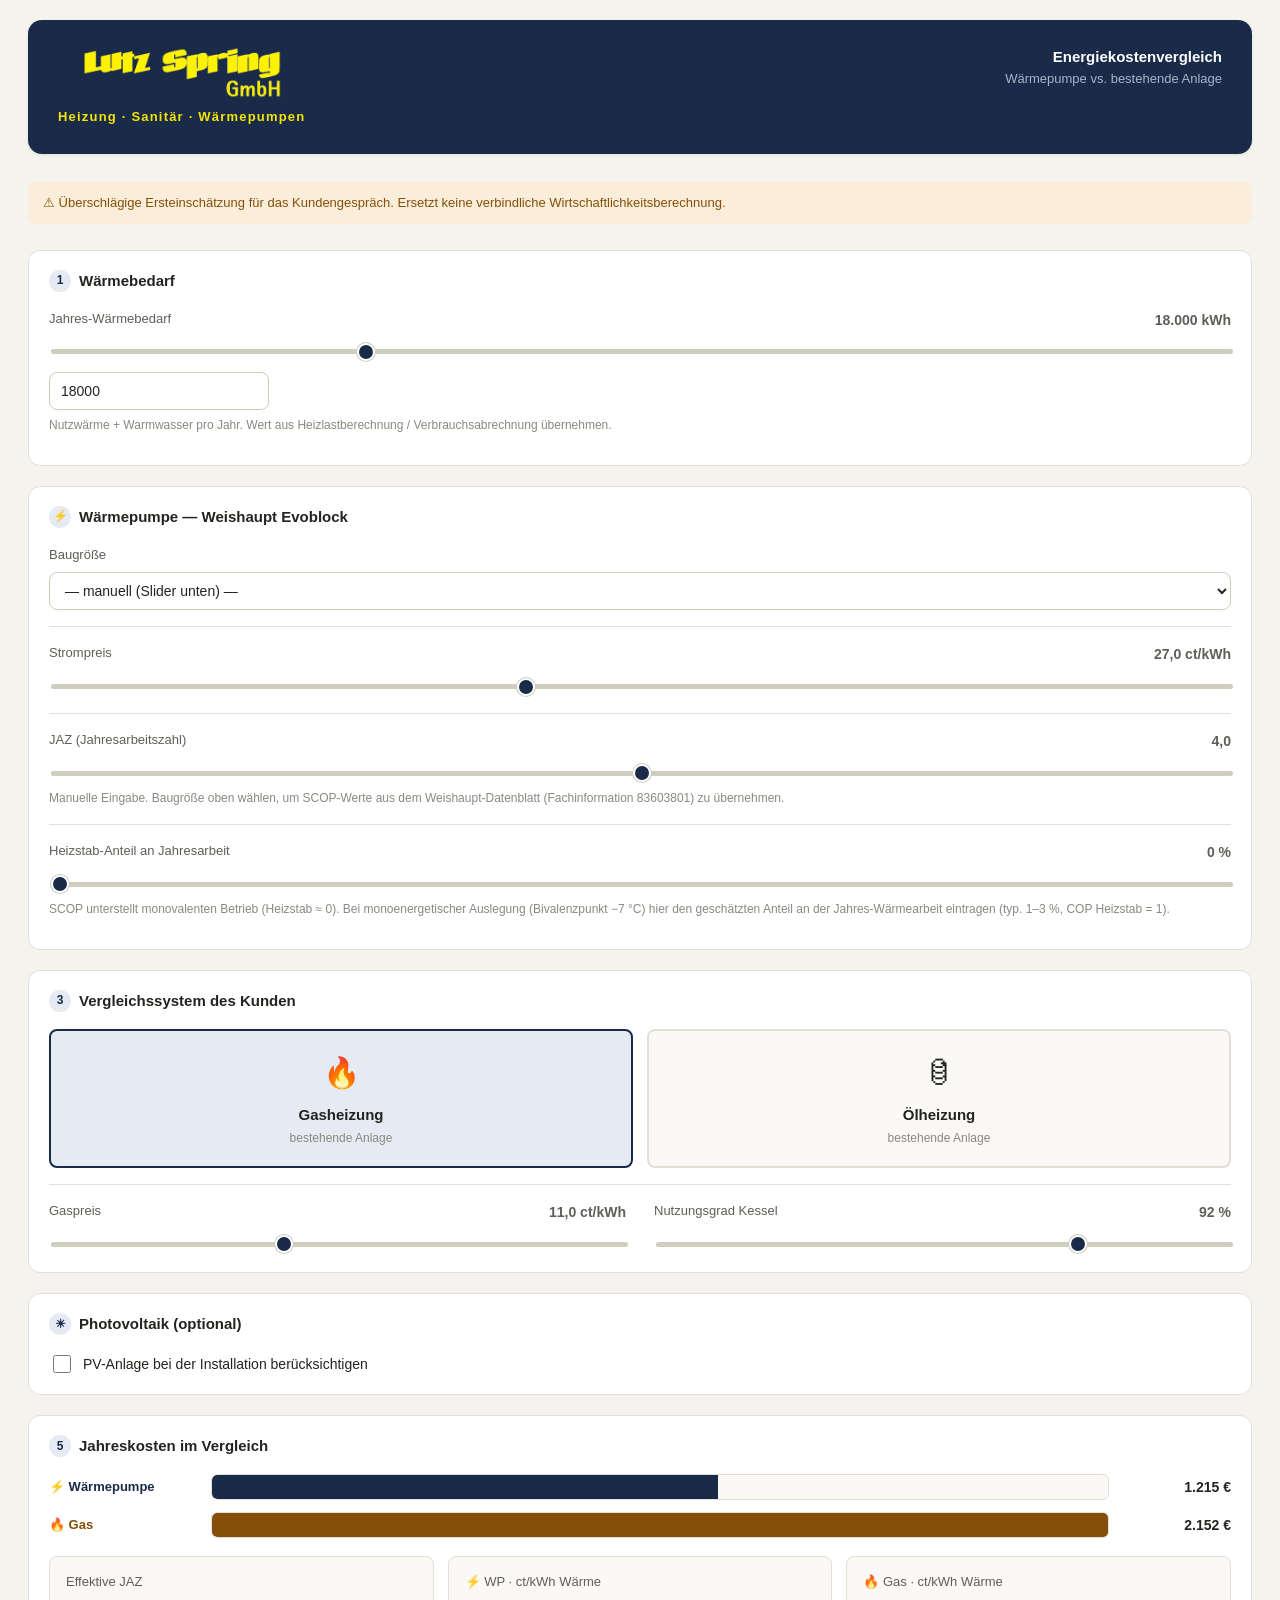
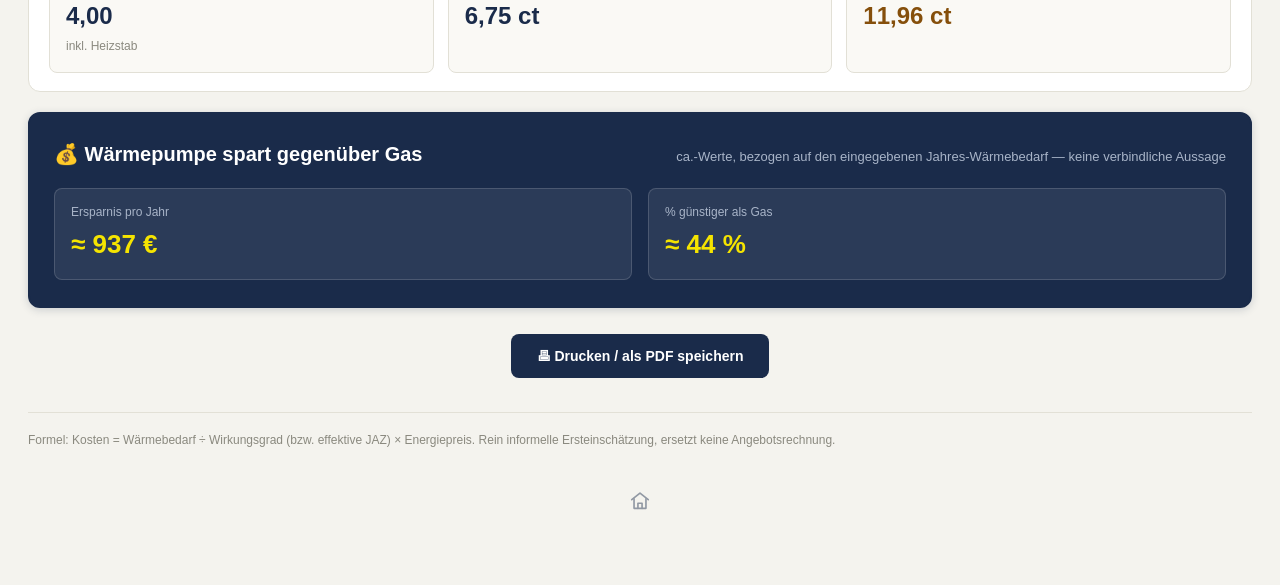
<file: kostenvergleich.html>
<!DOCTYPE html>
<html lang="de">
<head>
<meta charset="UTF-8">
<meta name="viewport" content="width=device-width, initial-scale=1.0">
<title>Energiekostenvergleich · Lutz Spring GmbH</title>
<link rel="stylesheet" href="theme.css">
<style>
  /* Datei-eigene Namen -> zentrale Tokens aus theme.css.
     Farbwerte stehen ausschliesslich in theme.css. */
  :root{
    --accent:      var(--brand-navy);
    --accent-text: var(--brand-navy);
  }
  *{box-sizing:border-box;}
  body{
    margin:0; background:var(--bg); color:var(--text);
    font-family:var(--font); font-size:16px; line-height:1.6;
    -webkit-font-smoothing:antialiased;
  }
  .wrap{width:100%; max-width:1400px; margin:0 auto; padding:0 28px 60px;}
  @media (max-width:700px){ .wrap{padding:0 14px 50px;} }
  header{
    display:flex; align-items:flex-start; justify-content:space-between;
    padding:26px 30px; margin:20px 0 28px;
    background:var(--brand-navy); border-radius:14px; flex-wrap:wrap; gap:16px;
    box-shadow:0 1px 3px var(--shadow-soft);
  }
  .brand{display:inline-flex; flex-direction:column; align-items:center; gap:8px;}
  .brand img.logo-img{width:200px; height:auto; display:block;}
  .brand-sub{color:var(--brand-yellow); font-size:13px; font-weight:600; letter-spacing:1.2px; text-align:center; white-space:nowrap;}
  .tool-title{font-size:13px; color:var(--text-on-dark-2); text-align:right; line-height:1.5;}
  .tool-title strong{display:block; color:var(--text-on-dark); font-size:15px; font-weight:600;}
  .zurueck{display:inline-flex; align-items:center; justify-content:center; width:48px; height:48px; flex-shrink:0; color:var(--accent); text-decoration:none; line-height:1; opacity:.45; transition:opacity .12s;}
  .zurueck:hover{opacity:1;}
  .zurueck:active{opacity:.3;}
  .hinweis{
    background:var(--warn-bg); border-radius:var(--radius);
    padding:11px 15px; margin-bottom:26px; font-size:13px;
    color:var(--warn); line-height:1.5;
  }
  .block{border:1px solid var(--border); border-radius:12px; padding:18px 20px; margin-bottom:20px; background:var(--card);}
  .block-title{font-size:15px; font-weight:600; margin-bottom:16px; display:flex; align-items:center; gap:8px;}
  .block-title .num{
    width:22px; height:22px; border-radius:50%; background:var(--accent-bg); color:var(--accent);
    display:inline-flex; align-items:center; justify-content:center; font-size:12px; font-weight:700; flex-shrink:0;
  }
  .grid-in{display:grid; grid-template-columns:repeat(auto-fit,minmax(250px,1fr)); gap:18px 28px;}
  label.fld{display:block; font-size:13px; color:var(--text-2); margin-bottom:7px;}
  .row{display:flex; align-items:center; gap:11px;}
  .val{font-size:14px; font-weight:600; min-width:66px; text-align:right;}
  select, input[type=number]{
    width:100%; height:38px; padding:0 11px; font-size:14px;
    font-family:var(--font); color:var(--text);
    background:var(--card); border:1px solid var(--border-strong);
    border-radius:var(--radius); outline:none;
  }
  select:focus, input[type=number]:focus{border-color:var(--accent); box-shadow:0 0 0 3px var(--accent-bg);}
  input[type=range]{width:100%; -webkit-appearance:none; appearance:none; height:5px; border-radius:3px; background:var(--border-strong); outline:none;}
  input[type=range]::-webkit-slider-thumb{-webkit-appearance:none; appearance:none; width:18px; height:18px; border-radius:50%; background:var(--accent); cursor:pointer; border:2px solid var(--card); box-shadow:0 0 0 1px var(--border-strong);}
  input[type=range]::-moz-range-thumb{width:18px; height:18px; border-radius:50%; background:var(--accent); cursor:pointer; border:2px solid var(--card);}
  input[type=range]:disabled::-webkit-slider-thumb{background:var(--success);}
  input[type=range]:disabled::-moz-range-thumb{background:var(--success);}
  .unit{font-size:14px; color:var(--text-2); white-space:nowrap;}
  .segment{display:inline-flex; border:1px solid var(--border-strong); border-radius:var(--radius); overflow:hidden;}
  .segment button{
    height:38px; padding:0 20px; font-size:13px; font-family:var(--font);
    background:var(--card); color:var(--text-2); border:none; cursor:pointer; border-right:1px solid var(--border-strong);
  }
  .segment button:last-child{border-right:none;}
  .segment button.active{background:var(--accent); color:var(--text-on-dark); font-weight:500;}
  .heizart-grid{display:grid; grid-template-columns:repeat(2,1fr); gap:14px;}
  .heizart-card{
    border:2px solid var(--border); border-radius:var(--radius); padding:18px 14px; text-align:center; cursor:pointer;
    background:var(--surface); transition:border-color .15s, background .15s;
  }
  .heizart-card:hover{border-color:var(--border-strong);}
  .heizart-card.active{border-color:var(--accent); background:var(--accent-bg);}
  .heizart-icon{font-size:30px; margin-bottom:6px;}
  .heizart-lbl{font-size:15px; font-weight:600;}
  .heizart-sub{font-size:12px; color:var(--text-3); margin-top:2px;}
  .section-label{font-size:13px; color:var(--text-2); margin-bottom:12px;}
  .subpanel{margin-top:16px; padding-top:16px; border-top:1px solid var(--border);}
  .stat-grid{display:grid; grid-template-columns:repeat(auto-fit,minmax(190px,1fr)); gap:14px;}
  .stat{background:var(--surface); border-radius:var(--radius); padding:15px 16px; border:1px solid var(--border);}
  .stat-lbl{font-size:13px; color:var(--text-2); margin-bottom:4px;}
  .stat-val{font-size:24px; font-weight:600;}
  .stat-sub{font-size:12px; color:var(--text-3); margin-top:2px;}
  .note{font-size:12px; color:var(--text-3); line-height:1.55; margin-top:6px;}
  .rec-card{border:2px solid var(--accent); border-radius:12px; padding:24px; background:var(--accent); box-shadow:0 2px 8px var(--shadow-navy-18);}
  .rec-head{display:flex; align-items:baseline; justify-content:space-between; margin-bottom:18px; flex-wrap:wrap; gap:6px;}
  .rec-name{font-size:20px; font-weight:600; color:var(--text-on-dark);}
  .rec-meta{font-size:13px; color:var(--text-on-dark-2);}
  .rec-stats{display:grid; grid-template-columns:repeat(auto-fit,minmax(190px,1fr)); gap:16px; margin-bottom:2px;}
  .rec-stat{background:var(--overlay-white-08); border-radius:var(--radius); padding:14px 16px; border:1px solid var(--overlay-white-15);}
  .rec-stat-lbl{font-size:12px; color:var(--text-on-dark-2);}
  .rec-stat-val{font-size:26px; font-weight:700; margin-top:2px; color:var(--brand-yellow);}
  .bars{display:flex; flex-direction:column; gap:12px; margin-top:6px;}
  .bar-row{display:grid; grid-template-columns:150px 1fr 110px; align-items:center; gap:12px;}
  .bar-label{font-size:13px; font-weight:600;}
  .bar-track{background:var(--surface); border:1px solid var(--border); border-radius:6px; height:26px; overflow:hidden;}
  .bar-fill{height:100%; border-radius:5px 0 0 5px; transition:width .3s ease;}
  .bar-value{font-size:14px; font-weight:600; text-align:right;}
  footer{margin-top:34px; padding-top:18px; border-top:1px solid var(--border); font-size:12px; color:var(--text-3); line-height:1.6;}
  @media print{
    @page{ margin:12mm; }
    *{ -webkit-print-color-adjust:exact !important; print-color-adjust:exact !important; color-adjust:exact !important; box-shadow:none !important; }
    body{ background:var(--card); font-size:12px; }
    .wrap{ max-width:100%; padding:0; }
    #print-btn-wrap{ display:none !important; }
    .zurueck{ display:none; }
    header{ padding:16px 20px; margin:0 0 16px; }
    .brand img.logo-img{ width:140px; }
    .hinweis{ page-break-inside:avoid; break-inside:avoid; }
    .block, .rec-card{ page-break-inside:avoid; break-inside:avoid; margin-bottom:12px; padding:14px 16px; }
    .block-title{ margin-bottom:10px; }
    .grid-in{ gap:10px 20px; }
    .subpanel{ margin-top:10px; padding-top:10px; }
    input[type=range]{ display:none; }
    #demand-num{ display:none; }
    select{ border:1px solid var(--print-border); background:var(--card) !important; color:var(--print-text) !important; height:30px; }
    .heizart-card{ cursor:default; padding:12px 10px; }
    .heizart-card:not(.active){ opacity:.55; }
    .heizart-icon{ font-size:22px; margin-bottom:3px; }
    .stat, .rec-stat{ padding:10px 12px; }
    .stat-val, .rec-stat-val{ font-size:19px; }
    .bar-track{ height:20px; }
    footer{ margin-top:16px; padding-top:10px; }
  }
</style>
</head>
<body>
<div class="wrap">

  <header>
    <div class="brand">
      <img class="logo-img" src="[data-uri]" alt="Lutz Spring GmbH">
      <div class="brand-sub">Heizung · Sanitär · Wärmepumpen</div>
    </div>
    <div class="tool-title">
      <strong>Energiekostenvergleich</strong>
      Wärmepumpe vs. bestehende Anlage
    </div>
  </header>

  <div class="hinweis">
    &#9888; Überschlägige Ersteinschätzung für das Kundengespräch. Ersetzt keine verbindliche Wirtschaftlichkeitsberechnung.
  </div>

  <!-- BLOCK 1: Wärmebedarf -->
  <div class="block">
    <div class="block-title"><span class="num">1</span> Wärmebedarf</div>
    <label class="fld">Jahres-Wärmebedarf <span class="val" id="v-demand" style="float:right;">18.000 kWh</span></label>
    <input type="range" id="demand" min="3000" max="60000" step="500" value="18000">
    <input type="number" id="demand-num" min="1000" max="200000" step="100" value="18000" style="margin-top:10px; max-width:220px;">
    <p class="note">Nutzwärme + Warmwasser pro Jahr. Wert aus Heizlastberechnung / Verbrauchsabrechnung übernehmen.</p>
  </div>

  <!-- BLOCK 2: Wärmepumpe -->
  <div class="block">
    <div class="block-title"><span class="num">&#9889;</span> Wärmepumpe — Weishaupt Evoblock</div>
    <div class="grid-in">
      <div>
        <label class="fld">Baugröße</label>
        <select id="webModel">
          <option value="none">— manuell (Slider unten) —</option>
          <option value="7/10">WEB 7/10 (1,7–10,0 kW)</option>
          <option value="9/14">WEB 9/14 (1,7–14,0 kW)</option>
          <option value="10/15">WEB 10/15 (2,7–15,0 kW)</option>
          <option value="13/20">WEB 13/20 (3,2–20,0 kW)</option>
        </select>
      </div>
      <div id="systemtemp-field" style="display:none;">
        <label class="fld">Systemtemperatur (bestimmt SCOP)</label>
        <select id="webSystemTemp">
          <option value="35">Flächenheizung / FBH — W35</option>
          <option value="55">Heizkörper — W55</option>
        </select>
      </div>
    </div>

    <div class="subpanel">
      <label class="fld">Strompreis <span class="val" id="v-strom" style="float:right;">27,0 ct/kWh</span></label>
      <input type="range" id="strom" min="15" max="45" step="0.5" value="27">
    </div>

    <div class="subpanel">
      <label class="fld">JAZ (Jahresarbeitszahl) <span class="val" id="v-jaz" style="float:right;">4,0</span></label>
      <input type="range" id="jaz" min="2.5" max="5.5" step="0.1" value="4.0">
      <p class="note" id="jaz-source">Manuelle Eingabe. Baugröße oben wählen, um SCOP-Werte aus dem Weishaupt-Datenblatt (Fachinformation 83603801) zu übernehmen.</p>
    </div>

    <div class="subpanel">
      <label class="fld">Heizstab-Anteil an Jahresarbeit <span class="val" id="v-heizstab" style="float:right;">0 %</span></label>
      <input type="range" id="heizstab" min="0" max="15" step="0.5" value="0">
      <p class="note">SCOP unterstellt monovalenten Betrieb (Heizstab ≈ 0). Bei monoenergetischer Auslegung (Bivalenzpunkt −7 °C) hier den geschätzten Anteil an der Jahres-Wärmearbeit eintragen (typ. 1–3 %, COP Heizstab = 1).</p>
    </div>
  </div>

  <!-- BLOCK 3: Vergleichssystem -->
  <div class="block">
    <div class="block-title"><span class="num">3</span> Vergleichssystem des Kunden</div>
    <div class="heizart-grid" id="compare-toggle">
      <div class="heizart-card active" data-sys="gas">
        <div class="heizart-icon">&#128293;</div>
        <div class="heizart-lbl">Gasheizung</div>
        <div class="heizart-sub">bestehende Anlage</div>
      </div>
      <div class="heizart-card" data-sys="oel">
        <div class="heizart-icon">&#128738;</div>
        <div class="heizart-lbl">Ölheizung</div>
        <div class="heizart-sub">bestehende Anlage</div>
      </div>
    </div>

    <div class="subpanel" id="fieldset-gas">
      <div class="grid-in">
        <div>
          <label class="fld">Gaspreis <span class="val" id="v-gas" style="float:right;">11,0 ct/kWh</span></label>
          <input type="range" id="gas" min="5" max="20" step="0.2" value="11">
        </div>
        <div>
          <label class="fld">Nutzungsgrad Kessel <span class="val" id="v-etagas" style="float:right;">92 %</span></label>
          <input type="range" id="etagas" min="75" max="98" step="1" value="92">
        </div>
      </div>
    </div>

    <div class="subpanel" id="fieldset-oel" style="display:none;">
      <div class="grid-in">
        <div>
          <label class="fld">Ölpreis <span class="val" id="v-oel" style="float:right;">95 ct/L</span></label>
          <input type="range" id="oel" min="40" max="150" step="1" value="95">
        </div>
        <div>
          <label class="fld">Nutzungsgrad Kessel <span class="val" id="v-etaoel" style="float:right;">88 %</span></label>
          <input type="range" id="etaoel" min="70" max="96" step="1" value="88">
        </div>
      </div>
      <p class="note">1 L Heizöl EL ≈ 10 kWh Heizwert.</p>
    </div>
  </div>

  <!-- BLOCK 4: Photovoltaik -->
  <div class="block">
    <div class="block-title"><span class="num">&#9728;</span> Photovoltaik (optional)</div>
    <label style="display:flex; align-items:center; gap:9px; cursor:pointer; font-size:14px; font-weight:500;">
      <input type="checkbox" id="pvEnabled" style="width:18px; height:18px; accent-color:var(--accent);">
      PV-Anlage bei der Installation berücksichtigen
    </label>

    <div id="pv-fields" style="display:none; margin-top:16px;">
      <div class="grid-in">
        <div>
          <label class="fld">PV-Anlagengröße <span class="val" id="v-pvkwp" style="float:right;">8,0 kWp</span></label>
          <input type="range" id="pvkwp" min="1" max="25" step="0.5" value="8">
        </div>
        <div>
          <label class="fld">Spezifischer Jahresertrag <span class="val" id="v-pvertrag" style="float:right;">950 kWh/kWp</span></label>
          <input type="range" id="pvertrag" min="800" max="1100" step="10" value="950">
        </div>
      </div>
      <div class="subpanel">
        <label class="fld">PV-Deckungsanteil des WP-Stromverbrauchs <span class="val" id="v-pvdeckung" style="float:right;">25 %</span></label>
        <input type="range" id="pvdeckung" min="0" max="60" step="1" value="25">
        <p class="note">Anteil des Wärmepumpen-Stromverbrauchs, der direkt aus der PV-Anlage gedeckt wird — ohne Speicher realistisch 15–30 %, mit Batteriespeicher oder SG-Ready-Steuerung (Weishaupt Energie-Management) auch 35–50 %. Da Heizbedarf und PV-Ertrag zeitlich oft auseinanderfallen (Winter), bleibt ein Großteil weiterhin netzbezogen.</p>
      </div>
      <div class="stat-grid" style="margin-top:14px;">
        <div class="stat">
          <div class="stat-lbl">PV-Ertrag pro Jahr</div>
          <div class="stat-val" id="pv-ertrag-jahr" style="color:var(--accent);">–</div>
        </div>
        <div class="stat">
          <div class="stat-lbl">Gedeckter WP-Stromanteil</div>
          <div class="stat-val" id="pv-gedeckt" style="color:var(--accent);">–</div>
        </div>
        <div class="stat">
          <div class="stat-lbl">Zusätzliche Ersparnis durch PV</div>
          <div class="stat-val" id="pv-ersparnis" style="color:var(--success);">–</div>
        </div>
      </div>
    </div>
  </div>

  <!-- BLOCK 5: Ergebnis -->
  <div class="block">
    <div class="block-title"><span class="num">5</span> Jahreskosten im Vergleich</div>
    <div class="bars">
      <div class="bar-row">
        <div class="bar-label" style="color:var(--accent)">&#9889; Wärmepumpe</div>
        <div class="bar-track"><div class="bar-fill" id="bar-wp" style="background:var(--accent);width:0%"></div></div>
        <div class="bar-value" id="val-wp">0 €</div>
      </div>
      <div class="bar-row" id="bar-row-pv" style="display:none;">
        <div class="bar-label" style="color:var(--gold-label)">&#9728; WP + PV</div>
        <div class="bar-track"><div class="bar-fill" id="bar-wp-pv" style="background:var(--gold-bar);width:0%"></div></div>
        <div class="bar-value" id="val-wp-pv">0 €</div>
      </div>
      <div class="bar-row">
        <div class="bar-label" id="bar-label-compare" style="color:var(--warn)">&#128293; Gas</div>
        <div class="bar-track"><div class="bar-fill" id="bar-compare" style="background:var(--warn);width:0%"></div></div>
        <div class="bar-value" id="val-compare">0 €</div>
      </div>
    </div>

    <div class="stat-grid" style="margin-top:18px;">
      <div class="stat">
        <div class="stat-lbl">Effektive JAZ</div>
        <div class="stat-val" id="ck-jazeff" style="color:var(--accent);">–</div>
        <div class="stat-sub">inkl. Heizstab</div>
      </div>
      <div class="stat">
        <div class="stat-lbl">&#9889; WP · ct/kWh Wärme</div>
        <div class="stat-val" id="ck-wp" style="color:var(--accent);">–</div>
      </div>
      <div class="stat">
        <div class="stat-lbl" id="ck-label-compare">&#128293; Gas · ct/kWh Wärme</div>
        <div class="stat-val" id="ck-compare" style="color:var(--warn);">–</div>
      </div>
    </div>
  </div>

  <!-- Ersparnis-Empfehlung -->
  <div class="rec-card">
    <div class="rec-head">
      <div class="rec-name">&#128176; Wärmepumpe<span id="rec-pv-tag"></span> spart gegenüber <span id="rec-label-compare">Gas</span></div>
      <div class="rec-meta">ca.-Werte, bezogen auf den eingegebenen Jahres-Wärmebedarf — keine verbindliche Aussage</div>
    </div>
    <div class="rec-stats">
      <div class="rec-stat">
        <div class="rec-stat-lbl">Ersparnis pro Jahr</div>
        <div class="rec-stat-val" id="sum-save">–</div>
      </div>
      <div class="rec-stat">
        <div class="rec-stat-lbl" id="sum-pct-label">% günstiger als Gas</div>
        <div class="rec-stat-val" id="sum-pct">–</div>
      </div>
    </div>
  </div>

  <div style="text-align:center; margin-top:26px;" id="print-btn-wrap">
    <button type="button" id="printBtn" style="height:44px; padding:0 26px; font-size:14px; font-weight:600; font-family:var(--font); color:var(--text-on-dark); background:var(--accent); border:none; border-radius:var(--radius); cursor:pointer;">
      &#128438; Drucken / als PDF speichern
    </button>
  </div>

  <footer>
    Formel: Kosten = Wärmebedarf ÷ Wirkungsgrad (bzw. effektive JAZ) × Energiepreis. Rein informelle Ersteinschätzung, ersetzt keine Angebotsrechnung.
  </footer>

  <div style="display:flex; justify-content:center; margin-top:26px;">
    <a class="zurueck" href="index.html" title="Zur Startseite" aria-label="Zur Startseite"><svg viewBox="0 0 24 24" width="22" height="22" fill="none" stroke="currentColor" stroke-width="1.8" stroke-linecap="round" stroke-linejoin="round"><path d="M3 10.5 12 3.5l9 7"/><path d="M5.5 9.5V20h13V9.5"/><path d="M9.75 20v-5.5h4.5V20"/></svg></a>
  </div>

</div>

<script>
  document.getElementById('printBtn').addEventListener('click', () => window.print());
</script>

<script>
const $ = id => document.getElementById(id);

const demandRange = $('demand');
const demandNum = $('demand-num');
const stromR = $('strom'), jazR = $('jaz'), heizstabR = $('heizstab'), gasR = $('gas'), etagasR = $('etagas'), oelR = $('oel'), etaoelR = $('etaoel');
const webModelSel = $('webModel'), webTempSel = $('webSystemTemp'), tempField = $('systemtemp-field'), jazSource = $('jaz-source');
const fieldsetGas = $('fieldset-gas'), fieldsetOel = $('fieldset-oel');
const toggleBtns = document.querySelectorAll('#compare-toggle .heizart-card');
const pvEnabledEl = $('pvEnabled'), pvFields = $('pv-fields'), pvkwpR = $('pvkwp'), pvertragR = $('pvertrag'), pvdeckungR = $('pvdeckung');
const barRowPv = $('bar-row-pv');

pvEnabledEl.addEventListener('change', () => {
  pvFields.style.display = pvEnabledEl.checked ? '' : 'none';
  calc();
});
[pvkwpR, pvertragR, pvdeckungR].forEach(el => el.addEventListener('input', calc));

let compareSystem = 'gas';

// SCOP-Werte (EN 14825) aus Weishaupt Fachinformation 83603801, April 2026
const webData = {
  '7/10':  { scop35: 5.09, scop55: 4.02, kwA7: 7.09 },
  '9/14':  { scop35: 4.59, scop55: 3.79, kwA7: 9.49 },
  '10/15': { scop35: 4.96, scop55: 3.99, kwA7: 10.07 },
  '13/20': { scop35: 4.89, scop55: 4.01, kwA7: 13.15 }
};

function applyWebModel(){
  const model = webModelSel.value;
  if(model === 'none'){
    tempField.style.display = 'none';
    jazR.disabled = false;
    jazSource.textContent = 'Manuelle Eingabe. Baugröße oben wählen, um SCOP-Werte aus dem Weishaupt-Datenblatt (Fachinformation 83603801) zu übernehmen.';
    calc();
    return;
  }
  tempField.style.display = '';
  const d = webData[model];
  const temp = webTempSel.value;
  const scop = temp === '35' ? d.scop35 : d.scop55;
  jazR.value = scop;
  jazR.disabled = true;
  jazSource.textContent = 'SCOP ' + temp + ' °C (EN 14825) für WEB ' + model + ' — Nennwärmeleistung bei A-7/W35: ' + d.kwA7.toLocaleString('de-DE') + ' kW. Quelle: Weishaupt Fachinformation 83603801.';
  calc();
}

webModelSel.addEventListener('change', applyWebModel);
webTempSel.addEventListener('change', applyWebModel);

function toggleCompareFieldsets(){
  fieldsetGas.style.display = compareSystem === 'gas' ? '' : 'none';
  fieldsetOel.style.display = compareSystem === 'oel' ? '' : 'none';
  toggleBtns.forEach(b => b.classList.toggle('active', b.dataset.sys === compareSystem));
  calc();
}

toggleBtns.forEach(b => b.addEventListener('click', () => {
  compareSystem = b.dataset.sys;
  toggleCompareFieldsets();
}));

function fmtEUR(v){
  return v.toLocaleString('de-DE', {maximumFractionDigits:0}) + ' €';
}
function fmtCt(v){
  return v.toLocaleString('de-DE', {minimumFractionDigits:2, maximumFractionDigits:2}) + ' ct';
}

function sync(){
  demandNum.value = demandRange.value;
}

function calc(){
  const demand = parseFloat(demandNum.value) || 0;

  const strom = parseFloat(stromR.value);   // ct/kWh
  const jazNominal = parseFloat(jazR.value);
  const heizstabPct = parseFloat(heizstabR.value) / 100;
  const jazEffective = heizstabPct > 0
    ? 1 / ((1 - heizstabPct) / jazNominal + heizstabPct / 1)
    : jazNominal;

  const gasPreis = parseFloat(gasR.value);  // ct/kWh
  const etaGas = parseFloat(etagasR.value) / 100;

  const oelPreis = parseFloat(oelR.value);  // ct/L
  const etaOel = parseFloat(etaoelR.value) / 100;
  const oelCtPerKwh = oelPreis / 10;

  const ckWP = strom / jazEffective;
  const ckGas = gasPreis / etaGas;
  const ckOil = oelCtPerKwh / etaOel;

  const sys = compareSystem;
  const ckCompare = sys === 'gas' ? ckGas : ckOil;
  const compareColor = sys === 'gas' ? 'var(--warn)' : 'var(--danger)';
  const compareIcon = sys === 'gas' ? '\u{1F525}' : '\u{1F702}';
  const compareLabel = sys === 'gas' ? 'Gas' : 'Öl';
  const compareLabelIcon = compareIcon + ' ' + compareLabel;

  const costWP = demand * ckWP / 100;
  const costCompare = demand * ckCompare / 100;

  // PV-Berechnung (optional)
  const pvOn = pvEnabledEl.checked;
  const wpStromverbrauch = demand / jazEffective; // kWh Strom/Jahr für die WP
  let pvErtrag = 0, pvGedeckt = 0, pvErsparnis = 0, costWpPv = costWP;
  if(pvOn){
    const kwp = parseFloat(pvkwpR.value);
    const ertragProKwp = parseFloat(pvertragR.value);
    const deckungPct = parseFloat(pvdeckungR.value) / 100;
    pvErtrag = kwp * ertragProKwp;
    pvGedeckt = Math.min(wpStromverbrauch * deckungPct, pvErtrag);
    pvErsparnis = pvGedeckt * strom / 100;
    costWpPv = Math.max(costWP - pvErsparnis, 0);

    $('v-pvkwp').textContent = kwp.toLocaleString('de-DE', {minimumFractionDigits:1}) + ' kWp';
    $('v-pvertrag').textContent = ertragProKwp.toLocaleString('de-DE') + ' kWh/kWp';
    $('v-pvdeckung').textContent = pvdeckungR.value + ' %';
    $('pv-ertrag-jahr').textContent = pvErtrag.toLocaleString('de-DE', {maximumFractionDigits:0}) + ' kWh';
    $('pv-gedeckt').textContent = pvGedeckt.toLocaleString('de-DE', {maximumFractionDigits:0}) + ' kWh';
    $('pv-ersparnis').textContent = '≈ ' + fmtEUR(pvErsparnis);
  }

  $('v-demand').textContent = demand.toLocaleString('de-DE') + ' kWh';
  $('v-strom').textContent = strom.toLocaleString('de-DE', {minimumFractionDigits:1}) + ' ct/kWh';
  $('v-jaz').textContent = jazNominal.toLocaleString('de-DE', {minimumFractionDigits:1});
  $('v-heizstab').textContent = heizstabR.value + ' %';
  $('v-gas').textContent = gasPreis.toLocaleString('de-DE', {minimumFractionDigits:1}) + ' ct/kWh';
  $('v-etagas').textContent = etagasR.value + ' %';
  $('v-oel').textContent = oelPreis + ' ct/L';
  $('v-etaoel').textContent = etaoelR.value + ' %';

  $('ck-jazeff').textContent = jazEffective.toLocaleString('de-DE', {minimumFractionDigits:2, maximumFractionDigits:2});
  $('ck-wp').textContent = fmtCt(ckWP);
  $('ck-compare').textContent = fmtCt(ckCompare);
  $('ck-compare').style.color = compareColor;
  $('ck-label-compare').textContent = compareLabelIcon + ' · ct/kWh Wärme';

  $('val-wp').textContent = fmtEUR(costWP);
  $('val-compare').textContent = fmtEUR(costCompare);
  $('bar-label-compare').textContent = compareLabelIcon;
  $('bar-label-compare').style.color = compareColor;
  $('rec-label-compare').textContent = compareLabel;

  barRowPv.style.display = pvOn ? '' : 'none';
  if(pvOn){
    $('val-wp-pv').textContent = fmtEUR(costWpPv);
  }

  const maxCost = Math.max(costWP, costCompare, pvOn ? costWpPv : 0, 1);
  $('bar-wp').style.width = (costWP / maxCost * 100) + '%';
  if(pvOn){
    $('bar-wp-pv').style.width = (costWpPv / maxCost * 100) + '%';
  }
  const barCompare = $('bar-compare');
  barCompare.style.width = (costCompare / maxCost * 100) + '%';
  barCompare.style.background = compareColor;

  const finalWpCost = pvOn ? costWpPv : costWP;
  const save = costCompare - finalWpCost;
  const pct = costCompare > 0 ? (save / costCompare * 100) : 0;

  $('rec-pv-tag').textContent = pvOn ? ' + PV' : '';
  $('sum-save').textContent = '≈ ' + fmtEUR(save);
  $('sum-pct-label').textContent = '% günstiger als ' + compareLabel;
  $('sum-pct').textContent = '≈ ' + pct.toFixed(0) + ' %';
}

demandRange.addEventListener('input', () => { sync(); calc(); });
demandNum.addEventListener('input', () => { demandRange.value = demandNum.value; calc(); });
[stromR, jazR, heizstabR, gasR, etagasR, oelR, etaoelR].forEach(el => el.addEventListener('input', calc));

sync();
toggleCompareFieldsets();
applyWebModel();
</script>
</body>
</html>
</file>
<file: theme.css>
/* ============================================================
   theme.css — zentrale Design-Tokens der Lutz-Spring-Tools
   ------------------------------------------------------------
   EINZIGE QUELLE FÜR FARBEN, ABSTÄNDE UND SCHRIFT.
   Für ein Redesign ausschließlich diese Datei anfassen —
   die einzelnen Tool-Dateien greifen nur noch hierauf zu.

   Aufbau:
     1. Marke        – Corporate-Farben, nicht ohne Rücksprache ändern
     2. Flächen      – Hintergründe und Kartenflächen
     3. Text         – Textfarben nach Wichtigkeit
     4. Linien       – Rahmen und Trenner
     5. Interaktion  – Links, Buttons, Fokus
     6. Status       – Erfolg / Warnung / Fehler / Info
     7. Status-Detail– weiche Flächen, dunkle Textvarianten
     8. Zeilen       – Tabellen- und Zeilenzustände
     9. Bestand      – Goldfamilie für Lager-/Bestandsteile
    10. Grau         – neutrale Graustufen (Bildschirm + Druck)
    11. Druck        – Rollennamen der Druckansicht
    12. Schatten     – Schatten und Overlays
    13. Übrige Tools – Farben aus den anderen vier Dateien
    14. Form         – Radien, Schrift, Abstände
   ============================================================ */

:root{

  /* --- 1. Marke ------------------------------------------- */
  --brand-navy:        #1a2b4a;
  --brand-navy-light:  #28406b;
  --brand-navy-soft:   #2c4470;
  --brand-navy-dark:   #12203a;
  --brand-yellow:      #f5e400;
  --brand-yellow-alt:  #ffed00;

  /* --- 2. Flächen ----------------------------------------- */
  /* Warme Variante: Landingpage, Auslegung, Kostenvergleich */
  --bg:            #f4f3ee;
  --card:          #ffffff;
  --surface:       #faf9f5;

  /* Kühle Variante: Heizkörper, Bestandsaufnahme.
     REDESIGN-HINWEIS: Die beiden Flächenfamilien sind historisch
     gewachsen. Um alles auf einen Ton zu vereinheitlichen, hier
     einfach --bg-cool auf var(--bg) setzen. */
  --bg-cool:       #f4f6f9;
  --surface-cool:  #eef1f5;

  /* --- 3. Text -------------------------------------------- */
  --text:          #23231f;   /* Fließtext */
  --text-2:        #5f5e57;   /* Sekundär, Labels */
  --text-3:        #8a897f;   /* Tertiär, Hinweise */
  --text-on-dark:  #ffffff;   /* Text auf Navy-Flächen */

  /* Kühle Variante (Heizkörper, Bestandsaufnahme) */
  --text-cool:     #1c2733;
  --text-cool-2:   #5f6b7a;

  /* Warme Variante (Landingpage) */
  --text-warm:     #20242c;
  --text-warm-2:   #5d6672;

  /* --- 4. Linien ------------------------------------------ */
  --border:        #e2e0d6;
  --border-strong: #cfcdbf;
  --border-cool:   #d9dee6;

  /* --- 5. Interaktion ------------------------------------- */
  --interactive:        #3d7ab8;  /* Links, aktive Elemente */
  --interactive-strong: #2c6cb8;  /* Buttons, Hervorhebung */
  --interactive-dark:   #194a82;  /* Hover / gedrückt */
  --interactive-bg:     #e8f0fb;  /* Hinterlegte Info-Flächen */
  --accent-bg:          #e6ebf3;  /* Navy-Hinterlegung */

  /* --- 6. Status ------------------------------------------ */
  --success:       #3b6d11;
  --success-bg:    #eaf3de;
  --status-green:  #2e7d4f;
  --status-green-bg: #e6f4ea;

  --warn:          #854f0b;
  --warn-bg:       #faeeda;
  --status-amber:  #c77d1a;
  --status-amber-bg: #fff7e6;

  --danger:        #a32d2d;
  --danger-bg:     #fcebeb;
  --status-red:    #b23b3b;
  --status-red-bg: #f4dede;


  /* --- 7. Status-Detailfarben ------------------------------
     Feinabstufungen fuer Badges und Hinweisboxen. Die Basisfarben
     stehen in Abschnitt 6; hier liegen die weicheren Flaechen und
     die dunkleren Textvarianten, die darauf lesbar bleiben. */
  --success-text:          #1a6e3a;
  --success-text-deep:     #1e5a38;
  --success-bg-soft:       #e3f1e8;

  --warn-text:             #7a5410;
  --warn-text-strong:      #5c3f0c;
  --warn-bg-soft:          #faf0dd;
  --warn-bg-neutral:       #f6f3ea;
  --warn-border-gold:      #c9a94a;
  --warn-text-gold:        #6b5518;

  --danger-text:           #992222;
  --danger-border:         #c0392b;
  --danger-strong:         #a83232;
  --danger-bg-soft:        #f1d4d4;
  --danger-bg-soft-hover:  #e8bcbc;
  --danger-bg-faint:       #fdf2f2;

  --info-text:             #1c4a72;
  --info-bg-soft:          #eef4fb;

  /* --- 8. Tabellen- und Zeilenzustaende --------------------- */
  --row-hover:             #f0f5fa;   /* Hover ueber eine Ergebniszeile */
  --row-best-bg:           #eaf5ee;   /* beste Treffer               */
  --row-best-hover:        #e0f0e6;
  --row-active-bg:         #dfeaf6;   /* angeklickte Zeile           */
  --row-lager-bg:          #eff5fc;   /* Zeile aus dem Lagerbestand  */
  --row-lager-hover:       #e2eefa;
  --track-bg:              #e5e9ef;   /* Schiene von Fortschrittsbalken */
  --surface-cool-hover:    #e9eef4;
  --neutral-bg-warm:       #f4f4f0;
  --placeholder:           #aab2bd;

  /* --- 9. Bestand / Lager (Goldfamilie) ---------------------
     Kennzeichnet vorhandene Heizkoerper aus dem Bestand. */
  --bestand:               #d4a017;
  --bestand-border:        #e0cf5a;
  --bestand-bg:            #fdf9e3;
  --bestand-bg-soft:       #fff8e6;
  --bestand-bg-faint:      #fffdf0;
  --bestand-text:          #5c4a0c;
  --bestand-label:         #7a5c0c;
  --on-yellow:             #3a3000;   /* Text auf --brand-yellow */
  --on-gold:               #3a2f08;   /* Text auf --bestand      */

  /* --- 10. Neutrale Graustufen ------------------------------
     Reine Grauwerte ohne Farbstich. Werden sowohl auf dem Bildschirm
     (Tabellen in bestandsaufnahme) als auch im Druck gebraucht –
     deshalb einmal hier definiert und unten nur referenziert. */
  --gray-900:              #000000;
  --gray-800:              #333333;
  --gray-700:              #555555;
  --gray-600:              #666666;
  --gray-500:              #777777;
  --gray-400:              #aaaaaa;
  --gray-350:              #bbbbbb;
  --gray-300:              #cccccc;
  --gray-250:              #dddddd;
  --gray-200:              #e5e5e5;
  --gray-150:              #eeeeee;

  /* --- 11. Druckansicht ------------------------------------
     Im Druck gilt nicht die Bildschirmpalette; Flaechen sollen dort
     neutral und kontrastreich sein. Die Grauwerte kommen aus der
     Skala oben, die Rollennamen bleiben fuer ein Redesign erhalten. */
  --print-text:            var(--gray-900);
  --print-text-2:          var(--gray-700);
  --print-text-3:          var(--gray-600);
  --print-text-4:          var(--gray-500);
  --print-th-text:         var(--gray-800);
  --print-on-navy-2:       #e8edf4;
  --print-border:          var(--gray-300);
  --print-border-light:    var(--gray-250);
  --print-border-strong:   var(--gray-350);
  --print-border-faint:    var(--gray-200);
  --print-note-bg:         #fff6d6;
  --print-note-border:     #e3c94a;
  --print-note-text:       #6b5a1e;
  --print-bestand-bg:      #fde9a8;

  /* --- 12. Schatten und Overlays ---------------------------
     Overlays liegen auf Navy- oder Gelbflaechen; sie brauchen
     Transparenz, damit der Untergrund durchscheint. */
  --shadow-sm:             rgba(0,0,0,.04);
  --shadow-md:             rgba(0,0,0,.15);
  --shadow-lg:             rgba(0,0,0,.25);

  --overlay-white-12:      rgba(255,255,255,.12);
  --overlay-white-14:      rgba(255,255,255,.14);
  --overlay-white-15:      rgba(255,255,255,.15);
  --overlay-white-16:      rgba(255,255,255,.16);
  --overlay-white-25:      rgba(255,255,255,.25);
  --overlay-white-30:      rgba(255,255,255,.3);

  --shadow-soft:           rgba(0,0,0,.08);
  --shadow-navy-13:        rgba(26,43,74,.13);
  --shadow-navy-18:        rgba(26,43,74,.18);
  --overlay-white-08:      rgba(255,255,255,.08);

  --focus-ring:            rgba(61,122,184,.15);
  --accent-glow:           rgba(61,122,184,.12);
  --lager-overlay-bg:      rgba(44,108,184,.30);
  --lager-overlay-border:  rgba(120,180,255,.5);
  --bestand-overlay-bg:    rgba(245,228,0,.15);
  --bestand-overlay-border:rgba(245,228,0,.5);

  /* --- 13. Farben der uebrigen Tools -----------------------
     Aus auslegung / kostenvergleich / bestandsaufnahme / index
     herausgeloest. Werte unveraendert uebernommen. */

  /* Gedaempfter Text auf Navy (Werkzeugtitel in der Kopfzeile) */
  --text-on-dark-2:        #a8b4c8;
  /* Kraeftigerer kuehler Fliesstext (bestandsaufnahme)         */
  --text-cool-strong:      #1c2430;
  --info-text-strong:      #123a63;

  /* Goldfamilie der Prognose- und Kostenboxen.
     Eigenstaendig gegenueber --bestand (#d4a017). */
  --gold:                  #c98a2b;
  --gold-hover:            #b5771f;
  --gold-text:             #8a5e1a;
  --gold-bg:               #fdf8f0;
  --gold-label:            #b8860b;
  --gold-bar:              #e0a11c;

  /* Helle Blauflaechen (Boxen, weiche Buttons) */
  --blue-bg:               #f5f8fc;
  --blue-bg-2:             #f6f9fd;
  --blue-hover:            #d5dfec;
  --blue-soft:             #e4eaf1;
  --blue-soft-hover:       #d5dfeb;

  /* Herstellerkennzeichnung im Lagerbestand */
  --mfr-verteo:            #5a3ea0;
  --mfr-arbonia:           #3a7d5a;
  --mfr-zehnder:           #8a6d1e;

  /* Platzhalterflaeche der Kacheln auf der Landingpage */
  --thumb-bg:              #dedbd2;

  /* ACHTUNG, fast identische Paare – bewusst NICHT zusammengelegt,
     weil das eine Design-Entscheidung waere:
       --danger-bg-soft-hover  #e8bcbc  vs  ...-alt  #eec3c3
       --blue-hover            #d5dfec  vs  --blue-soft-hover #d5dfeb  */
  --danger-bg-soft-hover-alt: #eec3c3;

  /* --- 14. Form -------------------------------------------- */
  --radius:      8px;
  --radius-lg:   16px;
  --font: -apple-system, BlinkMacSystemFont, "Segoe UI", Roboto,
          Helvetica, Arial, sans-serif;
}
</file>
